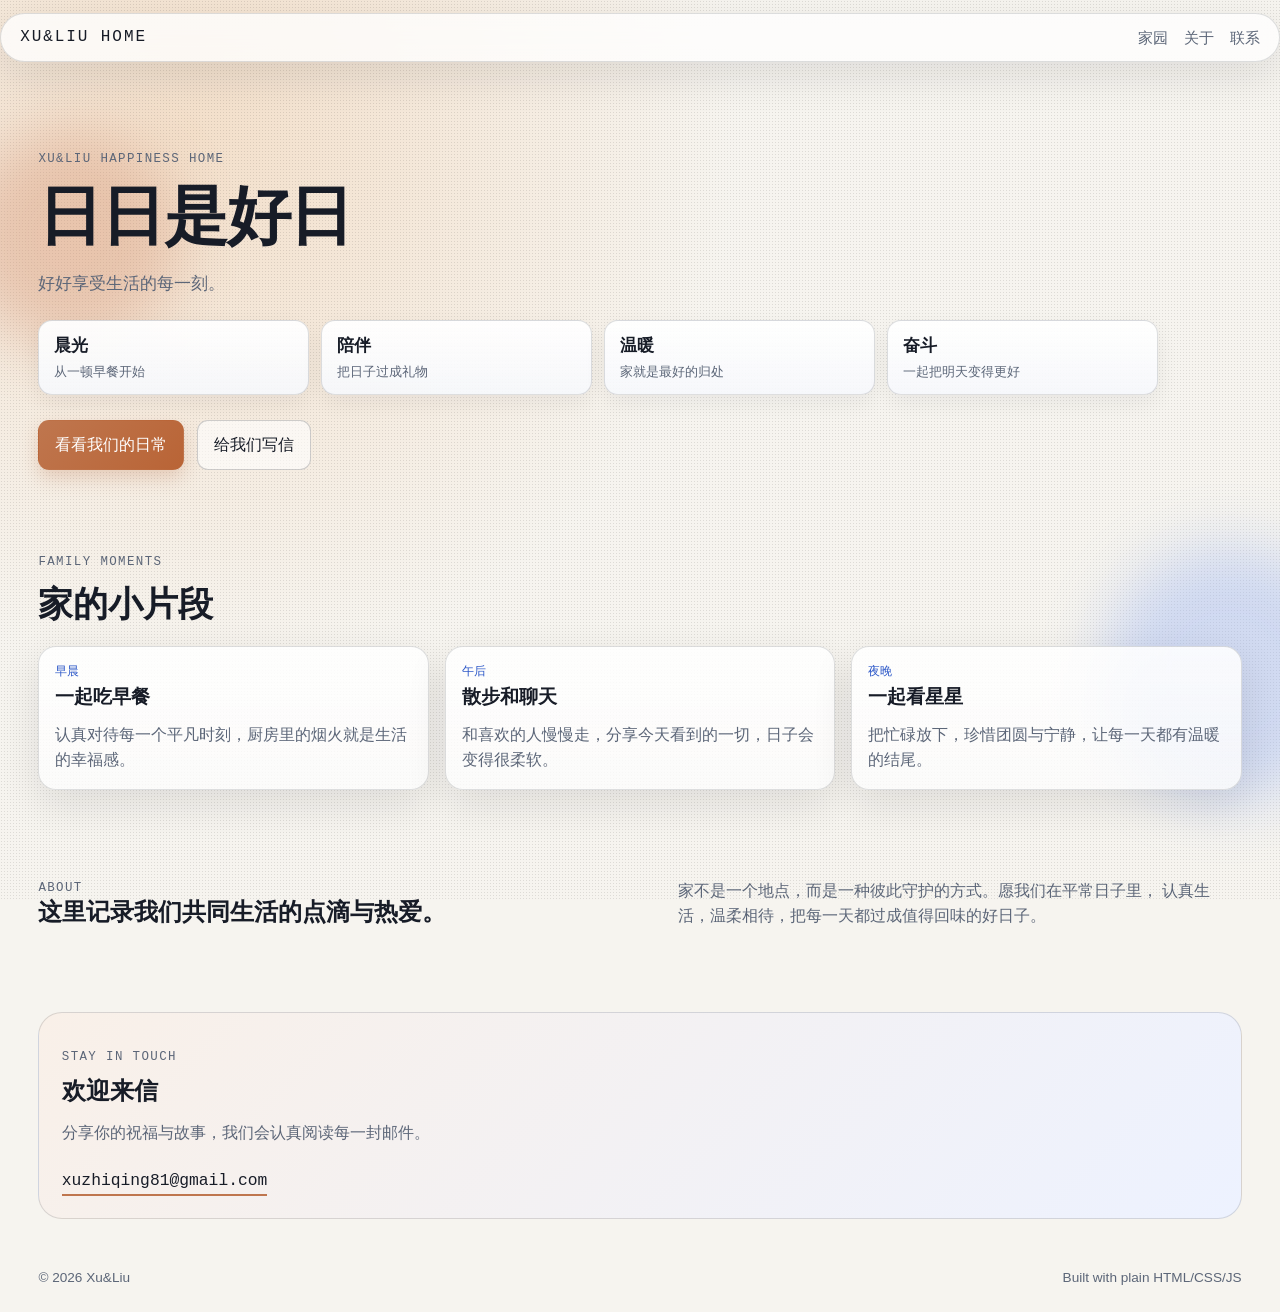
<file: index.html>
﻿<!doctype html>
<html lang="zh-CN">
<head>
  <meta charset="UTF-8" />
  <meta name="viewport" content="width=device-width, initial-scale=1.0" />
  <meta name="description" content="个人轻量化网站，展示简介、项目与联系方式。" />
  <link rel="icon" type="image/png" href="./favicon.png" />
  <title>Xu&amp;Liu happiness home</title>
  <link rel="stylesheet" href="./styles.css" />
</head>
<body>
  <div class="grain" aria-hidden="true"></div>
  <div class="orb orb-a" aria-hidden="true"></div>
  <div class="orb orb-b" aria-hidden="true"></div>

  <header class="topbar wrapper">
    <a class="brand" href="#home">XU&amp;LIU HOME</a>
    <nav>
      <a href="#projects">家园</a>
      <a href="#about">关于</a>
      <a href="#contact">联系</a>
    </nav>
  </header>

  <main id="home" class="wrapper">
    <section class="hero reveal">
      <p class="eyebrow">XU&amp;LIU HAPPINESS HOME</p>
      <h1>日日是好日</h1>
      <p class="lead">好好享受生活的每一刻。</p>
      <div class="hero-metrics">
        <div class="metric">
          <span class="metric-value">晨光</span>
          <span class="metric-label">从一顿早餐开始</span>
        </div>
        <div class="metric">
          <span class="metric-value">陪伴</span>
          <span class="metric-label">把日子过成礼物</span>
        </div>
        <div class="metric">
          <span class="metric-value">温暖</span>
          <span class="metric-label">家就是最好的归处</span>
        </div>
        <a id="open-effort-hub" class="metric metric-link" href="#effort-hub" aria-label="进入奋斗中心">
          <span class="metric-value">奋斗</span>
          <span class="metric-label">一起把明天变得更好</span>
        </a>
      </div>
      <div class="hero-actions">
        <a class="btn btn-solid" href="#projects">看看我们的日常</a>
        <a class="btn btn-ghost" href="#contact">给我们写信</a>
      </div>
    </section>

    <section id="effort-hub" class="section morning-report reveal hidden">
      <div class="morning-head">
        <div>
          <p class="eyebrow">EFFORT HUB</p>
          <h2>奋斗中心</h2>
        </div>
      </div>

      <p class="morning-line">先选择要查看的内容。</p>

      <div class="effort-tools">
        <button id="open-morning-report" class="effort-item" type="button">
          <span class="effort-item-title">晨报 <span id="effort-morning-date" class="effort-date">--</span></span>
          <span class="effort-item-desc">查看今日摘要与操作建议</span>
        </button>
        <a class="effort-item" href="./reports/gansu-history-411-volunteer-model-pro.html">
          <span class="effort-item-title">甘肃历史类 411 分志愿报告</span>
          <span class="effort-item-desc">查看 45 个志愿草表与选中项分析</span>
        </a>
        <a class="effort-item" href="./reports/china-power-market-reform-training.html">
          <span class="effort-item-title">中国电力市场改革培训</span>
          <span class="effort-item-desc">查看完整培训材料</span>
        </a>
      </div>

      <article id="morning-panel" class="morning-panel hidden" aria-live="polite">
        <div class="morning-head">
          <div>
            <p class="eyebrow">MORNING REPORT</p>
            <h3>晨报</h3>
          </div>
          <span id="morning-date" class="morning-date">2026-04-13</span>
        </div>

        <p id="morning-summary" class="morning-line">
          盘面偏震荡，建议以“低位吸纳+分批执行”为主，控制仓位，防止追高。
        </p>

        <div class="morning-grid">
          <article class="morning-card">
            <p class="morning-card-title">关键观察</p>
            <ul id="morning-highlights" class="morning-list">
              <li>成交额保持活跃，资金偏好电力与制造链。</li>
              <li>午后波动放大，需防短线回撤。</li>
              <li>政策面稳定，情绪中性偏谨慎。</li>
            </ul>
          </article>

          <article class="morning-card">
            <p class="morning-card-title">今日建议</p>
            <ul id="morning-actions" class="morning-list">
              <li>采购侧：分批挂单，避免一次性追价。</li>
              <li>报价侧：保持弹性区间，预留调整空间。</li>
              <li>风控侧：重点监控偏差电量与高波动时段。</li>
            </ul>
          </article>
        </div>

        <div class="morning-footer">
          <a id="morning-full-link" class="btn btn-solid" href="/morning/latest.html">阅读原文</a>
          <span class="morning-meta">自动展示当日最新晨报</span>
        </div>
      </article>
    </section>

    <section id="projects" class="section reveal">
      <div class="section-head">
        <p class="eyebrow">FAMILY MOMENTS</p>
        <h2>家的小片段</h2>
      </div>
      <div class="cards">
        <article class="card">
          <p class="tag">早晨</p>
          <h3>一起吃早餐</h3>
          <p>认真对待每一个平凡时刻，厨房里的烟火就是生活的幸福感。</p>
        </article>
        <article class="card">
          <p class="tag">午后</p>
          <h3>散步和聊天</h3>
          <p>和喜欢的人慢慢走，分享今天看到的一切，日子会变得很柔软。</p>
        </article>
        <article class="card">
          <p class="tag">夜晚</p>
          <h3>一起看星星</h3>
          <p>把忙碌放下，珍惜团圆与宁静，让每一天都有温暖的结尾。</p>
        </article>
      </div>
    </section>

    <section id="about" class="section split reveal">
      <div>
        <p class="eyebrow">ABOUT</p>
        <h2>这里记录我们共同生活的点滴与热爱。</h2>
      </div>
      <p>
        家不是一个地点，而是一种彼此守护的方式。愿我们在平常日子里，
        认真生活，温柔相待，把每一天都过成值得回味的好日子。
      </p>
    </section>

    <section id="contact" class="section contact reveal">
      <p class="eyebrow">STAY IN TOUCH</p>
      <h2>欢迎来信</h2>
      <p>分享你的祝福与故事，我们会认真阅读每一封邮件。</p>
      <a class="mail" href="mailto:xuzhiqing81@gmail.com">xuzhiqing81@gmail.com</a>
    </section>
  </main>

  <footer class="wrapper footer">
    <span>© 2026 Xu&amp;Liu</span>
    <span>Built with plain HTML/CSS/JS</span>
  </footer>

  <script src="./script.js" defer></script>
</body>
</html>
</file>
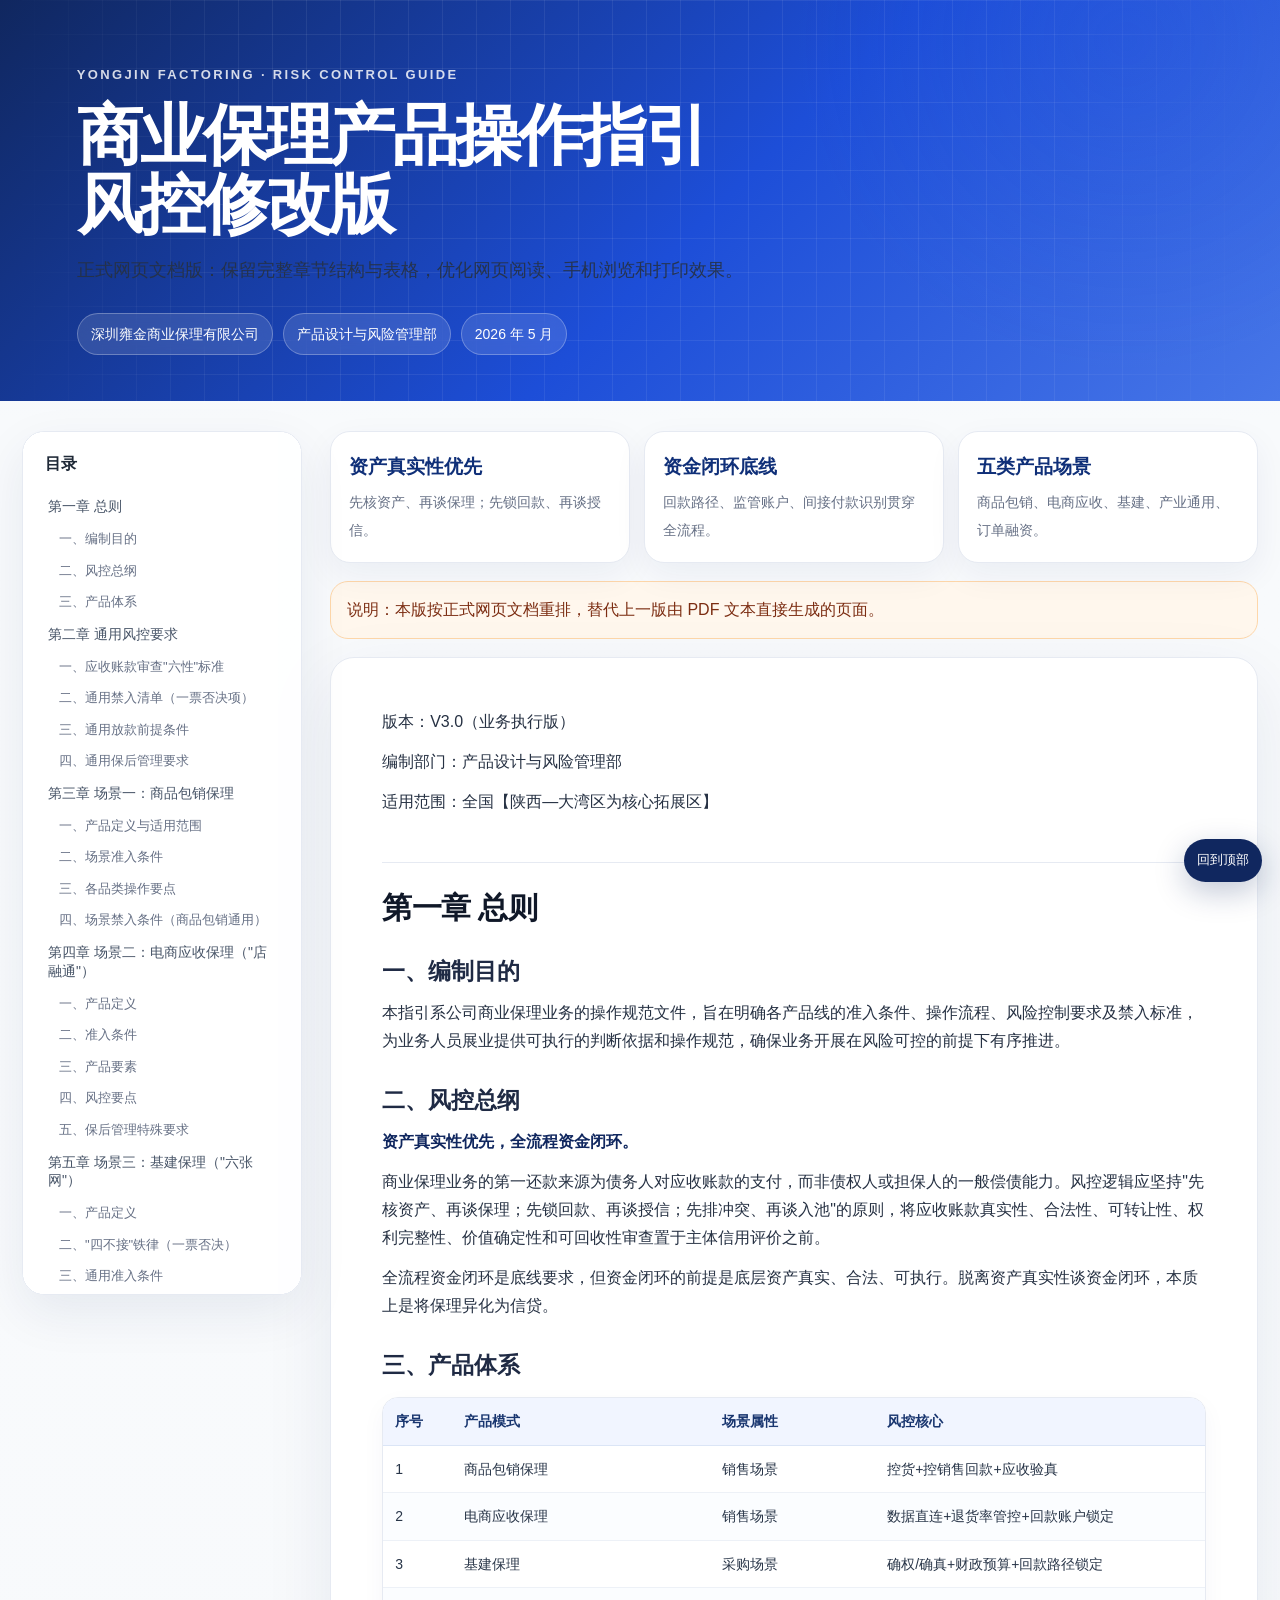
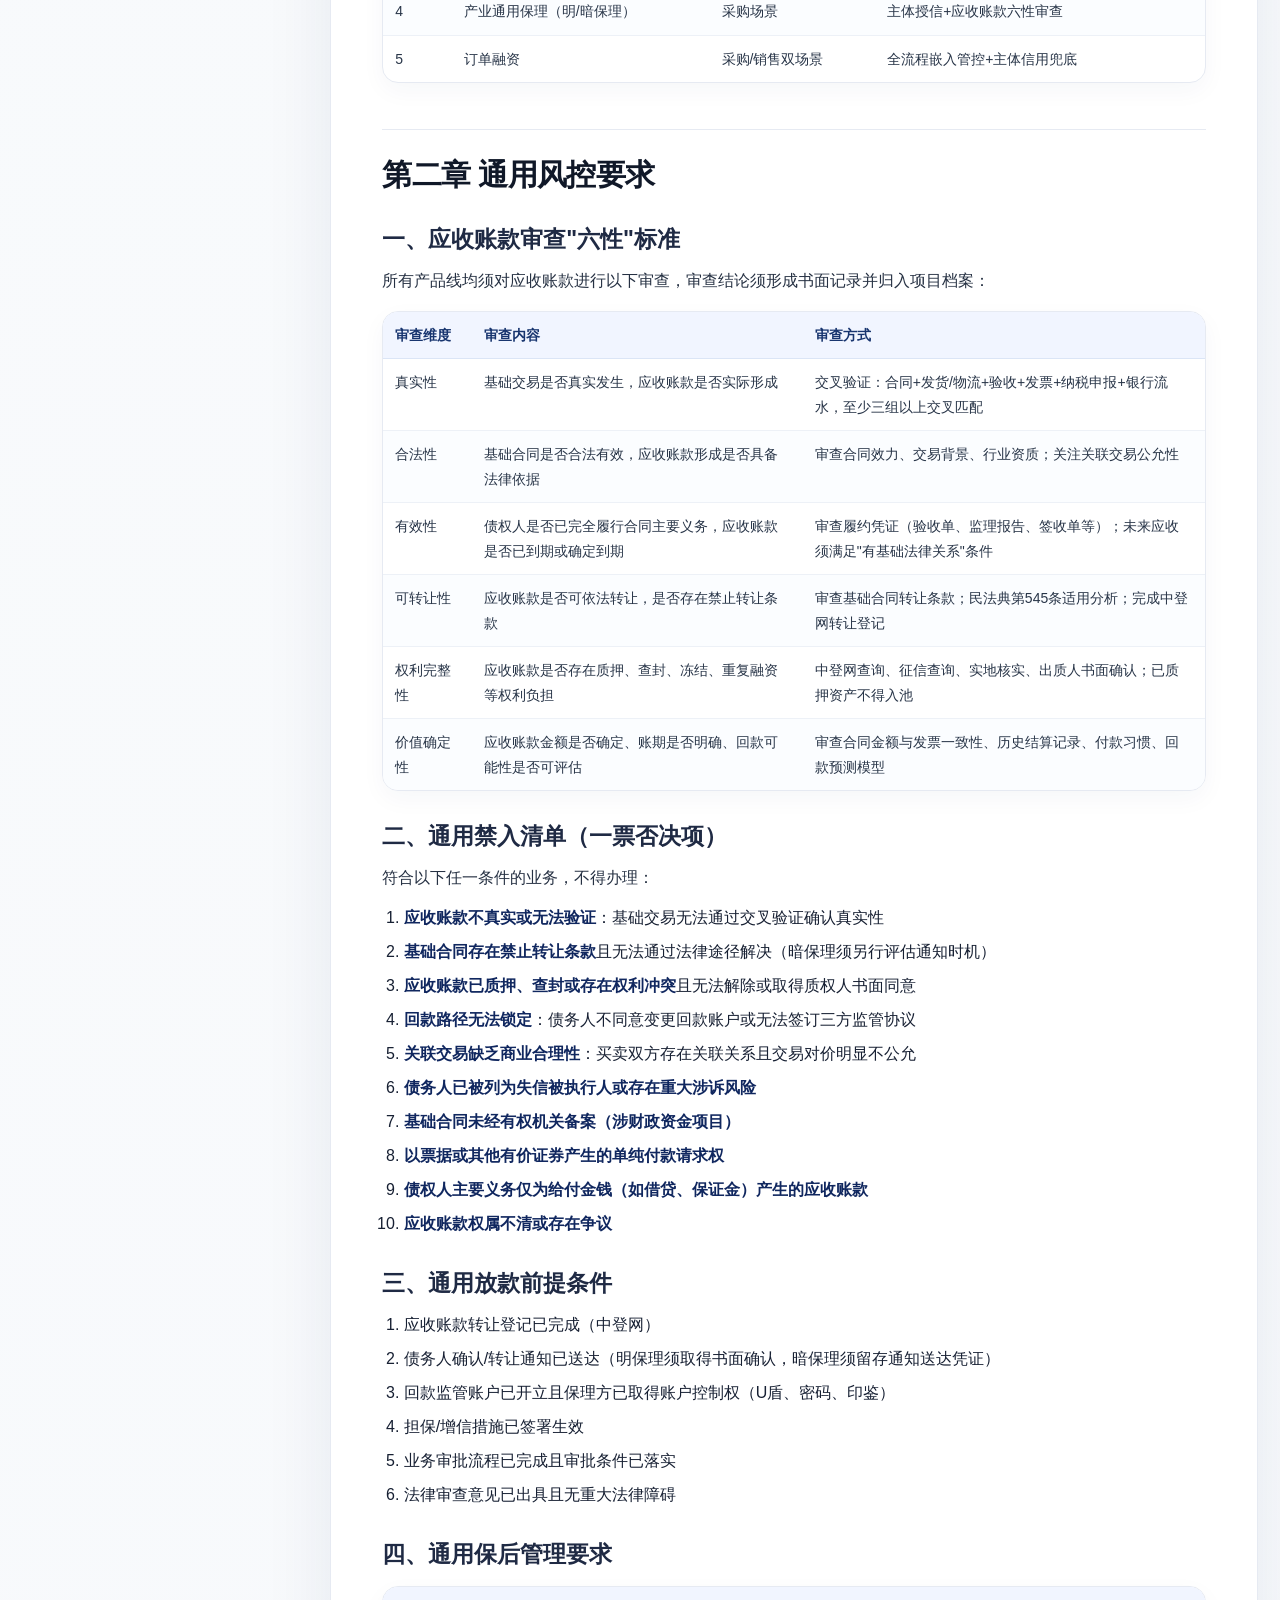
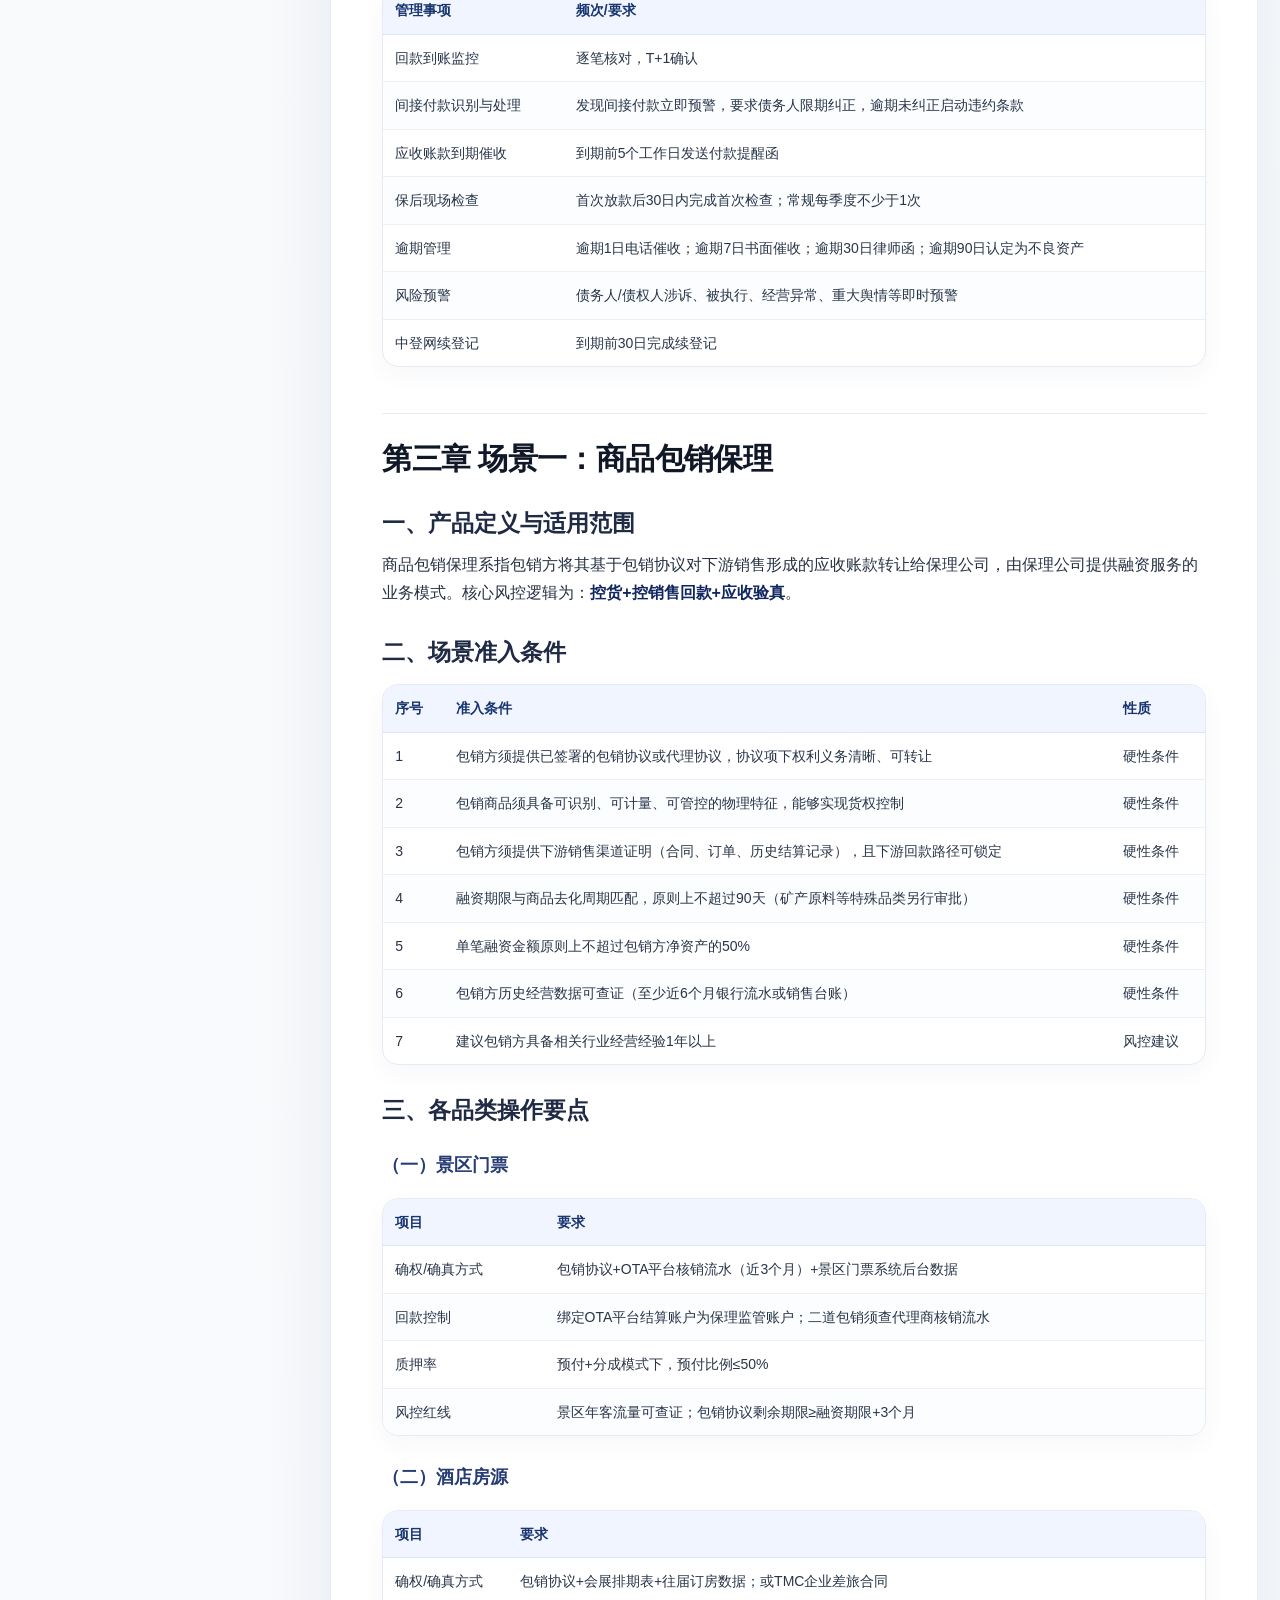
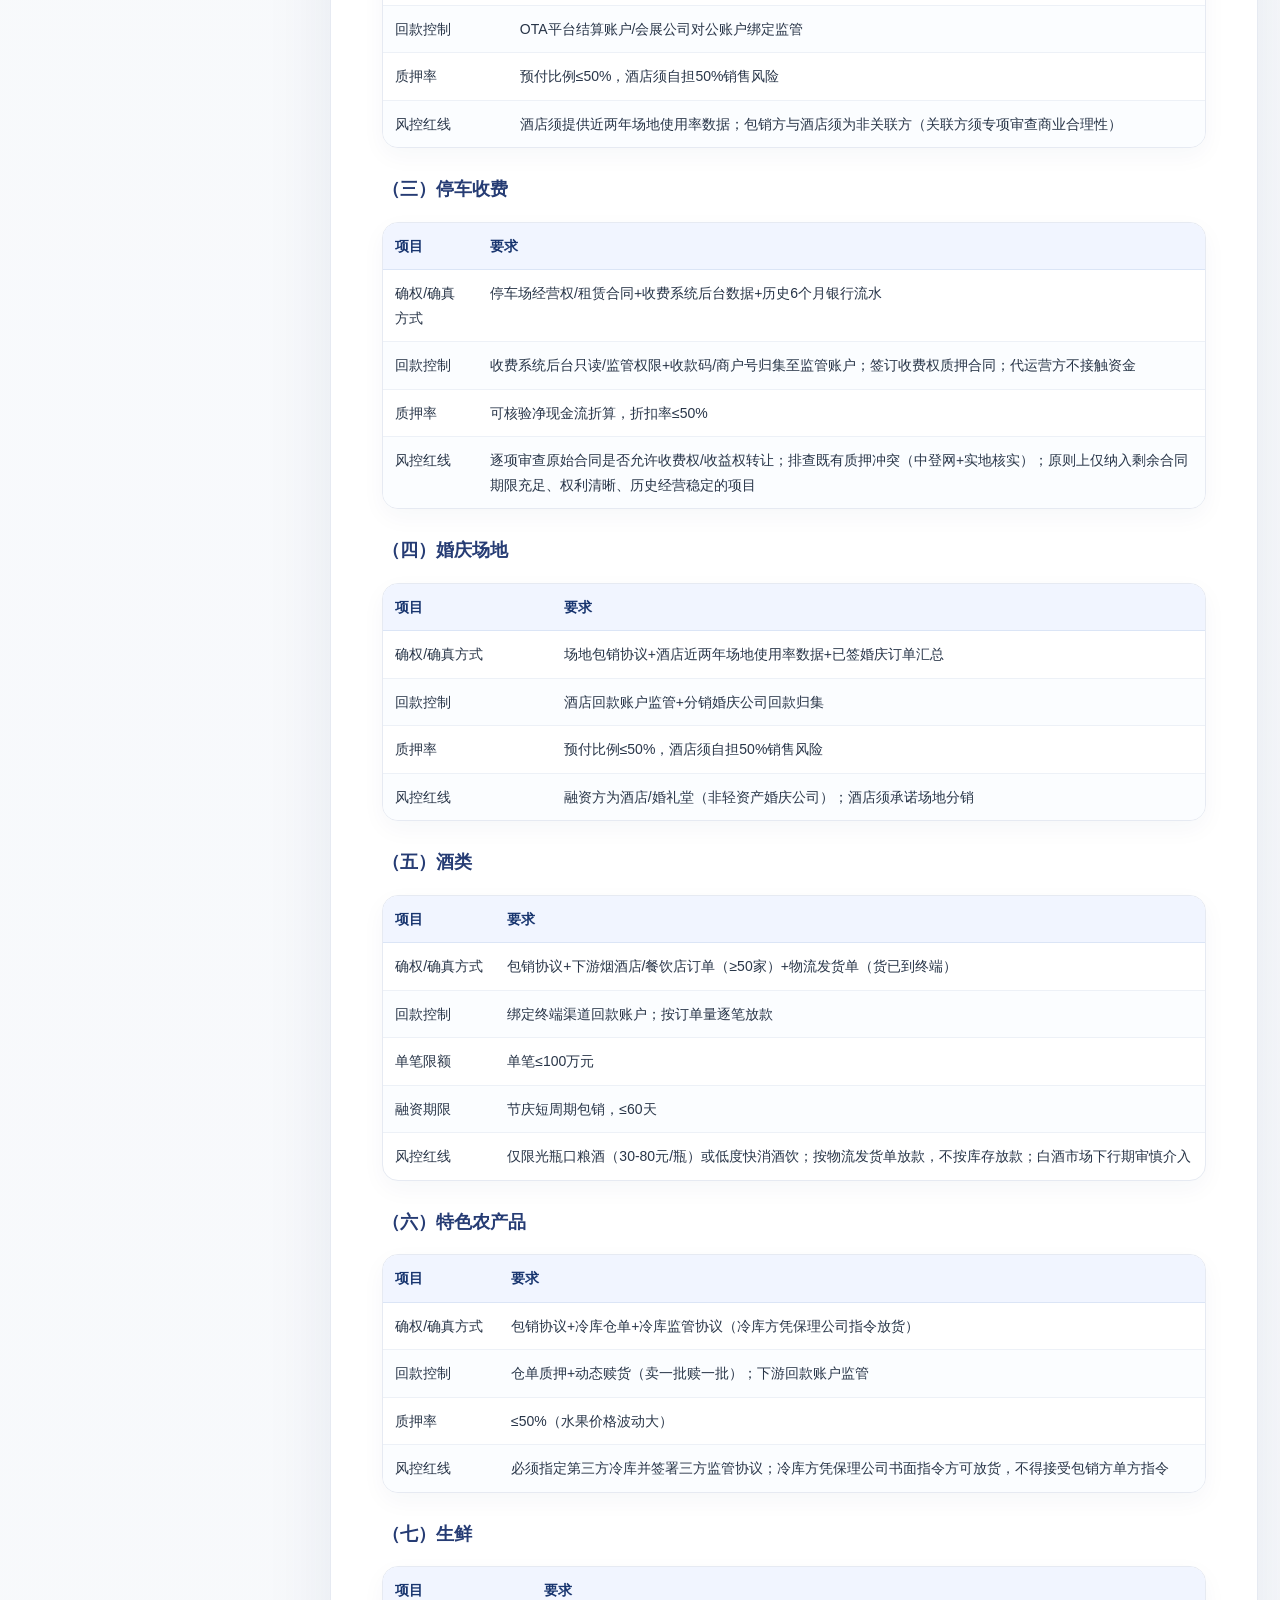
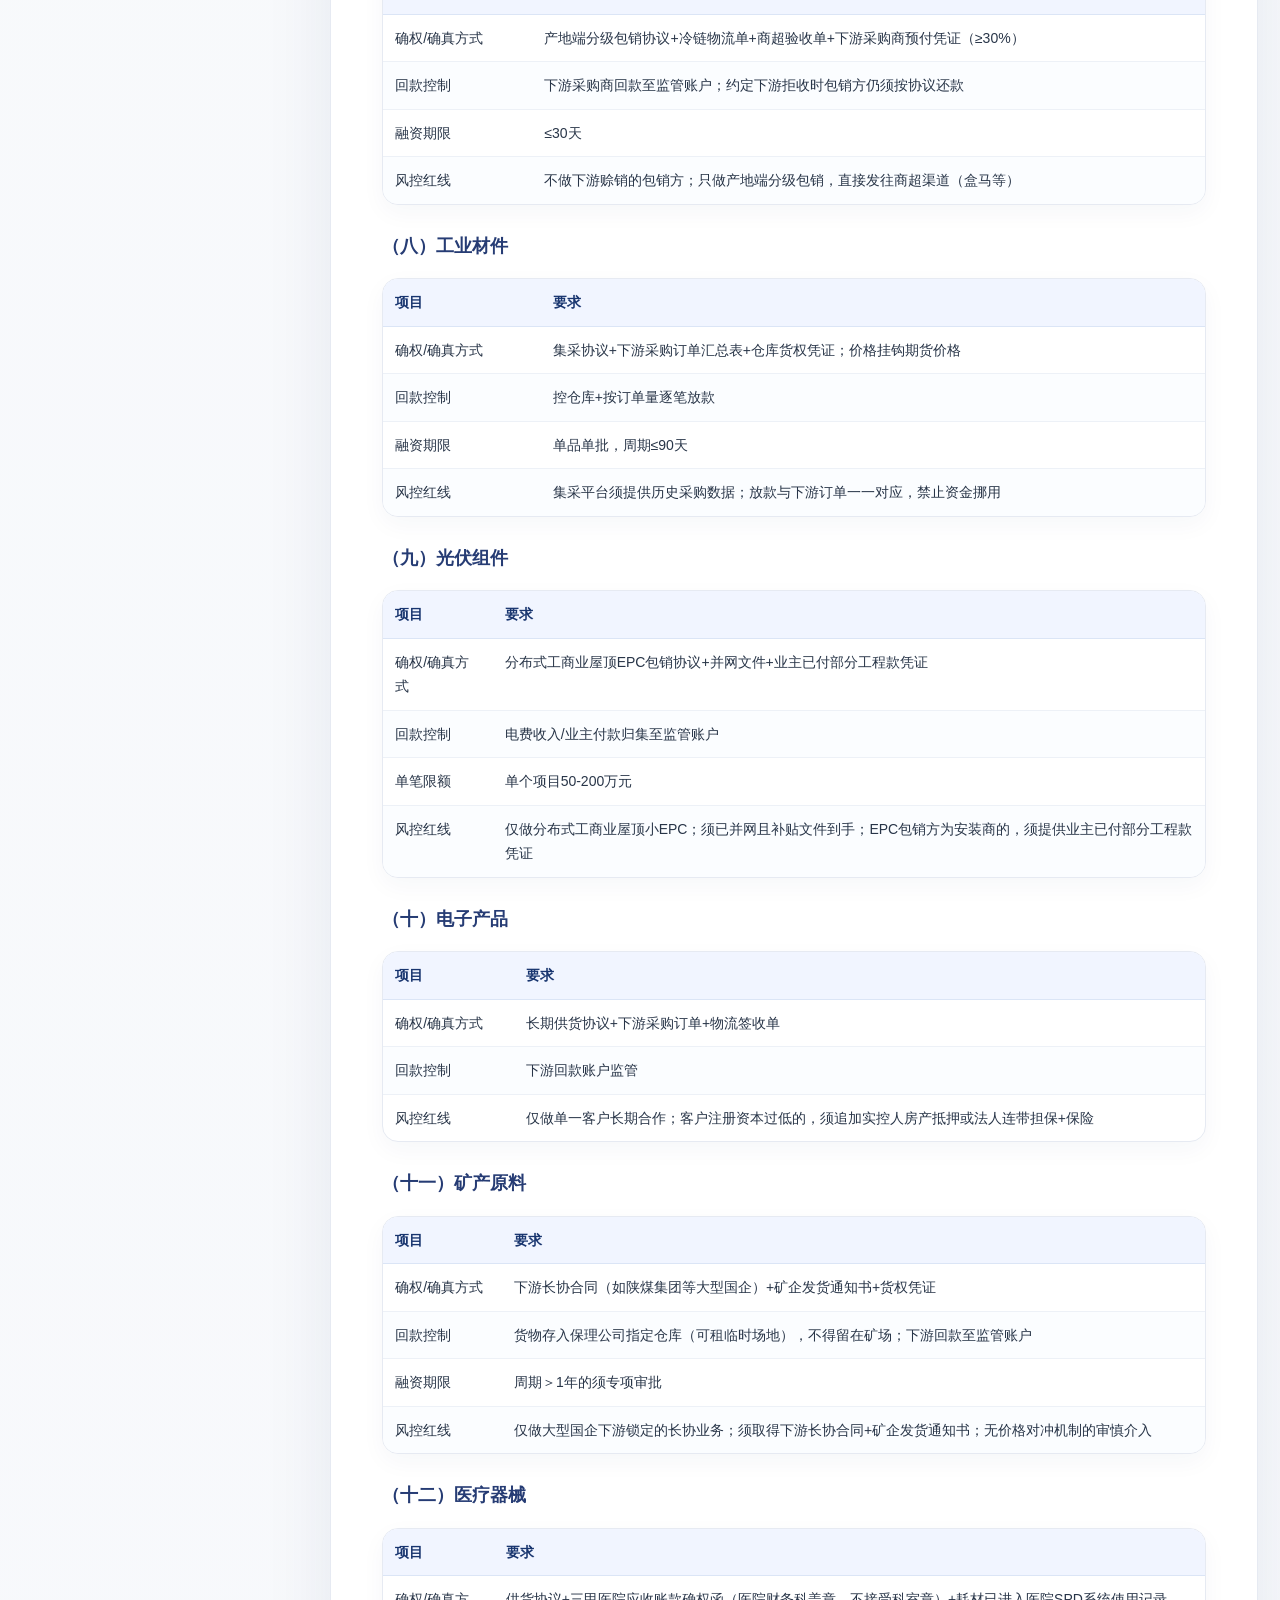
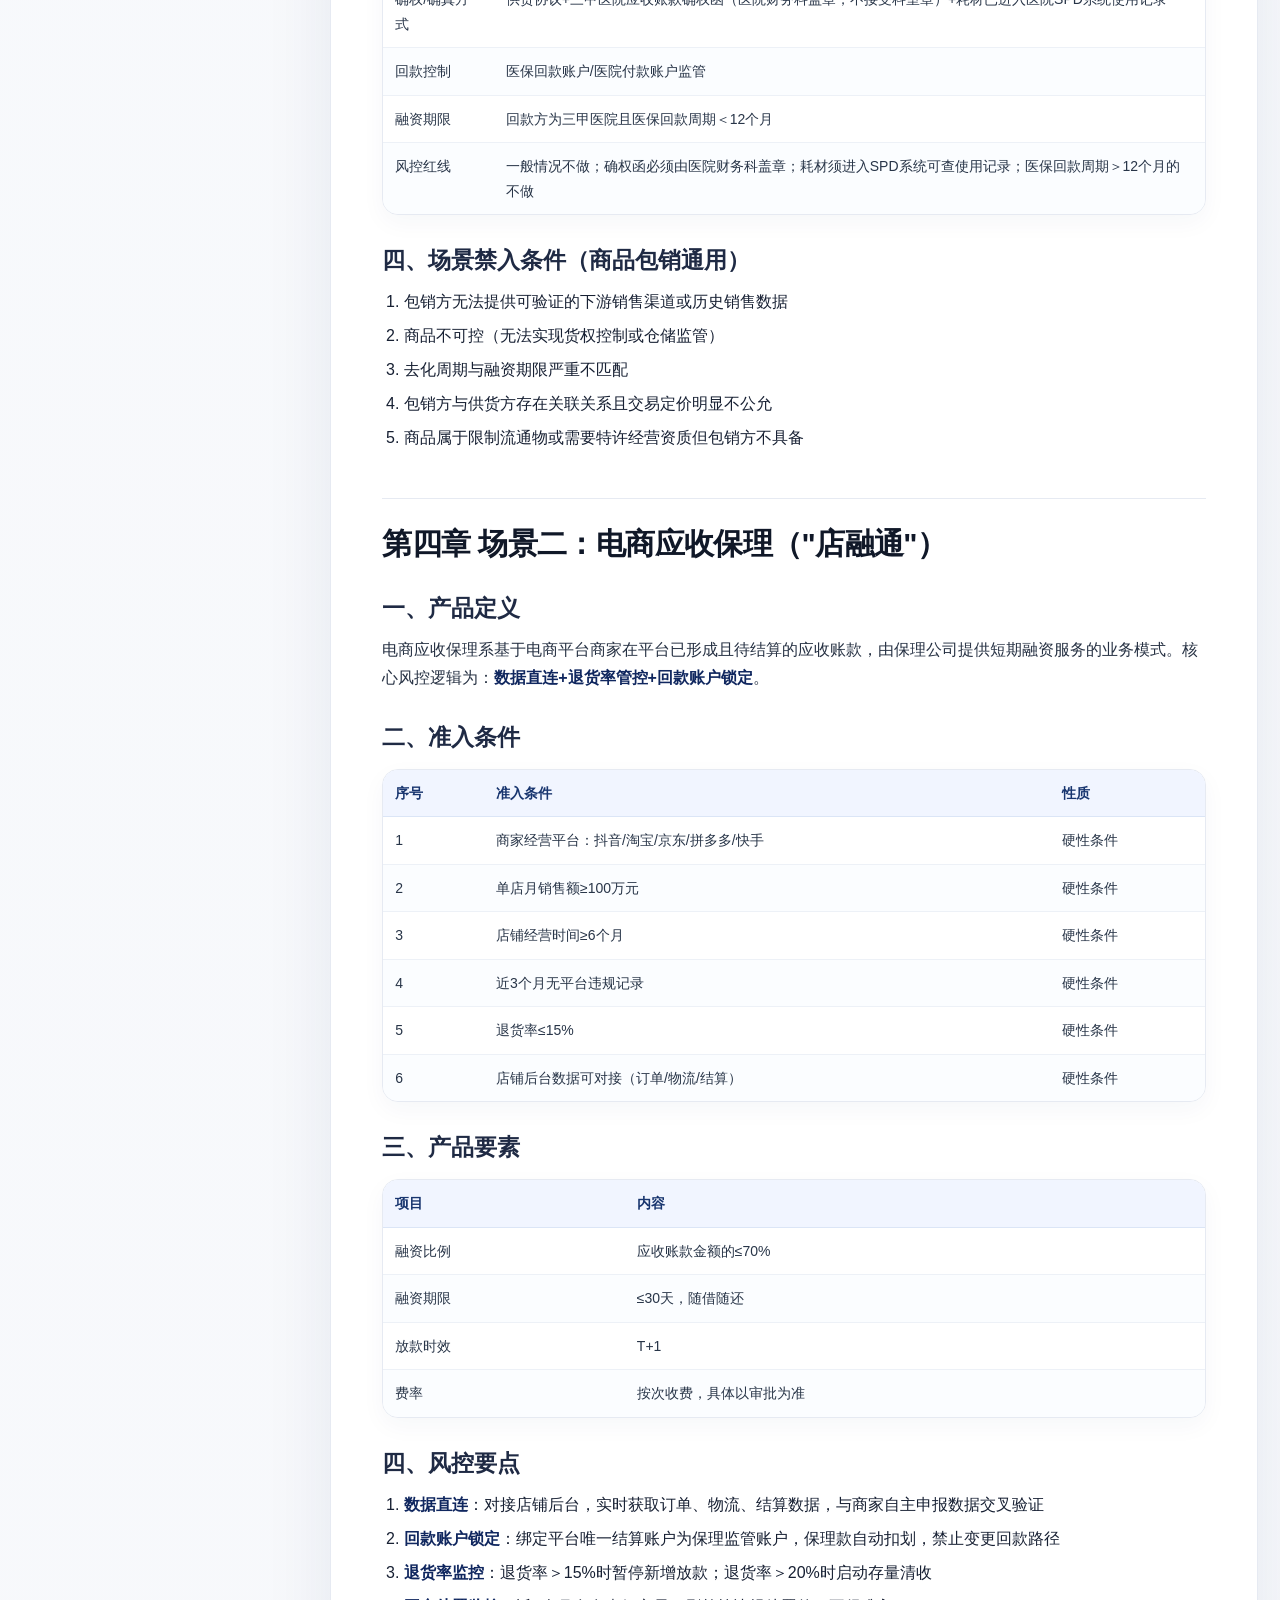
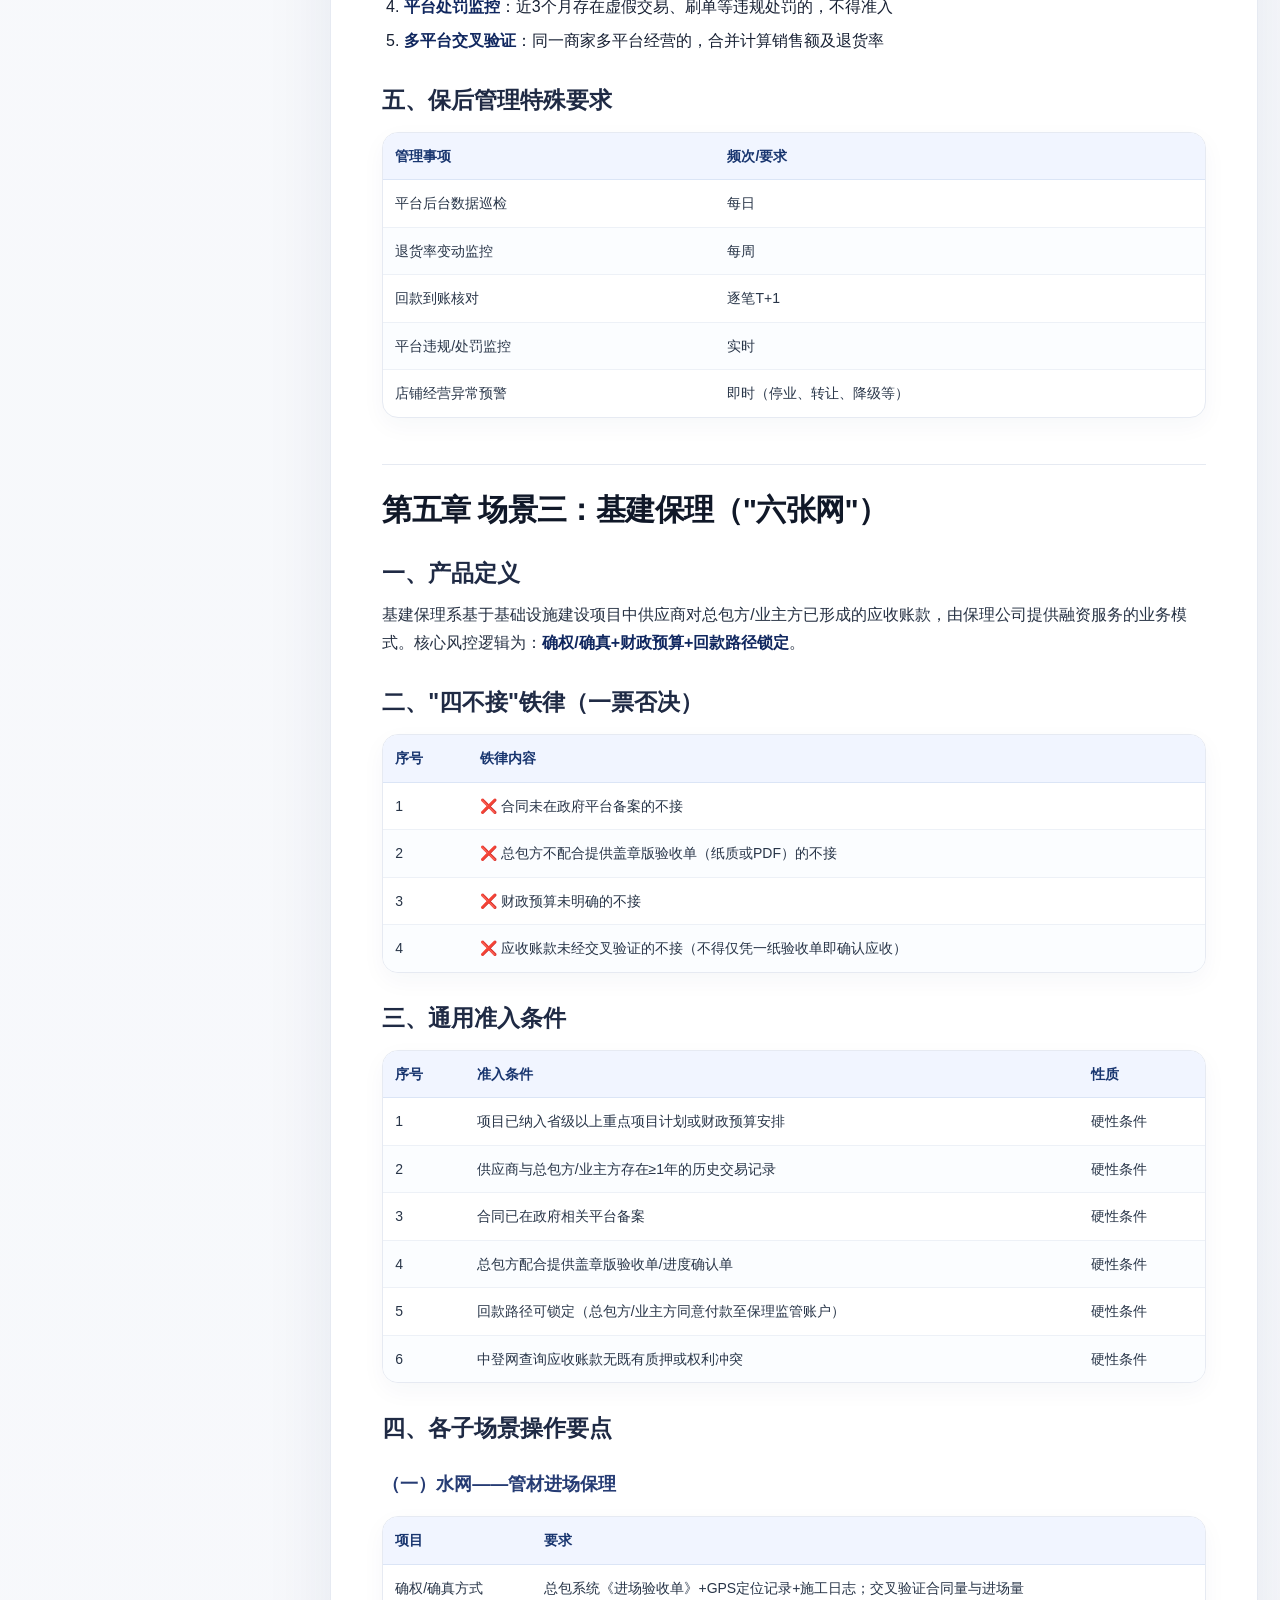
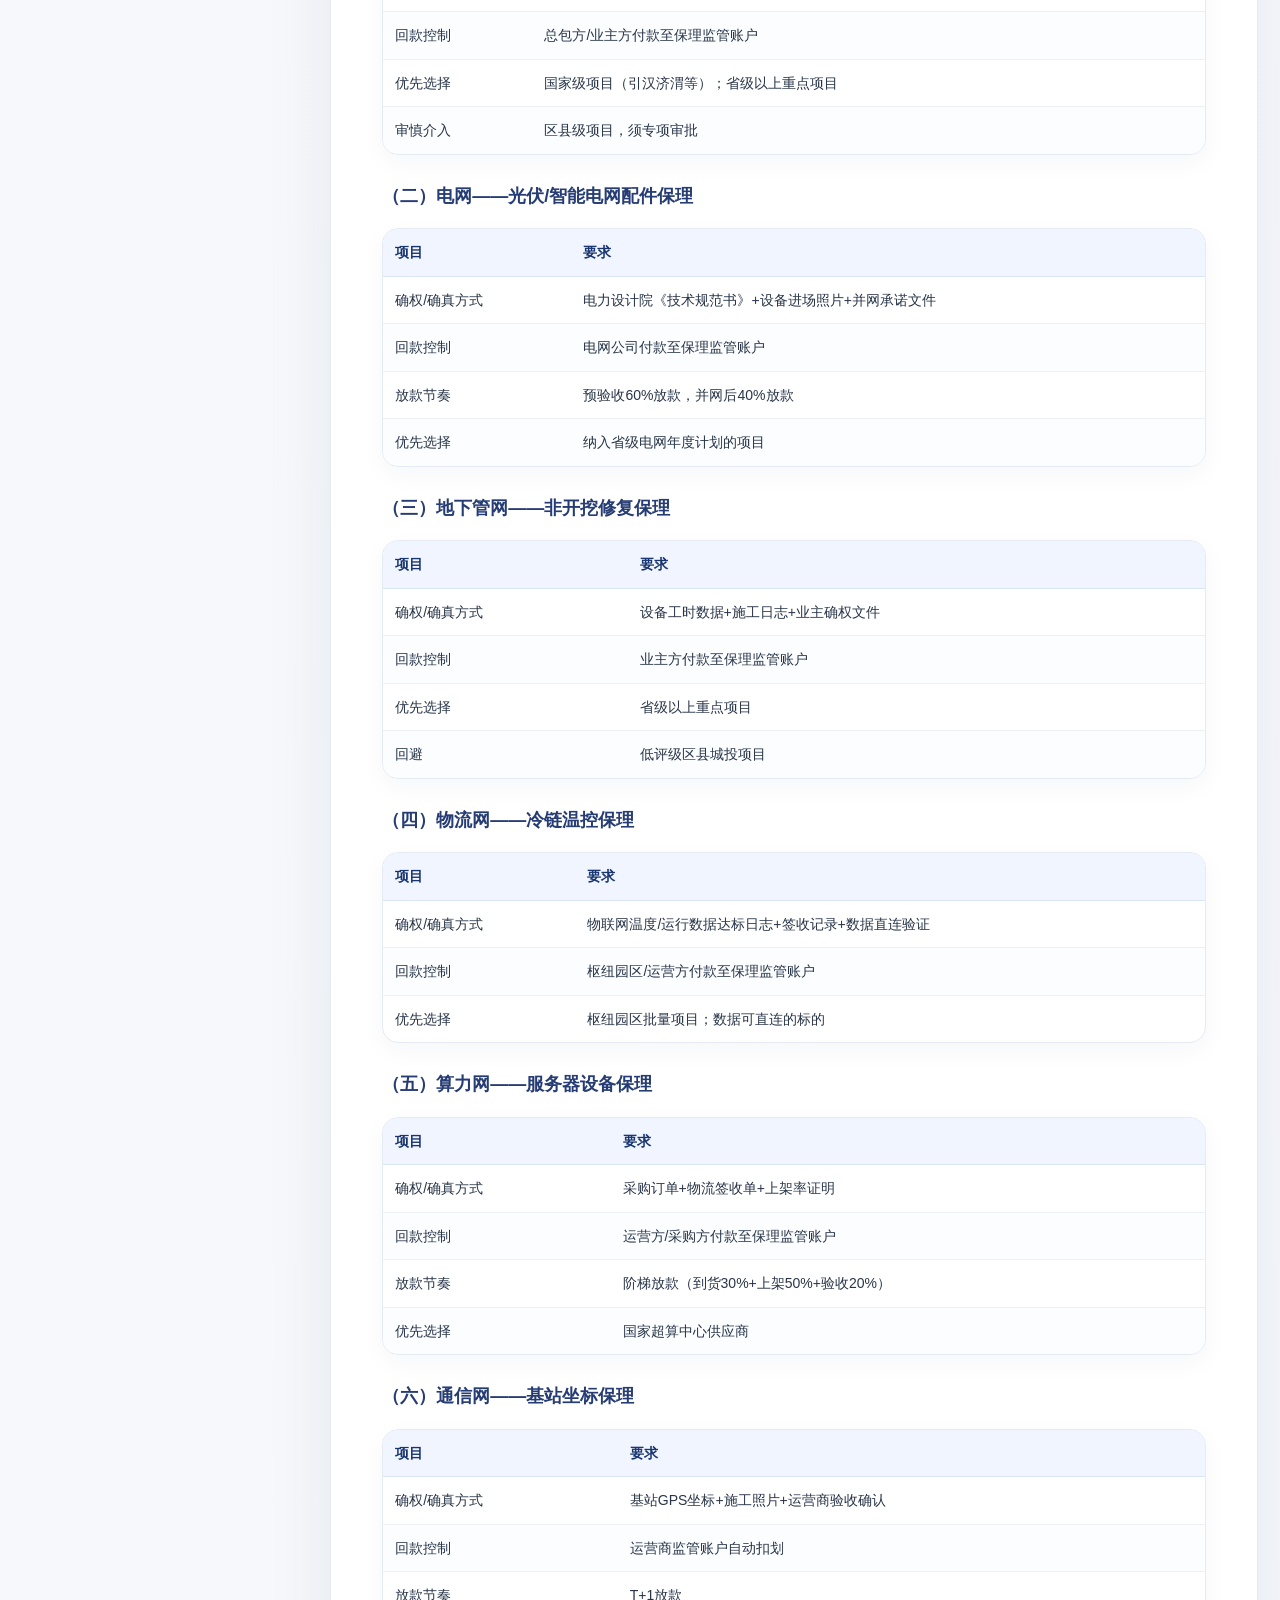
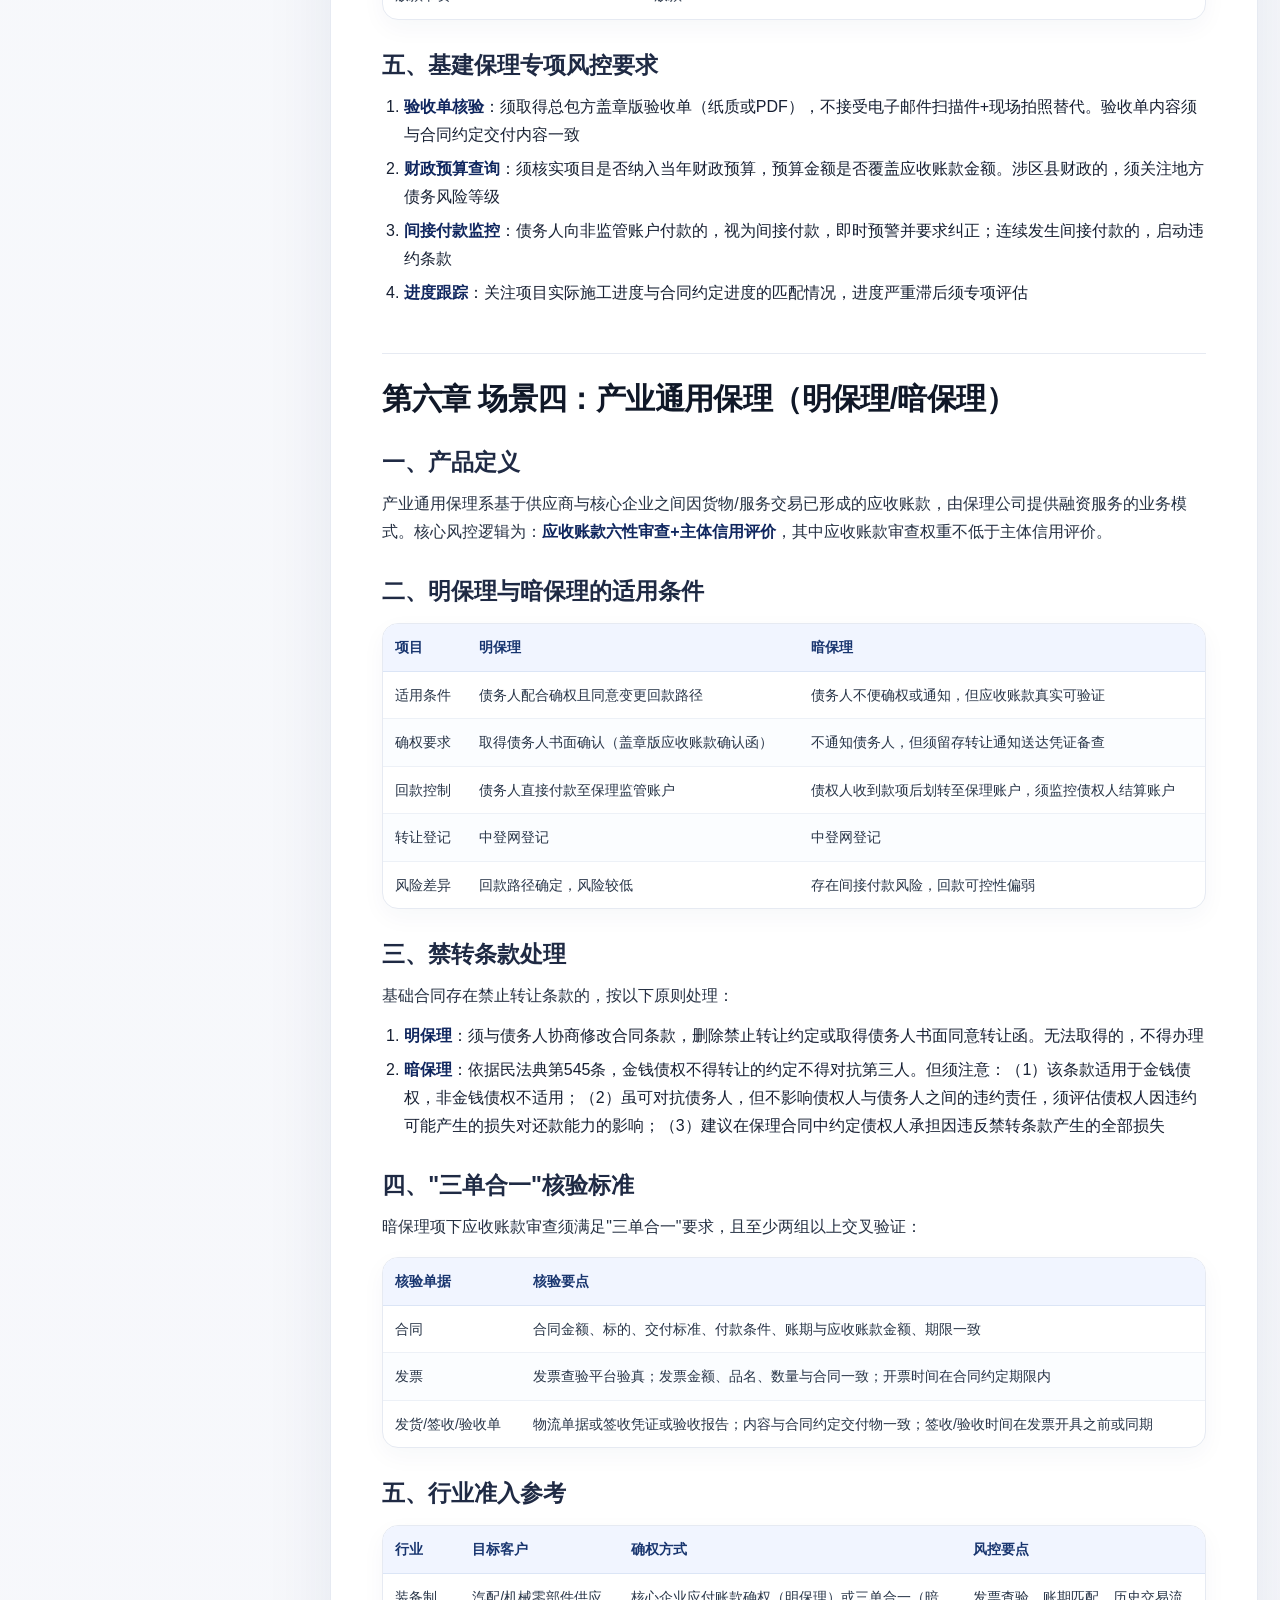
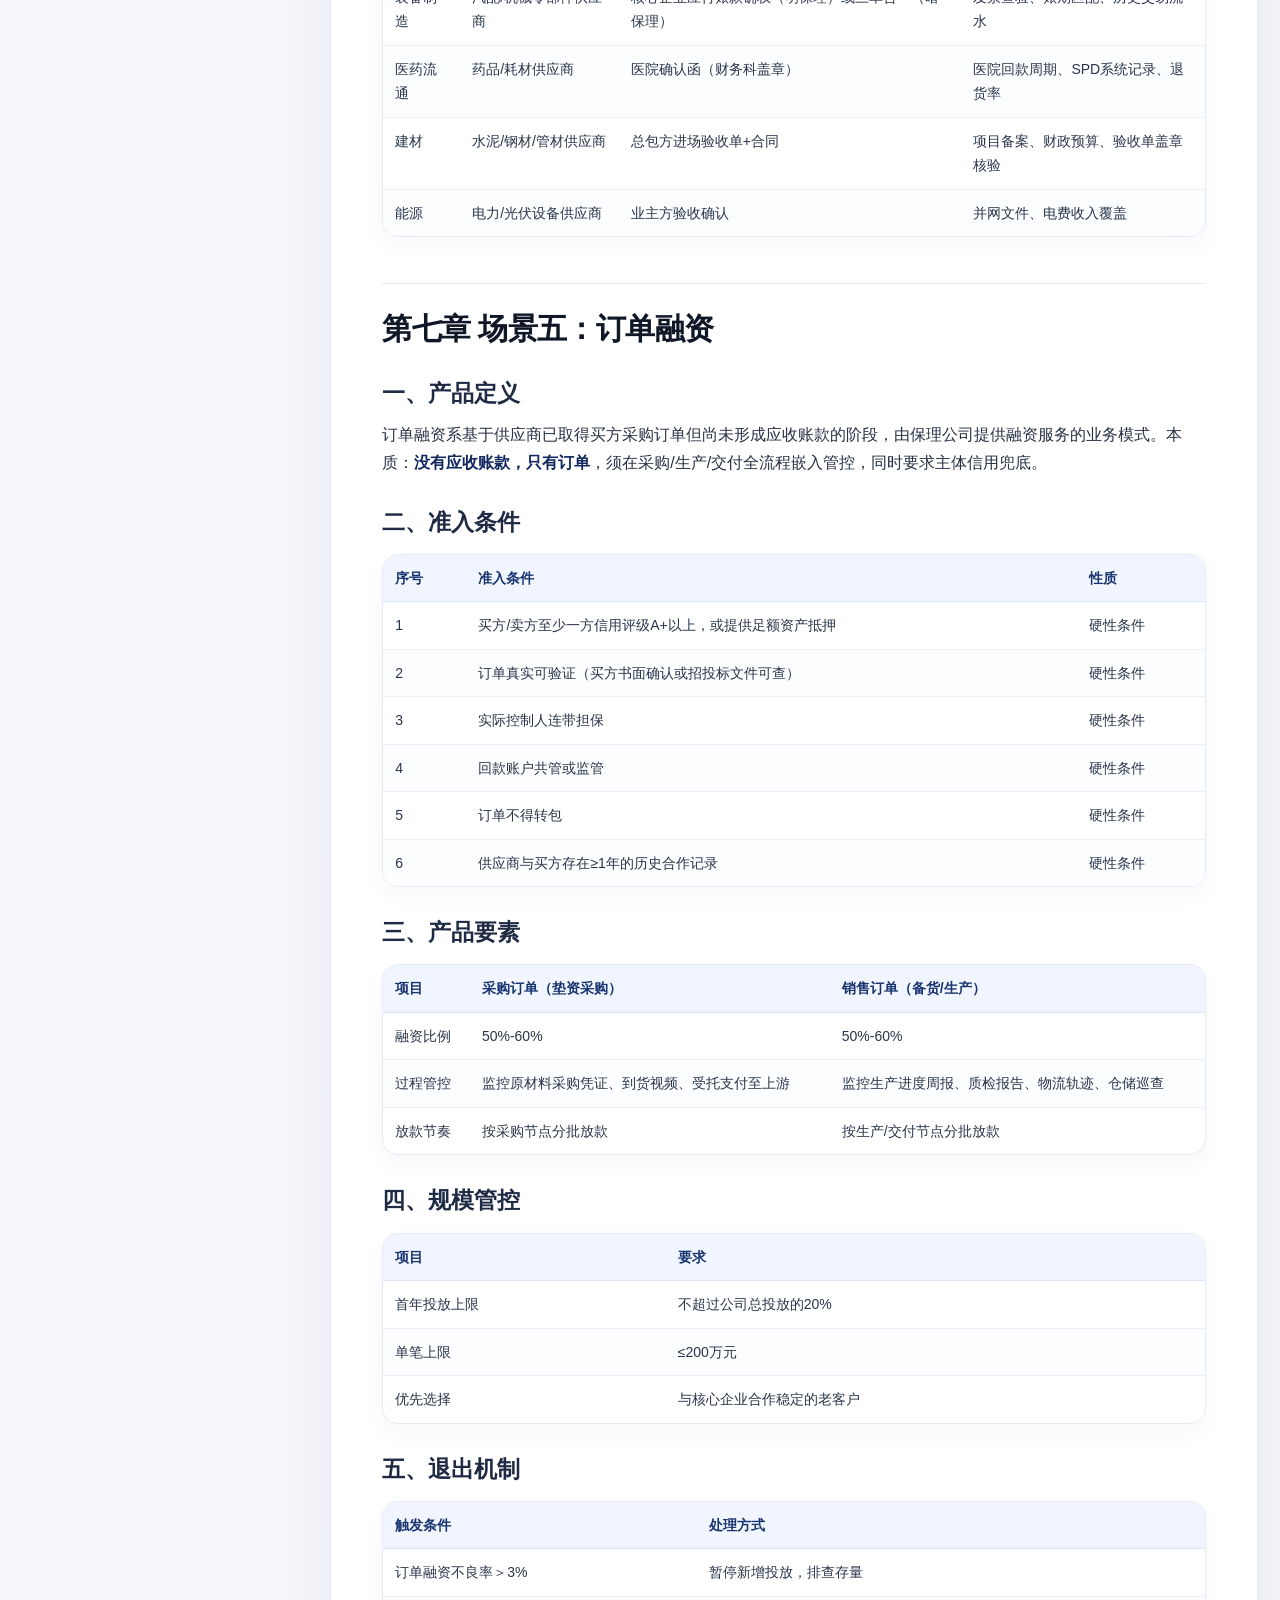
<file: factoring-risk-guide/index.html>
<!doctype html>
<html lang="zh-CN">
<head>
<meta charset="utf-8">
<meta name="viewport" content="width=device-width, initial-scale=1">
<title>商业保理产品操作指引｜风控修改版</title>
<meta name="description" content="商业保理产品操作指引风控修改版：覆盖产品体系、通用风控、商品包销、电商应收、基建、产业通用保理、订单融资与审批流程。">
<style>
:root{--bg:#f6f7fb;--paper:#ffffff;--ink:#172033;--muted:#667085;--blue:#1d4ed8;--blue2:#0f2f78;--line:#e6eaf2;--soft:#eff6ff;--green:#087f5b;--orange:#b45309;}
*{box-sizing:border-box}html{scroll-behavior:smooth}body{margin:0;background:linear-gradient(180deg,#eef4ff 0,#f8fafc 420px,#f6f7fb 100%);color:var(--ink);font-family:-apple-system,BlinkMacSystemFont,"Segoe UI","PingFang SC","Microsoft YaHei",Arial,sans-serif;line-height:1.75}
a{color:inherit}.hero{position:relative;padding:64px 6vw 46px;overflow:hidden;background:radial-gradient(circle at 88% 10%,rgba(29,78,216,.18),transparent 28%),linear-gradient(135deg,#10275f,#1d4ed8 55%,#4776e8);color:white}.hero:before{content:"";position:absolute;inset:0;background-image:linear-gradient(rgba(255,255,255,.07) 1px,transparent 1px),linear-gradient(90deg,rgba(255,255,255,.07) 1px,transparent 1px);background-size:34px 34px;mask-image:linear-gradient(90deg,transparent,black 20%,black 80%,transparent)}.hero-inner{position:relative;max-width:1180px;margin:auto}.eyebrow{font-size:13px;font-weight:800;letter-spacing:.18em;opacity:.82;text-transform:uppercase}h1{font-size:clamp(34px,5.8vw,66px);line-height:1.05;margin:14px 0 16px;letter-spacing:-.045em}.lead{max-width:860px;font-size:18px;opacity:.9;margin:0}.meta{display:flex;flex-wrap:wrap;gap:10px;margin-top:26px}.pill{padding:8px 13px;border:1px solid rgba(255,255,255,.28);border-radius:999px;background:rgba(255,255,255,.12);backdrop-filter:blur(10px);font-size:14px}
.layout{max-width:1320px;margin:0 auto;display:grid;grid-template-columns:280px minmax(0,1fr);gap:28px;padding:30px 22px 72px}.toc{position:sticky;top:18px;align-self:start;max-height:calc(100vh - 36px);overflow:auto;background:rgba(255,255,255,.92);border:1px solid var(--line);box-shadow:0 18px 50px rgba(16,39,95,.08);border-radius:22px;padding:16px}.toc-title{font-weight:800;margin:2px 6px 12px;color:#1f2937}.toc a{display:block;text-decoration:none;border-radius:10px;padding:7px 9px;color:#475467;font-size:14px;line-height:1.35}.toc a:hover{background:var(--soft);color:var(--blue)}.toc .lv3{padding-left:20px;font-size:13px;color:#667085}
.quick{display:grid;grid-template-columns:repeat(3,minmax(0,1fr));gap:14px;margin-bottom:18px}.card{background:white;border:1px solid var(--line);border-radius:20px;padding:18px;box-shadow:0 12px 34px rgba(16,39,95,.06)}.card strong{display:block;font-size:19px;color:var(--blue2);margin-bottom:4px}.card span{color:var(--muted);font-size:14px}.doc{background:var(--paper);border:1px solid var(--line);border-radius:24px;padding:38px clamp(22px,4vw,58px);box-shadow:0 22px 70px rgba(16,39,95,.08)}
h2{font-size:30px;line-height:1.25;margin:46px 0 18px;padding-top:26px;border-top:1px solid var(--line);letter-spacing:-.02em;color:#101828}h2:first-child{margin-top:0;border-top:0;padding-top:0}h3{font-size:23px;line-height:1.35;margin:30px 0 12px;color:#1f2a44}h4{font-size:18px;margin:24px 0 10px;color:#263c74}p{margin:12px 0;color:#263143}strong{color:#10275f}code{background:#eef2ff;border:1px solid #dbe4ff;border-radius:6px;padding:1px 5px}ul,ol{padding-left:1.35em;margin:10px 0 18px}li{margin:6px 0}.table-wrap{overflow:auto;margin:16px 0 26px;border:1px solid var(--line);border-radius:16px;background:white;box-shadow:0 8px 24px rgba(16,39,95,.04)}table{width:100%;border-collapse:separate;border-spacing:0;font-size:14px;min-width:680px}th{position:sticky;top:0;background:#f1f5ff;color:#18356f;text-align:left;font-weight:800;border-bottom:1px solid #dbe5f6;padding:11px 12px;white-space:nowrap}td{vertical-align:top;border-bottom:1px solid #edf1f7;padding:11px 12px;color:#283548}tr:last-child td{border-bottom:0}tbody tr:nth-child(even){background:#fbfdff}.code{background:#0b1220;color:#e5e7eb;border-radius:14px;padding:14px 16px;overflow:auto}.notice{background:#fff7ed;border:1px solid #fed7aa;color:#7c2d12;border-radius:18px;padding:14px 16px;margin-bottom:18px}.toplink{position:fixed;right:18px;bottom:18px;text-decoration:none;background:#10275f;color:#fff;padding:10px 13px;border-radius:999px;box-shadow:0 10px 30px rgba(16,39,95,.25);font-size:13px}footer{text-align:center;color:var(--muted);font-size:13px;padding:28px}
@media(max-width:980px){.layout{display:block;padding:18px 12px 56px}.toc{position:relative;top:auto;max-height:none;margin-bottom:16px}.quick{grid-template-columns:1fr}.doc{padding:24px 16px;border-radius:18px}table{font-size:13px;min-width:620px}}
@media print{body{background:white}.hero,.toc,.quick,.notice,.toplink,footer{display:none}.layout{display:block;padding:0}.doc{border:0;box-shadow:none;padding:0}h2{break-before:page}.table-wrap{box-shadow:none;overflow:visible}table{min-width:0;font-size:10.5pt}th{position:static}}
</style>
</head>
<body id="top">
<header class="hero"><div class="hero-inner">
  <div class="eyebrow">YONGJIN FACTORING · RISK CONTROL GUIDE</div>
  <h1>商业保理产品操作指引<br>风控修改版</h1>
  <p class="lead">正式网页文档版：保留完整章节结构与表格，优化网页阅读、手机浏览和打印效果。</p>
  <div class="meta"><span class="pill">深圳雍金商业保理有限公司</span><span class="pill">产品设计与风险管理部</span><span class="pill">2026 年 5 月</span></div>
</div></header>
<div class="layout">
<aside class="toc"><div class="toc-title">目录</div><a class="lv2" href="#第一章-总则">第一章 总则</a>
<a class="lv3" href="#一-编制目的">一、编制目的</a>
<a class="lv3" href="#二-风控总纲">二、风控总纲</a>
<a class="lv3" href="#三-产品体系">三、产品体系</a>
<a class="lv2" href="#第二章-通用风控要求">第二章 通用风控要求</a>
<a class="lv3" href="#一-应收账款审查-六性-标准">一、应收账款审查&quot;六性&quot;标准</a>
<a class="lv3" href="#二-通用禁入清单-一票否决项">二、通用禁入清单（一票否决项）</a>
<a class="lv3" href="#三-通用放款前提条件">三、通用放款前提条件</a>
<a class="lv3" href="#四-通用保后管理要求">四、通用保后管理要求</a>
<a class="lv2" href="#第三章-场景一-商品包销保理">第三章 场景一：商品包销保理</a>
<a class="lv3" href="#一-产品定义与适用范围">一、产品定义与适用范围</a>
<a class="lv3" href="#二-场景准入条件">二、场景准入条件</a>
<a class="lv3" href="#三-各品类操作要点">三、各品类操作要点</a>
<a class="lv3" href="#四-场景禁入条件-商品包销通用">四、场景禁入条件（商品包销通用）</a>
<a class="lv2" href="#第四章-场景二-电商应收保理-店融通">第四章 场景二：电商应收保理（&quot;店融通&quot;）</a>
<a class="lv3" href="#一-产品定义">一、产品定义</a>
<a class="lv3" href="#二-准入条件">二、准入条件</a>
<a class="lv3" href="#三-产品要素">三、产品要素</a>
<a class="lv3" href="#四-风控要点">四、风控要点</a>
<a class="lv3" href="#五-保后管理特殊要求">五、保后管理特殊要求</a>
<a class="lv2" href="#第五章-场景三-基建保理-六张网">第五章 场景三：基建保理（&quot;六张网&quot;）</a>
<a class="lv3" href="#一-产品定义">一、产品定义</a>
<a class="lv3" href="#二-四不接-铁律-一票否决">二、&quot;四不接&quot;铁律（一票否决）</a>
<a class="lv3" href="#三-通用准入条件">三、通用准入条件</a>
<a class="lv3" href="#四-各子场景操作要点">四、各子场景操作要点</a>
<a class="lv3" href="#五-基建保理专项风控要求">五、基建保理专项风控要求</a>
<a class="lv2" href="#第六章-场景四-产业通用保理-明保理-暗保理">第六章 场景四：产业通用保理（明保理/暗保理）</a>
<a class="lv3" href="#一-产品定义">一、产品定义</a>
<a class="lv3" href="#二-明保理与暗保理的适用条件">二、明保理与暗保理的适用条件</a>
<a class="lv3" href="#三-禁转条款处理">三、禁转条款处理</a>
<a class="lv3" href="#四-三单合一-核验标准">四、&quot;三单合一&quot;核验标准</a>
<a class="lv3" href="#五-行业准入参考">五、行业准入参考</a>
<a class="lv2" href="#第七章-场景五-订单融资">第七章 场景五：订单融资</a>
<a class="lv3" href="#一-产品定义">一、产品定义</a>
<a class="lv3" href="#二-准入条件">二、准入条件</a>
<a class="lv3" href="#三-产品要素">三、产品要素</a>
<a class="lv3" href="#四-规模管控">四、规模管控</a>
<a class="lv3" href="#五-退出机制">五、退出机制</a>
<a class="lv3" href="#六-风险警示">六、风险警示</a>
<a class="lv2" href="#第八章-合规审查要求">第八章 合规审查要求</a>
<a class="lv3" href="#一-合规审查要点">一、合规审查要点</a>
<a class="lv3" href="#二-法律审查专项要求">二、法律审查专项要求</a>
<a class="lv2" href="#第九章-审批权限与流程">第九章 审批权限与流程</a>
<a class="lv3" href="#一-审批权限">一、审批权限</a>
<a class="lv3" href="#二-审批流程">二、审批流程</a>
<a class="lv2" href="#附录">附录</a>
<a class="lv3" href="#附录一-项目申报材料清单">附录一：项目申报材料清单</a>
<a class="lv3" href="#附录二-应收账款确认函模板要点">附录二：应收账款确认函模板要点</a>
<a class="lv3" href="#附录三-禁入行业-主体清单">附录三：禁入行业/主体清单</a></aside>
<main>
<section class="quick">
  <div class="card"><strong>资产真实性优先</strong><span>先核资产、再谈保理；先锁回款、再谈授信。</span></div>
  <div class="card"><strong>资金闭环底线</strong><span>回款路径、监管账户、间接付款识别贯穿全流程。</span></div>
  <div class="card"><strong>五类产品场景</strong><span>商品包销、电商应收、基建、产业通用、订单融资。</span></div>
</section>
<div class="notice">说明：本版按正式网页文档重排，替代上一版由 PDF 文本直接生成的页面。</div>
<article class="doc"><p>版本：V3.0（业务执行版）</p>
<p>编制部门：产品设计与风险管理部</p>
<p>适用范围：全国【陕西—大湾区为核心拓展区】</p>
<h2 id="第一章-总则">第一章 总则</h2>
<h3 id="一-编制目的">一、编制目的</h3>
<p>本指引系公司商业保理业务的操作规范文件，旨在明确各产品线的准入条件、操作流程、风险控制要求及禁入标准，为业务人员展业提供可执行的判断依据和操作规范，确保业务开展在风险可控的前提下有序推进。</p>
<h3 id="二-风控总纲">二、风控总纲</h3>
<p><strong>资产真实性优先，全流程资金闭环。</strong></p>
<p>商业保理业务的第一还款来源为债务人对应收账款的支付，而非债权人或担保人的一般偿债能力。风控逻辑应坚持&quot;先核资产、再谈保理；先锁回款、再谈授信；先排冲突、再谈入池&quot;的原则，将应收账款真实性、合法性、可转让性、权利完整性、价值确定性和可回收性审查置于主体信用评价之前。</p>
<p>全流程资金闭环是底线要求，但资金闭环的前提是底层资产真实、合法、可执行。脱离资产真实性谈资金闭环，本质上是将保理异化为信贷。</p>
<h3 id="三-产品体系">三、产品体系</h3>
<div class="table-wrap"><table><thead><tr><th>序号</th><th>产品模式</th><th>场景属性</th><th>风控核心</th></tr></thead><tbody>
<tr><td>1</td><td>商品包销保理</td><td>销售场景</td><td>控货+控销售回款+应收验真</td></tr>
<tr><td>2</td><td>电商应收保理</td><td>销售场景</td><td>数据直连+退货率管控+回款账户锁定</td></tr>
<tr><td>3</td><td>基建保理</td><td>采购场景</td><td>确权/确真+财政预算+回款路径锁定</td></tr>
<tr><td>4</td><td>产业通用保理（明/暗保理）</td><td>采购场景</td><td>主体授信+应收账款六性审查</td></tr>
<tr><td>5</td><td>订单融资</td><td>采购/销售双场景</td><td>全流程嵌入管控+主体信用兜底</td></tr>
</tbody></table></div>
<h2 id="第二章-通用风控要求">第二章 通用风控要求</h2>
<h3 id="一-应收账款审查-六性-标准">一、应收账款审查&quot;六性&quot;标准</h3>
<p>所有产品线均须对应收账款进行以下审查，审查结论须形成书面记录并归入项目档案：</p>
<div class="table-wrap"><table><thead><tr><th>审查维度</th><th>审查内容</th><th>审查方式</th></tr></thead><tbody>
<tr><td>真实性</td><td>基础交易是否真实发生，应收账款是否实际形成</td><td>交叉验证：合同+发货/物流+验收+发票+纳税申报+银行流水，至少三组以上交叉匹配</td></tr>
<tr><td>合法性</td><td>基础合同是否合法有效，应收账款形成是否具备法律依据</td><td>审查合同效力、交易背景、行业资质；关注关联交易公允性</td></tr>
<tr><td>有效性</td><td>债权人是否已完全履行合同主要义务，应收账款是否已到期或确定到期</td><td>审查履约凭证（验收单、监理报告、签收单等）；未来应收须满足&quot;有基础法律关系&quot;条件</td></tr>
<tr><td>可转让性</td><td>应收账款是否可依法转让，是否存在禁止转让条款</td><td>审查基础合同转让条款；民法典第545条适用分析；完成中登网转让登记</td></tr>
<tr><td>权利完整性</td><td>应收账款是否存在质押、查封、冻结、重复融资等权利负担</td><td>中登网查询、征信查询、实地核实、出质人书面确认；已质押资产不得入池</td></tr>
<tr><td>价值确定性</td><td>应收账款金额是否确定、账期是否明确、回款可能性是否可评估</td><td>审查合同金额与发票一致性、历史结算记录、付款习惯、回款预测模型</td></tr>
</tbody></table></div>
<h3 id="二-通用禁入清单-一票否决项">二、通用禁入清单（一票否决项）</h3>
<p>符合以下任一条件的业务，不得办理：</p>
<ol>
<li><strong>应收账款不真实或无法验证</strong>：基础交易无法通过交叉验证确认真实性</li>
<li><strong>基础合同存在禁止转让条款</strong>且无法通过法律途径解决（暗保理须另行评估通知时机）</li>
<li><strong>应收账款已质押、查封或存在权利冲突</strong>且无法解除或取得质权人书面同意</li>
<li><strong>回款路径无法锁定</strong>：债务人不同意变更回款账户或无法签订三方监管协议</li>
<li><strong>关联交易缺乏商业合理性</strong>：买卖双方存在关联关系且交易对价明显不公允</li>
<li><strong>债务人已被列为失信被执行人或存在重大涉诉风险</strong></li>
<li><strong>基础合同未经有权机关备案（涉财政资金项目）</strong></li>
<li><strong>以票据或其他有价证券产生的单纯付款请求权</strong></li>
<li><strong>债权人主要义务仅为给付金钱（如借贷、保证金）产生的应收账款</strong></li>
<li><strong>应收账款权属不清或存在争议</strong></li>
</ol>
<h3 id="三-通用放款前提条件">三、通用放款前提条件</h3>
<ol>
<li>应收账款转让登记已完成（中登网）</li>
<li>债务人确认/转让通知已送达（明保理须取得书面确认，暗保理须留存通知送达凭证）</li>
<li>回款监管账户已开立且保理方已取得账户控制权（U盾、密码、印鉴）</li>
<li>担保/增信措施已签署生效</li>
<li>业务审批流程已完成且审批条件已落实</li>
<li>法律审查意见已出具且无重大法律障碍</li>
</ol>
<h3 id="四-通用保后管理要求">四、通用保后管理要求</h3>
<div class="table-wrap"><table><thead><tr><th>管理事项</th><th>频次/要求</th></tr></thead><tbody>
<tr><td>回款到账监控</td><td>逐笔核对，T+1确认</td></tr>
<tr><td>间接付款识别与处理</td><td>发现间接付款立即预警，要求债务人限期纠正，逾期未纠正启动违约条款</td></tr>
<tr><td>应收账款到期催收</td><td>到期前5个工作日发送付款提醒函</td></tr>
<tr><td>保后现场检查</td><td>首次放款后30日内完成首次检查；常规每季度不少于1次</td></tr>
<tr><td>逾期管理</td><td>逾期1日电话催收；逾期7日书面催收；逾期30日律师函；逾期90日认定为不良资产</td></tr>
<tr><td>风险预警</td><td>债务人/债权人涉诉、被执行、经营异常、重大舆情等即时预警</td></tr>
<tr><td>中登网续登记</td><td>到期前30日完成续登记</td></tr>
</tbody></table></div>
<h2 id="第三章-场景一-商品包销保理">第三章 场景一：商品包销保理</h2>
<h3 id="一-产品定义与适用范围">一、产品定义与适用范围</h3>
<p>商品包销保理系指包销方将其基于包销协议对下游销售形成的应收账款转让给保理公司，由保理公司提供融资服务的业务模式。核心风控逻辑为：<strong>控货+控销售回款+应收验真</strong>。</p>
<h3 id="二-场景准入条件">二、场景准入条件</h3>
<div class="table-wrap"><table><thead><tr><th>序号</th><th>准入条件</th><th>性质</th></tr></thead><tbody>
<tr><td>1</td><td>包销方须提供已签署的包销协议或代理协议，协议项下权利义务清晰、可转让</td><td>硬性条件</td></tr>
<tr><td>2</td><td>包销商品须具备可识别、可计量、可管控的物理特征，能够实现货权控制</td><td>硬性条件</td></tr>
<tr><td>3</td><td>包销方须提供下游销售渠道证明（合同、订单、历史结算记录），且下游回款路径可锁定</td><td>硬性条件</td></tr>
<tr><td>4</td><td>融资期限与商品去化周期匹配，原则上不超过90天（矿产原料等特殊品类另行审批）</td><td>硬性条件</td></tr>
<tr><td>5</td><td>单笔融资金额原则上不超过包销方净资产的50%</td><td>硬性条件</td></tr>
<tr><td>6</td><td>包销方历史经营数据可查证（至少近6个月银行流水或销售台账）</td><td>硬性条件</td></tr>
<tr><td>7</td><td>建议包销方具备相关行业经营经验1年以上</td><td>风控建议</td></tr>
</tbody></table></div>
<h3 id="三-各品类操作要点">三、各品类操作要点</h3>
<h4 id="一-景区门票">（一）景区门票</h4>
<div class="table-wrap"><table><thead><tr><th>项目</th><th>要求</th></tr></thead><tbody>
<tr><td>确权/确真方式</td><td>包销协议+OTA平台核销流水（近3个月）+景区门票系统后台数据</td></tr>
<tr><td>回款控制</td><td>绑定OTA平台结算账户为保理监管账户；二道包销须查代理商核销流水</td></tr>
<tr><td>质押率</td><td>预付+分成模式下，预付比例≤50%</td></tr>
<tr><td>风控红线</td><td>景区年客流量可查证；包销协议剩余期限≥融资期限+3个月</td></tr>
</tbody></table></div>
<h4 id="二-酒店房源">（二）酒店房源</h4>
<div class="table-wrap"><table><thead><tr><th>项目</th><th>要求</th></tr></thead><tbody>
<tr><td>确权/确真方式</td><td>包销协议+会展排期表+往届订房数据；或TMC企业差旅合同</td></tr>
<tr><td>回款控制</td><td>OTA平台结算账户/会展公司对公账户绑定监管</td></tr>
<tr><td>质押率</td><td>预付比例≤50%，酒店须自担50%销售风险</td></tr>
<tr><td>风控红线</td><td>酒店须提供近两年场地使用率数据；包销方与酒店须为非关联方（关联方须专项审查商业合理性）</td></tr>
</tbody></table></div>
<h4 id="三-停车收费">（三）停车收费</h4>
<div class="table-wrap"><table><thead><tr><th>项目</th><th>要求</th></tr></thead><tbody>
<tr><td>确权/确真方式</td><td>停车场经营权/租赁合同+收费系统后台数据+历史6个月银行流水</td></tr>
<tr><td>回款控制</td><td>收费系统后台只读/监管权限+收款码/商户号归集至监管账户；签订收费权质押合同；代运营方不接触资金</td></tr>
<tr><td>质押率</td><td>可核验净现金流折算，折扣率≤50%</td></tr>
<tr><td>风控红线</td><td>逐项审查原始合同是否允许收费权/收益权转让；排查既有质押冲突（中登网+实地核实）；原则上仅纳入剩余合同期限充足、权利清晰、历史经营稳定的项目</td></tr>
</tbody></table></div>
<h4 id="四-婚庆场地">（四）婚庆场地</h4>
<div class="table-wrap"><table><thead><tr><th>项目</th><th>要求</th></tr></thead><tbody>
<tr><td>确权/确真方式</td><td>场地包销协议+酒店近两年场地使用率数据+已签婚庆订单汇总</td></tr>
<tr><td>回款控制</td><td>酒店回款账户监管+分销婚庆公司回款归集</td></tr>
<tr><td>质押率</td><td>预付比例≤50%，酒店须自担50%销售风险</td></tr>
<tr><td>风控红线</td><td>融资方为酒店/婚礼堂（非轻资产婚庆公司）；酒店须承诺场地分销</td></tr>
</tbody></table></div>
<h4 id="五-酒类">（五）酒类</h4>
<div class="table-wrap"><table><thead><tr><th>项目</th><th>要求</th></tr></thead><tbody>
<tr><td>确权/确真方式</td><td>包销协议+下游烟酒店/餐饮店订单（≥50家）+物流发货单（货已到终端）</td></tr>
<tr><td>回款控制</td><td>绑定终端渠道回款账户；按订单量逐笔放款</td></tr>
<tr><td>单笔限额</td><td>单笔≤100万元</td></tr>
<tr><td>融资期限</td><td>节庆短周期包销，≤60天</td></tr>
<tr><td>风控红线</td><td>仅限光瓶口粮酒（30-80元/瓶）或低度快消酒饮；按物流发货单放款，不按库存放款；白酒市场下行期审慎介入</td></tr>
</tbody></table></div>
<h4 id="六-特色农产品">（六）特色农产品</h4>
<div class="table-wrap"><table><thead><tr><th>项目</th><th>要求</th></tr></thead><tbody>
<tr><td>确权/确真方式</td><td>包销协议+冷库仓单+冷库监管协议（冷库方凭保理公司指令放货）</td></tr>
<tr><td>回款控制</td><td>仓单质押+动态赎货（卖一批赎一批）；下游回款账户监管</td></tr>
<tr><td>质押率</td><td>≤50%（水果价格波动大）</td></tr>
<tr><td>风控红线</td><td>必须指定第三方冷库并签署三方监管协议；冷库方凭保理公司书面指令方可放货，不得接受包销方单方指令</td></tr>
</tbody></table></div>
<h4 id="七-生鲜">（七）生鲜</h4>
<div class="table-wrap"><table><thead><tr><th>项目</th><th>要求</th></tr></thead><tbody>
<tr><td>确权/确真方式</td><td>产地端分级包销协议+冷链物流单+商超验收单+下游采购商预付凭证（≥30%）</td></tr>
<tr><td>回款控制</td><td>下游采购商回款至监管账户；约定下游拒收时包销方仍须按协议还款</td></tr>
<tr><td>融资期限</td><td>≤30天</td></tr>
<tr><td>风控红线</td><td>不做下游赊销的包销方；只做产地端分级包销，直接发往商超渠道（盒马等）</td></tr>
</tbody></table></div>
<h4 id="八-工业材件">（八）工业材件</h4>
<div class="table-wrap"><table><thead><tr><th>项目</th><th>要求</th></tr></thead><tbody>
<tr><td>确权/确真方式</td><td>集采协议+下游采购订单汇总表+仓库货权凭证；价格挂钩期货价格</td></tr>
<tr><td>回款控制</td><td>控仓库+按订单量逐笔放款</td></tr>
<tr><td>融资期限</td><td>单品单批，周期≤90天</td></tr>
<tr><td>风控红线</td><td>集采平台须提供历史采购数据；放款与下游订单一一对应，禁止资金挪用</td></tr>
</tbody></table></div>
<h4 id="九-光伏组件">（九）光伏组件</h4>
<div class="table-wrap"><table><thead><tr><th>项目</th><th>要求</th></tr></thead><tbody>
<tr><td>确权/确真方式</td><td>分布式工商业屋顶EPC包销协议+并网文件+业主已付部分工程款凭证</td></tr>
<tr><td>回款控制</td><td>电费收入/业主付款归集至监管账户</td></tr>
<tr><td>单笔限额</td><td>单个项目50-200万元</td></tr>
<tr><td>风控红线</td><td>仅做分布式工商业屋顶小EPC；须已并网且补贴文件到手；EPC包销方为安装商的，须提供业主已付部分工程款凭证</td></tr>
</tbody></table></div>
<h4 id="十-电子产品">（十）电子产品</h4>
<div class="table-wrap"><table><thead><tr><th>项目</th><th>要求</th></tr></thead><tbody>
<tr><td>确权/确真方式</td><td>长期供货协议+下游采购订单+物流签收单</td></tr>
<tr><td>回款控制</td><td>下游回款账户监管</td></tr>
<tr><td>风控红线</td><td>仅做单一客户长期合作；客户注册资本过低的，须追加实控人房产抵押或法人连带担保+保险</td></tr>
</tbody></table></div>
<h4 id="十一-矿产原料">（十一）矿产原料</h4>
<div class="table-wrap"><table><thead><tr><th>项目</th><th>要求</th></tr></thead><tbody>
<tr><td>确权/确真方式</td><td>下游长协合同（如陕煤集团等大型国企）+矿企发货通知书+货权凭证</td></tr>
<tr><td>回款控制</td><td>货物存入保理公司指定仓库（可租临时场地），不得留在矿场；下游回款至监管账户</td></tr>
<tr><td>融资期限</td><td>周期＞1年的须专项审批</td></tr>
<tr><td>风控红线</td><td>仅做大型国企下游锁定的长协业务；须取得下游长协合同+矿企发货通知书；无价格对冲机制的审慎介入</td></tr>
</tbody></table></div>
<h4 id="十二-医疗器械">（十二）医疗器械</h4>
<div class="table-wrap"><table><thead><tr><th>项目</th><th>要求</th></tr></thead><tbody>
<tr><td>确权/确真方式</td><td>供货协议+三甲医院应收账款确权函（医院财务科盖章，不接受科室章）+耗材已进入医院SPD系统使用记录</td></tr>
<tr><td>回款控制</td><td>医保回款账户/医院付款账户监管</td></tr>
<tr><td>融资期限</td><td>回款方为三甲医院且医保回款周期＜12个月</td></tr>
<tr><td>风控红线</td><td>一般情况不做；确权函必须由医院财务科盖章；耗材须进入SPD系统可查使用记录；医保回款周期＞12个月的不做</td></tr>
</tbody></table></div>
<h3 id="四-场景禁入条件-商品包销通用">四、场景禁入条件（商品包销通用）</h3>
<ol>
<li>包销方无法提供可验证的下游销售渠道或历史销售数据</li>
<li>商品不可控（无法实现货权控制或仓储监管）</li>
<li>去化周期与融资期限严重不匹配</li>
<li>包销方与供货方存在关联关系且交易定价明显不公允</li>
<li>商品属于限制流通物或需要特许经营资质但包销方不具备</li>
</ol>
<h2 id="第四章-场景二-电商应收保理-店融通">第四章 场景二：电商应收保理（&quot;店融通&quot;）</h2>
<h3 id="一-产品定义">一、产品定义</h3>
<p>电商应收保理系基于电商平台商家在平台已形成且待结算的应收账款，由保理公司提供短期融资服务的业务模式。核心风控逻辑为：<strong>数据直连+退货率管控+回款账户锁定</strong>。</p>
<h3 id="二-准入条件">二、准入条件</h3>
<div class="table-wrap"><table><thead><tr><th>序号</th><th>准入条件</th><th>性质</th></tr></thead><tbody>
<tr><td>1</td><td>商家经营平台：抖音/淘宝/京东/拼多多/快手</td><td>硬性条件</td></tr>
<tr><td>2</td><td>单店月销售额≥100万元</td><td>硬性条件</td></tr>
<tr><td>3</td><td>店铺经营时间≥6个月</td><td>硬性条件</td></tr>
<tr><td>4</td><td>近3个月无平台违规记录</td><td>硬性条件</td></tr>
<tr><td>5</td><td>退货率≤15%</td><td>硬性条件</td></tr>
<tr><td>6</td><td>店铺后台数据可对接（订单/物流/结算）</td><td>硬性条件</td></tr>
</tbody></table></div>
<h3 id="三-产品要素">三、产品要素</h3>
<div class="table-wrap"><table><thead><tr><th>项目</th><th>内容</th></tr></thead><tbody>
<tr><td>融资比例</td><td>应收账款金额的≤70%</td></tr>
<tr><td>融资期限</td><td>≤30天，随借随还</td></tr>
<tr><td>放款时效</td><td>T+1</td></tr>
<tr><td>费率</td><td>按次收费，具体以审批为准</td></tr>
</tbody></table></div>
<h3 id="四-风控要点">四、风控要点</h3>
<ol>
<li><strong>数据直连</strong>：对接店铺后台，实时获取订单、物流、结算数据，与商家自主申报数据交叉验证</li>
<li><strong>回款账户锁定</strong>：绑定平台唯一结算账户为保理监管账户，保理款自动扣划，禁止变更回款路径</li>
<li><strong>退货率监控</strong>：退货率＞15%时暂停新增放款；退货率＞20%时启动存量清收</li>
<li><strong>平台处罚监控</strong>：近3个月存在虚假交易、刷单等违规处罚的，不得准入</li>
<li><strong>多平台交叉验证</strong>：同一商家多平台经营的，合并计算销售额及退货率</li>
</ol>
<h3 id="五-保后管理特殊要求">五、保后管理特殊要求</h3>
<div class="table-wrap"><table><thead><tr><th>管理事项</th><th>频次/要求</th></tr></thead><tbody>
<tr><td>平台后台数据巡检</td><td>每日</td></tr>
<tr><td>退货率变动监控</td><td>每周</td></tr>
<tr><td>回款到账核对</td><td>逐笔T+1</td></tr>
<tr><td>平台违规/处罚监控</td><td>实时</td></tr>
<tr><td>店铺经营异常预警</td><td>即时（停业、转让、降级等）</td></tr>
</tbody></table></div>
<h2 id="第五章-场景三-基建保理-六张网">第五章 场景三：基建保理（&quot;六张网&quot;）</h2>
<h3 id="一-产品定义">一、产品定义</h3>
<p>基建保理系基于基础设施建设项目中供应商对总包方/业主方已形成的应收账款，由保理公司提供融资服务的业务模式。核心风控逻辑为：<strong>确权/确真+财政预算+回款路径锁定</strong>。</p>
<h3 id="二-四不接-铁律-一票否决">二、&quot;四不接&quot;铁律（一票否决）</h3>
<div class="table-wrap"><table><thead><tr><th>序号</th><th>铁律内容</th></tr></thead><tbody>
<tr><td>1</td><td>❌ 合同未在政府平台备案的不接</td></tr>
<tr><td>2</td><td>❌ 总包方不配合提供盖章版验收单（纸质或PDF）的不接</td></tr>
<tr><td>3</td><td>❌ 财政预算未明确的不接</td></tr>
<tr><td>4</td><td>❌ 应收账款未经交叉验证的不接（不得仅凭一纸验收单即确认应收）</td></tr>
</tbody></table></div>
<h3 id="三-通用准入条件">三、通用准入条件</h3>
<div class="table-wrap"><table><thead><tr><th>序号</th><th>准入条件</th><th>性质</th></tr></thead><tbody>
<tr><td>1</td><td>项目已纳入省级以上重点项目计划或财政预算安排</td><td>硬性条件</td></tr>
<tr><td>2</td><td>供应商与总包方/业主方存在≥1年的历史交易记录</td><td>硬性条件</td></tr>
<tr><td>3</td><td>合同已在政府相关平台备案</td><td>硬性条件</td></tr>
<tr><td>4</td><td>总包方配合提供盖章版验收单/进度确认单</td><td>硬性条件</td></tr>
<tr><td>5</td><td>回款路径可锁定（总包方/业主方同意付款至保理监管账户）</td><td>硬性条件</td></tr>
<tr><td>6</td><td>中登网查询应收账款无既有质押或权利冲突</td><td>硬性条件</td></tr>
</tbody></table></div>
<h3 id="四-各子场景操作要点">四、各子场景操作要点</h3>
<h4 id="一-水网-管材进场保理">（一）水网——管材进场保理</h4>
<div class="table-wrap"><table><thead><tr><th>项目</th><th>要求</th></tr></thead><tbody>
<tr><td>确权/确真方式</td><td>总包系统《进场验收单》+GPS定位记录+施工日志；交叉验证合同量与进场量</td></tr>
<tr><td>回款控制</td><td>总包方/业主方付款至保理监管账户</td></tr>
<tr><td>优先选择</td><td>国家级项目（引汉济渭等）；省级以上重点项目</td></tr>
<tr><td>审慎介入</td><td>区县级项目，须专项审批</td></tr>
</tbody></table></div>
<h4 id="二-电网-光伏-智能电网配件保理">（二）电网——光伏/智能电网配件保理</h4>
<div class="table-wrap"><table><thead><tr><th>项目</th><th>要求</th></tr></thead><tbody>
<tr><td>确权/确真方式</td><td>电力设计院《技术规范书》+设备进场照片+并网承诺文件</td></tr>
<tr><td>回款控制</td><td>电网公司付款至保理监管账户</td></tr>
<tr><td>放款节奏</td><td>预验收60%放款，并网后40%放款</td></tr>
<tr><td>优先选择</td><td>纳入省级电网年度计划的项目</td></tr>
</tbody></table></div>
<h4 id="三-地下管网-非开挖修复保理">（三）地下管网——非开挖修复保理</h4>
<div class="table-wrap"><table><thead><tr><th>项目</th><th>要求</th></tr></thead><tbody>
<tr><td>确权/确真方式</td><td>设备工时数据+施工日志+业主确权文件</td></tr>
<tr><td>回款控制</td><td>业主方付款至保理监管账户</td></tr>
<tr><td>优先选择</td><td>省级以上重点项目</td></tr>
<tr><td>回避</td><td>低评级区县城投项目</td></tr>
</tbody></table></div>
<h4 id="四-物流网-冷链温控保理">（四）物流网——冷链温控保理</h4>
<div class="table-wrap"><table><thead><tr><th>项目</th><th>要求</th></tr></thead><tbody>
<tr><td>确权/确真方式</td><td>物联网温度/运行数据达标日志+签收记录+数据直连验证</td></tr>
<tr><td>回款控制</td><td>枢纽园区/运营方付款至保理监管账户</td></tr>
<tr><td>优先选择</td><td>枢纽园区批量项目；数据可直连的标的</td></tr>
</tbody></table></div>
<h4 id="五-算力网-服务器设备保理">（五）算力网——服务器设备保理</h4>
<div class="table-wrap"><table><thead><tr><th>项目</th><th>要求</th></tr></thead><tbody>
<tr><td>确权/确真方式</td><td>采购订单+物流签收单+上架率证明</td></tr>
<tr><td>回款控制</td><td>运营方/采购方付款至保理监管账户</td></tr>
<tr><td>放款节奏</td><td>阶梯放款（到货30%+上架50%+验收20%）</td></tr>
<tr><td>优先选择</td><td>国家超算中心供应商</td></tr>
</tbody></table></div>
<h4 id="六-通信网-基站坐标保理">（六）通信网——基站坐标保理</h4>
<div class="table-wrap"><table><thead><tr><th>项目</th><th>要求</th></tr></thead><tbody>
<tr><td>确权/确真方式</td><td>基站GPS坐标+施工照片+运营商验收确认</td></tr>
<tr><td>回款控制</td><td>运营商监管账户自动扣划</td></tr>
<tr><td>放款节奏</td><td>T+1放款</td></tr>
</tbody></table></div>
<h3 id="五-基建保理专项风控要求">五、基建保理专项风控要求</h3>
<ol>
<li><strong>验收单核验</strong>：须取得总包方盖章版验收单（纸质或PDF），不接受电子邮件扫描件+现场拍照替代。验收单内容须与合同约定交付内容一致</li>
<li><strong>财政预算查询</strong>：须核实项目是否纳入当年财政预算，预算金额是否覆盖应收账款金额。涉区县财政的，须关注地方债务风险等级</li>
<li><strong>间接付款监控</strong>：债务人向非监管账户付款的，视为间接付款，即时预警并要求纠正；连续发生间接付款的，启动违约条款</li>
<li><strong>进度跟踪</strong>：关注项目实际施工进度与合同约定进度的匹配情况，进度严重滞后须专项评估</li>
</ol>
<h2 id="第六章-场景四-产业通用保理-明保理-暗保理">第六章 场景四：产业通用保理（明保理/暗保理）</h2>
<h3 id="一-产品定义">一、产品定义</h3>
<p>产业通用保理系基于供应商与核心企业之间因货物/服务交易已形成的应收账款，由保理公司提供融资服务的业务模式。核心风控逻辑为：<strong>应收账款六性审查+主体信用评价</strong>，其中应收账款审查权重不低于主体信用评价。</p>
<h3 id="二-明保理与暗保理的适用条件">二、明保理与暗保理的适用条件</h3>
<div class="table-wrap"><table><thead><tr><th>项目</th><th>明保理</th><th>暗保理</th></tr></thead><tbody>
<tr><td>适用条件</td><td>债务人配合确权且同意变更回款路径</td><td>债务人不便确权或通知，但应收账款真实可验证</td></tr>
<tr><td>确权要求</td><td>取得债务人书面确认（盖章版应收账款确认函）</td><td>不通知债务人，但须留存转让通知送达凭证备查</td></tr>
<tr><td>回款控制</td><td>债务人直接付款至保理监管账户</td><td>债权人收到款项后划转至保理账户，须监控债权人结算账户</td></tr>
<tr><td>转让登记</td><td>中登网登记</td><td>中登网登记</td></tr>
<tr><td>风险差异</td><td>回款路径确定，风险较低</td><td>存在间接付款风险，回款可控性偏弱</td></tr>
</tbody></table></div>
<h3 id="三-禁转条款处理">三、禁转条款处理</h3>
<p>基础合同存在禁止转让条款的，按以下原则处理：</p>
<ol>
<li><strong>明保理</strong>：须与债务人协商修改合同条款，删除禁止转让约定或取得债务人书面同意转让函。无法取得的，不得办理</li>
<li><strong>暗保理</strong>：依据民法典第545条，金钱债权不得转让的约定不得对抗第三人。但须注意：（1）该条款适用于金钱债权，非金钱债权不适用；（2）虽可对抗债务人，但不影响债权人与债务人之间的违约责任，须评估债权人因违约可能产生的损失对还款能力的影响；（3）建议在保理合同中约定债权人承担因违反禁转条款产生的全部损失</li>
</ol>
<h3 id="四-三单合一-核验标准">四、&quot;三单合一&quot;核验标准</h3>
<p>暗保理项下应收账款审查须满足&quot;三单合一&quot;要求，且至少两组以上交叉验证：</p>
<div class="table-wrap"><table><thead><tr><th>核验单据</th><th>核验要点</th></tr></thead><tbody>
<tr><td>合同</td><td>合同金额、标的、交付标准、付款条件、账期与应收账款金额、期限一致</td></tr>
<tr><td>发票</td><td>发票查验平台验真；发票金额、品名、数量与合同一致；开票时间在合同约定期限内</td></tr>
<tr><td>发货/签收/验收单</td><td>物流单据或签收凭证或验收报告；内容与合同约定交付物一致；签收/验收时间在发票开具之前或同期</td></tr>
</tbody></table></div>
<h3 id="五-行业准入参考">五、行业准入参考</h3>
<div class="table-wrap"><table><thead><tr><th>行业</th><th>目标客户</th><th>确权方式</th><th>风控要点</th></tr></thead><tbody>
<tr><td>装备制造</td><td>汽配/机械零部件供应商</td><td>核心企业应付账款确权（明保理）或三单合一（暗保理）</td><td>发票查验、账期匹配、历史交易流水</td></tr>
<tr><td>医药流通</td><td>药品/耗材供应商</td><td>医院确认函（财务科盖章）</td><td>医院回款周期、SPD系统记录、退货率</td></tr>
<tr><td>建材</td><td>水泥/钢材/管材供应商</td><td>总包方进场验收单+合同</td><td>项目备案、财政预算、验收单盖章核验</td></tr>
<tr><td>能源</td><td>电力/光伏设备供应商</td><td>业主方验收确认</td><td>并网文件、电费收入覆盖</td></tr>
</tbody></table></div>
<h2 id="第七章-场景五-订单融资">第七章 场景五：订单融资</h2>
<h3 id="一-产品定义">一、产品定义</h3>
<p>订单融资系基于供应商已取得买方采购订单但尚未形成应收账款的阶段，由保理公司提供融资服务的业务模式。本质：<strong>没有应收账款，只有订单</strong>，须在采购/生产/交付全流程嵌入管控，同时要求主体信用兜底。</p>
<h3 id="二-准入条件">二、准入条件</h3>
<div class="table-wrap"><table><thead><tr><th>序号</th><th>准入条件</th><th>性质</th></tr></thead><tbody>
<tr><td>1</td><td>买方/卖方至少一方信用评级A+以上，或提供足额资产抵押</td><td>硬性条件</td></tr>
<tr><td>2</td><td>订单真实可验证（买方书面确认或招投标文件可查）</td><td>硬性条件</td></tr>
<tr><td>3</td><td>实际控制人连带担保</td><td>硬性条件</td></tr>
<tr><td>4</td><td>回款账户共管或监管</td><td>硬性条件</td></tr>
<tr><td>5</td><td>订单不得转包</td><td>硬性条件</td></tr>
<tr><td>6</td><td>供应商与买方存在≥1年的历史合作记录</td><td>硬性条件</td></tr>
</tbody></table></div>
<h3 id="三-产品要素">三、产品要素</h3>
<div class="table-wrap"><table><thead><tr><th>项目</th><th>采购订单（垫资采购）</th><th>销售订单（备货/生产）</th></tr></thead><tbody>
<tr><td>融资比例</td><td>50%-60%</td><td>50%-60%</td></tr>
<tr><td>过程管控</td><td>监控原材料采购凭证、到货视频、受托支付至上游</td><td>监控生产进度周报、质检报告、物流轨迹、仓储巡查</td></tr>
<tr><td>放款节奏</td><td>按采购节点分批放款</td><td>按生产/交付节点分批放款</td></tr>
</tbody></table></div>
<h3 id="四-规模管控">四、规模管控</h3>
<div class="table-wrap"><table><thead><tr><th>项目</th><th>要求</th></tr></thead><tbody>
<tr><td>首年投放上限</td><td>不超过公司总投放的20%</td></tr>
<tr><td>单笔上限</td><td>≤200万元</td></tr>
<tr><td>优先选择</td><td>与核心企业合作稳定的老客户</td></tr>
</tbody></table></div>
<h3 id="五-退出机制">五、退出机制</h3>
<div class="table-wrap"><table><thead><tr><th>触发条件</th><th>处理方式</th></tr></thead><tbody>
<tr><td>订单融资不良率＞3%</td><td>暂停新增投放，排查存量</td></tr>
<tr><td>单笔逾期＞30天</td><td>启动催收，不再对该客户新增订单融资</td></tr>
<tr><td>底层订单连续2个月未按期交付</td><td>要求提供书面说明及补救方案；无法补救的启动回购</td></tr>
<tr><td>买方/卖方主体信用重大恶化</td><td>暂停新增，评估存量风险</td></tr>
</tbody></table></div>
<h3 id="六-风险警示">六、风险警示</h3>
<p>订单融资不良率通常高于其他四类产品。核心原因在于融资时点早于应收账款形成，资产确定性最弱。业务开展须坚持：</p>
<ol>
<li><strong>先试后扩</strong>：首次合作客户先做1-2单小额试跑，观察交付能力和回款纪律后再逐步扩量</li>
<li><strong>全程管控</strong>：融资期间须持续跟踪订单执行进度，不得放款后疏于管理</li>
<li><strong>主体兜底</strong>：必须同时评估买方和卖方的主体信用，至少一方具备较强的偿债能力</li>
</ol>
<h2 id="第八章-合规审查要求">第八章 合规审查要求</h2>
<h3 id="一-合规审查要点">一、合规审查要点</h3>
<ol>
<li><strong>业务定性</strong>：每个项目须明确属于标准保理业务还是其他结构化融资。存在&quot;名为保理、实为借贷或收益权融资&quot;风险的，须由法务和合规部门专项会审</li>
<li><strong>商品包销场景</strong>：控货+销售网的结构须确保基础交易具备真实商业目的，避免被认定为存货质押融资套用保理之名</li>
<li><strong>基建保理场景</strong>：须核实项目是否具备合规审批手续，避免介入违规建设项目</li>
<li><strong>订单融资场景</strong>：须确保融资依据为真实订单而非框架协议或意向性订单</li>
<li><strong>未来应收账款</strong>：仅接受&quot;有基础法律关系&quot;的未来应收账款（如已签署合同、已确定收费标准），不接受&quot;无基础法律关系&quot;的未来应收账款（如未来可能的销售收入的融资）</li>
</ol>
<h3 id="二-法律审查专项要求">二、法律审查专项要求</h3>
<div class="table-wrap"><table><thead><tr><th>审查事项</th><th>要求</th></tr></thead><tbody>
<tr><td>合同效力审查</td><td>基础合同是否合法有效，是否存在无效或可撤销情形</td></tr>
<tr><td>转让条款审查</td><td>是否存在禁止转让条款，如有须按第六章第二节处理</td></tr>
<tr><td>权利冲突排查</td><td>中登网查询+征信查询+出质人书面确认</td></tr>
<tr><td>通知与登记</td><td>明保理须完成转让通知并取得确认；暗保理须留存通知凭证；中登网登记须在放款前完成</td></tr>
<tr><td>担保效力审查</td><td>担保决议、授权文件是否完备；上市公司须关注公告义务</td></tr>
</tbody></table></div>
<h2 id="第九章-审批权限与流程">第九章 审批权限与流程</h2>
<h3 id="一-审批权限">一、审批权限</h3>
<div class="table-wrap"><table><thead><tr><th>项目类型</th><th>审批层级</th></tr></thead><tbody>
<tr><td>单笔融资金额≤500万元</td><td>风控总监审批</td></tr>
<tr><td>500万元＜单笔融资金额≤2000万元</td><td>总经理审批</td></tr>
<tr><td>单笔融资金额＞2000万元</td><td>董事会审批</td></tr>
<tr><td>订单融资项目</td><td>不论金额，均须总经理审批</td></tr>
<tr><td>新场景/新品种首笔业务</td><td>不论金额，均须总经理审批</td></tr>
</tbody></table></div>
<h3 id="二-审批流程">二、审批流程</h3>
<pre class="code"><code>业务部门立项 → 风控部门审查（含法律审查） → 审批层级审批 → 放款前提条件落实 → 放款 → 保后管理</code></pre>
<p>风控审查须出具书面审查意见，明确列示：准入条件满足情况、六性审查结论、主要风险点及缓释措施、是否建议审批及审批条件。</p>
<h2 id="附录">附录</h2>
<h3 id="附录一-项目申报材料清单">附录一：项目申报材料清单</h3>
<div class="table-wrap"><table><thead><tr><th>序号</th><th>材料</th><th>明保理</th><th>暗保理</th><th>商品包销</th><th>电商保理</th><th>基建保理</th><th>订单融资</th></tr></thead><tbody>
<tr><td>1</td><td>营业执照、公司章程、法人身份证</td><td>✓</td><td>✓</td><td>✓</td><td>✓</td><td>✓</td><td>✓</td></tr>
<tr><td>2</td><td>近三年审计报告及最新一期财务报表</td><td>✓</td><td>✓</td><td>✓</td><td>—</td><td>✓</td><td>✓</td></tr>
<tr><td>3</td><td>近一年主要银行账户经营流水</td><td>✓</td><td>✓</td><td>✓</td><td>✓</td><td>✓</td><td>✓</td></tr>
<tr><td>4</td><td>征信报告</td><td>✓</td><td>✓</td><td>✓</td><td>✓</td><td>✓</td><td>✓</td></tr>
<tr><td>5</td><td>基础交易合同</td><td>✓</td><td>✓</td><td>✓</td><td>—</td><td>✓</td><td>✓</td></tr>
<tr><td>6</td><td>发票</td><td>✓</td><td>✓</td><td>✓</td><td>—</td><td>✓</td><td>—</td></tr>
<tr><td>7</td><td>发货/签收/验收凭证</td><td>✓</td><td>✓</td><td>✓</td><td>—</td><td>✓</td><td>—</td></tr>
<tr><td>8</td><td>应收账款确认函（债务人盖章）</td><td>✓</td><td>—</td><td>—</td><td>—</td><td>✓</td><td>—</td></tr>
<tr><td>9</td><td>包销协议/代理协议</td><td>—</td><td>—</td><td>✓</td><td>—</td><td>—</td><td>—</td></tr>
<tr><td>10</td><td>电商平台店铺后台数据授权</td><td>—</td><td>—</td><td>—</td><td>✓</td><td>—</td><td>—</td></tr>
<tr><td>11</td><td>采购订单/招投标文件</td><td>—</td><td>—</td><td>—</td><td>—</td><td>—</td><td>✓</td></tr>
<tr><td>12</td><td>担保/增信文件</td><td>✓</td><td>✓</td><td>✓</td><td>—</td><td>✓</td><td>✓</td></tr>
<tr><td>13</td><td>中登网查询结果</td><td>✓</td><td>✓</td><td>✓</td><td>—</td><td>✓</td><td>✓</td></tr>
<tr><td>14</td><td>回款监管账户开立确认</td><td>✓</td><td>✓</td><td>✓</td><td>✓</td><td>✓</td><td>✓</td></tr>
</tbody></table></div>
<h3 id="附录二-应收账款确认函模板要点">附录二：应收账款确认函模板要点</h3>
<ol>
<li>确认人名称、地址、联系方式</li>
<li>基础合同编号、签订日期、合同金额</li>
<li>已履行义务情况（交付/验收确认）</li>
<li>应收账款金额、账期、付款条件</li>
<li>确认应收账款真实、合法、无争议</li>
<li>确认知悉应收账款转让事宜，同意付款至保理公司指定账户</li>
<li>确认不存在禁止转让条款</li>
<li>确认不存在质押、查封等权利负担</li>
<li>确认人盖章（须为财务/合同专用章或公章）</li>
</ol>
<h3 id="附录三-禁入行业-主体清单">附录三：禁入行业/主体清单</h3>
<ol>
<li>房地产开发企业（保障性住房项目另行审批）</li>
<li>地方融资平台（未纳入财政预算的项目）</li>
<li>&quot;两高一剩&quot;行业无核心企业兜底的中小供应商</li>
<li>涉嫌虚拟交易、刷单炒信的电商平台商家</li>
<li>实缴资本低于100万元且无足额担保的贸易型企业</li>
<li>近两年存在重大行政处罚或刑事记录的企业</li>
</ol>
<p>_本指引自发布之日起执行，由产品设计与风险管理部负责解释和修订。_</p></article>
</main>
</div>
<a class="toplink" href="#top">回到顶部</a>
<footer>© 深圳雍金商业保理有限公司 · Web document generated for GitHub Pages</footer>
</body></html>
</file>
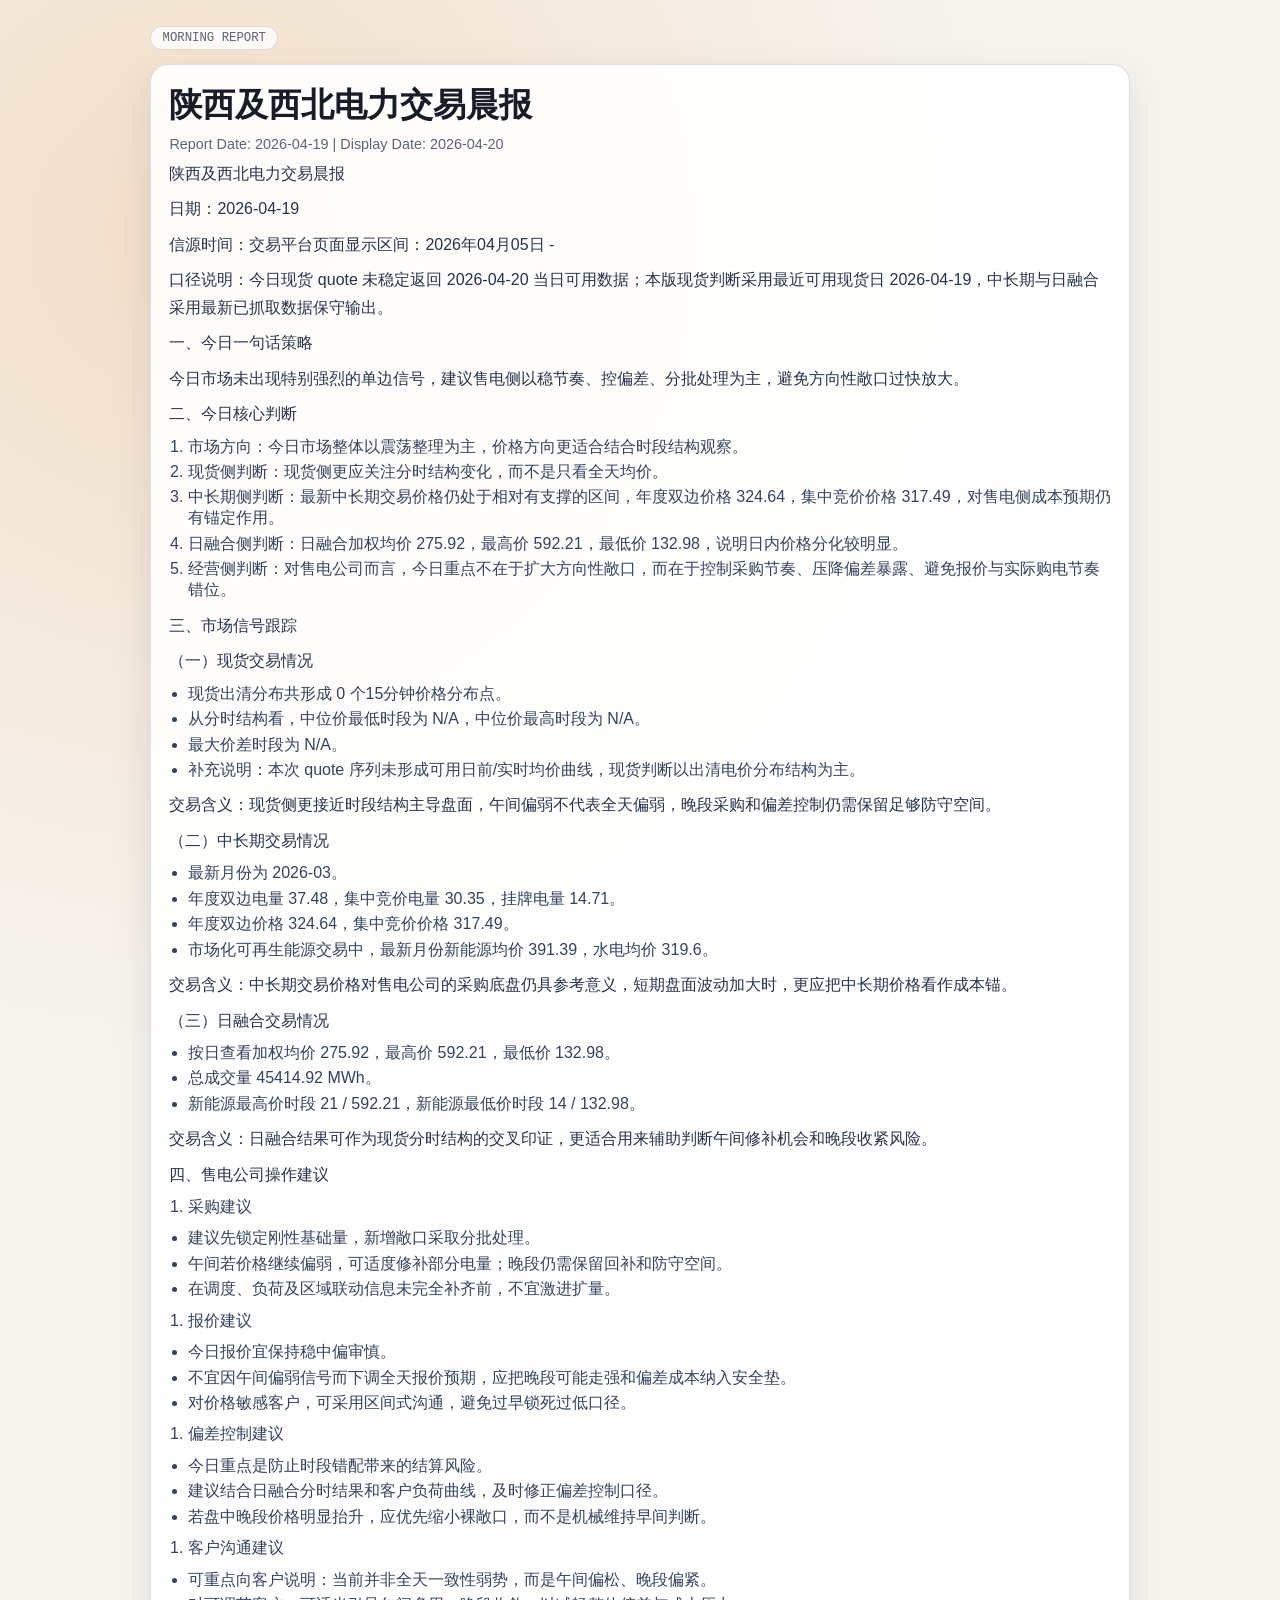
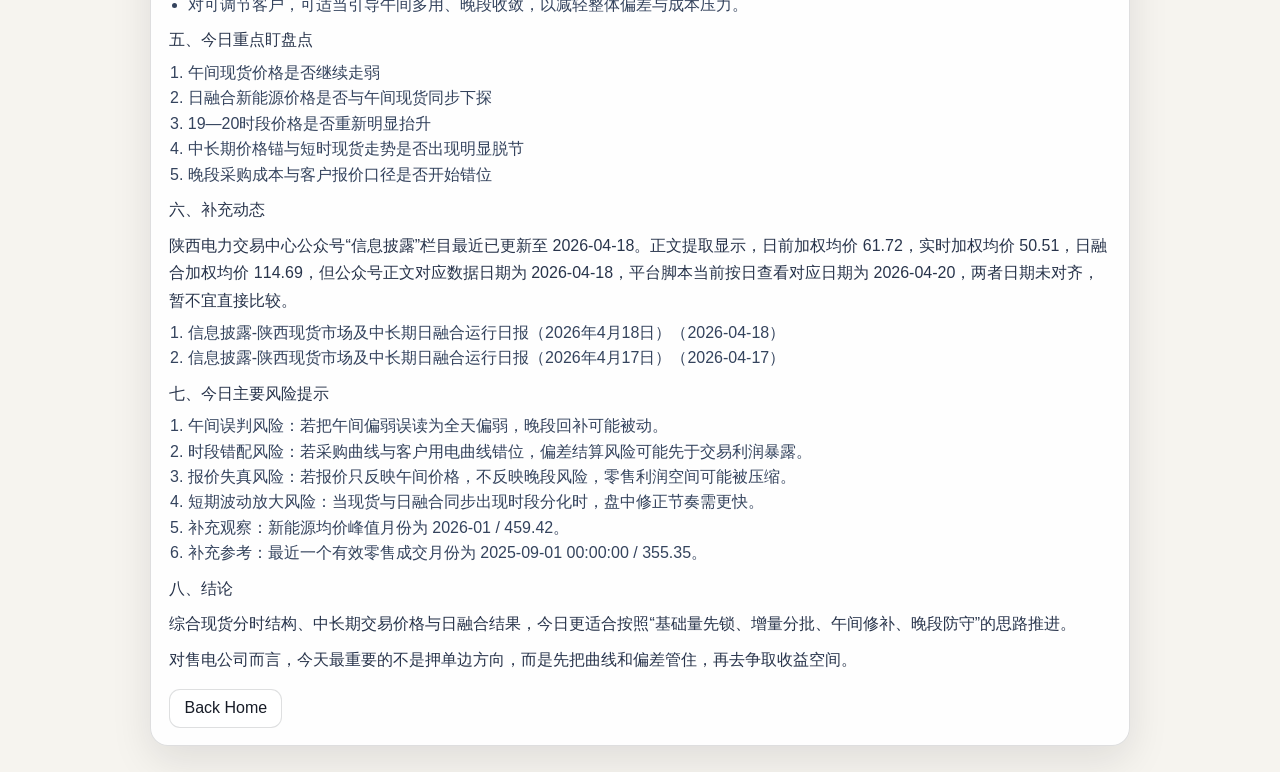
<file: morning/latest.html>
<!doctype html>
<html lang="zh-CN">
<head>
  <meta charset="utf-8" />
  <meta name="viewport" content="width=device-width, initial-scale=1" />
  <title>陕西及西北电力交易晨报</title>
  <style>
    :root { --ink:#171c27; --muted:#5c6678; --line:rgba(23,28,39,.14); --accent:#c26d3f; --accent2:#1e4fd6; }
    body { margin: 0; font-family: "Trebuchet MS", "Segoe UI Variable", "Noto Sans SC", sans-serif; background:
      radial-gradient(circle at 15% 10%, #f3dfca 0%, #f6f4ef 34%),
      radial-gradient(circle at 88% 82%, #d8e5ff 0%, #f6f4ef 36%),
      linear-gradient(180deg, #f9f7f2 0%, #f4f2ec 100%); color: var(--ink); }
    .wrap { max-width: 980px; margin: 26px auto; padding: 0 16px; }
    .top { margin-bottom: 14px; }
    .badge { display:inline-block; border:1px solid var(--line); border-radius:999px; padding:.25rem .72rem; font-family:"Consolas","Liberation Mono",monospace; font-size:.77rem; color:var(--muted); background:rgba(255,255,255,.78); }
    .card { background: rgba(255,255,255,.9); border-radius: 18px; border: 1px solid var(--line); box-shadow: 0 14px 40px rgba(19,24,34,.1); padding: 1.1rem 1.15rem; }
    h1 { margin: 0 0 8px; font-size: clamp(1.5rem, 2.6vw, 2.1rem); }
    h2 { margin: 1.05rem 0 .5rem; font-size: 1.22rem; border-left: 4px solid var(--accent2); padding-left: .55rem; }
    h3 { margin: .85rem 0 .4rem; font-size: 1rem; color: #24344f; }
    p { margin: .5rem 0; line-height: 1.72; color: #28344b; }
    ul,ol { margin: .55rem 0 .65rem; padding-left: 1.15rem; }
    li { margin: .28rem 0; color: #34435d; }
    .meta { color: var(--muted); margin-bottom: .2rem; font-size: .9rem; }
    .back { margin-top: .95rem; }
    a.btn { display:inline-flex; text-decoration:none; padding:.6rem .88rem; border-radius:11px; border:1px solid var(--line); color:var(--ink); background:rgba(255,255,255,.7); }
  </style>
</head>
<body>
  <div class="wrap">
    <div class="top"><span class="badge">MORNING REPORT</span></div>
    <div class="card">
      <h1>陕西及西北电力交易晨报</h1>
      <div class="meta">Report Date: 2026-04-19 | Display Date: 2026-04-20</div>
      <div class="article">
        <p>陕西及西北电力交易晨报</p>
<p>日期：2026-04-19</p>
<p>信源时间：交易平台页面显示区间：2026年04月05日 -</p>
<p>口径说明：今日现货 quote 未稳定返回 2026-04-20 当日可用数据；本版现货判断采用最近可用现货日 2026-04-19，中长期与日融合采用最新已抓取数据保守输出。</p>
<p>一、今日一句话策略</p>
<p>今日市场未出现特别强烈的单边信号，建议售电侧以稳节奏、控偏差、分批处理为主，避免方向性敞口过快放大。</p>
<p>二、今日核心判断</p>
<ol>
<li>市场方向：今日市场整体以震荡整理为主，价格方向更适合结合时段结构观察。</li>
<li>现货侧判断：现货侧更应关注分时结构变化，而不是只看全天均价。</li>
<li>中长期侧判断：最新中长期交易价格仍处于相对有支撑的区间，年度双边价格 324.64，集中竞价价格 317.49，对售电侧成本预期仍有锚定作用。</li>
<li>日融合侧判断：日融合加权均价 275.92，最高价 592.21，最低价 132.98，说明日内价格分化较明显。</li>
<li>经营侧判断：对售电公司而言，今日重点不在于扩大方向性敞口，而在于控制采购节奏、压降偏差暴露、避免报价与实际购电节奏错位。</li>
</ol>
<p>三、市场信号跟踪</p>
<p>（一）现货交易情况</p>
<ul>
<li>现货出清分布共形成 0 个15分钟价格分布点。</li>
<li>从分时结构看，中位价最低时段为 N/A，中位价最高时段为 N/A。</li>
<li>最大价差时段为 N/A。</li>
<li>补充说明：本次 quote 序列未形成可用日前/实时均价曲线，现货判断以出清电价分布结构为主。</li>
</ul>
<p>交易含义：现货侧更接近时段结构主导盘面，午间偏弱不代表全天偏弱，晚段采购和偏差控制仍需保留足够防守空间。</p>
<p>（二）中长期交易情况</p>
<ul>
<li>最新月份为 2026-03。</li>
<li>年度双边电量 37.48，集中竞价电量 30.35，挂牌电量 14.71。</li>
<li>年度双边价格 324.64，集中竞价价格 317.49。</li>
<li>市场化可再生能源交易中，最新月份新能源均价 391.39，水电均价 319.6。</li>
</ul>
<p>交易含义：中长期交易价格对售电公司的采购底盘仍具参考意义，短期盘面波动加大时，更应把中长期价格看作成本锚。</p>
<p>（三）日融合交易情况</p>
<ul>
<li>按日查看加权均价 275.92，最高价 592.21，最低价 132.98。</li>
<li>总成交量 45414.92 MWh。</li>
<li>新能源最高价时段 21 / 592.21，新能源最低价时段 14 / 132.98。</li>
</ul>
<p>交易含义：日融合结果可作为现货分时结构的交叉印证，更适合用来辅助判断午间修补机会和晚段收紧风险。</p>
<p>四、售电公司操作建议</p>
<ol>
<li>采购建议</li>
</ol>
<ul>
<li>建议先锁定刚性基础量，新增敞口采取分批处理。</li>
<li>午间若价格继续偏弱，可适度修补部分电量；晚段仍需保留回补和防守空间。</li>
<li>在调度、负荷及区域联动信息未完全补齐前，不宜激进扩量。</li>
</ul>
<ol>
<li>报价建议</li>
</ol>
<ul>
<li>今日报价宜保持稳中偏审慎。</li>
<li>不宜因午间偏弱信号而下调全天报价预期，应把晚段可能走强和偏差成本纳入安全垫。</li>
<li>对价格敏感客户，可采用区间式沟通，避免过早锁死过低口径。</li>
</ul>
<ol>
<li>偏差控制建议</li>
</ol>
<ul>
<li>今日重点是防止时段错配带来的结算风险。</li>
<li>建议结合日融合分时结果和客户负荷曲线，及时修正偏差控制口径。</li>
<li>若盘中晚段价格明显抬升，应优先缩小裸敞口，而不是机械维持早间判断。</li>
</ul>
<ol>
<li>客户沟通建议</li>
</ol>
<ul>
<li>可重点向客户说明：当前并非全天一致性弱势，而是午间偏松、晚段偏紧。</li>
<li>对可调节客户，可适当引导午间多用、晚段收敛，以减轻整体偏差与成本压力。</li>
</ul>
<p>五、今日重点盯盘点</p>
<ol>
<li>午间现货价格是否继续走弱</li>
<li>日融合新能源价格是否与午间现货同步下探</li>
<li>19—20时段价格是否重新明显抬升</li>
<li>中长期价格锚与短时现货走势是否出现明显脱节</li>
<li>晚段采购成本与客户报价口径是否开始错位</li>
</ol>
<p>六、补充动态</p>
<p>陕西电力交易中心公众号“信息披露”栏目最近已更新至 2026-04-18。正文提取显示，日前加权均价 61.72，实时加权均价 50.51，日融合加权均价 114.69，但公众号正文对应数据日期为 2026-04-18，平台脚本当前按日查看对应日期为 2026-04-20，两者日期未对齐，暂不宜直接比较。</p>
<ol>
<li>信息披露-陕西现货市场及中长期日融合运行日报（2026年4月18日）（2026-04-18）</li>
<li>信息披露-陕西现货市场及中长期日融合运行日报（2026年4月17日）（2026-04-17）</li>
</ol>
<p>七、今日主要风险提示</p>
<ol>
<li>午间误判风险：若把午间偏弱误读为全天偏弱，晚段回补可能被动。</li>
<li>时段错配风险：若采购曲线与客户用电曲线错位，偏差结算风险可能先于交易利润暴露。</li>
<li>报价失真风险：若报价只反映午间价格，不反映晚段风险，零售利润空间可能被压缩。</li>
<li>短期波动放大风险：当现货与日融合同步出现时段分化时，盘中修正节奏需更快。</li>
<li>补充观察：新能源均价峰值月份为 2026-01 / 459.42。</li>
<li>补充参考：最近一个有效零售成交月份为 2025-09-01 00:00:00 / 355.35。</li>
</ol>
<p>八、结论</p>
<p>综合现货分时结构、中长期交易价格与日融合结果，今日更适合按照“基础量先锁、增量分批、午间修补、晚段防守”的思路推进。</p>
<p>对售电公司而言，今天最重要的不是押单边方向，而是先把曲线和偏差管住，再去争取收益空间。</p>

      </div>
      <div class="back"><a class="btn" href="/">Back Home</a></div>
    </div>
  </div>
</body>
</html>
</file>
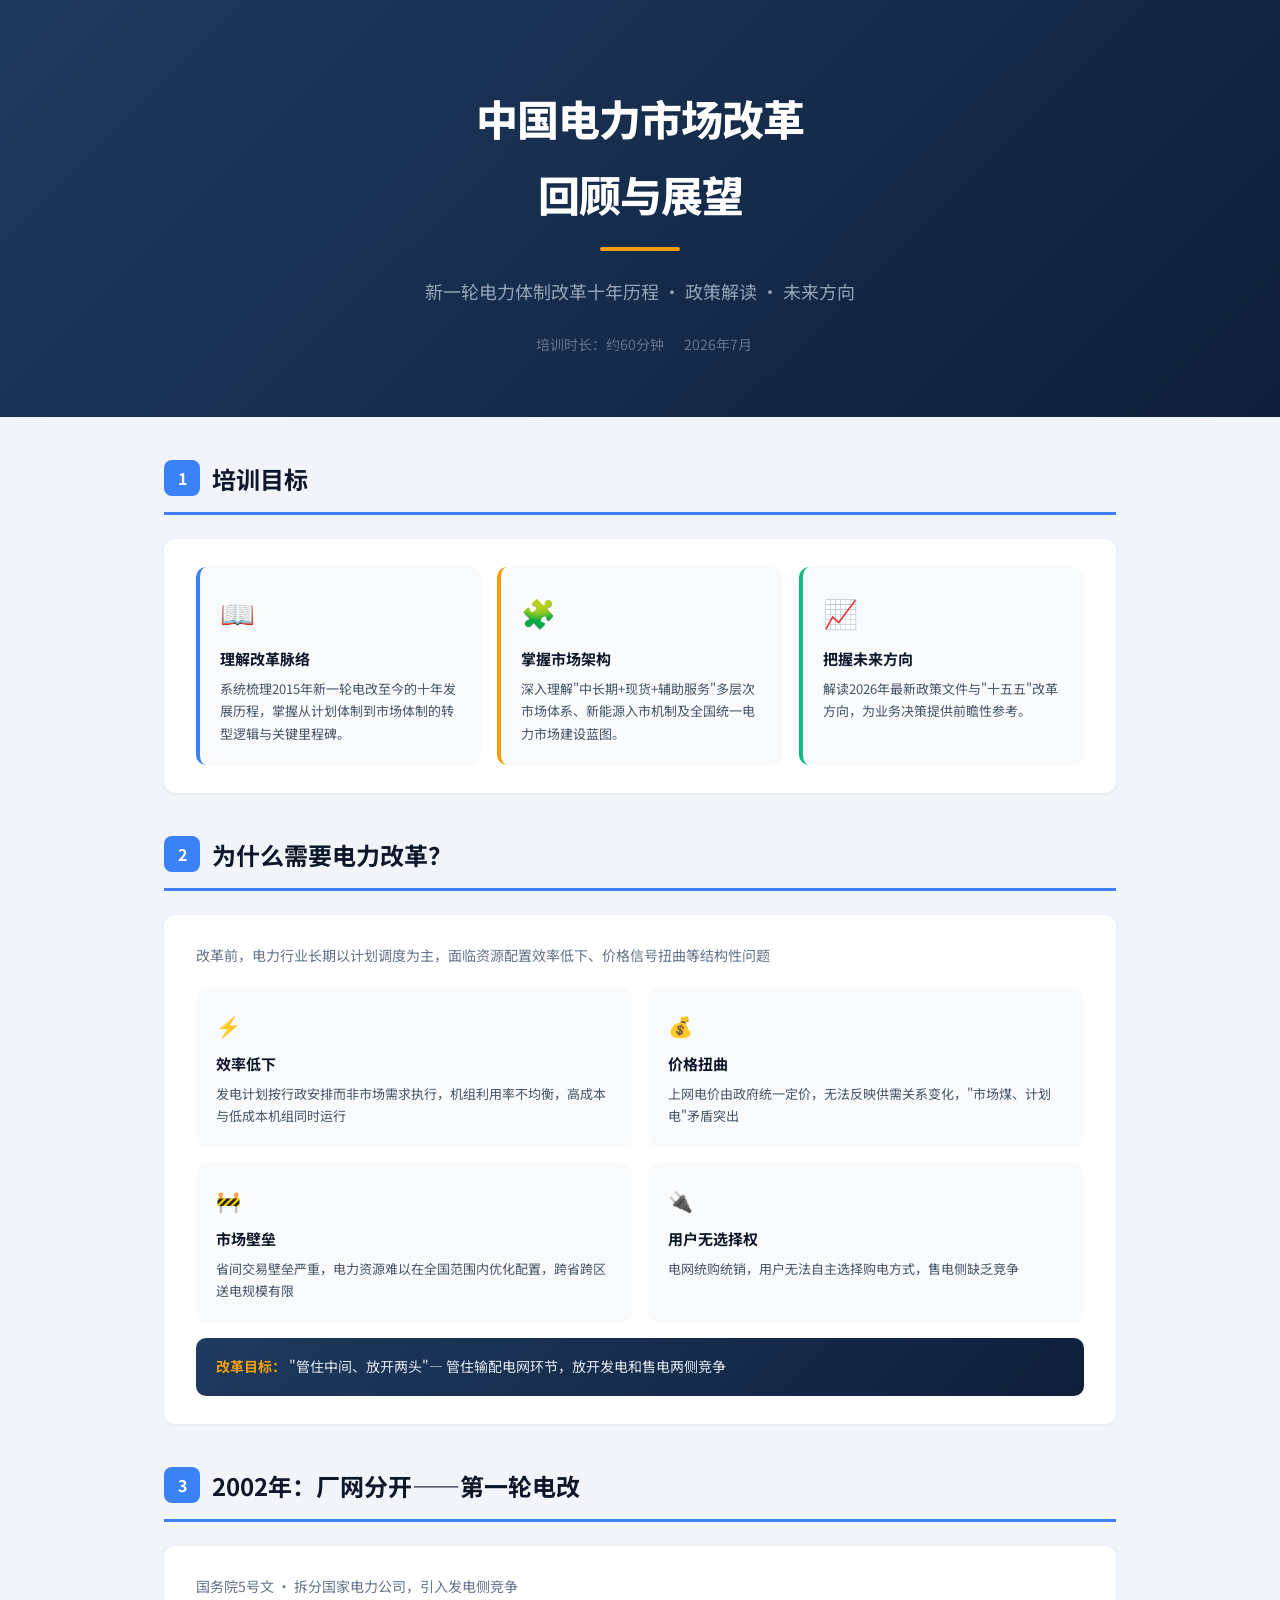
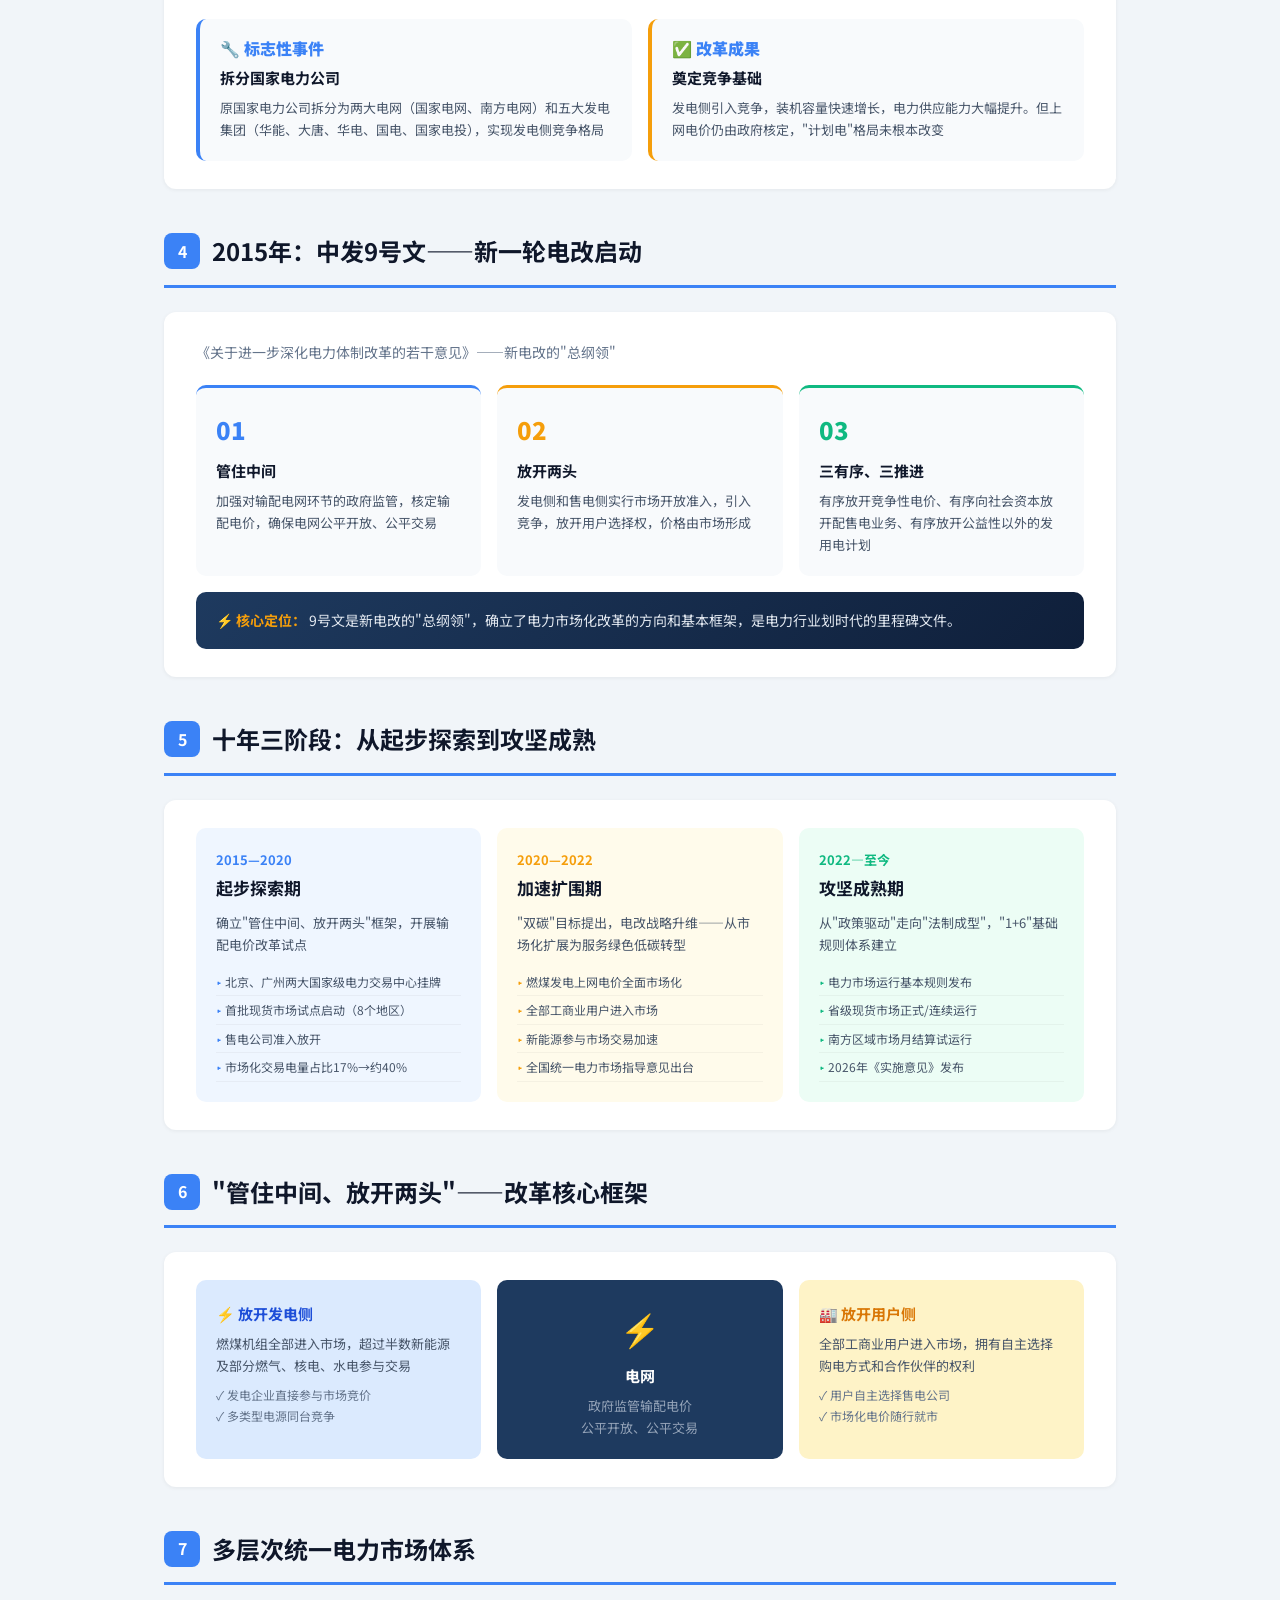
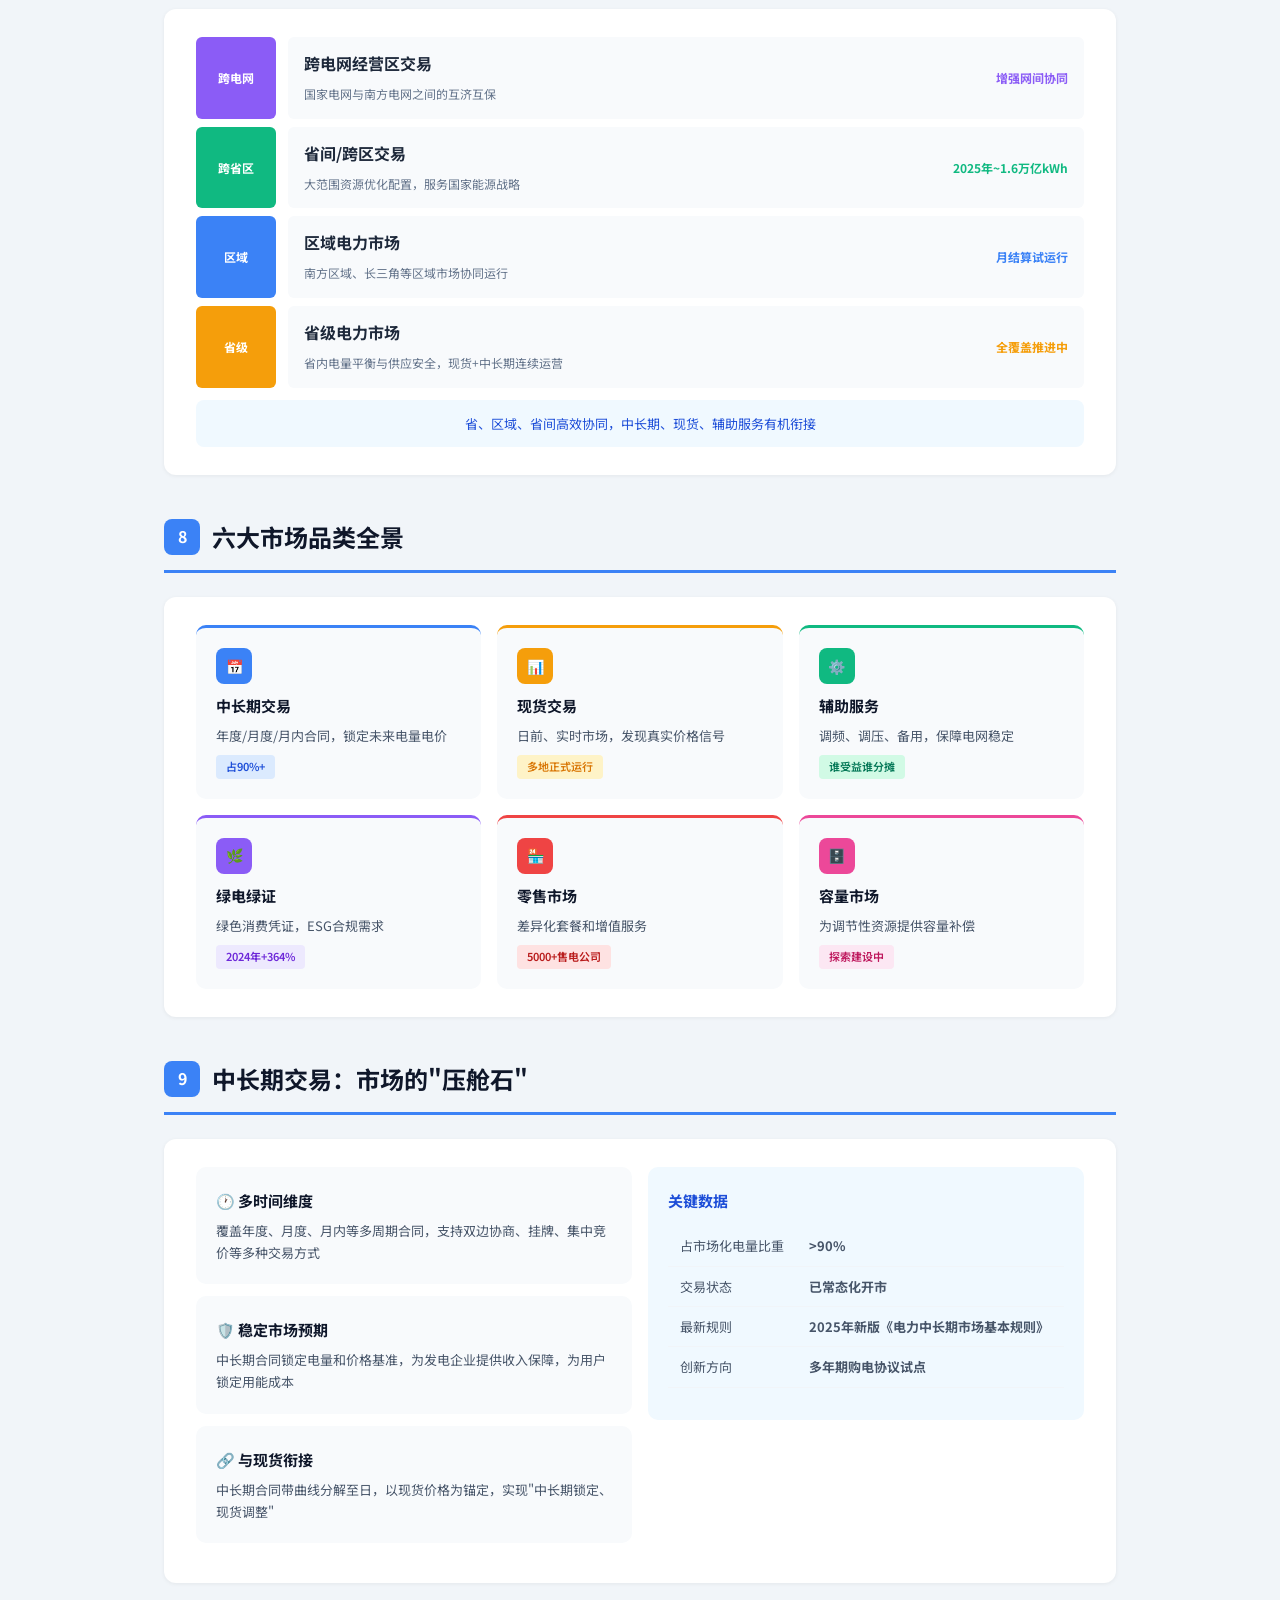
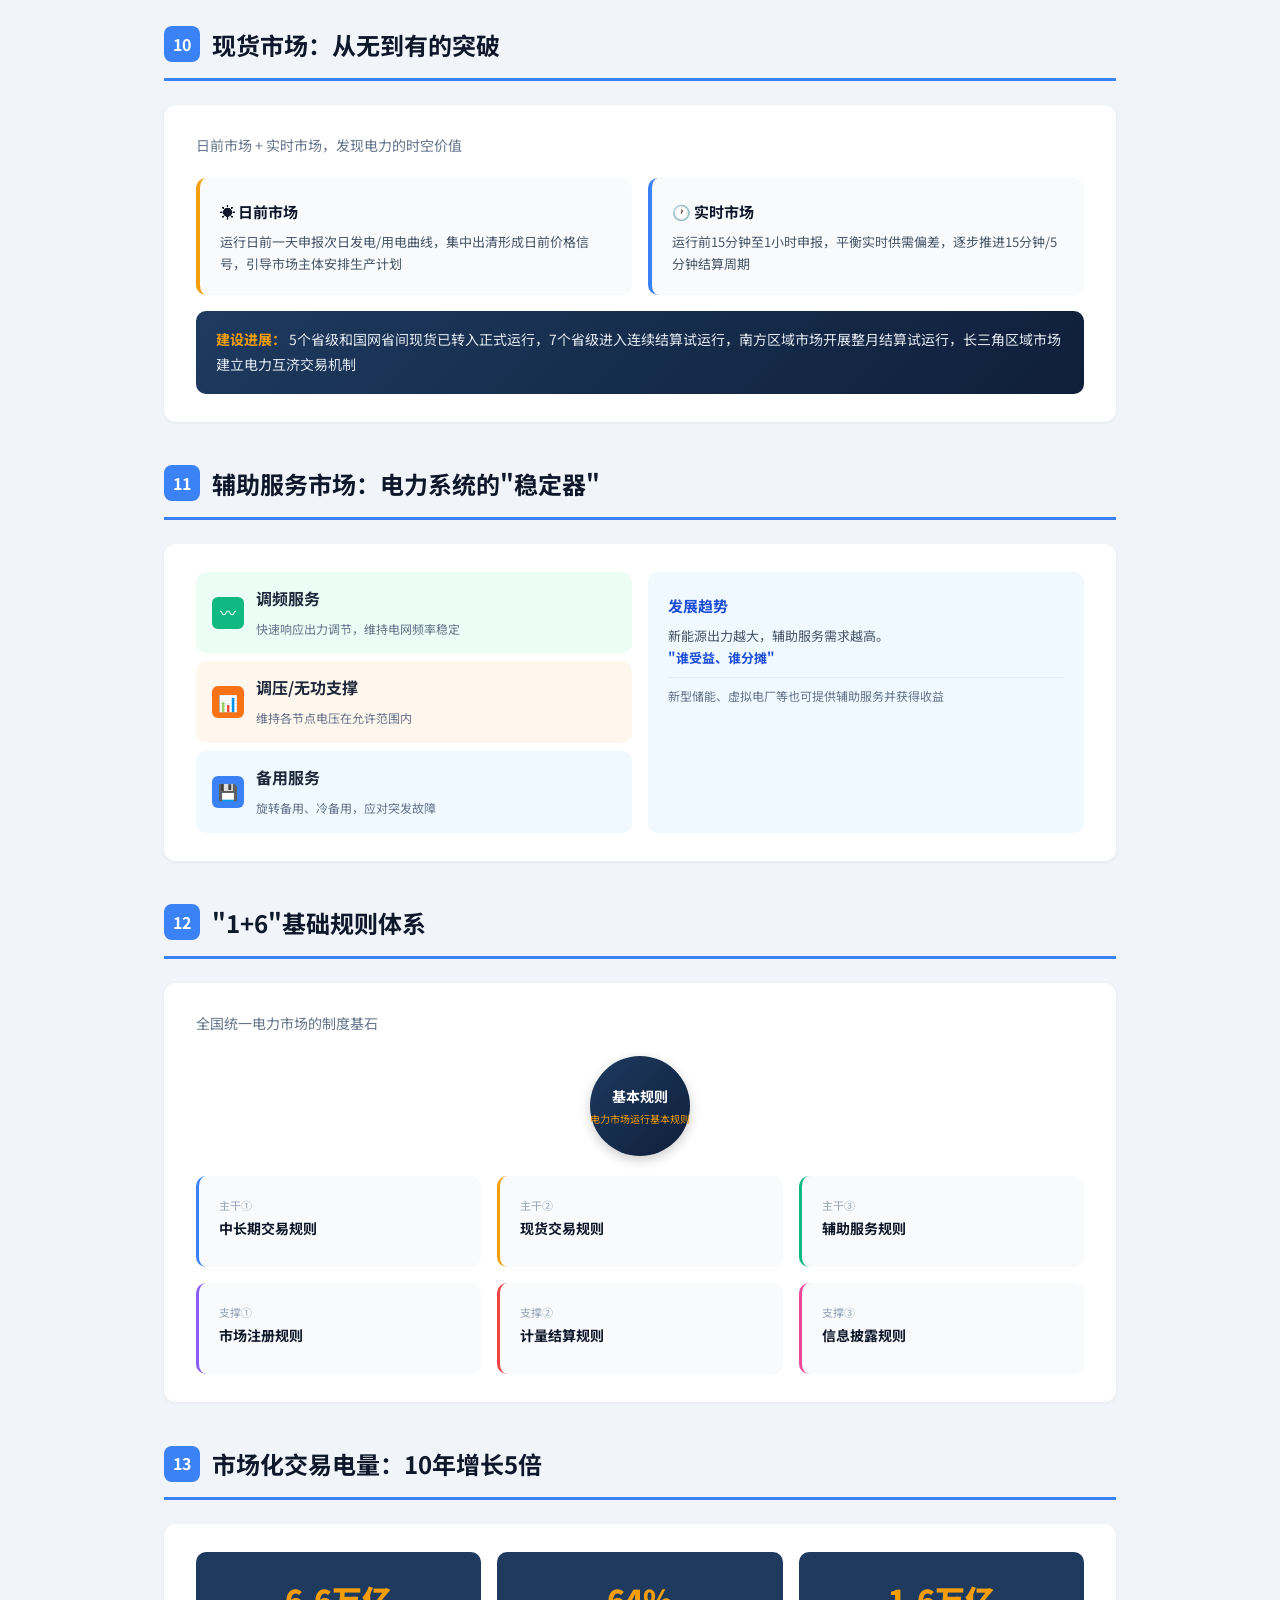
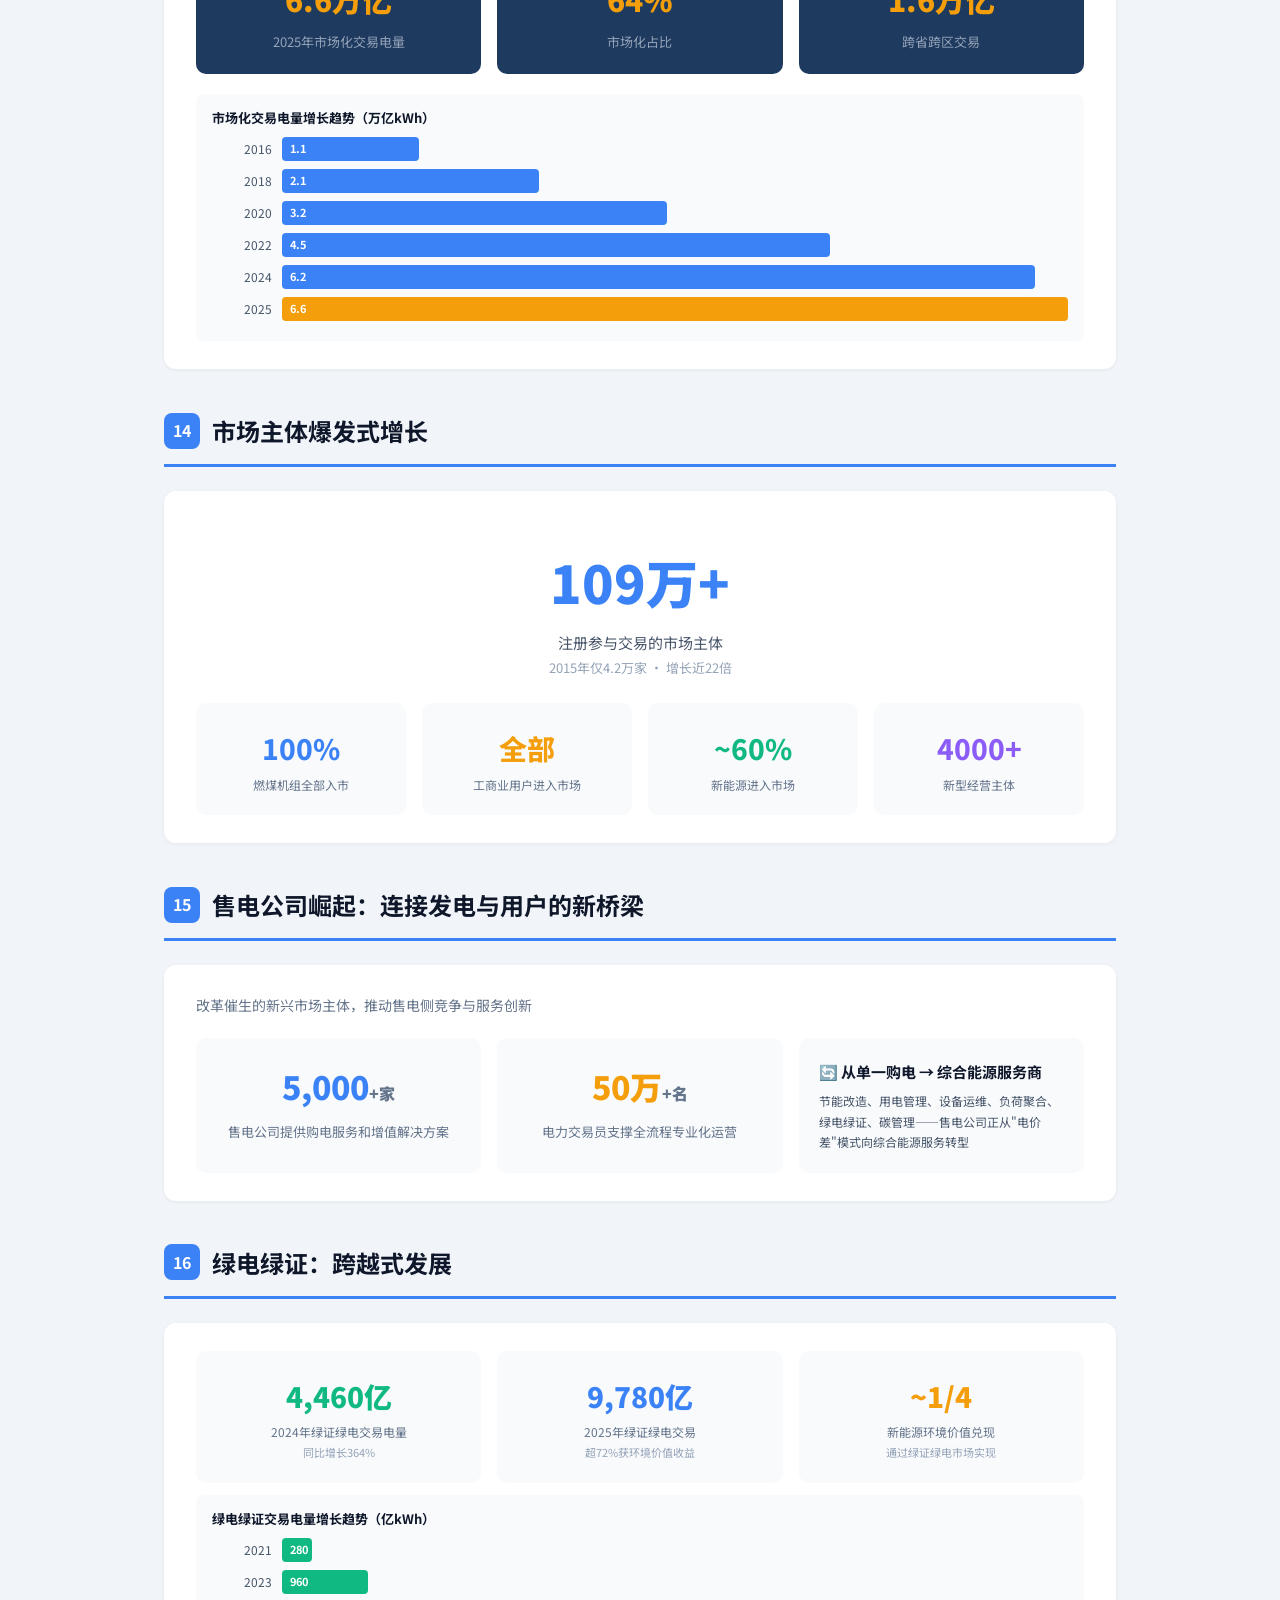
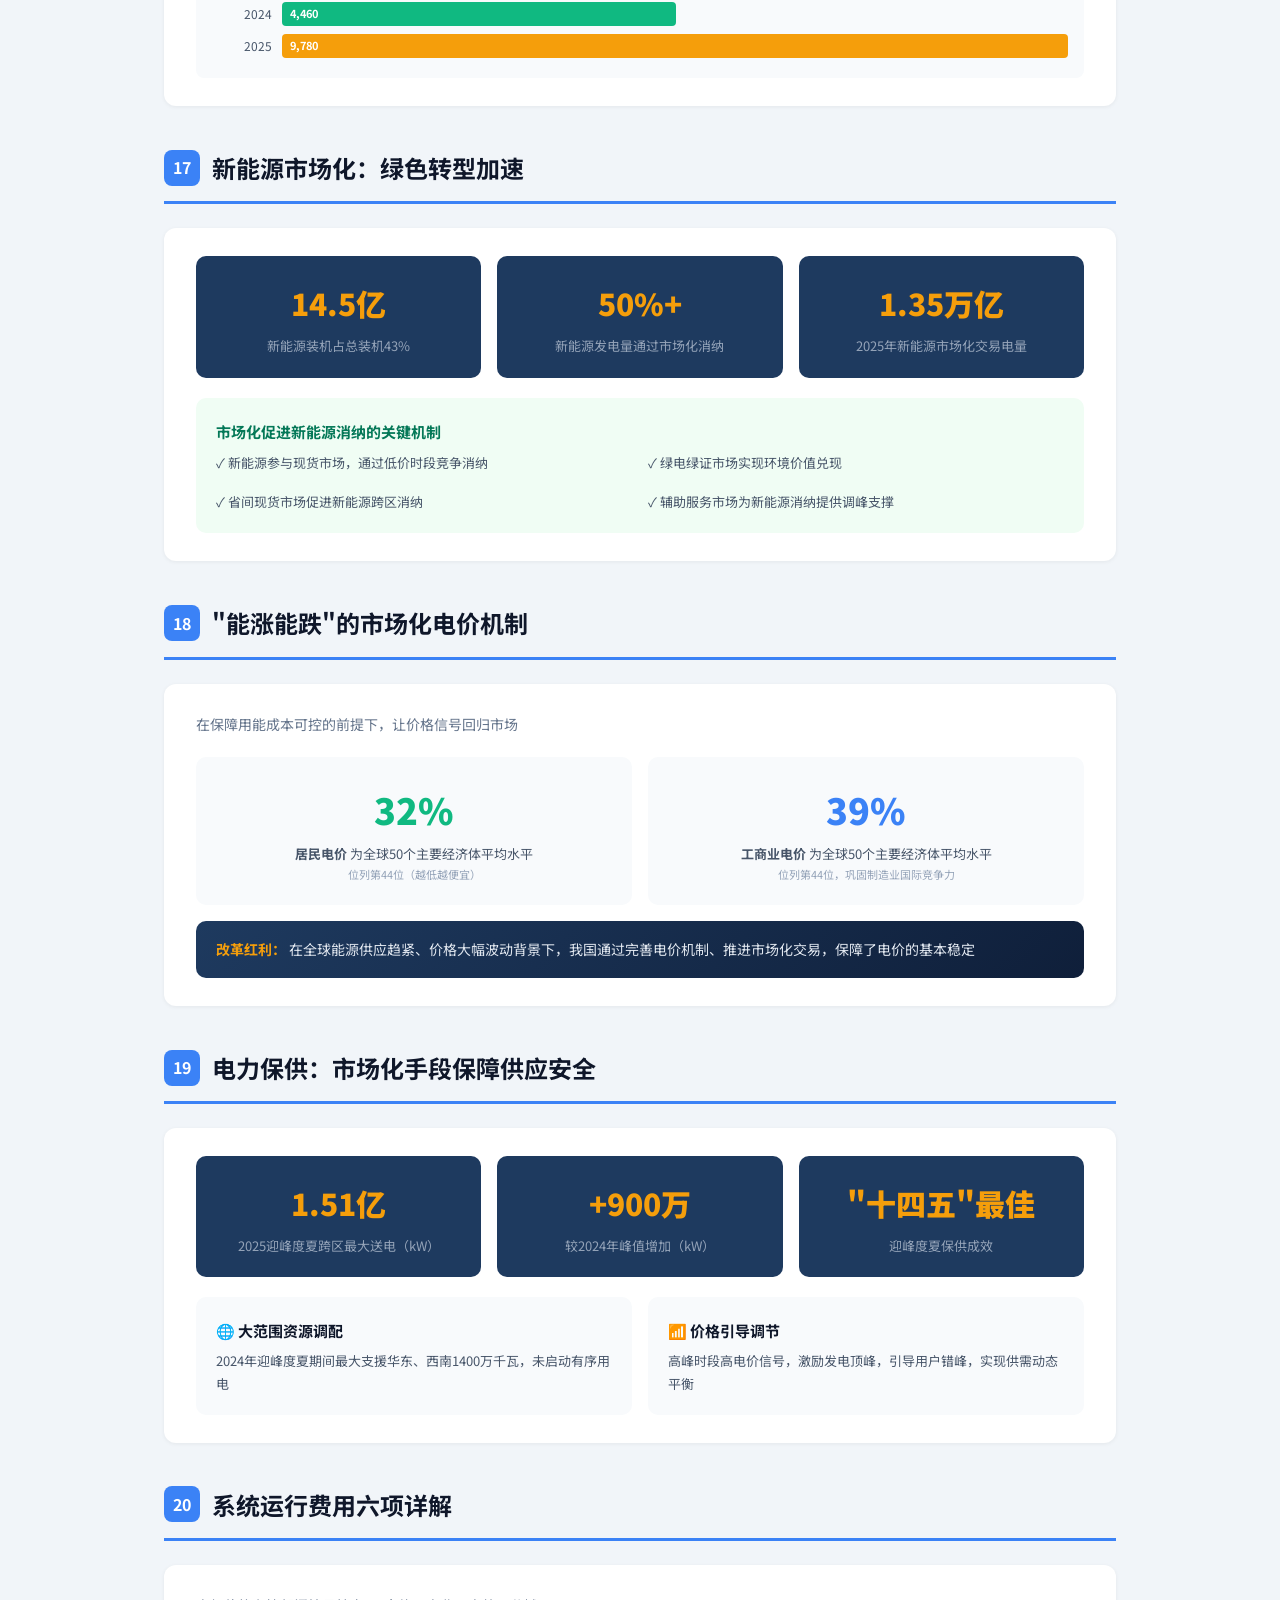
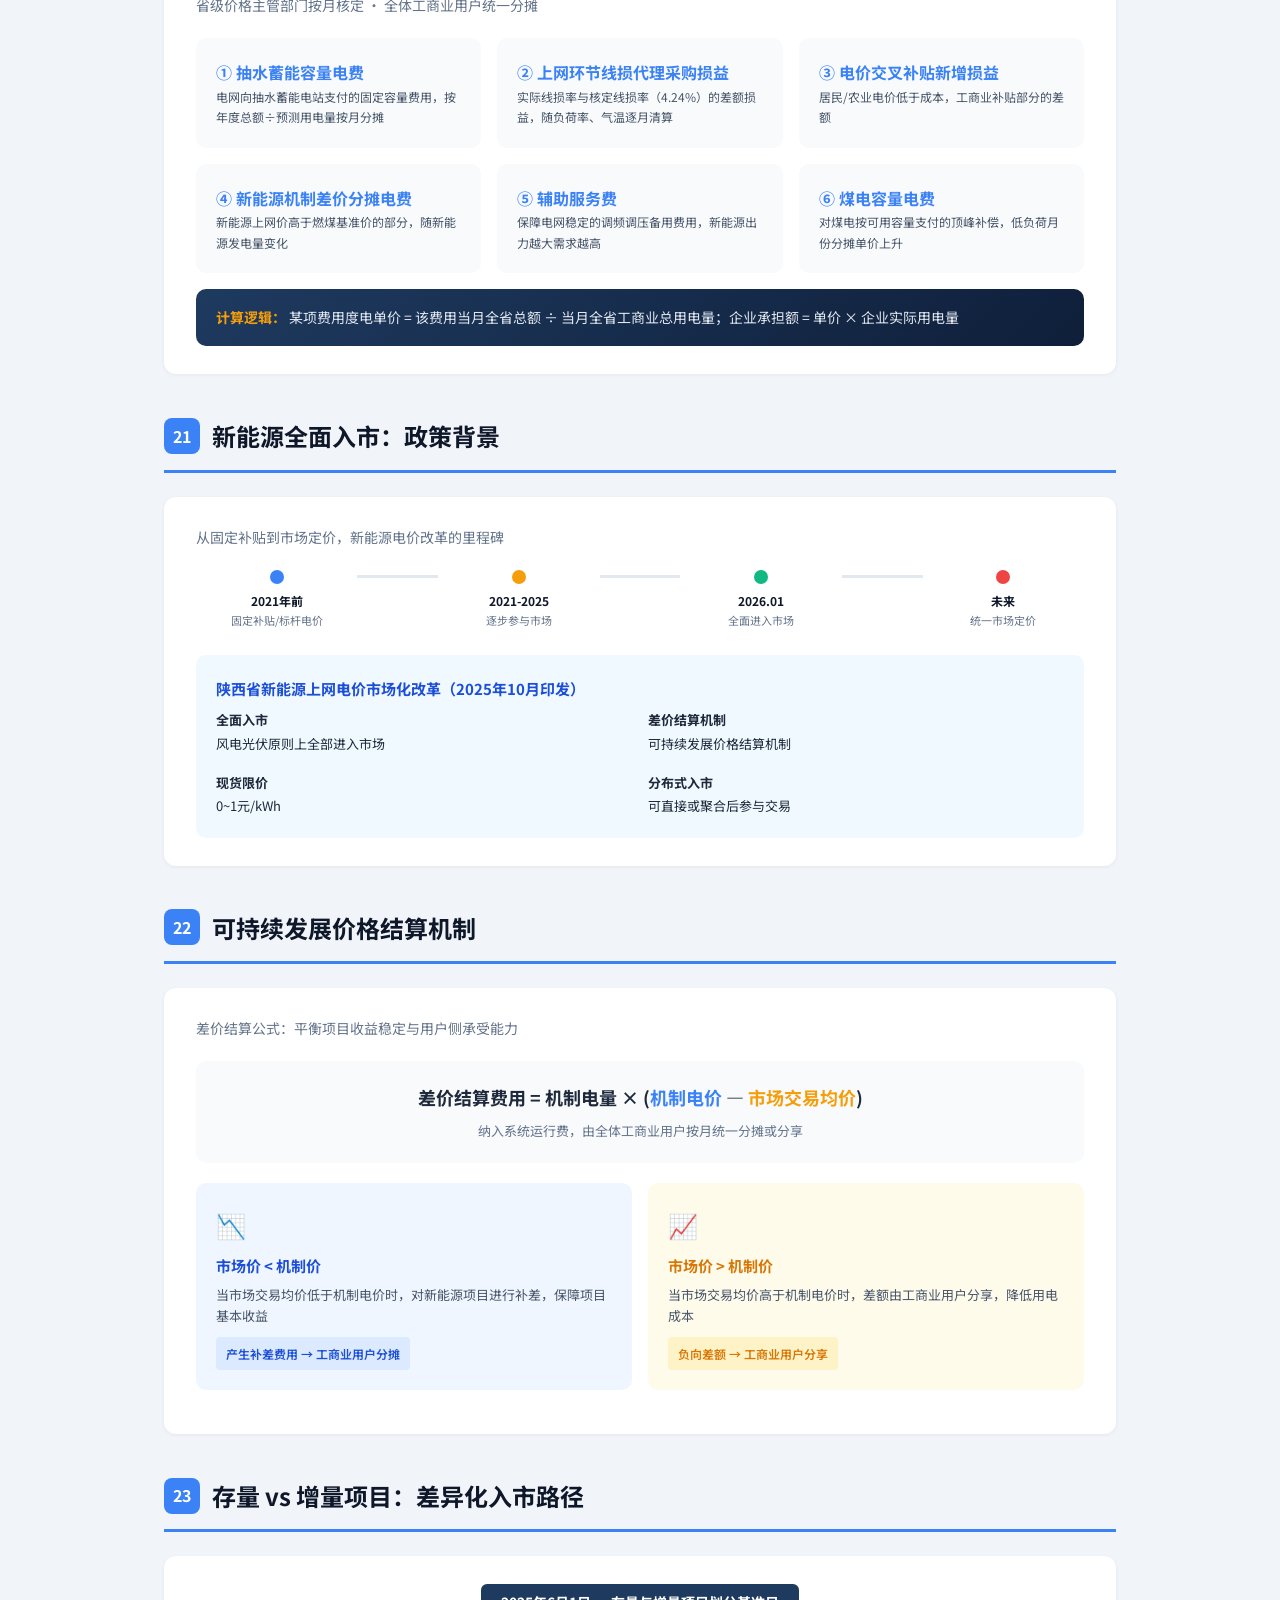
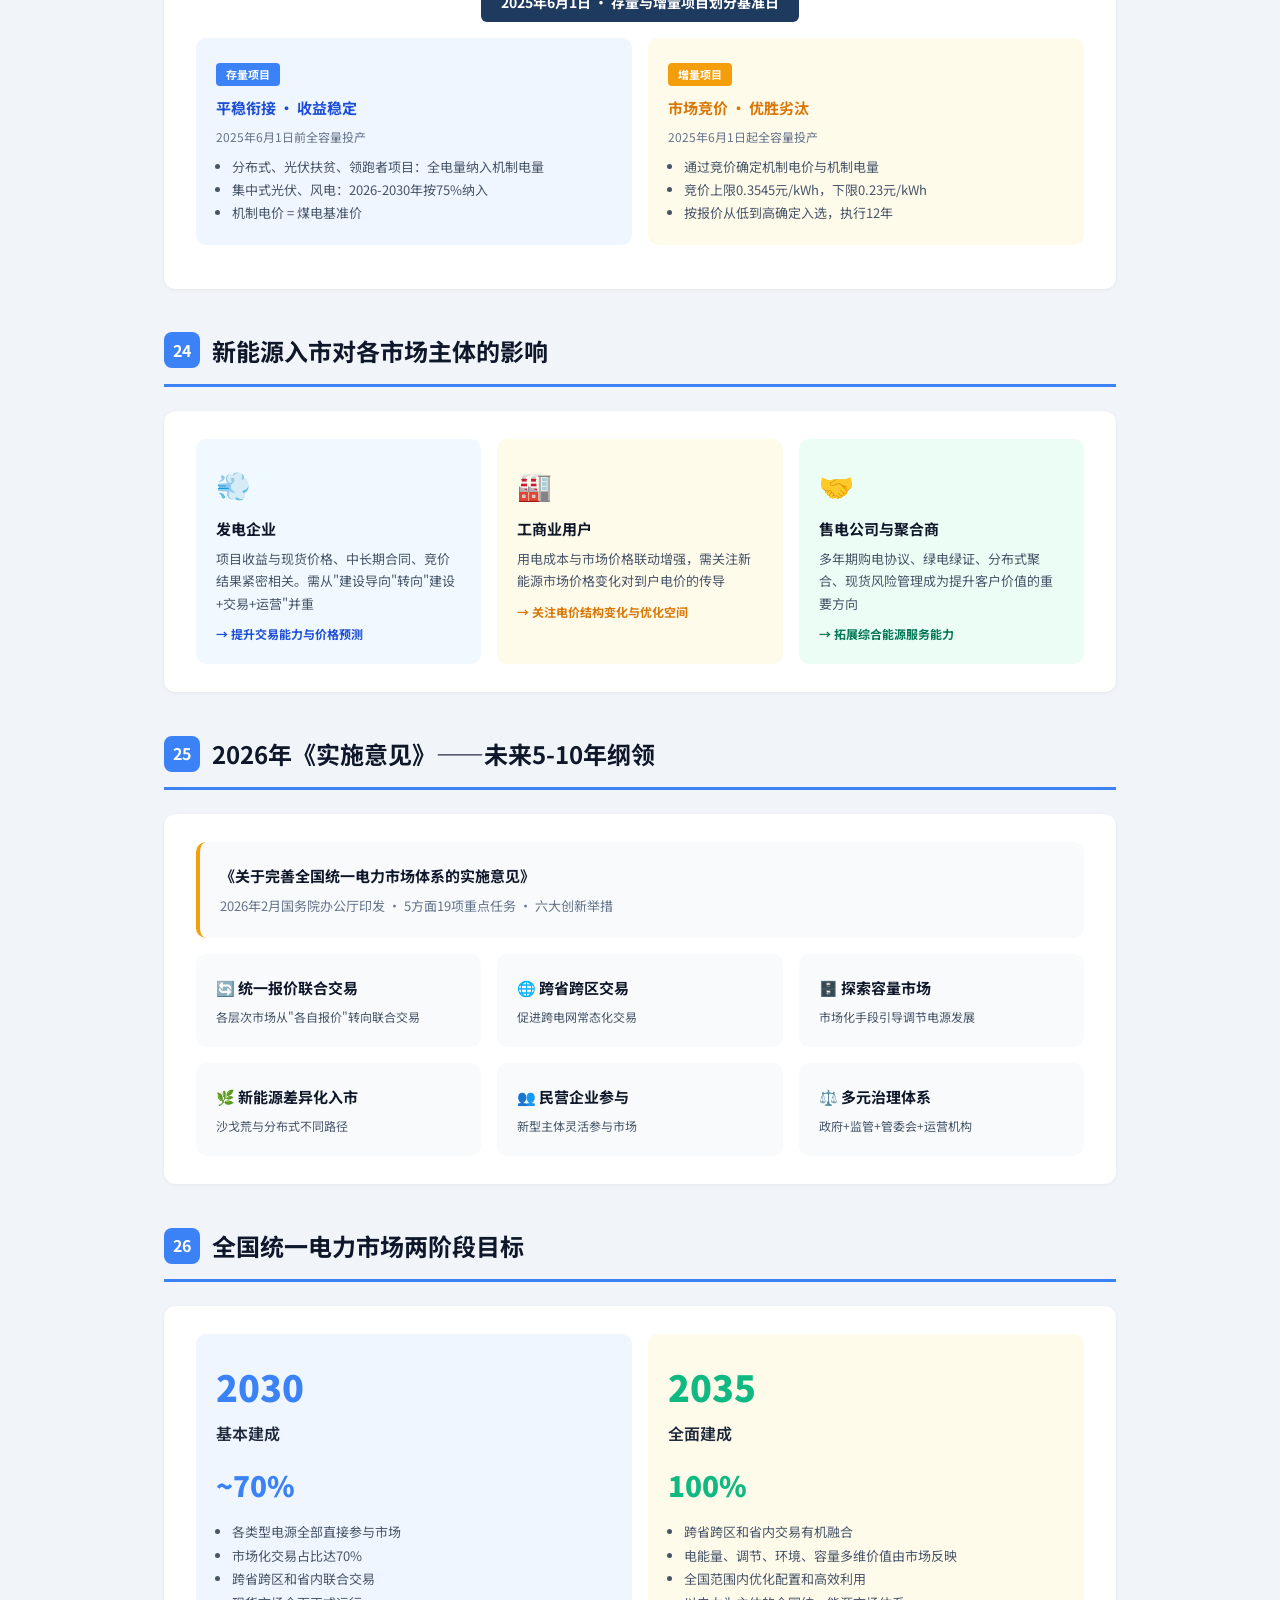
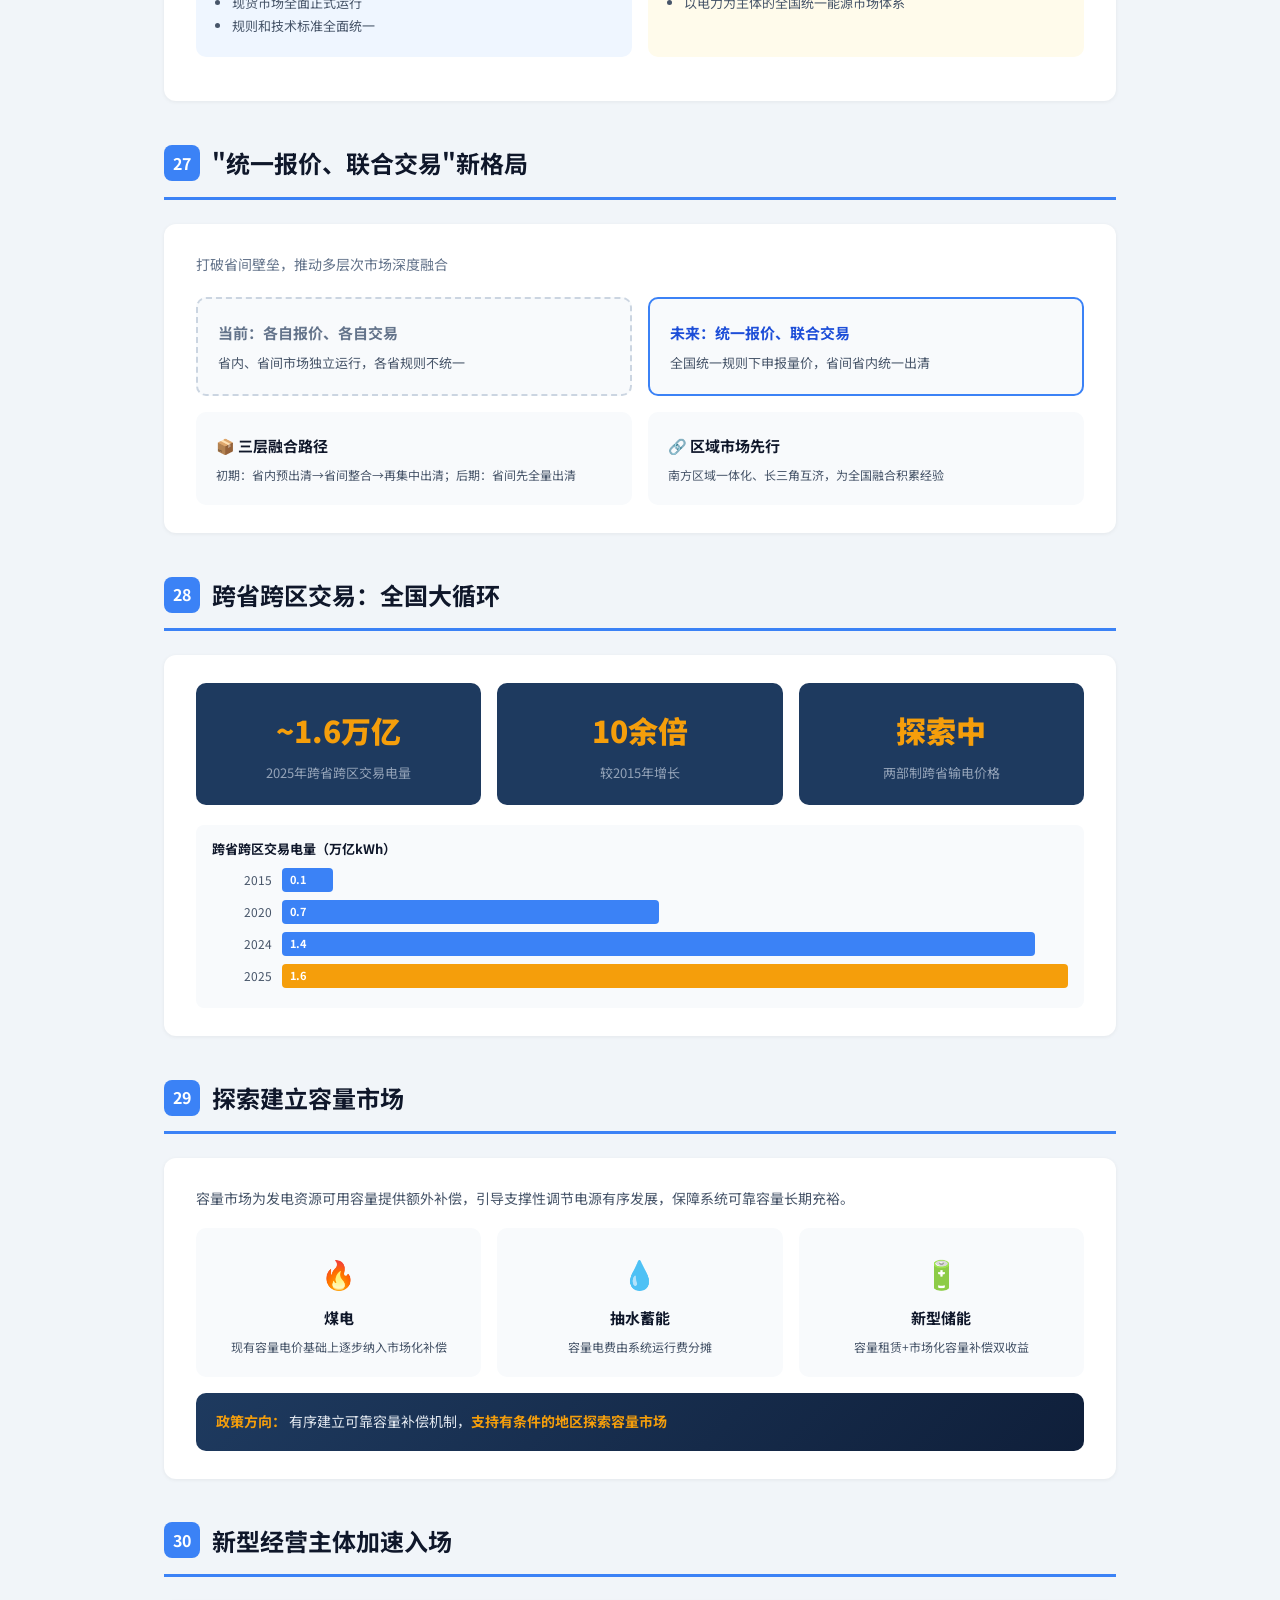
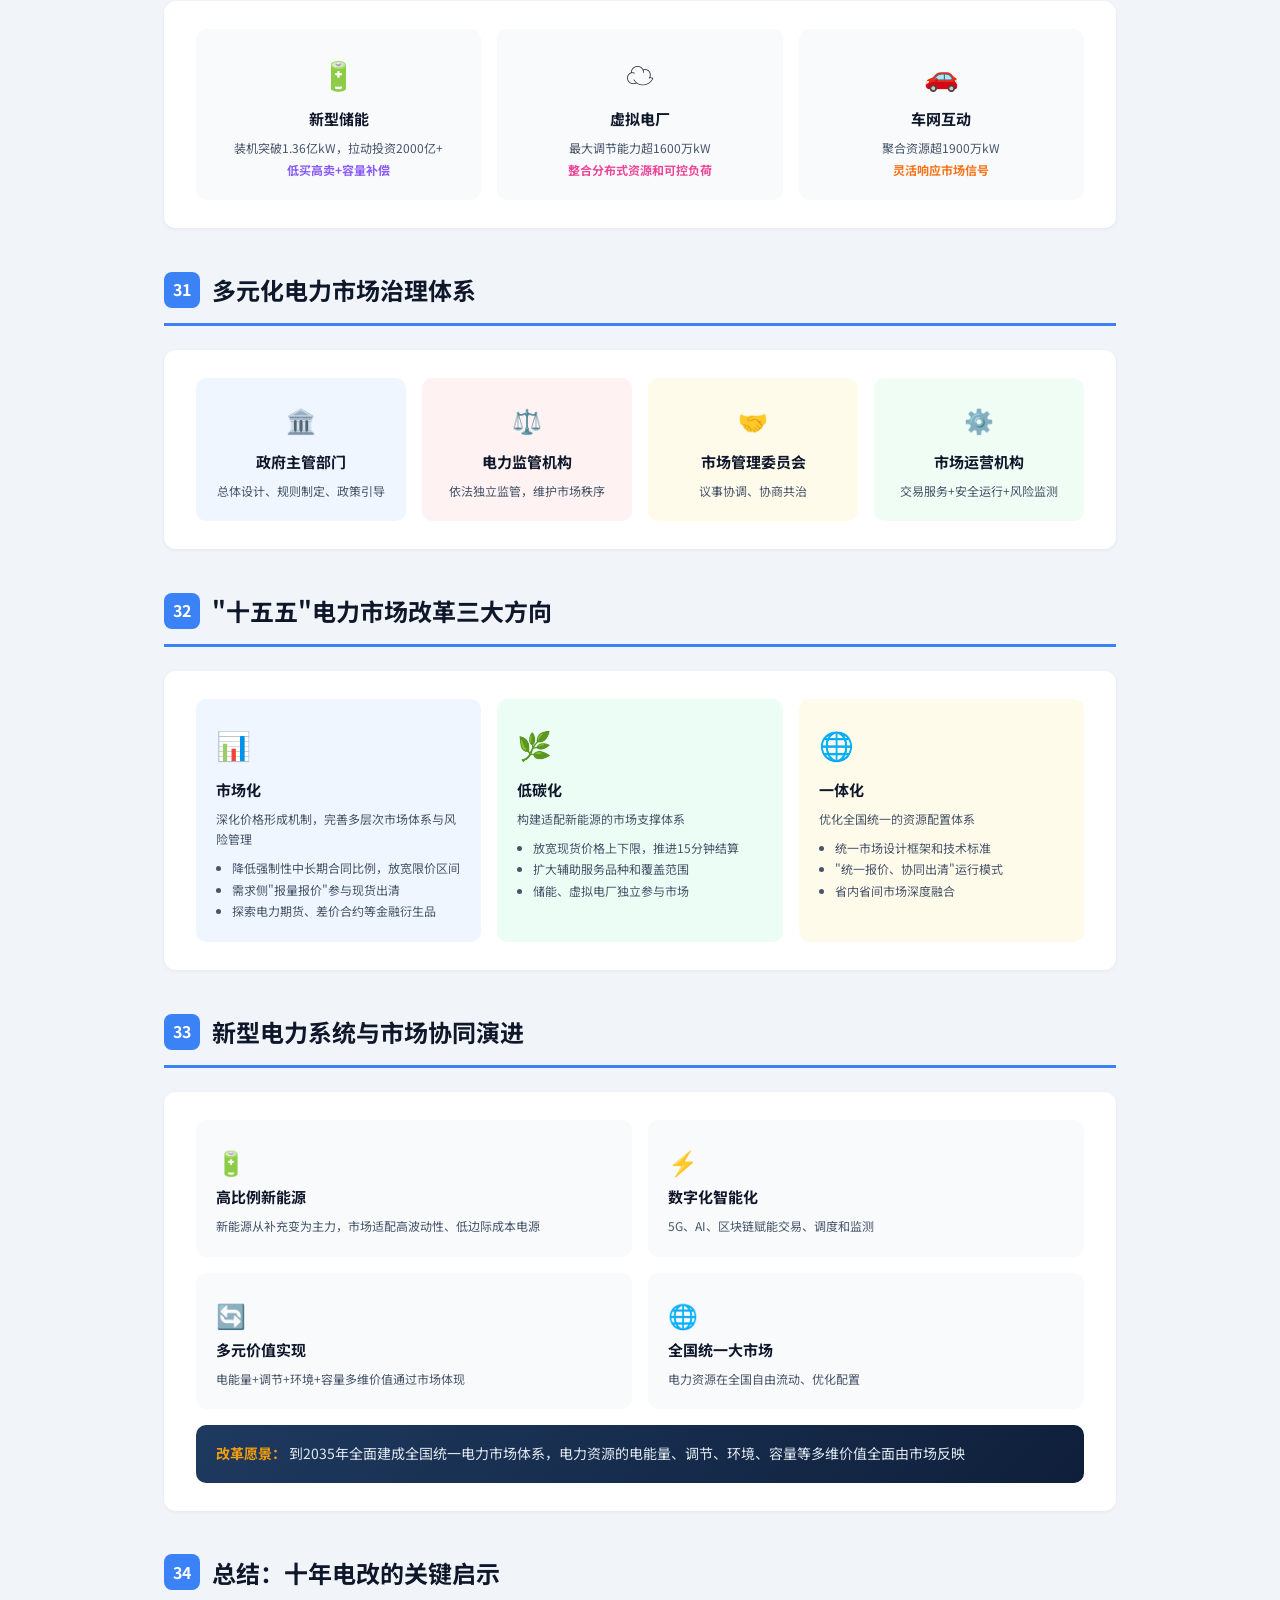
<file: reports/china-power-market-reform-training.html>
<!DOCTYPE html>
<html lang="zh-CN">
<head>
<meta charset="UTF-8">
<meta name="viewport" content="width=device-width, initial-scale=1.0">
<title>中国电力市场改革培训材料</title>
<style>
  @import url('https://fonts.googleapis.com/css2?family=Noto+Sans+SC:wght@400;500;600;700;800;900&display=swap');
  *{margin:0;padding:0;box-sizing:border-box;}
  body{font-family:'Noto Sans SC','PingFang SC','Microsoft YaHei',sans-serif;background:#f1f5f9;color:#1e293b;line-height:1.8;}
  .container{max-width:1000px;margin:0 auto;padding:0 24px;}
  
  /* Cover */
  .cover{background:linear-gradient(135deg,#1e3a5f 0%,#0f1f3a 100%);color:#fff;padding:80px 0 60px;text-align:center;}
  .cover h1{font-size:42px;font-weight:800;letter-spacing:-1px;margin-bottom:16px;}
  .cover .line{width:80px;height:4px;background:#f59e0b;margin:0 auto 24px;border-radius:2px;}
  .cover p{font-size:18px;color:#94a3b8;margin-bottom:8px;}
  .cover .meta{font-size:14px;color:#64748b;margin-top:24px;}
  .cover .meta i{margin:0 4px;color:#f59e0b;}
  
  /* Section */
  .section{margin-top:40px;}
  .section-header{display:flex;align-items:center;gap:12px;margin-bottom:24px;padding-bottom:12px;border-bottom:3px solid #3b82f6;}
  .section-header .num{width:36px;height:36px;border-radius:8px;background:#3b82f6;color:#fff;display:flex;align-items:center;justify-content:center;font-size:16px;font-weight:700;flex-shrink:0;}
  .section-header h2{font-size:24px;font-weight:700;color:#0f172a;}
  
  /* Page Card */
  .page-card{background:#fff;border-radius:12px;padding:28px 32px;margin-bottom:20px;box-shadow:0 1px 4px rgba(0,0,0,0.06);}
  .page-card .page-label{font-size:12px;font-weight:600;color:#3b82f6;letter-spacing:1.5px;text-transform:uppercase;margin-bottom:4px;}
  .page-card h3{font-size:22px;font-weight:700;color:#0f172a;margin-bottom:12px;}
  .page-card .sub{font-size:14px;color:#64748b;margin-bottom:20px;}
  
  /* Grid layouts */
  .grid-2{display:grid;grid-template-columns:1fr 1fr;gap:16px;}
  .grid-3{display:grid;grid-template-columns:1fr 1fr 1fr;gap:16px;}
  .grid-4{display:grid;grid-template-columns:repeat(4,1fr);gap:16px;}
  @media(max-width:768px){
    .grid-2,.grid-3,.grid-4{grid-template-columns:1fr;}
  }
  .grid-6{display:grid;grid-template-columns:1fr 1fr 1fr;gap:16px;}
  @media(max-width:768px){.grid-6{grid-template-columns:1fr 1fr;}}
  
  .card-item{background:#f8fafc;border-radius:10px;padding:20px;}
  .card-item .icon{font-size:28px;margin-bottom:8px;}
  .card-item h4{font-size:15px;font-weight:700;color:#0f172a;margin-bottom:6px;}
  .card-item p{font-size:13px;color:#475569;line-height:1.7;}
  .card-item .tag{display:inline-block;font-size:11px;font-weight:600;padding:2px 10px;border-radius:4px;margin-top:8px;}
  
  /* Timeline */
  .timeline{display:flex;gap:0;margin-bottom:24px;}
  .tl-point{flex:1;text-align:center;position:relative;}
  .tl-point .dot{width:14px;height:14px;border-radius:50%;margin:0 auto 6px;}
  .tl-point .date{font-size:12px;font-weight:700;color:#0f172a;}
  .tl-point .desc{font-size:11px;color:#64748b;}
  .tl-line{height:3px;flex:0.5;background:#e2e8f0;margin-top:5px;}
  
  /* Phase cards */
  .phase-grid{display:grid;grid-template-columns:1fr 1fr 1fr;gap:16px;}
  @media(max-width:768px){.phase-grid{grid-template-columns:1fr;}}
  .phase{border-radius:10px;padding:20px;}
  .phase.p1{background:#eff6ff;}.phase.p2{background:#fffbeb;}.phase.p3{background:#ecfdf5;}
  .phase .pyear{font-size:13px;font-weight:700;color:#3b82f6;margin-bottom:2px;}
  .phase.p2 .pyear{color:#f59e0b;}.phase.p3 .pyear{color:#10b981;}
  .phase .ptitle{font-size:17px;font-weight:700;color:#0f172a;margin-bottom:8px;}
  .phase p{font-size:13px;color:#475569;line-height:1.7;margin-bottom:12px;}
  .phase ul{list-style:none;padding:0;margin:0;}
  .phase ul li{font-size:12px;color:#475569;padding:3px 0;border-bottom:1px solid rgba(0,0,0,0.04);}
  .phase ul li::before{content:"▸ ";}.phase.p1 ul li::before{color:#3b82f6;}.phase.p2 ul li::before{color:#f59e0b;}.phase.p3 ul li::before{color:#10b981;}
  
  /* KPI */
  .kpi-row{display:grid;grid-template-columns:1fr 1fr 1fr;gap:16px;margin-bottom:20px;}
  @media(max-width:768px){.kpi-row{grid-template-columns:1fr;}}
  .kpi{background:#1e3a5f;border-radius:10px;padding:20px;text-align:center;color:#fff;}
  .kpi .num{font-size:30px;font-weight:900;color:#f59e0b;}
  .kpi .label{font-size:13px;color:#94a3b8;margin-top:4px;}
  
  /* Highlights */
  .highlight-box{background:linear-gradient(135deg,#1e3a5f,#0f1f3a);border-radius:10px;padding:16px 20px;color:#e2e8f0;margin-top:16px;}
  .highlight-box strong{color:#f59e0b;}
  .highlight-box p{font-size:14px;margin:0;}
  
  /* Table */
  table{width:100%;border-collapse:collapse;font-size:13px;margin:12px 0;}
  thead{background:#f1f5f9;}
  th{font-weight:700;color:#0f172a;padding:10px 12px;text-align:left;border-bottom:2px solid #e2e8f0;}
  td{padding:8px 12px;border-bottom:1px solid #f1f5f9;color:#475569;}
  tr:hover td{background:#f8fafc;}
  
  /* Formula */
  .formula-box{background:#f8fafc;border-radius:10px;padding:20px 24px;text-align:center;margin-bottom:20px;}
  .formula{font-size:18px;font-weight:700;}
  .formula .hl{color:#3b82f6;}.formula .hl2{color:#f59e0b;}.formula .hl3{color:#10b981;}
  .formula-note{font-size:13px;color:#64748b;margin-top:6px;}
  
  .stat-num{font-size:28px;font-weight:900;color:#3b82f6;line-height:1.2;}
  .stat-label{font-size:13px;color:#475569;}
  .stat-sub{font-size:11px;color:#94a3b8;}
  
  /* Two column highlight */
  .two-case{display:grid;grid-template-columns:1fr 1fr;gap:16px;margin-bottom:16px;}
  @media(max-width:768px){.two-case{grid-template-columns:1fr;}}
  .case{border-radius:10px;padding:20px;}
  .case.down{background:#eff6ff;}.case.up{background:#fffbeb;}
  .case .case-icon{font-size:24px;margin-bottom:6px;}
  .case h4{font-size:15px;font-weight:700;color:#0f172a;margin-bottom:6px;}
  .case.down h4{color:#1d4ed8;}.case.up h4{color:#d97706;}
  .case p{font-size:13px;color:#475569;line-height:1.6;margin-bottom:10px;}
  .case .result{font-size:12px;font-weight:600;padding:6px 10px;border-radius:4px;display:inline-block;}
  .case.down .result{background:#dbeafe;color:#1d4ed8;}.case.up .result{background:#fef3c7;color:#d97706;}
  
  .insight-list{display:flex;flex-direction:column;gap:12px;}
  .insight-item{background:#fff;border-radius:10px;padding:16px 20px;display:flex;gap:16px;box-shadow:0 1px 3px rgba(0,0,0,0.04);}
  .insight-item .inum{width:32px;height:32px;border-radius:8px;display:flex;align-items:center;justify-content:center;font-size:15px;font-weight:800;color:#fff;flex-shrink:0;}
  .insight-item h4{font-size:15px;font-weight:700;color:#0f172a;margin-bottom:2px;}
  .insight-item p{font-size:13px;color:#475569;margin:0;}
  
  .footer{background:#0f1f3a;color:#94a3b8;text-align:center;padding:32px 0;margin-top:48px;font-size:13px;}
  .footer h3{color:#fff;font-size:20px;margin-bottom:8px;}
  
  .role-grid{display:grid;grid-template-columns:1fr 1fr 1fr;gap:16px;}
  @media(max-width:768px){.role-grid{grid-template-columns:1fr;}}
  
  .chart-placeholder{background:#f8fafc;border-radius:8px;padding:12px 16px;overflow-x:auto;}
  .bar-item{display:flex;align-items:center;gap:10px;margin-bottom:8px;}
  .bar-item .bar-label{width:60px;font-size:12px;color:#475569;text-align:right;flex-shrink:0;}
  .bar-item .bar-fill{height:24px;border-radius:4px;display:flex;align-items:center;padding:0 8px;font-size:11px;font-weight:700;color:#fff;min-width:30px;}
</style>
</head>
<body>

<!-- COVER -->
<div class="cover">
  <h1>中国电力市场改革<br>回顾与展望</h1>
  <div class="line"></div>
  <p>新一轮电力体制改革十年历程 · 政策解读 · 未来方向</p>
  <div class="meta"><i class="fa-regular fa-clock"></i> 培训时长：约60分钟 &nbsp;&nbsp; <i class="fa-regular fa-calendar"></i> 2026年7月</div>
</div>

<div class="container">

<!-- ===== 培训目标 ===== -->
<div class="section">
  <div class="section-header"><div class="num">1</div><h2>培训目标</h2></div>
  <div class="page-card">
    <div class="grid-3">
      <div class="card-item" style="border-left:4px solid #3b82f6;">
        <div class="icon">📖</div>
        <h4>理解改革脉络</h4>
        <p>系统梳理2015年新一轮电改至今的十年发展历程，掌握从计划体制到市场体制的转型逻辑与关键里程碑。</p>
      </div>
      <div class="card-item" style="border-left:4px solid #f59e0b;">
        <div class="icon">🧩</div>
        <h4>掌握市场架构</h4>
        <p>深入理解"中长期+现货+辅助服务"多层次市场体系、新能源入市机制及全国统一电力市场建设蓝图。</p>
      </div>
      <div class="card-item" style="border-left:4px solid #10b981;">
        <div class="icon">📈</div>
        <h4>把握未来方向</h4>
        <p>解读2026年最新政策文件与"十五五"改革方向，为业务决策提供前瞻性参考。</p>
      </div>
    </div>
  </div>
</div>

<!-- ===== 为什么需要改革 ===== -->
<div class="section">
  <div class="section-header"><div class="num">2</div><h2>为什么需要电力改革？</h2></div>
  <div class="page-card">
    <p class="sub">改革前，电力行业长期以计划调度为主，面临资源配置效率低下、价格信号扭曲等结构性问题</p>
    <div class="grid-2">
      <div class="card-item"><div style="color:#ef4444;font-size:20px;margin-bottom:6px;">⚡</div><h4>效率低下</h4><p>发电计划按行政安排而非市场需求执行，机组利用率不均衡，高成本与低成本机组同时运行</p></div>
      <div class="card-item"><div style="color:#ef4444;font-size:20px;margin-bottom:6px;">💰</div><h4>价格扭曲</h4><p>上网电价由政府统一定价，无法反映供需关系变化，"市场煤、计划电"矛盾突出</p></div>
      <div class="card-item"><div style="color:#ef4444;font-size:20px;margin-bottom:6px;">🚧</div><h4>市场壁垒</h4><p>省间交易壁垒严重，电力资源难以在全国范围内优化配置，跨省跨区送电规模有限</p></div>
      <div class="card-item"><div style="color:#ef4444;font-size:20px;margin-bottom:6px;">🔌</div><h4>用户无选择权</h4><p>电网统购统销，用户无法自主选择购电方式，售电侧缺乏竞争</p></div>
    </div>
    <div class="highlight-box"><p><strong>改革目标：</strong> "管住中间、放开两头"— 管住输配电网环节，放开发电和售电两侧竞争</p></div>
  </div>
</div>

<!-- ===== 2002 厂网分开 ===== -->
<div class="section">
  <div class="section-header"><div class="num">3</div><h2>2002年：厂网分开——第一轮电改</h2></div>
  <div class="page-card">
    <p class="sub">国务院5号文 · 拆分国家电力公司，引入发电侧竞争</p>
    <div class="grid-2">
      <div class="card-item" style="border-left:4px solid #3b82f6;">
        <div class="stat-num" style="font-size:16px;">🔧 标志性事件</div>
        <h4 style="margin-top:6px;">拆分国家电力公司</h4>
        <p>原国家电力公司拆分为两大电网（国家电网、南方电网）和五大发电集团（华能、大唐、华电、国电、国家电投），实现发电侧竞争格局</p>
      </div>
      <div class="card-item" style="border-left:4px solid #f59e0b;">
        <div class="stat-num" style="font-size:16px;">✅ 改革成果</div>
        <h4 style="margin-top:6px;">奠定竞争基础</h4>
        <p>发电侧引入竞争，装机容量快速增长，电力供应能力大幅提升。但上网电价仍由政府核定，"计划电"格局未根本改变</p>
      </div>
    </div>
  </div>
</div>

<!-- ===== 2015 中发9号文 ===== -->
<div class="section">
  <div class="section-header"><div class="num">4</div><h2>2015年：中发9号文——新一轮电改启动</h2></div>
  <div class="page-card">
    <p class="sub">《关于进一步深化电力体制改革的若干意见》——新电改的"总纲领"</p>
    <div class="grid-3">
      <div class="card-item" style="border-top:3px solid #3b82f6;">
        <div style="font-size:24px;font-weight:900;color:#3b82f6;margin-bottom:6px;">01</div>
        <h4>管住中间</h4>
        <p>加强对输配电网环节的政府监管，核定输配电价，确保电网公平开放、公平交易</p>
      </div>
      <div class="card-item" style="border-top:3px solid #f59e0b;">
        <div style="font-size:24px;font-weight:900;color:#f59e0b;margin-bottom:6px;">02</div>
        <h4>放开两头</h4>
        <p>发电侧和售电侧实行市场开放准入，引入竞争，放开用户选择权，价格由市场形成</p>
      </div>
      <div class="card-item" style="border-top:3px solid #10b981;">
        <div style="font-size:24px;font-weight:900;color:#10b981;margin-bottom:6px;">03</div>
        <h4>三有序、三推进</h4>
        <p>有序放开竞争性电价、有序向社会资本放开配售电业务、有序放开公益性以外的发用电计划</p>
      </div>
    </div>
    <div class="highlight-box"><p><strong>⚡ 核心定位：</strong> 9号文是新电改的"总纲领"，确立了电力市场化改革的方向和基本框架，是电力行业划时代的里程碑文件。</p></div>
  </div>
</div>

<!-- ===== 十年三阶段 ===== -->
<div class="section">
  <div class="section-header"><div class="num">5</div><h2>十年三阶段：从起步探索到攻坚成熟</h2></div>
  <div class="page-card">
    <div class="phase-grid">
      <div class="phase p1">
        <div class="pyear">2015—2020</div>
        <div class="ptitle">起步探索期</div>
        <p>确立"管住中间、放开两头"框架，开展输配电价改革试点</p>
        <ul><li>北京、广州两大国家级电力交易中心挂牌</li><li>首批现货市场试点启动（8个地区）</li><li>售电公司准入放开</li><li>市场化交易电量占比17%→约40%</li></ul>
      </div>
      <div class="phase p2">
        <div class="pyear">2020—2022</div>
        <div class="ptitle">加速扩围期</div>
        <p>"双碳"目标提出，电改战略升维——从市场化扩展为服务绿色低碳转型</p>
        <ul><li>燃煤发电上网电价全面市场化</li><li>全部工商业用户进入市场</li><li>新能源参与市场交易加速</li><li>全国统一电力市场指导意见出台</li></ul>
      </div>
      <div class="phase p3">
        <div class="pyear">2022—至今</div>
        <div class="ptitle">攻坚成熟期</div>
        <p>从"政策驱动"走向"法制成型"，"1+6"基础规则体系建立</p>
        <ul><li>电力市场运行基本规则发布</li><li>省级现货市场正式/连续运行</li><li>南方区域市场月结算试运行</li><li>2026年《实施意见》发布</li></ul>
      </div>
    </div>
  </div>
</div>

<!-- ===== 管住中间放开两头 ===== -->
<div class="section">
  <div class="section-header"><div class="num">6</div><h2>"管住中间、放开两头"——改革核心框架</h2></div>
  <div class="page-card">
    <div class="grid-3">
      <div class="card-item" style="background:#dbeafe;">
        <h4 style="color:#1d4ed8;">⚡ 放开发电侧</h4>
        <p>燃煤机组全部进入市场，超过半数新能源及部分燃气、核电、水电参与交易</p>
        <p style="font-size:12px;color:#64748b;margin-top:8px;">✓ 发电企业直接参与市场竞价<br>✓ 多类型电源同台竞争</p>
      </div>
      <div class="card-item" style="background:#1e3a5f;color:#e2e8f0;text-align:center;">
        <div style="color:#f59e0b;font-size:32px;margin-bottom:4px;">⚡</div>
        <h4 style="color:#fff;">电网</h4>
        <p style="color:#94a3b8;">政府监管输配电价<br>公平开放、公平交易</p>
      </div>
      <div class="card-item" style="background:#fef3c7;">
        <h4 style="color:#d97706;">🏭 放开用户侧</h4>
        <p>全部工商业用户进入市场，拥有自主选择购电方式和合作伙伴的权利</p>
        <p style="font-size:12px;color:#64748b;margin-top:8px;">✓ 用户自主选择售电公司<br>✓ 市场化电价随行就市</p>
      </div>
    </div>
  </div>
</div>

<!-- ===== 多层次市场 ===== -->
<div class="section">
  <div class="section-header"><div class="num">7</div><h2>多层次统一电力市场体系</h2></div>
  <div class="page-card">
    <div style="display:flex;flex-direction:column;gap:8px;">
      <div style="display:flex;gap:12px;align-items:stretch;">
        <div style="width:80px;flex-shrink:0;background:#8b5cf6;border-radius:6px;display:flex;align-items:center;justify-content:center;color:#fff;font-size:12px;font-weight:700;">跨电网</div>
        <div style="flex:1;background:#f8fafc;border-radius:6px;padding:12px 16px;display:flex;justify-content:space-between;align-items:center;">
          <div><strong>跨电网经营区交易</strong><br><span style="font-size:12px;color:#64748b;">国家电网与南方电网之间的互济互保</span></div>
          <span style="font-size:12px;font-weight:700;color:#8b5cf6;">增强网间协同</span>
        </div>
      </div>
      <div style="display:flex;gap:12px;align-items:stretch;">
        <div style="width:80px;flex-shrink:0;background:#10b981;border-radius:6px;display:flex;align-items:center;justify-content:center;color:#fff;font-size:12px;font-weight:700;">跨省区</div>
        <div style="flex:1;background:#f8fafc;border-radius:6px;padding:12px 16px;display:flex;justify-content:space-between;align-items:center;">
          <div><strong>省间/跨区交易</strong><br><span style="font-size:12px;color:#64748b;">大范围资源优化配置，服务国家能源战略</span></div>
          <span style="font-size:12px;font-weight:700;color:#10b981;">2025年~1.6万亿kWh</span>
        </div>
      </div>
      <div style="display:flex;gap:12px;align-items:stretch;">
        <div style="width:80px;flex-shrink:0;background:#3b82f6;border-radius:6px;display:flex;align-items:center;justify-content:center;color:#fff;font-size:12px;font-weight:700;">区域</div>
        <div style="flex:1;background:#f8fafc;border-radius:6px;padding:12px 16px;display:flex;justify-content:space-between;align-items:center;">
          <div><strong>区域电力市场</strong><br><span style="font-size:12px;color:#64748b;">南方区域、长三角等区域市场协同运行</span></div>
          <span style="font-size:12px;font-weight:700;color:#3b82f6;">月结算试运行</span>
        </div>
      </div>
      <div style="display:flex;gap:12px;align-items:stretch;">
        <div style="width:80px;flex-shrink:0;background:#f59e0b;border-radius:6px;display:flex;align-items:center;justify-content:center;color:#fff;font-size:12px;font-weight:700;">省级</div>
        <div style="flex:1;background:#f8fafc;border-radius:6px;padding:12px 16px;display:flex;justify-content:space-between;align-items:center;">
          <div><strong>省级电力市场</strong><br><span style="font-size:12px;color:#64748b;">省内电量平衡与供应安全，现货+中长期连续运营</span></div>
          <span style="font-size:12px;font-weight:700;color:#f59e0b;">全覆盖推进中</span>
        </div>
      </div>
    </div>
    <div style="margin-top:12px;background:#f0f9ff;border-radius:8px;padding:12px;text-align:center;font-size:13px;color:#1d4ed8;">
      <i class="fa-regular fa-arrows-rotate"></i> 省、区域、省间高效协同，中长期、现货、辅助服务有机衔接
    </div>
  </div>
</div>

<!-- ===== 六大市场品类 ===== -->
<div class="section">
  <div class="section-header"><div class="num">8</div><h2>六大市场品类全景</h2></div>
  <div class="page-card">
    <div class="grid-6">
      <div class="card-item" style="border-top:3px solid #3b82f6;">
        <div style="width:36px;height:36px;border-radius:8px;background:#3b82f6;color:#fff;display:flex;align-items:center;justify-content:center;margin-bottom:8px;font-size:14px;">📅</div>
        <h4>中长期交易</h4>
        <p>年度/月度/月内合同，锁定未来电量电价</p>
        <span class="tag" style="background:#dbeafe;color:#1d4ed8;">占90%+</span>
      </div>
      <div class="card-item" style="border-top:3px solid #f59e0b;">
        <div style="width:36px;height:36px;border-radius:8px;background:#f59e0b;color:#fff;display:flex;align-items:center;justify-content:center;margin-bottom:8px;font-size:14px;">📊</div>
        <h4>现货交易</h4>
        <p>日前、实时市场，发现真实价格信号</p>
        <span class="tag" style="background:#fef3c7;color:#d97706;">多地正式运行</span>
      </div>
      <div class="card-item" style="border-top:3px solid #10b981;">
        <div style="width:36px;height:36px;border-radius:8px;background:#10b981;color:#fff;display:flex;align-items:center;justify-content:center;margin-bottom:8px;font-size:14px;">⚙️</div>
        <h4>辅助服务</h4>
        <p>调频、调压、备用，保障电网稳定</p>
        <span class="tag" style="background:#d1fae5;color:#047857;">谁受益谁分摊</span>
      </div>
      <div class="card-item" style="border-top:3px solid #8b5cf6;">
        <div style="width:36px;height:36px;border-radius:8px;background:#8b5cf6;color:#fff;display:flex;align-items:center;justify-content:center;margin-bottom:8px;font-size:14px;">🌿</div>
        <h4>绿电绿证</h4>
        <p>绿色消费凭证，ESG合规需求</p>
        <span class="tag" style="background:#ede9fe;color:#6d28d9;">2024年+364%</span>
      </div>
      <div class="card-item" style="border-top:3px solid #ef4444;">
        <div style="width:36px;height:36px;border-radius:8px;background:#ef4444;color:#fff;display:flex;align-items:center;justify-content:center;margin-bottom:8px;font-size:14px;">🏪</div>
        <h4>零售市场</h4>
        <p>差异化套餐和增值服务</p>
        <span class="tag" style="background:#fee2e2;color:#b91c1c;">5000+售电公司</span>
      </div>
      <div class="card-item" style="border-top:3px solid #ec4899;">
        <div style="width:36px;height:36px;border-radius:8px;background:#ec4899;color:#fff;display:flex;align-items:center;justify-content:center;margin-bottom:8px;font-size:14px;">🗄️</div>
        <h4>容量市场</h4>
        <p>为调节性资源提供容量补偿</p>
        <span class="tag" style="background:#fce7f3;color:#be185d;">探索建设中</span>
      </div>
    </div>
  </div>
</div>

<!-- ===== 中长期交易 ===== -->
<div class="section">
  <div class="section-header"><div class="num">9</div><h2>中长期交易：市场的"压舱石"</h2></div>
  <div class="page-card">
    <div class="grid-2">
      <div>
        <div class="card-item" style="margin-bottom:12px;">
          <h4>🕐 多时间维度</h4>
          <p>覆盖年度、月度、月内等多周期合同，支持双边协商、挂牌、集中竞价等多种交易方式</p>
        </div>
        <div class="card-item" style="margin-bottom:12px;">
          <h4>🛡️ 稳定市场预期</h4>
          <p>中长期合同锁定电量和价格基准，为发电企业提供收入保障，为用户锁定用能成本</p>
        </div>
        <div class="card-item" style="margin-bottom:12px;">
          <h4>🔗 与现货衔接</h4>
          <p>中长期合同带曲线分解至日，以现货价格为锚定，实现"中长期锁定、现货调整"</p>
        </div>
      </div>
      <div>
        <div class="card-item" style="background:#f0f9ff;">
          <h4 style="color:#1d4ed8;">关键数据</h4>
          <table>
            <tr><td>占市场化电量比重</td><td><strong>&gt;90%</strong></td></tr>
            <tr><td>交易状态</td><td><strong>已常态化开市</strong></td></tr>
            <tr><td>最新规则</td><td><strong>2025年新版《电力中长期市场基本规则》</strong></td></tr>
            <tr><td>创新方向</td><td><strong>多年期购电协议试点</strong></td></tr>
          </table>
        </div>
      </div>
    </div>
  </div>
</div>

<!-- ===== 现货市场 ===== -->
<div class="section">
  <div class="section-header"><div class="num">10</div><h2>现货市场：从无到有的突破</h2></div>
  <div class="page-card">
    <p class="sub">日前市场 + 实时市场，发现电力的时空价值</p>
    <div class="grid-2" style="margin-bottom:16px;">
      <div class="card-item" style="border-left:4px solid #f59e0b;">
        <h4>☀️ 日前市场</h4>
        <p>运行日前一天申报次日发电/用电曲线，集中出清形成日前价格信号，引导市场主体安排生产计划</p>
      </div>
      <div class="card-item" style="border-left:4px solid #3b82f6;">
        <h4>🕐 实时市场</h4>
        <p>运行前15分钟至1小时申报，平衡实时供需偏差，逐步推进15分钟/5分钟结算周期</p>
      </div>
    </div>
    <div class="highlight-box"><p><strong>建设进展：</strong> 5个省级和国网省间现货已转入正式运行，7个省级进入连续结算试运行，南方区域市场开展整月结算试运行，长三角区域市场建立电力互济交易机制</p></div>
  </div>
</div>

<!-- ===== 辅助服务 ===== -->
<div class="section">
  <div class="section-header"><div class="num">11</div><h2>辅助服务市场：电力系统的"稳定器"</h2></div>
  <div class="page-card">
    <div class="grid-2">
      <div style="display:flex;flex-direction:column;gap:8px;">
        <div class="card-item" style="background:#ecfdf5;display:flex;gap:12px;align-items:center;padding:12px 16px;">
          <div style="width:32px;height:32px;border-radius:6px;background:#10b981;color:#fff;display:flex;align-items:center;justify-content:center;flex-shrink:0;">〰️</div>
          <div><strong>调频服务</strong><br><span style="font-size:12px;color:#64748b;">快速响应出力调节，维持电网频率稳定</span></div>
        </div>
        <div class="card-item" style="background:#fff7ed;display:flex;gap:12px;align-items:center;padding:12px 16px;">
          <div style="width:32px;height:32px;border-radius:6px;background:#f97316;color:#fff;display:flex;align-items:center;justify-content:center;flex-shrink:0;">📊</div>
          <div><strong>调压/无功支撑</strong><br><span style="font-size:12px;color:#64748b;">维持各节点电压在允许范围内</span></div>
        </div>
        <div class="card-item" style="background:#f0f9ff;display:flex;gap:12px;align-items:center;padding:12px 16px;">
          <div style="width:32px;height:32px;border-radius:6px;background:#3b82f6;color:#fff;display:flex;align-items:center;justify-content:center;flex-shrink:0;">💾</div>
          <div><strong>备用服务</strong><br><span style="font-size:12px;color:#64748b;">旋转备用、冷备用，应对突发故障</span></div>
        </div>
      </div>
      <div class="card-item" style="background:#f0f9ff;">
        <h4 style="color:#1d4ed8;">发展趋势</h4>
        <p style="font-size:13px;">新能源出力越大，辅助服务需求越高。</p>
        <p style="font-size:13px;font-weight:700;color:#1d4ed8;">"谁受益、谁分摊"</p>
        <p style="font-size:12px;color:#64748b;margin-top:8px;padding-top:8px;border-top:1px solid #dbeafe;">新型储能、虚拟电厂等也可提供辅助服务并获得收益</p>
      </div>
    </div>
  </div>
</div>

<!-- ===== 1+6规则体系 ===== -->
<div class="section">
  <div class="section-header"><div class="num">12</div><h2>"1+6"基础规则体系</h2></div>
  <div class="page-card">
    <p class="sub">全国统一电力市场的制度基石</p>
    <div style="text-align:center;margin-bottom:20px;">
      <div style="display:inline-block;background:linear-gradient(135deg,#1e3a5f,#0f1f3a);border-radius:50%;width:100px;height:100px;display:inline-flex;flex-direction:column;align-items:center;justify-content:center;color:#fff;box-shadow:0 4px 12px rgba(0,0,0,0.2);">
        <div style="font-size:14px;font-weight:700;">基本规则</div>
        <div style="font-size:10px;color:#f59e0b;">电力市场运行基本规则</div>
      </div>
    </div>
    <div class="grid-6">
      <div class="card-item" style="border-left:3px solid #3b82f6;"><div style="font-size:11px;color:#94a3b8;">主干①</div><h4 style="font-size:14px;">中长期交易规则</h4></div>
      <div class="card-item" style="border-left:3px solid #f59e0b;"><div style="font-size:11px;color:#94a3b8;">主干②</div><h4 style="font-size:14px;">现货交易规则</h4></div>
      <div class="card-item" style="border-left:3px solid #10b981;"><div style="font-size:11px;color:#94a3b8;">主干③</div><h4 style="font-size:14px;">辅助服务规则</h4></div>
      <div class="card-item" style="border-left:3px solid #8b5cf6;"><div style="font-size:11px;color:#94a3b8;">支撑①</div><h4 style="font-size:14px;">市场注册规则</h4></div>
      <div class="card-item" style="border-left:3px solid #ef4444;"><div style="font-size:11px;color:#94a3b8;">支撑②</div><h4 style="font-size:14px;">计量结算规则</h4></div>
      <div class="card-item" style="border-left:3px solid #ec4899;"><div style="font-size:11px;color:#94a3b8;">支撑③</div><h4 style="font-size:14px;">信息披露规则</h4></div>
    </div>
  </div>
</div>

<!-- ===== 十年成果：交易电量 ===== -->
<div class="section">
  <div class="section-header"><div class="num">13</div><h2>市场化交易电量：10年增长5倍</h2></div>
  <div class="page-card">
    <div class="kpi-row">
      <div class="kpi"><div class="num">6.6万亿</div><div class="label">2025年市场化交易电量</div></div>
      <div class="kpi"><div class="num">64%</div><div class="label">市场化占比</div></div>
      <div class="kpi"><div class="num">1.6万亿</div><div class="label">跨省跨区交易</div></div>
    </div>
    <div class="chart-placeholder">
      <div style="font-size:13px;font-weight:700;color:#0f172a;margin-bottom:8px;">市场化交易电量增长趋势（万亿kWh）</div>
      <div class="bar-item"><span class="bar-label">2016</span><div class="bar-fill" style="width:16%;background:#3b82f6;">1.1</div></div>
      <div class="bar-item"><span class="bar-label">2018</span><div class="bar-fill" style="width:30%;background:#3b82f6;">2.1</div></div>
      <div class="bar-item"><span class="bar-label">2020</span><div class="bar-fill" style="width:45%;background:#3b82f6;">3.2</div></div>
      <div class="bar-item"><span class="bar-label">2022</span><div class="bar-fill" style="width:64%;background:#3b82f6;">4.5</div></div>
      <div class="bar-item"><span class="bar-label">2024</span><div class="bar-fill" style="width:88%;background:#3b82f6;">6.2</div></div>
      <div class="bar-item"><span class="bar-label">2025</span><div class="bar-fill" style="width:94%;background:#f59e0b;">6.6</div></div>
    </div>
  </div>
</div>

<!-- ===== 市场主体 ===== -->
<div class="section">
  <div class="section-header"><div class="num">14</div><h2>市场主体爆发式增长</h2></div>
  <div class="page-card">
    <div style="text-align:center;padding:16px 0 24px;">
      <div style="font-size:52px;font-weight:900;color:#3b82f6;">109万+</div>
      <div style="font-size:15px;color:#475569;">注册参与交易的市场主体</div>
      <div style="font-size:13px;color:#94a3b8;">2015年仅4.2万家 · 增长近22倍</div>
    </div>
    <div class="grid-4">
      <div class="card-item" style="text-align:center;">
        <div style="font-size:28px;font-weight:800;color:#3b82f6;">100%</div>
        <div style="font-size:12px;color:#64748b;">燃煤机组全部入市</div>
      </div>
      <div class="card-item" style="text-align:center;">
        <div style="font-size:28px;font-weight:800;color:#f59e0b;">全部</div>
        <div style="font-size:12px;color:#64748b;">工商业用户进入市场</div>
      </div>
      <div class="card-item" style="text-align:center;">
        <div style="font-size:28px;font-weight:800;color:#10b981;">~60%</div>
        <div style="font-size:12px;color:#64748b;">新能源进入市场</div>
      </div>
      <div class="card-item" style="text-align:center;">
        <div style="font-size:28px;font-weight:800;color:#8b5cf6;">4000+</div>
        <div style="font-size:12px;color:#64748b;">新型经营主体</div>
      </div>
    </div>
  </div>
</div>

<!-- ===== 售电公司 ===== -->
<div class="section">
  <div class="section-header"><div class="num">15</div><h2>售电公司崛起：连接发电与用户的新桥梁</h2></div>
  <div class="page-card">
    <p class="sub">改革催生的新兴市场主体，推动售电侧竞争与服务创新</p>
    <div class="grid-3">
      <div class="card-item" style="text-align:center;">
        <div style="font-size:32px;font-weight:900;color:#3b82f6;">5,000<span style="font-size:16px;color:#64748b;">+家</span></div>
        <div style="font-size:13px;color:#64748b;margin-top:4px;">售电公司提供购电服务和增值解决方案</div>
      </div>
      <div class="card-item" style="text-align:center;">
        <div style="font-size:32px;font-weight:900;color:#f59e0b;">50万<span style="font-size:16px;color:#64748b;">+名</span></div>
        <div style="font-size:13px;color:#64748b;margin-top:4px;">电力交易员支撑全流程专业化运营</div>
      </div>
      <div class="card-item">
        <h4>🔄 从单一购电 → 综合能源服务商</h4>
        <p style="font-size:12px;">节能改造、用电管理、设备运维、负荷聚合、绿电绿证、碳管理——售电公司正从"电价差"模式向综合能源服务转型</p>
      </div>
    </div>
  </div>
</div>

<!-- ===== 绿电绿证 ===== -->
<div class="section">
  <div class="section-header"><div class="num">16</div><h2>绿电绿证：跨越式发展</h2></div>
  <div class="page-card">
    <div class="grid-3">
      <div class="card-item" style="text-align:center;">
        <div style="font-size:28px;font-weight:900;color:#10b981;">4,460亿</div>
        <div style="font-size:12px;color:#64748b;">2024年绿证绿电交易电量</div>
        <div style="font-size:11px;color:#94a3b8;">同比增长364%</div>
      </div>
      <div class="card-item" style="text-align:center;">
        <div style="font-size:28px;font-weight:900;color:#3b82f6;">9,780亿</div>
        <div style="font-size:12px;color:#64748b;">2025年绿证绿电交易</div>
        <div style="font-size:11px;color:#94a3b8;">超72%获环境价值收益</div>
      </div>
      <div class="card-item" style="text-align:center;">
        <div style="font-size:28px;font-weight:900;color:#f59e0b;">~1/4</div>
        <div style="font-size:12px;color:#64748b;">新能源环境价值兑现</div>
        <div style="font-size:11px;color:#94a3b8;">通过绿证绿电市场实现</div>
      </div>
    </div>
    <div class="chart-placeholder" style="margin-top:12px;">
      <div style="font-size:13px;font-weight:700;color:#0f172a;margin-bottom:8px;">绿电绿证交易电量增长趋势（亿kWh）</div>
      <div class="bar-item"><span class="bar-label">2021</span><div class="bar-fill" style="width:3%;background:#10b981;">280</div></div>
      <div class="bar-item"><span class="bar-label">2023</span><div class="bar-fill" style="width:10%;background:#10b981;">960</div></div>
      <div class="bar-item"><span class="bar-label">2024</span><div class="bar-fill" style="width:46%;background:#10b981;">4,460</div></div>
      <div class="bar-item"><span class="bar-label">2025</span><div class="bar-fill" style="width:100%;background:#f59e0b;">9,780</div></div>
    </div>
  </div>
</div>

<!-- ===== 新能源市场化消纳 ===== -->
<div class="section">
  <div class="section-header"><div class="num">17</div><h2>新能源市场化：绿色转型加速</h2></div>
  <div class="page-card">
    <div class="kpi-row">
      <div class="kpi"><div class="num">14.5亿</div><div class="label">新能源装机占总装机43%</div></div>
      <div class="kpi"><div class="num">50%+</div><div class="label">新能源发电量通过市场化消纳</div></div>
      <div class="kpi"><div class="num">1.35万亿</div><div class="label">2025年新能源市场化交易电量</div></div>
    </div>
    <div class="card-item" style="background:#f0fdf4;">
      <h4 style="color:#047857;">市场化促进新能源消纳的关键机制</h4>
      <div class="grid-2" style="font-size:13px;color:#475569;">
        <div>✓ 新能源参与现货市场，通过低价时段竞争消纳</div>
        <div>✓ 绿电绿证市场实现环境价值兑现</div>
        <div>✓ 省间现货市场促进新能源跨区消纳</div>
        <div>✓ 辅助服务市场为新能源消纳提供调峰支撑</div>
      </div>
    </div>
  </div>
</div>

<!-- ===== 电价国际比较 ===== -->
<div class="section">
  <div class="section-header"><div class="num">18</div><h2>"能涨能跌"的市场化电价机制</h2></div>
  <div class="page-card">
    <p class="sub">在保障用能成本可控的前提下，让价格信号回归市场</p>
    <div class="grid-2">
      <div class="card-item" style="text-align:center;">
        <div style="font-size:36px;font-weight:900;color:#10b981;">32%</div>
        <div style="font-size:13px;color:#475569;"><strong>居民电价</strong> 为全球50个主要经济体平均水平</div>
        <div style="font-size:11px;color:#94a3b8;">位列第44位（越低越便宜）</div>
      </div>
      <div class="card-item" style="text-align:center;">
        <div style="font-size:36px;font-weight:900;color:#3b82f6;">39%</div>
        <div style="font-size:13px;color:#475569;"><strong>工商业电价</strong> 为全球50个主要经济体平均水平</div>
        <div style="font-size:11px;color:#94a3b8;">位列第44位，巩固制造业国际竞争力</div>
      </div>
    </div>
    <div class="highlight-box"><p><strong>改革红利：</strong> 在全球能源供应趋紧、价格大幅波动背景下，我国通过完善电价机制、推进市场化交易，保障了电价的基本稳定</p></div>
  </div>
</div>

<!-- ===== 电力保供 ===== -->
<div class="section">
  <div class="section-header"><div class="num">19</div><h2>电力保供：市场化手段保障供应安全</h2></div>
  <div class="page-card">
    <div class="kpi-row">
      <div class="kpi"><div class="num">1.51亿</div><div class="label">2025迎峰度夏跨区最大送电（kW）</div></div>
      <div class="kpi"><div class="num">+900万</div><div class="label">较2024年峰值增加（kW）</div></div>
      <div class="kpi"><div class="num">"十四五"最佳</div><div class="label">迎峰度夏保供成效</div></div>
    </div>
    <div class="grid-2">
      <div class="card-item"><h4>🌐 大范围资源调配</h4><p>2024年迎峰度夏期间最大支援华东、西南1400万千瓦，未启动有序用电</p></div>
      <div class="card-item"><h4>📶 价格引导调节</h4><p>高峰时段高电价信号，激励发电顶峰，引导用户错峰，实现供需动态平衡</p></div>
    </div>
  </div>
</div>

<!-- ===== 系统运行费 ===== -->
<div class="section">
  <div class="section-header"><div class="num">20</div><h2>系统运行费用六项详解</h2></div>
  <div class="page-card">
    <p class="sub">省级价格主管部门按月核定 · 全体工商业用户统一分摊</p>
    <div class="grid-3">
      <div class="card-item"><div style="font-weight:700;color:#3b82f6;">① 抽水蓄能容量电费</div><p style="font-size:12px;">电网向抽水蓄能电站支付的固定容量费用，按年度总额÷预测用电量按月分摊</p></div>
      <div class="card-item"><div style="font-weight:700;color:#3b82f6;">② 上网环节线损代理采购损益</div><p style="font-size:12px;">实际线损率与核定线损率（4.24%）的差额损益，随负荷率、气温逐月清算</p></div>
      <div class="card-item"><div style="font-weight:700;color:#3b82f6;">③ 电价交叉补贴新增损益</div><p style="font-size:12px;">居民/农业电价低于成本，工商业补贴部分的差额</p></div>
      <div class="card-item"><div style="font-weight:700;color:#3b82f6;">④ 新能源机制差价分摊电费</div><p style="font-size:12px;">新能源上网价高于燃煤基准价的部分，随新能源发电量变化</p></div>
      <div class="card-item"><div style="font-weight:700;color:#3b82f6;">⑤ 辅助服务费</div><p style="font-size:12px;">保障电网稳定的调频调压备用费用，新能源出力越大需求越高</p></div>
      <div class="card-item"><div style="font-weight:700;color:#3b82f6;">⑥ 煤电容量电费</div><p style="font-size:12px;">对煤电按可用容量支付的顶峰补偿，低负荷月份分摊单价上升</p></div>
    </div>
    <div class="highlight-box"><p><strong>计算逻辑：</strong> 某项费用度电单价 = 该费用当月全省总额 ÷ 当月全省工商业总用电量；企业承担额 = 单价 × 企业实际用电量</p></div>
  </div>
</div>

<!-- ===== 新能源全面入市 ===== -->
<div class="section">
  <div class="section-header"><div class="num">21</div><h2>新能源全面入市：政策背景</h2></div>
  <div class="page-card">
    <p class="sub">从固定补贴到市场定价，新能源电价改革的里程碑</p>
    <div class="timeline">
      <div class="tl-point"><div class="dot" style="background:#3b82f6;"></div><div class="date">2021年前</div><div class="desc">固定补贴/标杆电价</div></div>
      <div class="tl-line"></div>
      <div class="tl-point"><div class="dot" style="background:#f59e0b;"></div><div class="date">2021-2025</div><div class="desc">逐步参与市场</div></div>
      <div class="tl-line"></div>
      <div class="tl-point"><div class="dot" style="background:#10b981;"></div><div class="date">2026.01</div><div class="desc">全面进入市场</div></div>
      <div class="tl-line"></div>
      <div class="tl-point"><div class="dot" style="background:#ef4444;"></div><div class="date">未来</div><div class="desc">统一市场定价</div></div>
    </div>
    <div class="card-item" style="background:#f0f9ff;">
      <h4 style="color:#1d4ed8;">陕西省新能源上网电价市场化改革（2025年10月印发）</h4>
      <div class="grid-2" style="font-size:13px;">
        <div><strong>全面入市</strong><br>风电光伏原则上全部进入市场</div>
        <div><strong>差价结算机制</strong><br>可持续发展价格结算机制</div>
        <div><strong>现货限价</strong><br>0~1元/kWh</div>
        <div><strong>分布式入市</strong><br>可直接或聚合后参与交易</div>
      </div>
    </div>
  </div>
</div>

<!-- ===== 差价结算机制 ===== -->
<div class="section">
  <div class="section-header"><div class="num">22</div><h2>可持续发展价格结算机制</h2></div>
  <div class="page-card">
    <p class="sub">差价结算公式：平衡项目收益稳定与用户侧承受能力</p>
    <div class="formula-box">
      <div class="formula">
        差价结算费用 = 机制电量 × (<span class="hl">机制电价</span> — <span class="hl2">市场交易均价</span>)
      </div>
      <div class="formula-note">纳入系统运行费，由全体工商业用户按月统一分摊或分享</div>
    </div>
    <div class="two-case">
      <div class="case down">
        <div class="case-icon">📉</div>
        <h4>市场价 &lt; 机制价</h4>
        <p>当市场交易均价低于机制电价时，对新能源项目进行补差，保障项目基本收益</p>
        <div class="result">产生补差费用 → 工商业用户分摊</div>
      </div>
      <div class="case up">
        <div class="case-icon">📈</div>
        <h4>市场价 &gt; 机制价</h4>
        <p>当市场交易均价高于机制电价时，差额由工商业用户分享，降低用电成本</p>
        <div class="result">负向差额 → 工商业用户分享</div>
      </div>
    </div>
  </div>
</div>

<!-- ===== 存量vs增量 ===== -->
<div class="section">
  <div class="section-header"><div class="num">23</div><h2>存量 vs 增量项目：差异化入市路径</h2></div>
  <div class="page-card">
    <div style="text-align:center;margin-bottom:16px;">
      <div style="display:inline-block;background:#1e3a5f;color:#fff;padding:6px 20px;border-radius:6px;font-size:14px;font-weight:700;">2025年6月1日 · 存量与增量项目划分基准日</div>
    </div>
    <div class="two-case">
      <div class="case down">
        <div style="display:inline-block;background:#3b82f6;color:#fff;padding:2px 10px;border-radius:4px;font-size:11px;font-weight:700;margin-bottom:8px;">存量项目</div>
        <h4>平稳衔接 · 收益稳定</h4>
        <p style="font-size:12px;color:#64748b;margin-bottom:8px;">2025年6月1日前全容量投产</p>
        <ul style="font-size:13px;color:#475569;padding-left:16px;">
          <li>分布式、光伏扶贫、领跑者项目：全电量纳入机制电量</li>
          <li>集中式光伏、风电：2026-2030年按75%纳入</li>
          <li>机制电价 = 煤电基准价</li>
        </ul>
      </div>
      <div class="case up">
        <div style="display:inline-block;background:#f59e0b;color:#fff;padding:2px 10px;border-radius:4px;font-size:11px;font-weight:700;margin-bottom:8px;">增量项目</div>
        <h4>市场竞价 · 优胜劣汰</h4>
        <p style="font-size:12px;color:#64748b;margin-bottom:8px;">2025年6月1日起全容量投产</p>
        <ul style="font-size:13px;color:#475569;padding-left:16px;">
          <li>通过竞价确定机制电价与机制电量</li>
          <li>竞价上限0.3545元/kWh，下限0.23元/kWh</li>
          <li>按报价从低到高确定入选，执行12年</li>
        </ul>
      </div>
    </div>
  </div>
</div>

<!-- ===== 对各市场主体的影响 ===== -->
<div class="section">
  <div class="section-header"><div class="num">24</div><h2>新能源入市对各市场主体的影响</h2></div>
  <div class="page-card">
    <div class="role-grid">
      <div class="card-item" style="background:#f0f9ff;">
        <div style="font-size:28px;margin-bottom:6px;">💨</div>
        <h4>发电企业</h4>
        <p>项目收益与现货价格、中长期合同、竞价结果紧密相关。需从"建设导向"转向"建设+交易+运营"并重</p>
        <div style="font-size:12px;font-weight:700;color:#1d4ed8;margin-top:8px;">→ 提升交易能力与价格预测</div>
      </div>
      <div class="card-item" style="background:#fffbeb;">
        <div style="font-size:28px;margin-bottom:6px;">🏭</div>
        <h4>工商业用户</h4>
        <p>用电成本与市场价格联动增强，需关注新能源市场价格变化对到户电价的传导</p>
        <div style="font-size:12px;font-weight:700;color:#d97706;margin-top:8px;">→ 关注电价结构变化与优化空间</div>
      </div>
      <div class="card-item" style="background:#ecfdf5;">
        <div style="font-size:28px;margin-bottom:6px;">🤝</div>
        <h4>售电公司与聚合商</h4>
        <p>多年期购电协议、绿电绿证、分布式聚合、现货风险管理成为提升客户价值的重要方向</p>
        <div style="font-size:12px;font-weight:700;color:#047857;margin-top:8px;">→ 拓展综合能源服务能力</div>
      </div>
    </div>
  </div>
</div>

<!-- ===== 2026实施意见 ===== -->
<div class="section">
  <div class="section-header"><div class="num">25</div><h2>2026年《实施意见》——未来5-10年纲领</h2></div>
  <div class="page-card">
    <div class="card-item" style="background:#f8fafc;border-left:4px solid #f59e0b;margin-bottom:16px;">
      <h4>《关于完善全国统一电力市场体系的实施意见》</h4>
      <p style="font-size:13px;color:#64748b;">2026年2月国务院办公厅印发 · 5方面19项重点任务 · 六大创新举措</p>
    </div>
    <div class="grid-3">
      <div class="card-item"><h4>🔄 统一报价联合交易</h4><p style="font-size:12px;">各层次市场从"各自报价"转向联合交易</p></div>
      <div class="card-item"><h4>🌐 跨省跨区交易</h4><p style="font-size:12px;">促进跨电网常态化交易</p></div>
      <div class="card-item"><h4>🗄️ 探索容量市场</h4><p style="font-size:12px;">市场化手段引导调节电源发展</p></div>
      <div class="card-item"><h4>🌿 新能源差异化入市</h4><p style="font-size:12px;">沙戈荒与分布式不同路径</p></div>
      <div class="card-item"><h4>👥 民营企业参与</h4><p style="font-size:12px;">新型主体灵活参与市场</p></div>
      <div class="card-item"><h4>⚖️ 多元治理体系</h4><p style="font-size:12px;">政府+监管+管委会+运营机构</p></div>
    </div>
  </div>
</div>

<!-- ===== 2030/2035目标 ===== -->
<div class="section">
  <div class="section-header"><div class="num">26</div><h2>全国统一电力市场两阶段目标</h2></div>
  <div class="page-card">
    <div class="two-case">
      <div class="case down">
        <div style="font-size:36px;font-weight:900;color:#3b82f6;">2030</div>
        <div style="font-size:16px;font-weight:600;margin-bottom:12px;">基本建成</div>
        <div style="font-size:28px;font-weight:900;color:#3b82f6;margin-bottom:10px;">~70%</div>
        <ul style="font-size:13px;color:#475569;padding-left:16px;">
          <li>各类型电源全部直接参与市场</li>
          <li>市场化交易占比达70%</li>
          <li>跨省跨区和省内联合交易</li>
          <li>现货市场全面正式运行</li>
          <li>规则和技术标准全面统一</li>
        </ul>
      </div>
      <div class="case up">
        <div style="font-size:36px;font-weight:900;color:#10b981;">2035</div>
        <div style="font-size:16px;font-weight:600;margin-bottom:12px;">全面建成</div>
        <div style="font-size:28px;font-weight:900;color:#10b981;margin-bottom:10px;">100%</div>
        <ul style="font-size:13px;color:#475569;padding-left:16px;">
          <li>跨省跨区和省内交易有机融合</li>
          <li>电能量、调节、环境、容量多维价值由市场反映</li>
          <li>全国范围内优化配置和高效利用</li>
          <li>以电力为主体的全国统一能源市场体系</li>
        </ul>
      </div>
    </div>
  </div>
</div>

<!-- ===== 统一报价联合交易 ===== -->
<div class="section">
  <div class="section-header"><div class="num">27</div><h2>"统一报价、联合交易"新格局</h2></div>
  <div class="page-card">
    <p class="sub">打破省间壁垒，推动多层次市场深度融合</p>
    <div class="two-case" style="margin-bottom:16px;">
      <div class="card-item" style="border:2px dashed #cbd5e1;">
        <h4 style="color:#64748b;">当前：各自报价、各自交易</h4>
        <p style="font-size:13px;">省内、省间市场独立运行，各省规则不统一</p>
      </div>
      <div class="card-item" style="border:2px solid #3b82f6;">
        <h4 style="color:#1d4ed8;">未来：统一报价、联合交易</h4>
        <p style="font-size:13px;">全国统一规则下申报量价，省间省内统一出清</p>
      </div>
    </div>
    <div class="grid-2">
      <div class="card-item"><h4>📦 三层融合路径</h4><p style="font-size:12px;">初期：省内预出清→省间整合→再集中出清；后期：省间先全量出清</p></div>
      <div class="card-item"><h4>🔗 区域市场先行</h4><p style="font-size:12px;">南方区域一体化、长三角互济，为全国融合积累经验</p></div>
    </div>
  </div>
</div>

<!-- ===== 跨省跨区 ===== -->
<div class="section">
  <div class="section-header"><div class="num">28</div><h2>跨省跨区交易：全国大循环</h2></div>
  <div class="page-card">
    <div class="kpi-row">
      <div class="kpi"><div class="num">~1.6万亿</div><div class="label">2025年跨省跨区交易电量</div></div>
      <div class="kpi"><div class="num">10余倍</div><div class="label">较2015年增长</div></div>
      <div class="kpi"><div class="num">探索中</div><div class="label">两部制跨省输电价格</div></div>
    </div>
    <div class="chart-placeholder">
      <div style="font-size:13px;font-weight:700;color:#0f172a;margin-bottom:8px;">跨省跨区交易电量（万亿kWh）</div>
      <div class="bar-item"><span class="bar-label">2015</span><div class="bar-fill" style="width:6%;background:#3b82f6;">0.1</div></div>
      <div class="bar-item"><span class="bar-label">2020</span><div class="bar-fill" style="width:44%;background:#3b82f6;">0.7</div></div>
      <div class="bar-item"><span class="bar-label">2024</span><div class="bar-fill" style="width:88%;background:#3b82f6;">1.4</div></div>
      <div class="bar-item"><span class="bar-label">2025</span><div class="bar-fill" style="width:100%;background:#f59e0b;">1.6</div></div>
    </div>
  </div>
</div>

<!-- ===== 容量市场 ===== -->
<div class="section">
  <div class="section-header"><div class="num">29</div><h2>探索建立容量市场</h2></div>
  <div class="page-card">
    <p style="font-size:14px;color:#475569;margin-bottom:16px;">容量市场为发电资源可用容量提供额外补偿，引导支撑性调节电源有序发展，保障系统可靠容量长期充裕。</p>
    <div class="grid-3" style="margin-bottom:16px;">
      <div class="card-item" style="text-align:center;"><div style="font-size:28px;margin-bottom:6px;">🔥</div><h4>煤电</h4><p style="font-size:12px;">现有容量电价基础上逐步纳入市场化补偿</p></div>
      <div class="card-item" style="text-align:center;"><div style="font-size:28px;margin-bottom:6px;">💧</div><h4>抽水蓄能</h4><p style="font-size:12px;">容量电费由系统运行费分摊</p></div>
      <div class="card-item" style="text-align:center;"><div style="font-size:28px;margin-bottom:6px;">🔋</div><h4>新型储能</h4><p style="font-size:12px;">容量租赁+市场化容量补偿双收益</p></div>
    </div>
    <div class="highlight-box"><p><strong>政策方向：</strong> 有序建立可靠容量补偿机制，<strong>支持有条件的地区探索容量市场</strong></p></div>
  </div>
</div>

<!-- ===== 新型主体 ===== -->
<div class="section">
  <div class="section-header"><div class="num">30</div><h2>新型经营主体加速入场</h2></div>
  <div class="page-card">
    <div class="grid-3">
      <div class="card-item" style="text-align:center;">
        <div style="font-size:28px;margin-bottom:6px;">🔋</div>
        <h4>新型储能</h4>
        <p style="font-size:12px;">装机突破1.36亿kW，拉动投资2000亿+</p>
        <div style="font-size:12px;font-weight:700;color:#8b5cf6;">低买高卖+容量补偿</div>
      </div>
      <div class="card-item" style="text-align:center;">
        <div style="font-size:28px;margin-bottom:6px;">☁️</div>
        <h4>虚拟电厂</h4>
        <p style="font-size:12px;">最大调节能力超1600万kW</p>
        <div style="font-size:12px;font-weight:700;color:#ec4899;">整合分布式资源和可控负荷</div>
      </div>
      <div class="card-item" style="text-align:center;">
        <div style="font-size:28px;margin-bottom:6px;">🚗</div>
        <h4>车网互动</h4>
        <p style="font-size:12px;">聚合资源超1900万kW</p>
        <div style="font-size:12px;font-weight:700;color:#f97316;">灵活响应市场信号</div>
      </div>
    </div>
  </div>
</div>

<!-- ===== 治理体系 ===== -->
<div class="section">
  <div class="section-header"><div class="num">31</div><h2>多元化电力市场治理体系</h2></div>
  <div class="page-card">
    <div class="grid-4">
      <div class="card-item" style="background:#eff6ff;text-align:center;">
        <div style="font-size:24px;margin-bottom:6px;">🏛️</div>
        <h4>政府主管部门</h4>
        <p style="font-size:12px;">总体设计、规则制定、政策引导</p>
      </div>
      <div class="card-item" style="background:#fef2f2;text-align:center;">
        <div style="font-size:24px;margin-bottom:6px;">⚖️</div>
        <h4>电力监管机构</h4>
        <p style="font-size:12px;">依法独立监管，维护市场秩序</p>
      </div>
      <div class="card-item" style="background:#fffbeb;text-align:center;">
        <div style="font-size:24px;margin-bottom:6px;">🤝</div>
        <h4>市场管理委员会</h4>
        <p style="font-size:12px;">议事协调、协商共治</p>
      </div>
      <div class="card-item" style="background:#f0fdf4;text-align:center;">
        <div style="font-size:24px;margin-bottom:6px;">⚙️</div>
        <h4>市场运营机构</h4>
        <p style="font-size:12px;">交易服务+安全运行+风险监测</p>
      </div>
    </div>
  </div>
</div>

<!-- ===== 十五五三大方向 ===== -->
<div class="section">
  <div class="section-header"><div class="num">32</div><h2>"十五五"电力市场改革三大方向</h2></div>
  <div class="page-card">
    <div class="role-grid">
      <div class="card-item" style="background:#eff6ff;">
        <div style="font-size:28px;margin-bottom:6px;">📊</div>
        <h4>市场化</h4>
        <p style="font-size:12px;">深化价格形成机制，完善多层次市场体系与风险管理</p>
        <ul style="font-size:12px;color:#475569;padding-left:16px;margin-top:8px;">
          <li>降低强制性中长期合同比例，放宽限价区间</li>
          <li>需求侧"报量报价"参与现货出清</li>
          <li>探索电力期货、差价合约等金融衍生品</li>
        </ul>
      </div>
      <div class="card-item" style="background:#ecfdf5;">
        <div style="font-size:28px;margin-bottom:6px;">🌿</div>
        <h4>低碳化</h4>
        <p style="font-size:12px;">构建适配新能源的市场支撑体系</p>
        <ul style="font-size:12px;color:#475569;padding-left:16px;margin-top:8px;">
          <li>放宽现货价格上下限，推进15分钟结算</li>
          <li>扩大辅助服务品种和覆盖范围</li>
          <li>储能、虚拟电厂独立参与市场</li>
        </ul>
      </div>
      <div class="card-item" style="background:#fffbeb;">
        <div style="font-size:28px;margin-bottom:6px;">🌐</div>
        <h4>一体化</h4>
        <p style="font-size:12px;">优化全国统一的资源配置体系</p>
        <ul style="font-size:12px;color:#475569;padding-left:16px;margin-top:8px;">
          <li>统一市场设计框架和技术标准</li>
          <li>"统一报价、协同出清"运行模式</li>
          <li>省内省间市场深度融合</li>
        </ul>
      </div>
    </div>
  </div>
</div>

<!-- ===== 新型电力系统展望 ===== -->
<div class="section">
  <div class="section-header"><div class="num">33</div><h2>新型电力系统与市场协同演进</h2></div>
  <div class="page-card">
    <div class="grid-2">
      <div class="card-item"><div style="font-size:24px;">🔋</div><h4>高比例新能源</h4><p style="font-size:12px;">新能源从补充变为主力，市场适配高波动性、低边际成本电源</p></div>
      <div class="card-item"><div style="font-size:24px;">⚡</div><h4>数字化智能化</h4><p style="font-size:12px;">5G、AI、区块链赋能交易、调度和监测</p></div>
      <div class="card-item"><div style="font-size:24px;">🔄</div><h4>多元价值实现</h4><p style="font-size:12px;">电能量+调节+环境+容量多维价值通过市场体现</p></div>
      <div class="card-item"><div style="font-size:24px;">🌐</div><h4>全国统一大市场</h4><p style="font-size:12px;">电力资源在全国自由流动、优化配置</p></div>
    </div>
    <div class="highlight-box" style="margin-top:16px;"><p><strong>改革愿景：</strong> 到2035年全面建成全国统一电力市场体系，电力资源的电能量、调节、环境、容量等多维价值全面由市场反映</p></div>
  </div>
</div>

<!-- ===== 总结 ===== -->
<div class="section">
  <div class="section-header"><div class="num">34</div><h2>总结：十年电改的关键启示</h2></div>
  <div class="page-card">
    <div class="insight-list">
      <div class="insight-item"><div class="inum" style="background:#3b82f6;">1</div><div><h4>市场配置资源的决定性作用</h4><p>市场化交易电量从1.1万亿增至6.6万亿，市场已成为电力资源配置的主要手段</p></div></div>
      <div class="insight-item"><div class="inum" style="background:#f59e0b;">2</div><div><h4>"管住中间、放开两头"行之有效</h4><p>在保障电网安全的前提下释放市场活力</p></div></div>
      <div class="insight-item"><div class="inum" style="background:#10b981;">3</div><div><h4>市场化与绿色化协同推进</h4><p>超50%新能源通过市场化消纳，绿电市场爆发式增长</p></div></div>
      <div class="insight-item"><div class="inum" style="background:#8b5cf6;">4</div><div><h4>多元主体参与激发创新活力</h4><p>109万市场主体、5000+售电公司、4000+新型经营主体</p></div></div>
      <div class="insight-item"><div class="inum" style="background:#ef4444;">5</div><div><h4>改革永远在路上</h4><p>全国统一电力市场建设进入攻坚期，仍需持续深化改革</p></div></div>
    </div>
  </div>
</div>

</div><!-- /container -->

<div class="footer">
  <h3>感谢聆听 · 欢迎交流</h3>
  <p>中国电力市场改革培训材料 · 2026年7月</p>
  <p style="font-size:12px;margin-top:8px;">基于公开政策文件 · 仅供学习参考</p>
</div>

</body>
</html>
</file>
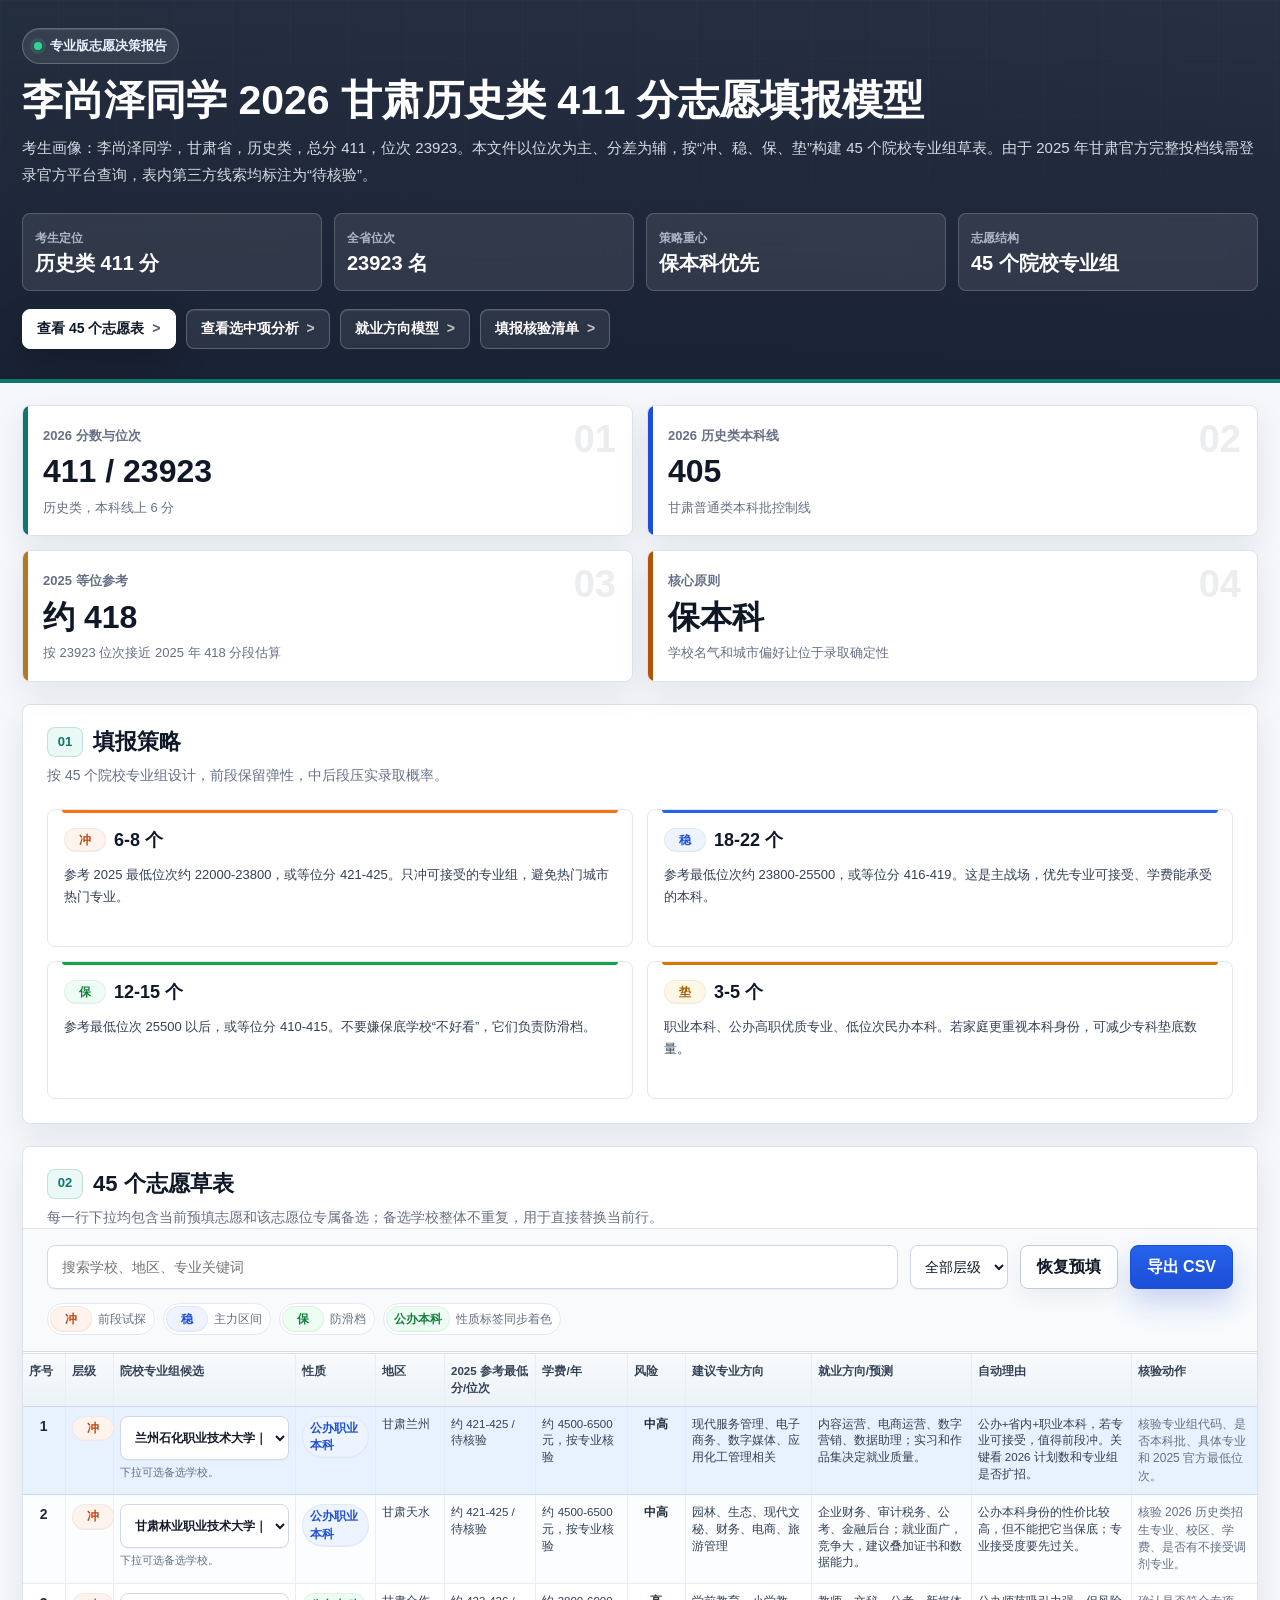
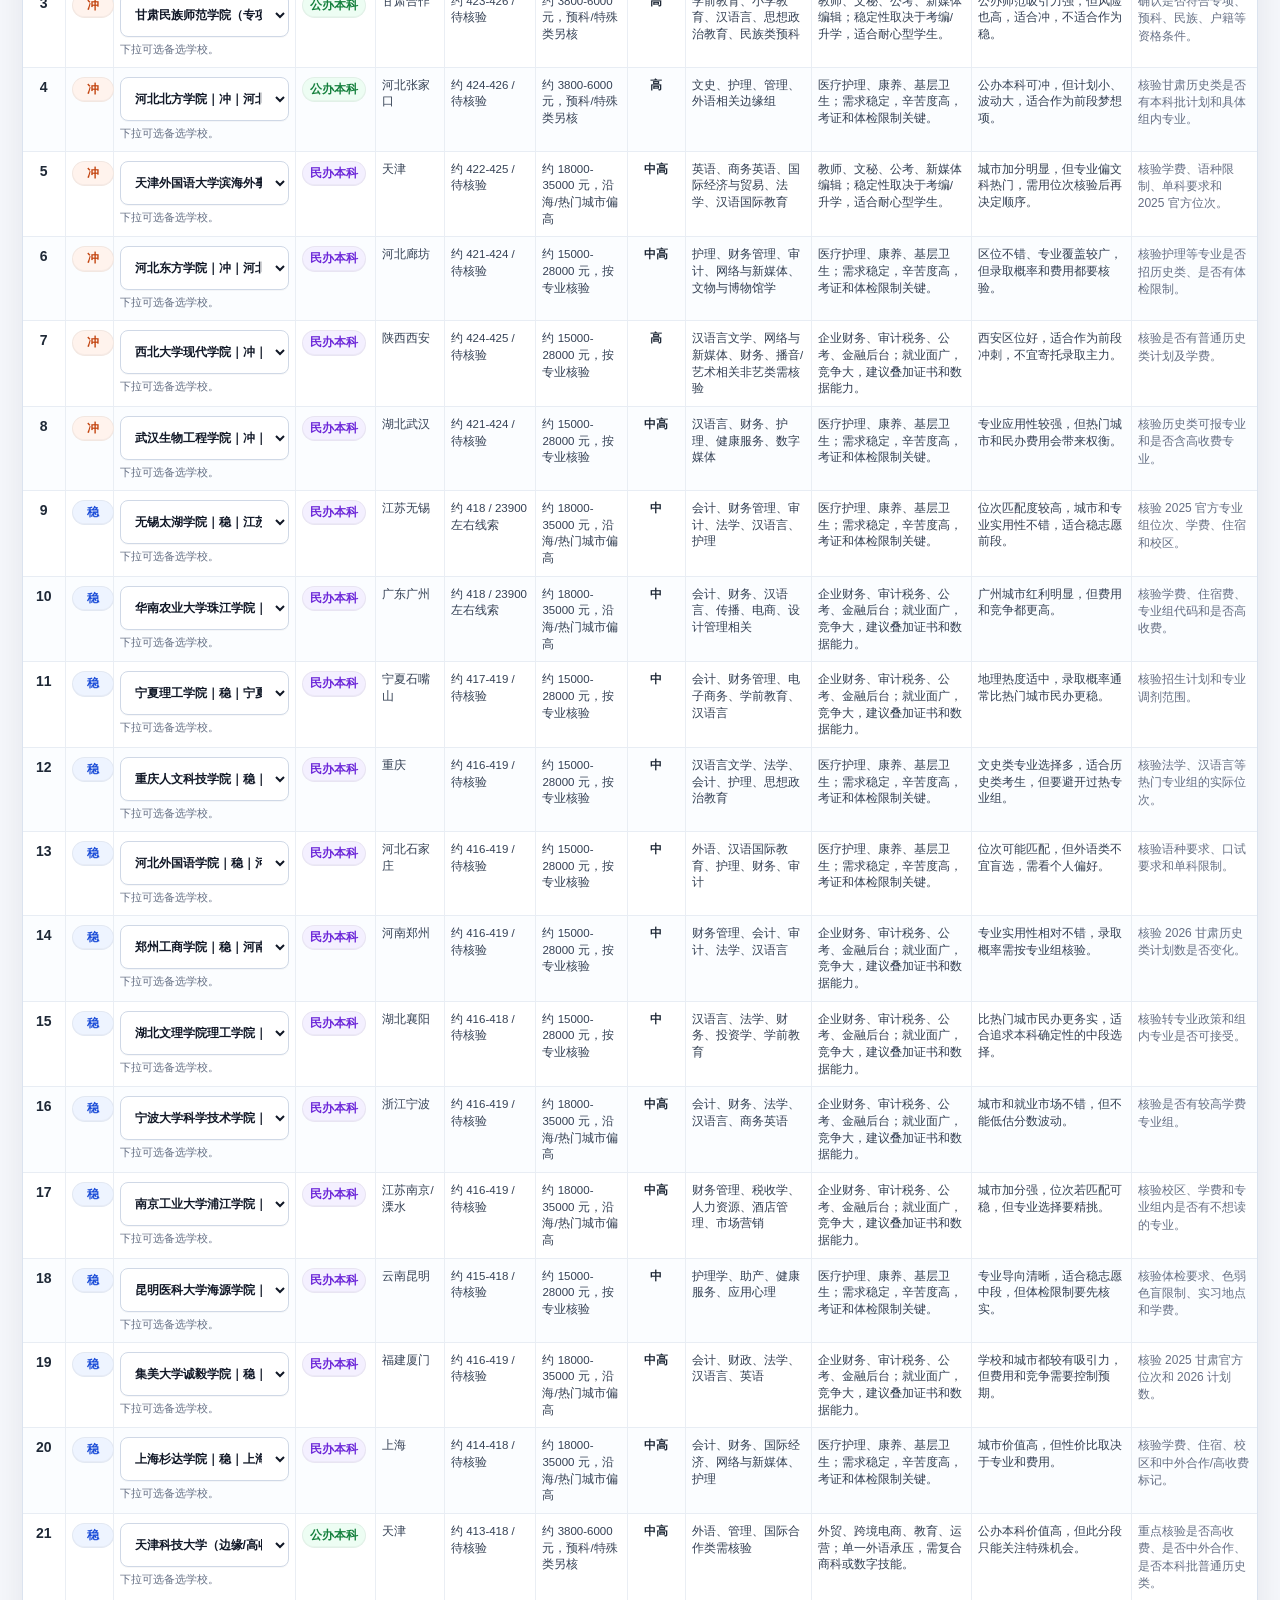
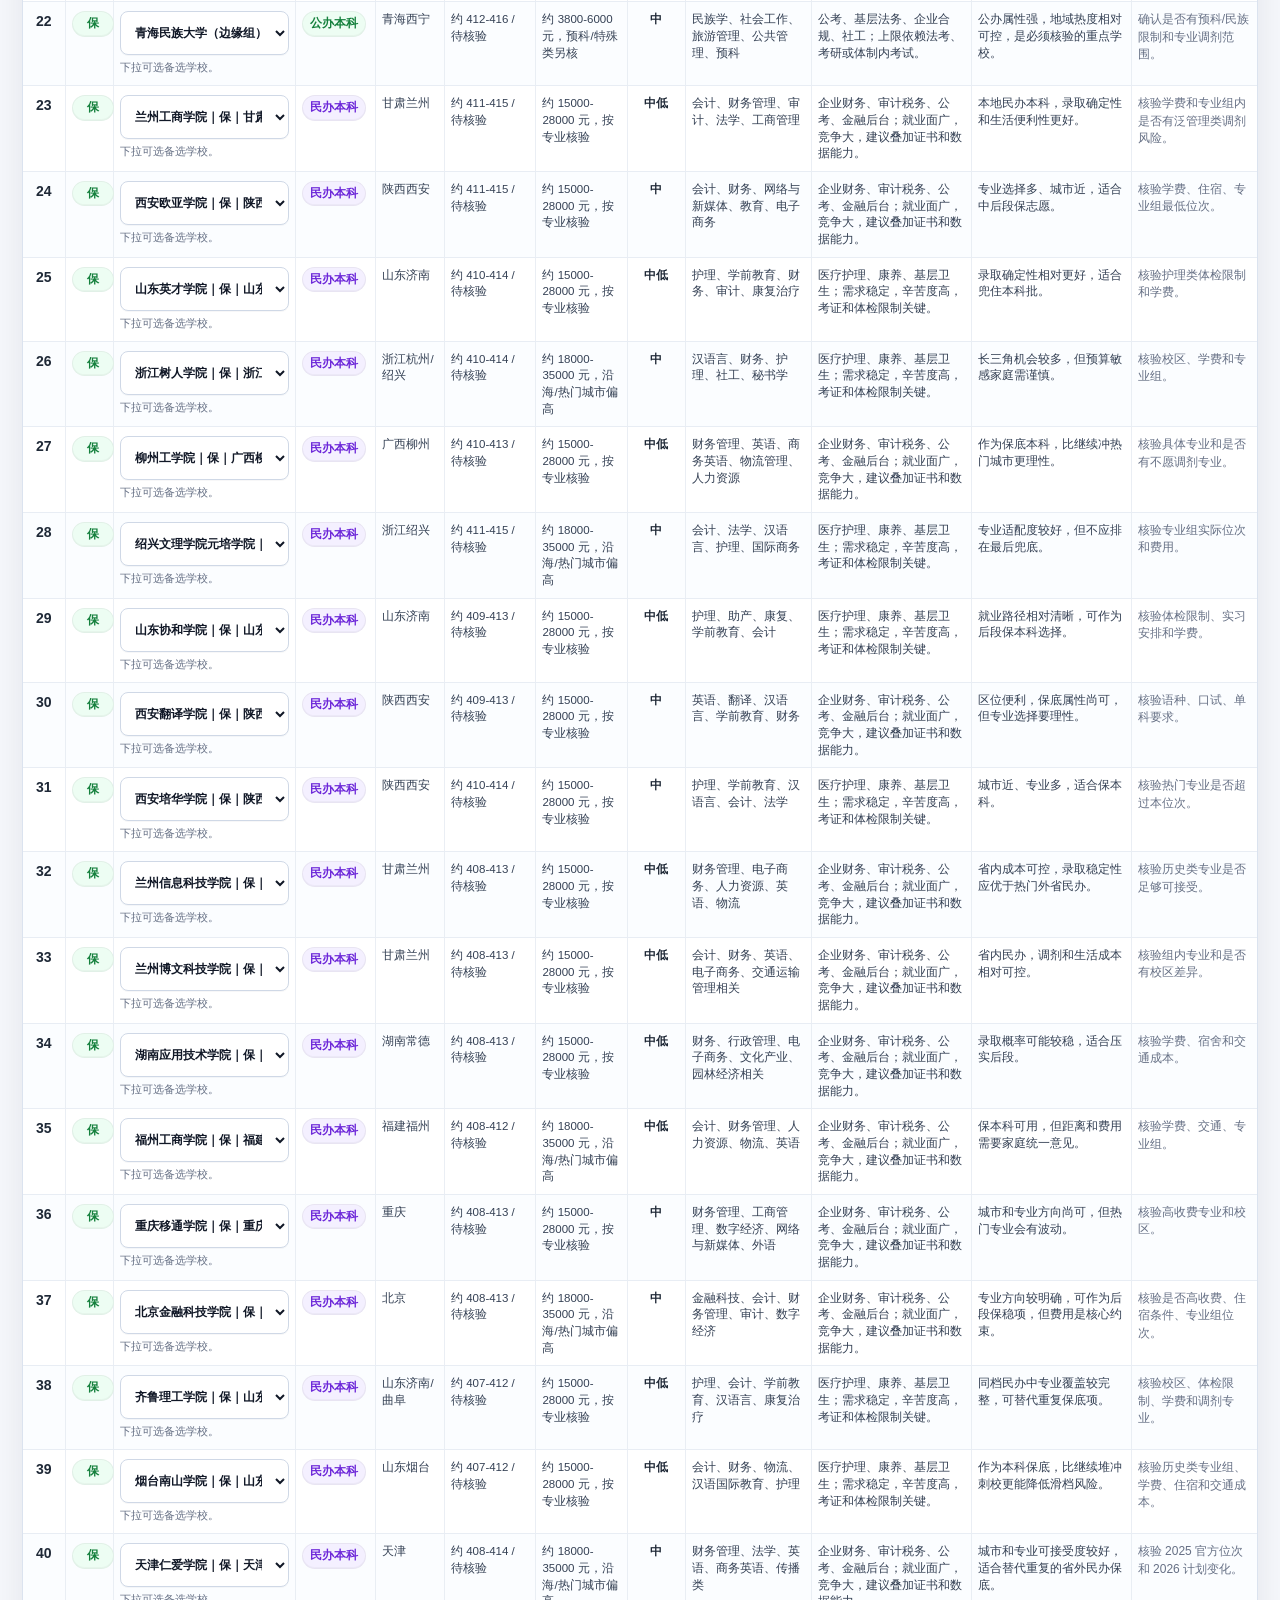
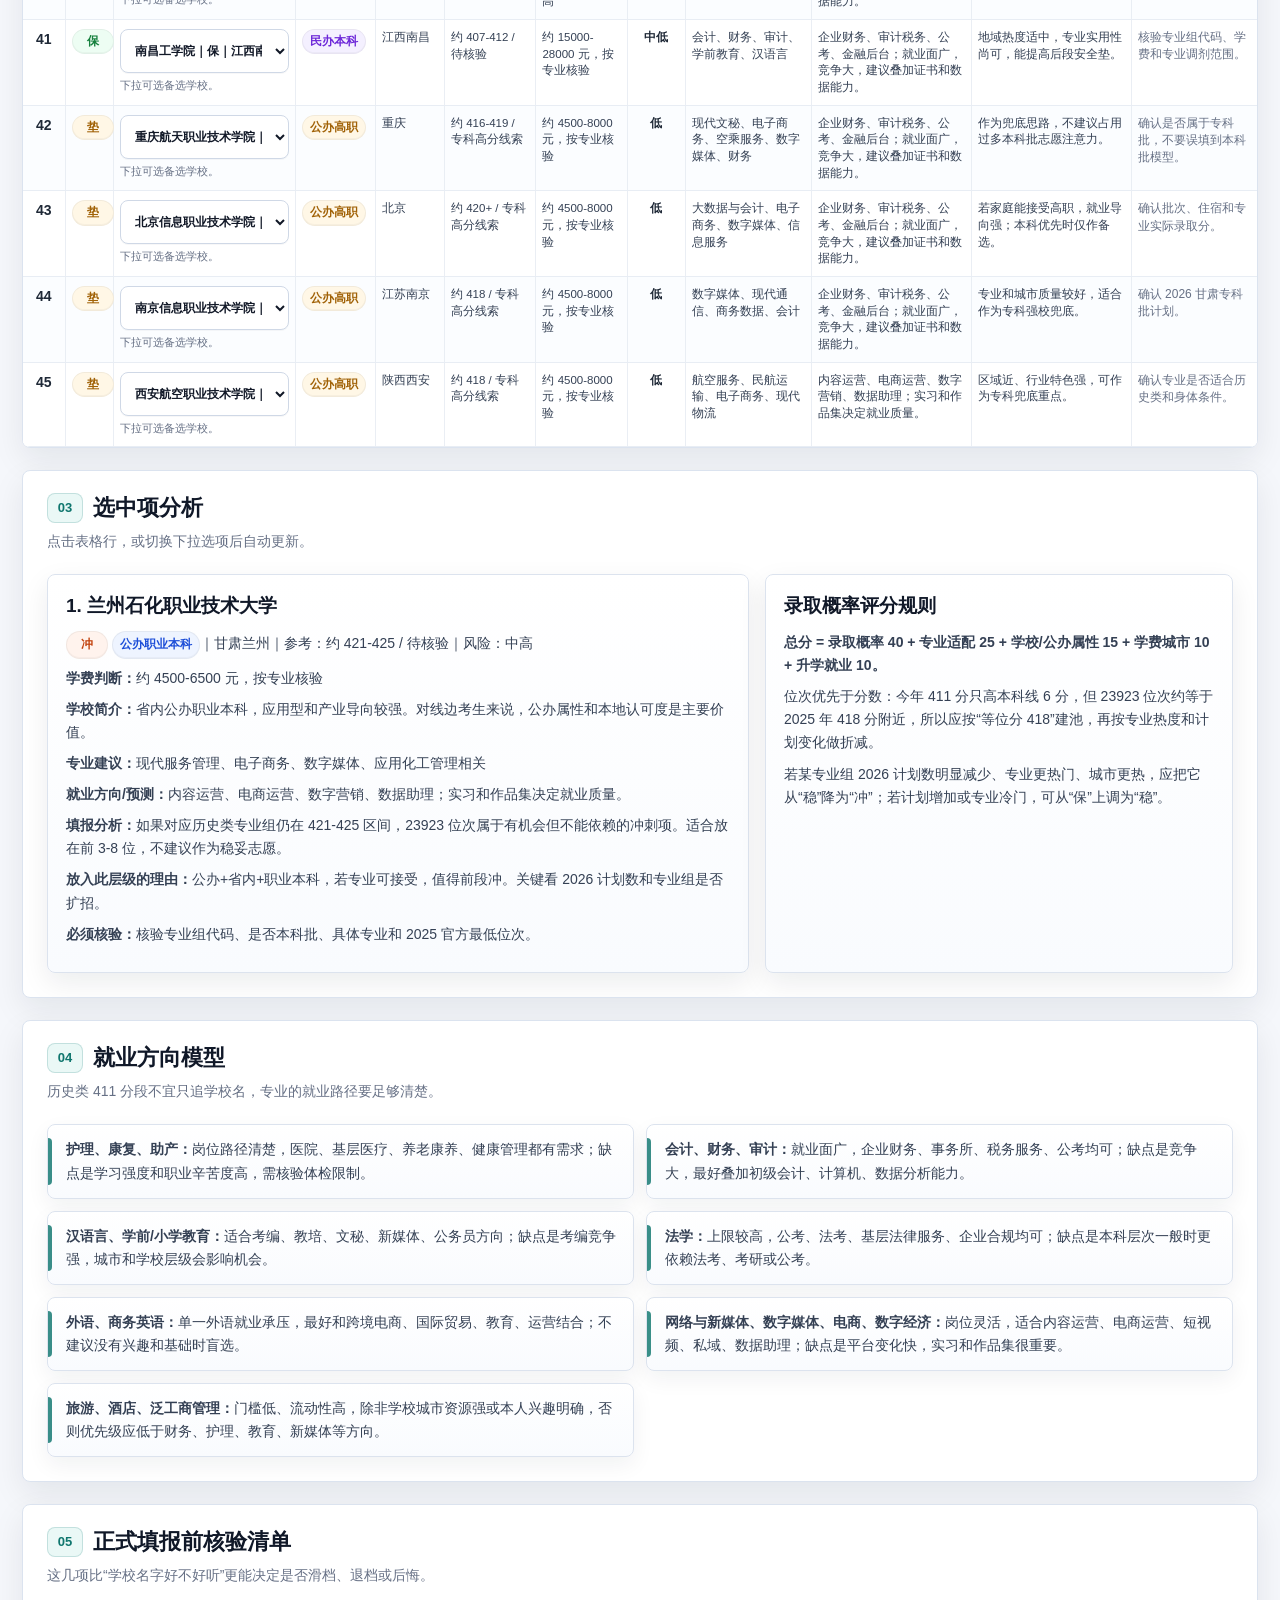
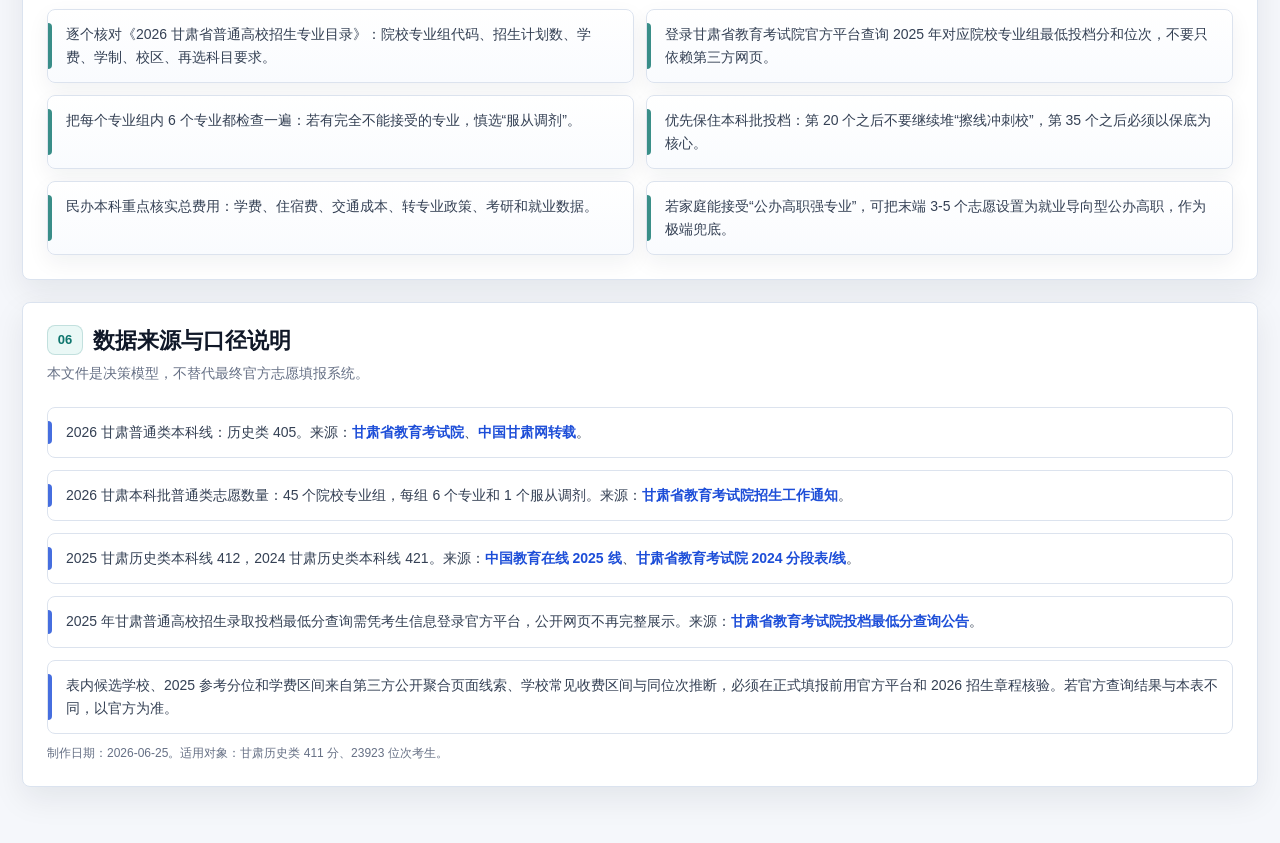
<file: reports/gansu-history-411-volunteer-model-pro.html>
<!doctype html>
<html lang="zh-CN">
<head>
  <meta charset="utf-8" />
  <meta name="viewport" content="width=device-width, initial-scale=1" />
  <title>李尚泽同学 2026 甘肃历史类 411 分志愿填报模型｜专业版</title>
  <style>
    :root {
      --bg: #f7f8fb;
      --panel: #ffffff;
      --text: #172033;
      --muted: #667085;
      --line: #d9dee8;
      --blue: #2563eb;
      --green: #16854b;
      --amber: #b26b00;
      --red: #c2410c;
      --purple: #7c3aed;
      --slate: #475467;
      --soft-blue: #eef4ff;
      --soft-green: #ecfdf3;
      --soft-amber: #fff7e6;
      --soft-red: #fff1ed;
      --soft-purple: #f4f0ff;
      --soft-slate: #f2f4f7;
      --shadow: 0 14px 36px rgba(23, 32, 51, 0.08);
    }

    * { box-sizing: border-box; }
    body {
      margin: 0;
      font-family: -apple-system, BlinkMacSystemFont, "Segoe UI", "PingFang SC", "Hiragino Sans GB", "Microsoft YaHei", sans-serif;
      color: var(--text);
      background: var(--bg);
      line-height: 1.5;
    }

    header {
      background: #101828;
      color: #fff;
      padding: 28px clamp(18px, 4vw, 48px);
    }

    header h1 {
      margin: 0 0 10px;
      font-size: clamp(24px, 3.4vw, 42px);
      letter-spacing: 0;
      line-height: 1.15;
    }

    header p {
      max-width: 980px;
      margin: 0;
      color: #d0d5dd;
      font-size: 15px;
    }

    main { padding: 22px clamp(14px, 3vw, 34px) 48px; }

    .grid {
      display: grid;
      gap: 16px;
    }

    .top-grid {
      grid-template-columns: repeat(4, minmax(0, 1fr));
    }

    .card {
      background: var(--panel);
      border: 1px solid var(--line);
      border-radius: 8px;
      box-shadow: var(--shadow);
    }

    .metric {
      padding: 18px;
      min-height: 118px;
    }

    .metric .label {
      color: var(--muted);
      font-size: 13px;
      margin-bottom: 8px;
    }

    .metric .value {
      font-size: 28px;
      font-weight: 750;
      line-height: 1.05;
    }

    .metric .note {
      color: var(--muted);
      font-size: 12px;
      margin-top: 9px;
    }

    section {
      margin-top: 18px;
    }

    .section-head {
      display: flex;
      justify-content: space-between;
      gap: 12px;
      align-items: flex-end;
      padding: 18px 18px 0;
    }

    h2 {
      margin: 0;
      font-size: 20px;
      letter-spacing: 0;
    }

    .section-subtitle {
      color: var(--muted);
      font-size: 13px;
      margin-top: 4px;
    }

    .body {
      padding: 18px;
    }

    .strategy {
      display: grid;
      grid-template-columns: repeat(4, minmax(0, 1fr));
      gap: 12px;
    }

    .band {
      border: 1px solid var(--line);
      border-radius: 8px;
      padding: 14px;
      background: #fff;
    }

    .band strong {
      display: block;
      font-size: 17px;
      margin-bottom: 8px;
    }

    .band p {
      margin: 6px 0 0;
      color: var(--muted);
      font-size: 13px;
    }

    .tag {
      display: inline-flex;
      align-items: center;
      justify-content: center;
      min-width: 42px;
      border-radius: 999px;
      padding: 3px 9px;
      font-size: 12px;
      font-weight: 700;
      white-space: nowrap;
    }

    .tag-rush { color: var(--red); background: var(--soft-red); }
    .tag-stable { color: var(--blue); background: var(--soft-blue); }
    .tag-safe { color: var(--green); background: var(--soft-green); }
    .tag-floor { color: var(--amber); background: var(--soft-amber); }

    .nature-tag {
      display: inline-flex;
      align-items: center;
      justify-content: center;
      border-radius: 999px;
      padding: 3px 9px;
      font-size: 12px;
      font-weight: 750;
      white-space: nowrap;
    }

    .nature-public { color: var(--green); background: var(--soft-green); }
    .nature-voc-bachelor { color: var(--blue); background: var(--soft-blue); }
    .nature-private { color: var(--purple); background: var(--soft-purple); }
    .nature-vocational { color: var(--amber); background: var(--soft-amber); }
    .nature-other { color: var(--slate); background: var(--soft-slate); }

    .toolbar {
      display: flex;
      flex-wrap: wrap;
      gap: 10px;
      align-items: center;
      padding: 0 18px 14px;
      border-bottom: 1px solid var(--line);
    }

    input, select, button {
      font: inherit;
    }

    input[type="search"], select {
      min-height: 38px;
      border: 1px solid var(--line);
      border-radius: 7px;
      background: #fff;
      color: var(--text);
      padding: 0 10px;
    }

    input[type="search"] {
      min-width: min(360px, 100%);
      flex: 1;
    }

    button {
      min-height: 38px;
      border: 1px solid #b9c5db;
      border-radius: 7px;
      background: #fff;
      color: #1d2939;
      padding: 0 12px;
      cursor: pointer;
      font-weight: 650;
    }

    button.primary {
      background: var(--blue);
      border-color: var(--blue);
      color: #fff;
    }

    .table-wrap {
      overflow: auto;
      max-height: 68vh;
      border-top: 1px solid var(--line);
    }

    .mobile-plan {
      display: none;
    }

    table {
      width: 100%;
      border-collapse: collapse;
      min-width: 1180px;
      background: #fff;
    }

    th {
      position: sticky;
      top: 0;
      z-index: 2;
      background: #f2f4f7;
      color: #344054;
      text-align: left;
      font-size: 12px;
      border-bottom: 1px solid var(--line);
      padding: 10px;
      white-space: nowrap;
    }

    td {
      border-bottom: 1px solid #edf0f5;
      padding: 9px 10px;
      vertical-align: top;
      font-size: 13px;
    }

    tbody tr {
      cursor: pointer;
      transition: background 0.15s ease, box-shadow 0.15s ease;
    }

    tbody tr:hover {
      background: #f8fbff;
    }

    tbody tr.selected-row {
      background: #eaf2ff;
      box-shadow: inset 4px 0 0 var(--blue);
    }

    tbody tr.selected-row td {
      border-bottom-color: #c7d7fe;
    }

    .row-index {
      font-weight: 750;
      color: #475467;
      width: 52px;
    }

    .school-select {
      width: 250px;
    }

    .score-cell {
      white-space: nowrap;
      font-variant-numeric: tabular-nums;
    }

    .reason {
      min-width: 260px;
      color: #344054;
    }

    .risk {
      min-width: 90px;
      font-weight: 750;
    }

    .mini {
      color: var(--muted);
      font-size: 12px;
    }

    .replacement-note {
      color: var(--muted);
      font-size: 12px;
      margin-top: 6px;
      line-height: 1.45;
    }

    .detail-layout {
      display: grid;
      grid-template-columns: 1.1fr 1fr;
      gap: 14px;
    }

    .detail-box {
      border: 1px solid var(--line);
      border-radius: 8px;
      padding: 14px;
      background: #fff;
      min-height: 170px;
    }

    .detail-box h3 {
      margin: 0 0 8px;
      font-size: 17px;
    }

    .detail-box p {
      margin: 8px 0;
      color: #344054;
      font-size: 14px;
    }

    .list {
      display: grid;
      gap: 8px;
      margin: 0;
      padding: 0;
      list-style: none;
    }

    .list li {
      border: 1px solid var(--line);
      border-radius: 8px;
      background: #fff;
      padding: 11px 12px;
      color: #344054;
      font-size: 14px;
    }

    .sources a {
      color: var(--blue);
      text-decoration: none;
    }

    .sources a:hover { text-decoration: underline; }

    .footnote {
      color: var(--muted);
      font-size: 12px;
      margin-top: 10px;
    }

    @media (max-width: 920px) {
      .top-grid, .strategy, .detail-layout {
        grid-template-columns: 1fr;
      }
      .section-head {
        display: block;
      }
      .toolbar {
        align-items: stretch;
      }
      input[type="search"], select, button {
        width: 100%;
      }
    }

    @media (max-width: 760px) {
      main {
        padding: 14px 10px 34px;
      }

      header {
        padding: 22px 16px;
      }

      .card {
        box-shadow: none;
      }

      .table-wrap {
        display: none;
      }

      .mobile-plan {
        display: grid;
        gap: 10px;
        padding: 12px;
        border-top: 1px solid var(--line);
      }

      .mobile-item {
        border: 1px solid var(--line);
        border-radius: 8px;
        background: #fff;
        padding: 12px;
        cursor: pointer;
      }

      .mobile-item.selected-row {
        background: #eaf2ff;
        border-color: #9db9ff;
        box-shadow: inset 4px 0 0 var(--blue);
      }

      .mobile-item-head {
        display: flex;
        align-items: center;
        justify-content: space-between;
        gap: 8px;
        margin-bottom: 10px;
      }

      .mobile-index {
        font-weight: 800;
        color: #475467;
      }

      .mobile-item select {
        margin: 8px 0 10px;
      }

      .mobile-meta {
        display: grid;
        grid-template-columns: 1fr;
        gap: 6px;
        color: #344054;
        font-size: 13px;
      }

    .mobile-meta strong {
        color: #101828;
      }
    }

    .empty-state {
      padding: 22px;
      color: var(--muted);
      text-align: center;
      border-top: 1px solid var(--line);
      background: #fff;
    }

    /* Professional edition visual layer */
    :root {
      --pro-bg: #f4f6f8;
      --pro-ink: #111827;
      --pro-soft: #f8fafc;
      --pro-line: #d7dde7;
      --pro-navy: #182235;
      --pro-teal: #0f766e;
      --pro-gold: #b7791f;
      --pro-coral: #b45309;
      --pro-focus: #1d4ed8;
      --pro-shadow: 0 18px 50px rgba(24, 34, 53, 0.10);
      --pro-subtle-shadow: 0 8px 22px rgba(24, 34, 53, 0.06);
    }

    body {
      background:
        linear-gradient(180deg, #eef2f7 0, var(--pro-bg) 360px, #f7f8fb 100%);
      color: var(--pro-ink);
    }

    header {
      position: relative;
      overflow: hidden;
      background: var(--pro-navy);
      padding: 34px clamp(18px, 5vw, 64px) 38px;
      border-bottom: 1px solid rgba(255,255,255,0.12);
    }

    header::after {
      content: "";
      position: absolute;
      inset: auto 0 0;
      height: 5px;
      background: linear-gradient(90deg, #0f766e, #1d4ed8 42%, #b7791f 76%, #b45309);
    }

    header h1 {
      max-width: 1120px;
      font-size: clamp(28px, 4vw, 48px);
      font-weight: 850;
      margin-bottom: 12px;
    }

    header p {
      max-width: 1120px;
      color: #d7dde8;
      font-size: 15px;
      line-height: 1.75;
    }

    .hero-kicker {
      display: inline-flex;
      align-items: center;
      gap: 8px;
      margin-bottom: 14px;
      padding: 7px 11px;
      border: 1px solid rgba(255,255,255,0.18);
      border-radius: 999px;
      color: #e9f2ff;
      background: rgba(255,255,255,0.07);
      font-size: 13px;
      font-weight: 750;
    }

    .hero-kicker::before {
      content: "";
      width: 8px;
      height: 8px;
      border-radius: 999px;
      background: #34d399;
      box-shadow: 0 0 0 4px rgba(52,211,153,0.15);
    }

    .hero-strip {
      display: grid;
      grid-template-columns: repeat(4, minmax(0, 1fr));
      gap: 10px;
      max-width: 1120px;
      margin-top: 20px;
    }

    .hero-actions {
      display: flex;
      flex-wrap: wrap;
      gap: 10px;
      max-width: 1120px;
      margin-top: 16px;
    }

    .hero-action {
      display: inline-flex;
      align-items: center;
      justify-content: center;
      min-height: 40px;
      padding: 0 14px;
      border: 1px solid rgba(255,255,255,0.20);
      border-radius: 8px;
      color: #ffffff;
      background: rgba(255,255,255,0.08);
      text-decoration: none;
      font-size: 14px;
      font-weight: 750;
    }

    .hero-action.primary-action {
      background: #ffffff;
      color: #182235;
      border-color: #ffffff;
    }

    .hero-chip {
      border: 1px solid rgba(255,255,255,0.16);
      border-radius: 8px;
      padding: 11px 12px;
      background: rgba(255,255,255,0.07);
      color: #fff;
      min-height: 72px;
    }

    .hero-chip span {
      display: block;
      color: #aab8cc;
      font-size: 12px;
      margin-bottom: 4px;
    }

    .hero-chip strong {
      display: block;
      font-size: 18px;
      line-height: 1.2;
    }

    main {
      max-width: 1480px;
      margin: 0 auto;
      padding-top: 24px;
    }

    .card {
      border-color: rgba(17, 24, 39, 0.10);
      box-shadow: var(--pro-shadow);
      background: rgba(255,255,255,0.97);
    }

    .top-grid {
      gap: 14px;
    }

    .metric {
      position: relative;
      overflow: hidden;
      padding: 18px 18px 17px;
      min-height: 124px;
      box-shadow: var(--pro-subtle-shadow);
    }

    .metric::before {
      content: "";
      position: absolute;
      inset: 0 auto 0 0;
      width: 5px;
      background: var(--pro-teal);
    }

    .metric:nth-child(2)::before { background: var(--pro-focus); }
    .metric:nth-child(3)::before { background: var(--pro-gold); }
    .metric:nth-child(4)::before { background: var(--pro-coral); }

    .metric .label {
      font-weight: 750;
      letter-spacing: 0;
      color: #667085;
    }

    .metric .value {
      color: #101828;
      font-size: 30px;
      font-weight: 850;
    }

    .metric .note {
      line-height: 1.5;
    }

    section.card {
      margin-top: 20px;
      overflow: hidden;
    }

    .section-head {
      align-items: center;
      padding: 20px 22px 0;
    }

    h2 {
      font-size: 21px;
      font-weight: 850;
      color: #101828;
    }

    .section-subtitle {
      max-width: 980px;
      line-height: 1.55;
    }

    .body {
      padding: 20px 22px 22px;
    }

    .strategy {
      gap: 14px;
    }

    .band {
      position: relative;
      border-color: #e1e6ef;
      background: #ffffff;
      box-shadow: var(--pro-subtle-shadow);
      padding: 16px 15px;
    }

    .band::after {
      content: "";
      position: absolute;
      left: 14px;
      right: 14px;
      top: 0;
      height: 3px;
      border-radius: 0 0 999px 999px;
      background: #cfd8e6;
    }

    .band:nth-child(1)::after { background: #f97316; }
    .band:nth-child(2)::after { background: #2563eb; }
    .band:nth-child(3)::after { background: #16a34a; }
    .band:nth-child(4)::after { background: #d97706; }

    .tag, .nature-tag {
      border: 1px solid rgba(0,0,0,0.05);
      box-shadow: inset 0 -1px 0 rgba(0,0,0,0.03);
    }

    .toolbar {
      position: sticky;
      top: 0;
      z-index: 5;
      gap: 12px;
      padding: 15px 22px;
      background: rgba(248,250,252,0.96);
      border-top: 1px solid rgba(215,221,231,0.85);
      backdrop-filter: blur(10px);
    }

    input[type="search"], select {
      min-height: 42px;
      border-color: #cfd7e6;
      border-radius: 8px;
      box-shadow: 0 1px 0 rgba(16, 24, 40, 0.03);
      font-size: 14px;
    }

    input[type="search"]:focus, select:focus, button:focus {
      outline: 3px solid rgba(29, 78, 216, 0.18);
      border-color: var(--pro-focus);
    }

    button {
      min-height: 42px;
      border-radius: 8px;
      border-color: #c2ccdc;
      background: #fff;
      box-shadow: var(--pro-subtle-shadow);
      transition: transform 0.15s ease, box-shadow 0.15s ease, border-color 0.15s ease;
    }

    button:hover {
      transform: translateY(-1px);
      border-color: #94a3b8;
      box-shadow: 0 12px 26px rgba(24, 34, 53, 0.10);
    }

    button.primary {
      background: #1d4ed8;
      border-color: #1d4ed8;
    }

    .pro-legend {
      display: flex;
      flex-wrap: wrap;
      gap: 8px;
      align-items: center;
      width: 100%;
      color: #667085;
      font-size: 12px;
    }

    .jump-anchor {
      display: block;
      height: 1px;
      scroll-margin-top: 84px;
    }

    .table-wrap {
      max-height: 70vh;
      border-top-color: var(--pro-line);
      background: #fff;
    }

    table {
      min-width: 1260px;
    }

    th {
      background: #edf2f7;
      color: #334155;
      font-size: 12px;
      font-weight: 800;
      padding: 12px 11px;
      border-bottom: 1px solid #cfd8e6;
    }

    td {
      padding: 11px;
      border-bottom-color: #e8edf4;
      line-height: 1.5;
    }

    tbody tr:hover {
      background: #f4f8ff;
    }

    tbody tr.selected-row {
      background: #e8f1ff;
      box-shadow: inset 5px 0 0 #1d4ed8;
    }

    .row-index {
      color: #1f2937;
      font-size: 14px;
    }

    .school-select {
      width: 280px;
      font-weight: 700;
      color: #111827;
    }

    .replacement-note {
      color: #7a8598;
    }

    .detail-layout {
      grid-template-columns: minmax(0, 1.08fr) minmax(360px, 0.92fr);
    }

    .detail-box {
      border-color: #dce3ee;
      background: #fbfcfe;
      box-shadow: var(--pro-subtle-shadow);
    }

    .detail-box h3 {
      font-size: 19px;
      font-weight: 850;
      color: #101828;
    }

    .detail-box p {
      line-height: 1.65;
    }

    .list {
      gap: 10px;
    }

    .list li {
      border-color: #dce3ee;
      background: #fbfcfe;
      box-shadow: var(--pro-subtle-shadow);
      line-height: 1.65;
    }

    .sources .list li {
      box-shadow: none;
      background: #fff;
    }

    @media (max-width: 920px) {
      .hero-strip {
        grid-template-columns: repeat(2, minmax(0, 1fr));
      }

      .detail-layout {
        grid-template-columns: 1fr;
      }
    }

    @media (max-width: 760px) {
      body {
        background: #f5f7fa;
      }

      header {
        padding: 24px 16px 28px;
      }

      header h1 {
        font-size: 27px;
        line-height: 1.2;
      }

      header p {
        font-size: 14px;
        line-height: 1.7;
      }

      .hero-strip {
        grid-template-columns: 1fr 1fr;
        gap: 8px;
      }

      .hero-chip {
        min-height: 66px;
        padding: 10px;
      }

      .hero-chip strong {
        font-size: 16px;
      }

      .hero-actions {
        display: grid;
        grid-template-columns: 1fr 1fr;
        gap: 8px;
      }

      .hero-action {
        min-height: 42px;
        padding: 0 10px;
        font-size: 13px;
      }

      main {
        padding: 14px 10px 34px;
      }

      .top-grid {
        gap: 10px;
      }

      .metric {
        min-height: auto;
        padding: 14px 14px 14px 16px;
      }

      .metric .value {
        font-size: 25px;
      }

      .section-head {
        padding: 17px 15px 0;
      }

      .body {
        padding: 15px;
      }

      .toolbar {
        position: static;
        padding: 13px 15px;
      }

      input[type="search"], select, button {
        min-height: 44px;
        font-size: 16px;
      }

      .mobile-plan {
        gap: 12px;
        padding: 12px;
        background: #f7f9fc;
      }

      .mobile-item {
        border-color: #dce3ee;
        border-radius: 8px;
        padding: 13px;
        box-shadow: var(--pro-subtle-shadow);
      }

      .mobile-item.selected-row {
        background: #e8f1ff;
        border-color: #8fb3ff;
        box-shadow: inset 5px 0 0 #1d4ed8, var(--pro-subtle-shadow);
      }

      .mobile-item-head {
        margin-bottom: 9px;
      }

      .mobile-index {
        color: #101828;
        font-size: 15px;
      }

      .mobile-meta {
        gap: 8px;
        font-size: 13px;
        line-height: 1.55;
      }

      .school-select {
        width: 100%;
        min-width: 0;
      }

      .pro-legend {
        display: grid;
        grid-template-columns: 1fr 1fr;
        gap: 7px;
      }
    }

    @media (max-width: 420px) {
      .hero-strip, .pro-legend {
        grid-template-columns: 1fr;
      }
    }

    /* Executive visual refresh */
    :root {
      --canvas: #f3f5f8;
      --surface: #ffffff;
      --surface-soft: #f8fafc;
      --ink: #101828;
      --ink-2: #344054;
      --ink-3: #667085;
      --rule: #d8e0eb;
      --navy-900: #111827;
      --navy-800: #1f2937;
      --teal-700: #0f766e;
      --teal-50: #eaf8f6;
      --blue-700: #1d4ed8;
      --blue-50: #eef4ff;
      --gold-700: #a16207;
      --gold-50: #fff7e6;
      --coral-700: #c2410c;
      --coral-50: #fff3ed;
      --violet-700: #6d28d9;
      --violet-50: #f4f0ff;
      --shadow-deep: 0 22px 54px rgba(16, 24, 40, 0.12);
      --shadow-soft: 0 10px 28px rgba(16, 24, 40, 0.08);
      --shadow-hairline: 0 1px 0 rgba(16, 24, 40, 0.04);
    }

    html {
      scroll-behavior: smooth;
      background: var(--canvas);
    }

    body {
      background:
        linear-gradient(90deg, rgba(15, 118, 110, 0.05) 1px, transparent 1px),
        linear-gradient(180deg, rgba(29, 78, 216, 0.04) 1px, transparent 1px),
        linear-gradient(180deg, #eef3f8 0, #f6f8fb 340px, #f7f8fb 100%);
      background-size: 44px 44px, 44px 44px, auto;
      color: var(--ink);
      -webkit-font-smoothing: antialiased;
      text-rendering: optimizeLegibility;
    }

    header {
      isolation: isolate;
      min-height: 390px;
      padding: 38px clamp(18px, 5vw, 72px) 42px;
      background:
        linear-gradient(135deg, rgba(15, 118, 110, 0.34), transparent 34%),
        linear-gradient(115deg, #101828 0%, #172033 46%, #243044 100%);
    }

    header::before {
      content: "";
      position: absolute;
      inset: 0;
      z-index: -1;
      background:
        linear-gradient(90deg, rgba(255,255,255,0.06) 1px, transparent 1px),
        linear-gradient(180deg, rgba(255,255,255,0.05) 1px, transparent 1px);
      background-size: 58px 58px;
      mask-image: linear-gradient(180deg, rgba(0,0,0,0.78), transparent 92%);
    }

    header::after {
      height: 6px;
      background: linear-gradient(90deg, var(--teal-700), var(--blue-700) 44%, var(--gold-700) 74%, var(--coral-700));
      box-shadow: 0 -18px 50px rgba(15, 118, 110, 0.16);
    }

    header h1,
    header p,
    .hero-strip,
    .hero-actions,
    .hero-kicker {
      position: relative;
      z-index: 1;
    }

    header h1 {
      max-width: 980px;
      font-size: 44px;
      line-height: 1.12;
      letter-spacing: 0;
      text-wrap: balance;
    }

    header p {
      max-width: 1040px;
      color: rgba(236, 242, 250, 0.88);
      font-size: 16px;
      line-height: 1.82;
    }

    .hero-kicker {
      border-color: rgba(255,255,255,0.22);
      background: rgba(255,255,255,0.09);
      box-shadow: inset 0 1px 0 rgba(255,255,255,0.12);
    }

    .hero-strip {
      margin-top: 24px;
      gap: 12px;
    }

    .hero-chip {
      display: grid;
      align-content: center;
      min-height: 86px;
      border-color: rgba(255,255,255,0.18);
      background: rgba(255,255,255,0.09);
      box-shadow: inset 0 1px 0 rgba(255,255,255,0.10), 0 18px 38px rgba(0,0,0,0.14);
      backdrop-filter: blur(14px);
    }

    .hero-chip span {
      color: rgba(223, 231, 244, 0.72);
      font-weight: 700;
    }

    .hero-chip strong {
      font-size: 20px;
      font-weight: 850;
    }

    .hero-actions {
      margin-top: 18px;
    }

    .hero-action {
      gap: 8px;
      border-color: rgba(255,255,255,0.22);
      background: rgba(255,255,255,0.08);
      box-shadow: inset 0 1px 0 rgba(255,255,255,0.10);
      transition: transform 0.16s ease, background 0.16s ease, border-color 0.16s ease;
    }

    .hero-action::after {
      content: ">";
      font-weight: 900;
      opacity: 0.72;
    }

    .hero-action:hover {
      transform: translateY(-1px);
      border-color: rgba(255,255,255,0.36);
      background: rgba(255,255,255,0.13);
    }

    .hero-action.primary-action {
      color: #111827;
      box-shadow: 0 16px 34px rgba(0,0,0,0.18);
    }

    main {
      max-width: 1500px;
      margin-top: -42px;
      padding-bottom: 56px;
    }

    .card {
      border: 1px solid rgba(17, 24, 39, 0.10);
      border-radius: 8px;
      background: rgba(255,255,255,0.96);
      box-shadow: var(--shadow-deep);
      backdrop-filter: blur(8px);
    }

    .top-grid {
      position: relative;
      z-index: 3;
    }

    .metric {
      min-height: 132px;
      padding: 20px 20px 18px;
      box-shadow: var(--shadow-soft);
    }

    .metric::after {
      content: "0" counter(metric);
      position: absolute;
      right: 16px;
      top: 14px;
      color: rgba(16, 24, 40, 0.08);
      font-size: 38px;
      font-weight: 900;
      line-height: 1;
    }

    .top-grid {
      counter-reset: metric;
    }

    .metric {
      counter-increment: metric;
    }

    .metric .label {
      color: var(--ink-3);
      font-size: 13px;
      font-weight: 800;
    }

    .metric .value {
      margin-top: 10px;
      color: var(--ink);
      font-size: 32px;
      letter-spacing: 0;
      font-variant-numeric: tabular-nums;
    }

    .metric .note {
      max-width: 260px;
      color: var(--ink-3);
      font-size: 13px;
    }

    section.card {
      margin-top: 22px;
    }

    main {
      counter-reset: section;
    }

    section.card .section-head {
      position: relative;
      padding: 22px 24px 0;
    }

    section.card .section-head h2 {
      display: flex;
      align-items: center;
      gap: 10px;
      font-size: 22px;
      line-height: 1.25;
      letter-spacing: 0;
    }

    section.card {
      counter-increment: section;
    }

    section.card .section-head h2::before {
      content: counter(section, decimal-leading-zero);
      display: inline-grid;
      place-items: center;
      width: 34px;
      height: 28px;
      border: 1px solid rgba(15, 118, 110, 0.18);
      border-radius: 8px;
      color: var(--teal-700);
      background: var(--teal-50);
      font-size: 13px;
      font-weight: 900;
      font-variant-numeric: tabular-nums;
    }

    .section-subtitle {
      margin-top: 8px;
      color: var(--ink-3);
      font-size: 14px;
    }

    .body {
      padding: 22px 24px 24px;
    }

    .strategy {
      grid-template-columns: repeat(4, minmax(190px, 1fr));
    }

    .band {
      min-height: 164px;
      padding: 18px 16px;
      background:
        linear-gradient(180deg, rgba(255,255,255,0.96), rgba(248,250,252,0.96));
      box-shadow: var(--shadow-soft);
    }

    .band strong {
      display: flex;
      flex-wrap: wrap;
      gap: 8px;
      align-items: center;
      font-size: 18px;
      line-height: 1.35;
    }

    .band p {
      margin-top: 12px;
      color: var(--ink-2);
      line-height: 1.68;
    }

    .tag,
    .nature-tag {
      min-height: 24px;
      border-radius: 999px;
      font-weight: 850;
      font-variant-numeric: tabular-nums;
    }

    .tag-rush { color: var(--coral-700); background: var(--coral-50); }
    .tag-stable { color: var(--blue-700); background: var(--blue-50); }
    .tag-safe { color: #15803d; background: #edfdf3; }
    .tag-floor { color: var(--gold-700); background: var(--gold-50); }
    .nature-public { color: #15803d; background: #edfdf3; }
    .nature-voc-bachelor { color: var(--blue-700); background: var(--blue-50); }
    .nature-private { color: var(--violet-700); background: var(--violet-50); }
    .nature-vocational { color: var(--gold-700); background: var(--gold-50); }

    .toolbar {
      top: 0;
      padding: 16px 24px;
      background: rgba(248,250,252,0.94);
      box-shadow: 0 12px 28px rgba(16, 24, 40, 0.07);
    }

    input[type="search"],
    select {
      min-height: 44px;
      border-color: #cfd8e6;
      background: #ffffff;
      color: var(--ink);
    }

    input[type="search"] {
      padding-left: 14px;
    }

    button,
    .hero-action {
      user-select: none;
    }

    button {
      min-height: 44px;
      padding-inline: 16px;
      color: var(--ink);
      font-weight: 800;
    }

    button.primary {
      background: linear-gradient(180deg, #2563eb, #1d4ed8);
      border-color: #1d4ed8;
      box-shadow: 0 14px 28px rgba(29, 78, 216, 0.22);
    }

    .pro-legend {
      padding-top: 2px;
      color: var(--ink-3);
    }

    .pro-legend > span {
      display: inline-flex;
      align-items: center;
      gap: 6px;
      min-height: 28px;
      padding: 2px 8px 2px 2px;
      border: 1px solid #e4e9f1;
      border-radius: 999px;
      background: #fff;
    }

    .table-wrap {
      border-top: 1px solid var(--rule);
      box-shadow: inset 0 1px 0 rgba(255,255,255,0.84);
    }

    table {
      min-width: 1320px;
    }

    th {
      top: 0;
      background:
        linear-gradient(180deg, #f8fafc 0%, #edf2f7 100%);
      color: #334155;
      font-size: 12px;
      letter-spacing: 0;
      text-transform: none;
    }

    th,
    td {
      border-right: 1px solid rgba(226, 232, 240, 0.72);
    }

    th:last-child,
    td:last-child {
      border-right: 0;
    }

    td {
      background: rgba(255,255,255,0.98);
      color: var(--ink-2);
      font-size: 13px;
    }

    tbody tr:nth-child(even) td {
      background: #fbfdff;
    }

    tbody tr:hover td {
      background: #f3f8ff;
    }

    tbody tr.selected-row td {
      background: #e8f1ff;
    }

    .row-index {
      text-align: center;
      color: #1f2937;
      font-weight: 900;
      font-variant-numeric: tabular-nums;
    }

    .school-select {
      width: 300px;
      max-width: 100%;
      font-weight: 800;
    }

    .score-cell,
    .risk {
      font-variant-numeric: tabular-nums;
    }

    .score-cell {
      white-space: normal;
      overflow-wrap: anywhere;
      word-break: break-word;
    }

    .risk {
      color: #1f2937;
      text-align: center;
      white-space: nowrap;
    }

    .reason {
      min-width: 300px;
      color: var(--ink-2);
    }

    .replacement-note,
    .mini,
    .footnote {
      color: var(--ink-3);
    }

    .detail-layout {
      gap: 16px;
    }

    .detail-box {
      padding: 18px;
      background:
        linear-gradient(180deg, #ffffff, #f9fbfe);
      box-shadow: var(--shadow-soft);
    }

    .detail-box h3 {
      margin-bottom: 12px;
      line-height: 1.35;
    }

    .detail-box p {
      color: var(--ink-2);
    }

    .list {
      grid-template-columns: repeat(2, minmax(0, 1fr));
      gap: 12px;
    }

    .sources .list {
      grid-template-columns: 1fr;
    }

    .list li {
      position: relative;
      padding: 13px 14px 13px 18px;
      background: linear-gradient(180deg, #ffffff, #f9fbfe);
    }

    .list li::before {
      content: "";
      position: absolute;
      left: 0;
      top: 13px;
      bottom: 13px;
      width: 4px;
      border-radius: 0 999px 999px 0;
      background: var(--teal-700);
      opacity: 0.82;
    }

    .sources .list li::before {
      background: var(--blue-700);
    }

    .sources a {
      color: var(--blue-700);
      font-weight: 800;
      text-underline-offset: 3px;
    }

    .empty-state {
      color: var(--ink-3);
      background: #fff;
      font-weight: 700;
    }

    @media (max-width: 1180px) {
      .top-grid {
        grid-template-columns: repeat(2, minmax(0, 1fr));
      }

      .strategy,
      .list {
        grid-template-columns: repeat(2, minmax(0, 1fr));
      }
    }

    @media (max-width: 920px) {
      header {
        min-height: auto;
      }

      header h1 {
        font-size: 36px;
      }

      main {
        margin-top: -26px;
      }

      .strategy,
      .detail-layout,
      .list {
        grid-template-columns: 1fr;
      }
    }

    @media (max-width: 760px) {
      body {
        background: #f5f7fa;
      }

      header {
        padding: 24px 16px 30px;
      }

      header h1 {
        font-size: 28px;
      }

      header p {
        font-size: 14px;
      }

      main {
        margin-top: -18px;
        padding-inline: 10px;
      }

      .top-grid,
      .hero-strip,
      .hero-actions {
        grid-template-columns: 1fr;
      }

      .hero-chip {
        min-height: 70px;
      }

      .card {
        box-shadow: 0 12px 28px rgba(16, 24, 40, 0.08);
      }

      .metric {
        min-height: 112px;
      }

      section.card .section-head {
        padding: 18px 16px 0;
      }

      section.card .section-head h2 {
        font-size: 20px;
      }

      .body {
        padding: 16px;
      }

      .toolbar {
        position: static;
        padding: 14px 16px;
        box-shadow: none;
      }

      .mobile-plan {
        background: #f7f9fc;
      }

      .mobile-item {
        background: linear-gradient(180deg, #ffffff, #fbfdff);
        box-shadow: var(--shadow-soft);
      }

      .mobile-item-head {
        align-items: center;
      }

      .mobile-index {
        font-weight: 900;
      }

      .mobile-meta {
        margin-top: 12px;
      }

      .mobile-meta > div {
        padding-top: 8px;
        border-top: 1px solid #edf1f7;
      }

      .pro-legend {
        grid-template-columns: 1fr;
      }
    }

    /* Full-width refinement: keep dense content readable without horizontal dragging */
    :root {
      --page-pad: clamp(28px, 3.2vw, 64px);
      --clean-bg: #f5f7fb;
      --clean-line: #dbe3ef;
      --clean-shadow: 0 12px 32px rgba(15, 23, 42, 0.08);
    }

    body {
      background: var(--clean-bg);
      overflow-x: hidden;
    }

    header {
      min-height: 0;
      padding: 28px var(--page-pad) 30px;
      background:
        linear-gradient(180deg, rgba(15, 23, 42, 0.88), rgba(15, 23, 42, 0.94)),
        linear-gradient(90deg, rgba(15, 118, 110, 0.28), rgba(37, 99, 235, 0.16));
      border-bottom: 4px solid #0f766e;
    }

    header::before {
      opacity: 0.38;
    }

    header::after {
      display: none;
    }

    header h1,
    header p,
    .hero-strip,
    .hero-actions,
    main {
      width: 100%;
      max-width: none;
    }

    header h1 {
      max-width: 1280px;
      font-size: clamp(34px, 3.2vw, 56px);
    }

    header p {
      max-width: 1320px;
      font-size: 15px;
      line-height: 1.78;
    }

    .hero-strip {
      grid-template-columns: repeat(4, minmax(0, 1fr));
      max-width: 1320px;
    }

    .hero-chip {
      min-height: 78px;
      box-shadow: none;
    }

    .hero-actions {
      max-width: 1320px;
    }

    main {
      margin: 0;
      padding: 22px var(--page-pad) 56px;
    }

    .top-grid {
      grid-template-columns: repeat(4, minmax(0, 1fr));
      gap: 14px;
    }

    .metric {
      min-height: 118px;
      box-shadow: var(--clean-shadow);
    }

    .card {
      box-shadow: var(--clean-shadow);
      border-color: var(--clean-line);
      background: #fff;
    }

    section.card {
      margin-top: 22px;
    }

    .strategy {
      grid-template-columns: repeat(4, minmax(0, 1fr));
    }

    .band {
      min-height: 138px;
      box-shadow: none;
      background: #fff;
    }

    .toolbar {
      position: static;
      box-shadow: none;
      background: #f8fafc;
    }

    .table-wrap {
      overflow-x: hidden;
      overflow-y: auto;
      max-height: none;
    }

    table {
      min-width: 0;
      width: 100%;
      table-layout: fixed;
    }

    th,
    td {
      white-space: normal;
      overflow-wrap: anywhere;
      word-break: break-word;
      padding: 10px 8px;
      line-height: 1.45;
    }

    th {
      font-size: 11px;
      vertical-align: top;
    }

    td {
      font-size: 12px;
      vertical-align: top;
    }

    th:nth-child(1), td:nth-child(1) { width: 42px; }
    th:nth-child(2), td:nth-child(2) { width: 48px; }
    th:nth-child(3), td:nth-child(3) { width: 16%; }
    th:nth-child(4), td:nth-child(4) { width: 7%; }
    th:nth-child(5), td:nth-child(5) { width: 6%; }
    th:nth-child(6), td:nth-child(6) { width: 8%; }
    th:nth-child(7), td:nth-child(7) { width: 8%; }
    th:nth-child(8), td:nth-child(8) { width: 58px; }
    th:nth-child(9), td:nth-child(9) { width: 11%; }
    th:nth-child(10), td:nth-child(10) { width: 14%; }
    th:nth-child(11), td:nth-child(11) { width: 14%; }
    th:nth-child(12), td:nth-child(12) { width: 11%; }

    .school-select {
      width: 100%;
      min-width: 0;
      max-width: 100%;
      font-size: 12px;
      font-weight: 750;
    }

    .reason {
      min-width: 0;
    }

    .replacement-note {
      margin-top: 5px;
      font-size: 11px;
    }

    .nature-tag,
    .tag {
      padding-inline: 7px;
      white-space: normal;
    }

    .detail-layout {
      grid-template-columns: minmax(0, 1.2fr) minmax(320px, 0.8fr);
    }

    @media (max-width: 1280px) {
      :root {
        --page-pad: 22px;
      }

      .top-grid,
      .strategy {
        grid-template-columns: repeat(2, minmax(0, 1fr));
      }

      th,
      td {
        font-size: 11.5px;
        padding: 9px 6px;
      }
    }

    @media (max-width: 920px) {
      .hero-strip,
      .top-grid,
      .strategy,
      .detail-layout,
      .list {
        grid-template-columns: 1fr;
      }
    }

    @media (max-width: 760px) {
      :root {
        --page-pad: 12px;
      }

      header {
        padding: 22px 16px 24px;
      }

      header h1 {
        font-size: 28px;
      }

      main {
        padding: 14px 10px 36px;
      }

      .table-wrap {
        display: none;
      }

      .mobile-plan {
        display: grid;
      }
    }
  </style>
</head>
<body>
  <header>
    <div class="hero-kicker">专业版志愿决策报告</div>
    <h1>李尚泽同学 2026 甘肃历史类 411 分志愿填报模型</h1>
    <p>考生画像：李尚泽同学，甘肃省，历史类，总分 411，位次 23923。本文件以位次为主、分差为辅，按“冲、稳、保、垫”构建 45 个院校专业组草表。由于 2025 年甘肃官方完整投档线需登录官方平台查询，表内第三方线索均标注为“待核验”。</p>
    <div class="hero-strip" aria-label="核心填报指标">
      <div class="hero-chip"><span>考生定位</span><strong>历史类 411 分</strong></div>
      <div class="hero-chip"><span>全省位次</span><strong>23923 名</strong></div>
      <div class="hero-chip"><span>策略重心</span><strong>保本科优先</strong></div>
      <div class="hero-chip"><span>志愿结构</span><strong>45 个院校专业组</strong></div>
    </div>
    <nav class="hero-actions" aria-label="页面快捷导航">
      <a class="hero-action primary-action" href="#planListAnchor">查看 45 个志愿表</a>
      <a class="hero-action" href="#detailSection">查看选中项分析</a>
      <a class="hero-action" href="#employmentSection">就业方向模型</a>
      <a class="hero-action" href="#checklistSection">填报核验清单</a>
    </nav>
  </header>

  <main>
    <div class="grid top-grid">
      <div class="card metric">
        <div class="label">2026 分数与位次</div>
        <div class="value">411 / 23923</div>
        <div class="note">历史类，本科线上 6 分</div>
      </div>
      <div class="card metric">
        <div class="label">2026 历史类本科线</div>
        <div class="value">405</div>
        <div class="note">甘肃普通类本科批控制线</div>
      </div>
      <div class="card metric">
        <div class="label">2025 等位参考</div>
        <div class="value">约 418</div>
        <div class="note">按 23923 位次接近 2025 年 418 分段估算</div>
      </div>
      <div class="card metric">
        <div class="label">核心原则</div>
        <div class="value">保本科</div>
        <div class="note">学校名气和城市偏好让位于录取确定性</div>
      </div>
    </div>

    <section class="card" id="planSection">
      <div class="section-head">
        <div>
          <h2>填报策略</h2>
          <div class="section-subtitle">按 45 个院校专业组设计，前段保留弹性，中后段压实录取概率。</div>
        </div>
      </div>
      <div class="body strategy">
        <div class="band">
          <strong><span class="tag tag-rush">冲</span> 6-8 个</strong>
          <p>参考 2025 最低位次约 22000-23800，或等位分 421-425。只冲可接受的专业组，避免热门城市热门专业。</p>
        </div>
        <div class="band">
          <strong><span class="tag tag-stable">稳</span> 18-22 个</strong>
          <p>参考最低位次约 23800-25500，或等位分 416-419。这是主战场，优先专业可接受、学费能承受的本科。</p>
        </div>
        <div class="band">
          <strong><span class="tag tag-safe">保</span> 12-15 个</strong>
          <p>参考最低位次 25500 以后，或等位分 410-415。不要嫌保底学校“不好看”，它们负责防滑档。</p>
        </div>
        <div class="band">
          <strong><span class="tag tag-floor">垫</span> 3-5 个</strong>
          <p>职业本科、公办高职优质专业、低位次民办本科。若家庭更重视本科身份，可减少专科垫底数量。</p>
        </div>
      </div>
    </section>

    <section class="card" id="detailSection">
      <div class="section-head">
        <div>
          <h2>45 个志愿草表</h2>
          <div class="section-subtitle">每一行下拉均包含当前预填志愿和该志愿位专属备选；备选学校整体不重复，用于直接替换当前行。</div>
        </div>
      </div>
      <div class="toolbar">
        <input id="searchBox" type="search" placeholder="搜索学校、地区、专业关键词" />
        <select id="bandFilter" aria-label="筛选层级">
          <option value="all">全部层级</option>
          <option value="冲">只看冲</option>
          <option value="稳">只看稳</option>
          <option value="保">只看保</option>
          <option value="垫">只看垫</option>
        </select>
        <button id="resetBtn">恢复预填</button>
        <button class="primary" id="exportBtn">导出 CSV</button>
        <div class="pro-legend" aria-label="颜色图例">
          <span><span class="tag tag-rush">冲</span> 前段试探</span>
          <span><span class="tag tag-stable">稳</span> 主力区间</span>
          <span><span class="tag tag-safe">保</span> 防滑档</span>
          <span><span class="nature-tag nature-public">公办本科</span> 性质标签同步着色</span>
        </div>
      </div>
      <span class="jump-anchor" id="planListAnchor" aria-hidden="true"></span>
      <div class="table-wrap">
        <table>
          <thead>
            <tr>
              <th>序号</th>
              <th>层级</th>
              <th>院校专业组候选</th>
              <th>性质</th>
              <th>地区</th>
              <th>2025 参考最低分/位次</th>
              <th>学费/年</th>
              <th>风险</th>
              <th>建议专业方向</th>
              <th>就业方向/预测</th>
              <th>自动理由</th>
              <th>核验动作</th>
            </tr>
          </thead>
          <tbody id="planBody"></tbody>
        </table>
      </div>
      <div class="mobile-plan" id="mobilePlan"></div>
    </section>

    <section class="card" id="employmentSection">
      <div class="section-head">
        <div>
          <h2>选中项分析</h2>
          <div class="section-subtitle">点击表格行，或切换下拉选项后自动更新。</div>
        </div>
      </div>
      <div class="body detail-layout">
        <div class="detail-box" id="detailBox"></div>
        <div class="detail-box">
          <h3>录取概率评分规则</h3>
          <p><strong>总分 = 录取概率 40 + 专业适配 25 + 学校/公办属性 15 + 学费城市 10 + 升学就业 10。</strong></p>
          <p>位次优先于分数：今年 411 分只高本科线 6 分，但 23923 位次约等于 2025 年 418 分附近，所以应按“等位分 418”建池，再按专业热度和计划变化做折减。</p>
          <p>若某专业组 2026 计划数明显减少、专业更热门、城市更热，应把它从“稳”降为“冲”；若计划增加或专业冷门，可从“保”上调为“稳”。</p>
        </div>
      </div>
    </section>

    <section class="card" id="checklistSection">
      <div class="section-head">
        <div>
          <h2>就业方向模型</h2>
          <div class="section-subtitle">历史类 411 分段不宜只追学校名，专业的就业路径要足够清楚。</div>
        </div>
      </div>
      <div class="body">
        <ul class="list">
          <li><strong>护理、康复、助产：</strong>岗位路径清楚，医院、基层医疗、养老康养、健康管理都有需求；缺点是学习强度和职业辛苦度高，需核验体检限制。</li>
          <li><strong>会计、财务、审计：</strong>就业面广，企业财务、事务所、税务服务、公考均可；缺点是竞争大，最好叠加初级会计、计算机、数据分析能力。</li>
          <li><strong>汉语言、学前/小学教育：</strong>适合考编、教培、文秘、新媒体、公务员方向；缺点是考编竞争强，城市和学校层级会影响机会。</li>
          <li><strong>法学：</strong>上限较高，公考、法考、基层法律服务、企业合规均可；缺点是本科层次一般时更依赖法考、考研或公考。</li>
          <li><strong>外语、商务英语：</strong>单一外语就业承压，最好和跨境电商、国际贸易、教育、运营结合；不建议没有兴趣和基础时盲选。</li>
          <li><strong>网络与新媒体、数字媒体、电商、数字经济：</strong>岗位灵活，适合内容运营、电商运营、短视频、私域、数据助理；缺点是平台变化快，实习和作品集很重要。</li>
          <li><strong>旅游、酒店、泛工商管理：</strong>门槛低、流动性高，除非学校城市资源强或本人兴趣明确，否则优先级应低于财务、护理、教育、新媒体等方向。</li>
        </ul>
      </div>
    </section>

    <section class="card">
      <div class="section-head">
        <div>
          <h2>正式填报前核验清单</h2>
          <div class="section-subtitle">这几项比“学校名字好不好听”更能决定是否滑档、退档或后悔。</div>
        </div>
      </div>
      <div class="body">
        <ul class="list">
          <li>逐个核对《2026 甘肃省普通高校招生专业目录》：院校专业组代码、招生计划数、学费、学制、校区、再选科目要求。</li>
          <li>登录甘肃省教育考试院官方平台查询 2025 年对应院校专业组最低投档分和位次，不要只依赖第三方网页。</li>
          <li>把每个专业组内 6 个专业都检查一遍：若有完全不能接受的专业，慎选“服从调剂”。</li>
          <li>优先保住本科批投档：第 20 个之后不要继续堆“擦线冲刺校”，第 35 个之后必须以保底为核心。</li>
          <li>民办本科重点核实总费用：学费、住宿费、交通成本、转专业政策、考研和就业数据。</li>
          <li>若家庭能接受“公办高职强专业”，可把末端 3-5 个志愿设置为就业导向型公办高职，作为极端兜底。</li>
        </ul>
      </div>
    </section>

    <section class="card sources">
      <div class="section-head">
        <div>
          <h2>数据来源与口径说明</h2>
          <div class="section-subtitle">本文件是决策模型，不替代最终官方志愿填报系统。</div>
        </div>
      </div>
      <div class="body">
        <ul class="list">
          <li>2026 甘肃普通类本科线：历史类 405。来源：<a href="https://www.ganseea.cn/index.php?a=index&aid=1904&c=View&m=home" target="_blank">甘肃省教育考试院</a>、<a href="https://gansu.gscn.com.cn/system/2026/06/25/013516092.shtml" target="_blank">中国甘肃网转载</a>。</li>
          <li>2026 甘肃本科批普通类志愿数量：45 个院校专业组，每组 6 个专业和 1 个服从调剂。来源：<a href="https://www.ganseea.cn/gaokaogaozhao/1884.html" target="_blank">甘肃省教育考试院招生工作通知</a>。</li>
          <li>2025 甘肃历史类本科线 412，2024 甘肃历史类本科线 421。来源：<a href="https://gaokao.eol.cn/gan_su/dongtai/202506/t20250625_2676899.shtml" target="_blank">中国教育在线 2025 线</a>、<a href="https://www.ganseea.cn/gaokaogaozhao/1157.html" target="_blank">甘肃省教育考试院 2024 分段表/线</a>。</li>
          <li>2025 年甘肃普通高校招生录取投档最低分查询需凭考生信息登录官方平台，公开网页不再完整展示。来源：<a href="https://www.ganseea.cn/shouyegonggao/1544.html" target="_blank">甘肃省教育考试院投档最低分查询公告</a>。</li>
          <li>表内候选学校、2025 参考分位和学费区间来自第三方公开聚合页面线索、学校常见收费区间与同位次推断，必须在正式填报前用官方平台和 2026 招生章程核验。若官方查询结果与本表不同，以官方为准。</li>
        </ul>
        <div class="footnote">制作日期：2026-06-25。适用对象：甘肃历史类 411 分、23923 位次考生。</div>
      </div>
    </section>
  </main>

  <script>
    const candidates = [
      {
        id: "gs-lzshzyjsdx", name: "兰州石化职业技术大学", band: "冲", nature: "公办职业本科", region: "甘肃兰州", ref: "约 421-425 / 待核验",
        risk: "中高", majors: "现代服务管理、电子商务、数字媒体、应用化工管理相关",
        intro: "省内公办职业本科，应用型和产业导向较强。对线边考生来说，公办属性和本地认可度是主要价值。",
        analysis: "如果对应历史类专业组仍在 421-425 区间，23923 位次属于有机会但不能依赖的冲刺项。适合放在前 3-8 位，不建议作为稳妥志愿。",
        reason: "公办+省内+职业本科，若专业可接受，值得前段冲。关键看 2026 计划数和专业组是否扩招。",
        verify: "核验专业组代码、是否本科批、具体专业和 2025 官方最低位次。"
      },
      {
        id: "gs-gslyzyjsdx", name: "甘肃林业职业技术大学", band: "冲", nature: "公办职业本科", region: "甘肃天水", ref: "约 421-425 / 待核验",
        risk: "中高", majors: "园林、生态、现代文秘、财务、电商、旅游管理",
        intro: "省内公办职业本科，林业生态和应用型专业特色明显。若能接受天水和职业本科定位，是低分段公办本科的重要选择。",
        analysis: "对 411 分考生属于前段冲刺或偏冲稳之间，是否可进取决于历史类计划、专业热度和投档线波动。",
        reason: "公办本科身份的性价比较高，但不能把它当保底；专业接受度要先过关。",
        verify: "核验 2026 历史类招生专业、校区、学费、是否有不接受调剂专业。"
      },
      {
        id: "gs-gsmzsfx", name: "甘肃民族师范学院（专项/预科/边缘组）", band: "冲", nature: "公办本科", region: "甘肃合作", ref: "约 423-426 / 待核验",
        risk: "高", majors: "学前教育、小学教育、汉语言、思想政治教育、民族类预科",
        intro: "省内公办师范院校，师范类专业和区域就业有一定稳定性。专项、预科或冷门组可能给线边考生留下机会。",
        analysis: "普通热门师范专业通常竞争不低，本表只建议关注低热度或特殊类型专业组。",
        reason: "公办师范吸引力强，但风险也高，适合冲，不适合作为稳。",
        verify: "确认是否符合专项、预科、民族、户籍等资格条件。"
      },
      {
        id: "hb-hbbfxy", name: "河北北方学院", band: "冲", nature: "公办本科", region: "河北张家口", ref: "约 424-426 / 待核验",
        risk: "高", majors: "文史、护理、管理、外语相关边缘组",
        intro: "地方公办本科，医学、师范、农学等复合背景。跨省公办本科对低分段考生有吸引力。",
        analysis: "若历史类计划少，最低位次容易抬升。只建议填可接受冷门组，不能过度乐观。",
        reason: "公办本科可冲，但计划小、波动大，适合作为前段梦想项。",
        verify: "核验甘肃历史类是否有本科批计划和具体组内专业。"
      },
      {
        id: "tj-bhwsxy", name: "天津外国语大学滨海外事学院", band: "冲", nature: "民办本科", region: "天津", ref: "约 422-425 / 待核验",
        risk: "中高", majors: "英语、商务英语、国际经济与贸易、法学、汉语国际教育",
        intro: "天津区域的语言类独立学院，城市和语言特色是卖点，学费和专业就业需重点评估。",
        analysis: "如果语言类不是强兴趣，不建议为了城市盲目冲。适合喜欢外语、能承受民办费用的考生。",
        reason: "城市加分明显，但专业偏文科热门，需用位次核验后再决定顺序。",
        verify: "核验学费、语种限制、单科要求和 2025 官方位次。"
      },
      {
        id: "hb-hbdfxy", name: "河北东方学院", band: "冲", nature: "民办本科", region: "河北廊坊", ref: "约 421-424 / 待核验",
        risk: "中高", majors: "护理、财务管理、审计、网络与新媒体、文物与博物馆学",
        intro: "位于京津冀区域的民办本科，部分医学护理和管理类专业对就业更直接。",
        analysis: "适合作为民办本科冲刺项。若学费压力大，应降低排序。",
        reason: "区位不错、专业覆盖较广，但录取概率和费用都要核验。",
        verify: "核验护理等专业是否招历史类、是否有体检限制。"
      },
      {
        id: "sx-xbdxxdxy", name: "西北大学现代学院", band: "冲", nature: "民办本科", region: "陕西西安", ref: "约 424-425 / 待核验",
        risk: "高", majors: "汉语言文学、网络与新媒体、财务、播音/艺术相关非艺类需核验",
        intro: "西安民办本科，城市吸引力较强。校名辨识度有优势，但专业和费用更应优先考虑。",
        analysis: "城市热度会抬高分数，411 分位次填报时只能放在前段冲。",
        reason: "西安区位好，适合作为前段冲刺，不宜寄托录取主力。",
        verify: "核验是否有普通历史类计划及学费。"
      },
      {
        id: "hb-whswgc", name: "武汉生物工程学院", band: "冲", nature: "民办本科", region: "湖北武汉", ref: "约 421-424 / 待核验",
        risk: "中高", majors: "汉语言、财务、护理、健康服务、数字媒体",
        intro: "武汉民办本科，生物医药和应用型专业标签较明显，城市资源较好。",
        analysis: "若能接受民办和武汉生活成本，可以作为前段冲稳之间的选择。",
        reason: "专业应用性较强，但热门城市和民办费用会带来权衡。",
        verify: "核验历史类可报专业和是否含高收费专业。"
      },
      {
        id: "js-wxthxy", name: "无锡太湖学院", band: "稳", nature: "民办本科", region: "江苏无锡", ref: "约 418 / 23900 左右线索",
        risk: "中", majors: "会计、财务管理、审计、法学、汉语言、护理",
        intro: "长三角民办本科，地理位置和就业市场较好，但费用通常高于省内院校。",
        analysis: "与考生等位分接近，是典型稳中带风险志愿。不要把它放太后，也不要当绝对保底。",
        reason: "位次匹配度较高，城市和专业实用性不错，适合稳志愿前段。",
        verify: "核验 2025 官方专业组位次、学费、住宿和校区。"
      },
      {
        id: "gd-hnnydzj", name: "华南农业大学珠江学院", band: "稳", nature: "民办本科", region: "广东广州", ref: "约 418 / 23900 左右线索",
        risk: "中", majors: "会计、财务、汉语言、传播、电商、设计管理相关",
        intro: "广州民办本科，区位资源强，适合看重城市机会的家庭。费用和生活成本需重点核算。",
        analysis: "分位较贴近，若 2026 招生计划稳定，可作为稳志愿；如果专业热度上升则需前移。",
        reason: "广州城市红利明显，但费用和竞争都更高。",
        verify: "核验学费、住宿费、专业组代码和是否高收费。"
      },
      {
        id: "nx-nxlgxy", name: "宁夏理工学院", band: "稳", nature: "民办本科", region: "宁夏石嘴山", ref: "约 417-419 / 待核验",
        risk: "中", majors: "会计、财务管理、电子商务、学前教育、汉语言",
        intro: "西北区域民办本科，地域热度低于沿海城市，分数波动相对可控。",
        analysis: "适合把本科身份放在第一位的考生，作为稳志愿中段较合适。",
        reason: "地理热度适中，录取概率通常比热门城市民办更稳。",
        verify: "核验招生计划和专业调剂范围。"
      },
      {
        id: "cq-cqrwkj", name: "重庆人文科技学院", band: "稳", nature: "民办本科", region: "重庆", ref: "约 416-419 / 待核验",
        risk: "中", majors: "汉语言文学、法学、会计、护理、思想政治教育",
        intro: "重庆民办本科，文科类和师范类专业覆盖较多，城市吸引力较强。",
        analysis: "专业适配度较好，但重庆区位可能带来竞争。适合稳志愿中前段。",
        reason: "文史类专业选择多，适合历史类考生，但要避开过热专业组。",
        verify: "核验法学、汉语言等热门专业组的实际位次。"
      },
      {
        id: "hb-hbwgxy", name: "河北外国语学院", band: "稳", nature: "民办本科", region: "河北石家庄", ref: "约 416-419 / 待核验",
        risk: "中", majors: "外语、汉语国际教育、护理、财务、审计",
        intro: "语言类民办本科，专业特色明显。适合外语兴趣明确或希望走跨境、电商、教育方向的考生。",
        analysis: "语言类就业分化较大，专业兴趣和能力要比校名更重要。",
        reason: "位次可能匹配，但外语类不宜盲选，需看个人偏好。",
        verify: "核验语种要求、口试要求和单科限制。"
      },
      {
        id: "ha-zzgsxy", name: "郑州工商学院", band: "稳", nature: "民办本科", region: "河南郑州", ref: "约 416-419 / 待核验",
        risk: "中", majors: "财务管理、会计、审计、法学、汉语言",
        intro: "郑州民办本科，管理、财经和文史类专业选择较多，交通区位尚可。",
        analysis: "适合希望留在中西部大城市读本科的考生。作为稳志愿中段较合理。",
        reason: "专业实用性相对不错，录取概率需按专业组核验。",
        verify: "核验 2026 甘肃历史类计划数是否变化。"
      },
      {
        id: "hb-hbwlgc", name: "湖北文理学院理工学院", band: "稳", nature: "民办本科", region: "湖北襄阳", ref: "约 416-418 / 待核验",
        risk: "中", majors: "汉语言、法学、财务、投资学、学前教育",
        intro: "地方民办本科，依托湖北文理学院办学背景，城市热度低于武汉。",
        analysis: "城市热度较低，作为稳志愿较有意义，关键看专业组是否稳定。",
        reason: "比热门城市民办更务实，适合追求本科确定性的中段选择。",
        verify: "核验转专业政策和组内专业是否可接受。"
      },
      {
        id: "zj-ndkxyjs", name: "宁波大学科学技术学院", band: "稳", nature: "民办本科", region: "浙江宁波", ref: "约 416-419 / 待核验",
        risk: "中高", majors: "会计、财务、法学、汉语言、商务英语",
        intro: "浙江民办本科，宁波产业和就业环境较好，费用与竞争需评估。",
        analysis: "区位优势可能抬分，若官方位次接近 23923，应放在稳志愿前段或冲稳交界。",
        reason: "城市和就业市场不错，但不能低估分数波动。",
        verify: "核验是否有较高学费专业组。"
      },
      {
        id: "js-njgypl", name: "南京工业大学浦江学院", band: "稳", nature: "民办本科", region: "江苏南京/溧水", ref: "约 416-419 / 待核验",
        risk: "中高", majors: "财务管理、税收学、人力资源、酒店管理、市场营销",
        intro: "江苏民办本科，南京都市圈区位有吸引力。管理类专业多，但也需警惕泛管理类就业分化。",
        analysis: "适合看重长三角区域的考生，专业应优先选财务、税收等相对明确方向。",
        reason: "城市加分强，位次若匹配可稳，但专业选择要精挑。",
        verify: "核验校区、学费和专业组内是否有不想读的专业。"
      },
      {
        id: "yn-kmykhy", name: "昆明医科大学海源学院", band: "稳", nature: "民办本科", region: "云南昆明", ref: "约 415-418 / 待核验",
        risk: "中", majors: "护理学、助产、健康服务、应用心理",
        intro: "医学类民办本科，护理和健康服务类方向就业路径相对明确。",
        analysis: "若考生能接受医学护理类专业和学习强度，是历史类低分段较有实用性的选择。",
        reason: "专业导向清晰，适合稳志愿中段，但体检限制要先核实。",
        verify: "核验体检要求、色弱色盲限制、实习地点和学费。"
      },
      {
        id: "js-jdcjxy", name: "集美大学诚毅学院", band: "稳", nature: "民办本科", region: "福建厦门", ref: "约 416-419 / 待核验",
        risk: "中高", majors: "会计、财政、法学、汉语言、英语",
        intro: "厦门民办本科，城市吸引力强，财经和文史类专业较常见。",
        analysis: "厦门区位可能使分数偏高，适合稳中偏冲的位置。",
        reason: "学校和城市都较有吸引力，但费用和竞争需要控制预期。",
        verify: "核验 2025 甘肃官方位次和 2026 计划数。"
      },
      {
        id: "sh-shsdxy", name: "上海杉达学院", band: "稳", nature: "民办本科", region: "上海", ref: "约 414-418 / 待核验",
        risk: "中高", majors: "会计、财务、国际经济、网络与新媒体、护理",
        intro: "上海民办本科，城市资源强，费用和生活成本也高。",
        analysis: "如果家庭预算充足且希望去上海，可作为稳中偏冲；预算敏感则后移或删除。",
        reason: "城市价值高，但性价比取决于专业和费用。",
        verify: "核验学费、住宿、校区和中外合作/高收费标记。"
      },
      {
        id: "tj-tjkjdx", name: "天津科技大学（边缘/高收费/特殊组）", band: "稳", nature: "公办本科", region: "天津", ref: "约 413-418 / 待核验",
        risk: "中高", majors: "外语、管理、国际合作类需核验",
        intro: "天津公办本科，学校层次明显优于大多数民办，但低分可进的通常是特殊或边缘专业组。",
        analysis: "如果官方确认有 411-418 区间可报组，优先级可上调；否则不要盲填普通组。",
        reason: "公办本科价值高，但此分段只能关注特殊机会。",
        verify: "重点核验是否高收费、是否中外合作、是否本科批普通历史类。"
      },
      {
        id: "qh-qhmzdx", name: "青海民族大学（边缘组）", band: "保", nature: "公办本科", region: "青海西宁", ref: "约 412-416 / 待核验",
        risk: "中", majors: "民族学、社会工作、旅游管理、公共管理、预科",
        intro: "西北公办本科，地域热度低于东部，边缘专业组可能更适合线边位次。",
        analysis: "如果官方位次在 25000 附近，是很有价值的公办保稳项；若普通专业组分数较高，则前移为冲。",
        reason: "公办属性强，地域热度相对可控，是必须核验的重点学校。",
        verify: "确认是否有预科/民族限制和专业调剂范围。"
      },
      {
        id: "gs-lzgsxy", name: "兰州工商学院", band: "保", nature: "民办本科", region: "甘肃兰州", ref: "约 411-415 / 待核验",
        risk: "中低", majors: "会计、财务管理、审计、法学、工商管理",
        intro: "省内民办本科，财经管理类专业较集中，离家近、生活成本可控。",
        analysis: "适合作为保本科的重要选择。若家庭希望省内读书，应提高排序。",
        reason: "本地民办本科，录取确定性和生活便利性更好。",
        verify: "核验学费和专业组内是否有泛管理类调剂风险。"
      },
      {
        id: "sx-xaoyxy", name: "西安欧亚学院", band: "保", nature: "民办本科", region: "陕西西安", ref: "约 411-415 / 待核验",
        risk: "中", majors: "会计、财务、网络与新媒体、教育、电子商务",
        intro: "西安民办本科，应用型和商科专业较多，城市资源优于省内多数民办。",
        analysis: "城市热度会带来竞争，但对 23923 位次仍可作为保稳结合项。",
        reason: "专业选择多、城市近，适合中后段保志愿。",
        verify: "核验学费、住宿、专业组最低位次。"
      },
      {
        id: "sd-sdycxy", name: "山东英才学院", band: "保", nature: "民办本科", region: "山东济南", ref: "约 410-414 / 待核验",
        risk: "中低", majors: "护理、学前教育、财务、审计、康复治疗",
        intro: "山东民办本科，护理、教育、管理类专业较多。",
        analysis: "若目标是保本科，可以放在中后段。专业选择应偏向护理、教育、财务等路径明确方向。",
        reason: "录取确定性相对更好，适合兜住本科批。",
        verify: "核验护理类体检限制和学费。"
      },
      {
        id: "zj-zjsrxy", name: "浙江树人学院", band: "保", nature: "民办本科", region: "浙江杭州/绍兴", ref: "约 410-414 / 待核验",
        risk: "中", majors: "汉语言、财务、护理、社工、秘书学",
        intro: "浙江民办本科，区位有一定吸引力，费用也需要重视。",
        analysis: "如果 2025 官方位次确实在 25500 附近，可作为保志愿；若热门专业偏高，需前移。",
        reason: "长三角机会较多，但预算敏感家庭需谨慎。",
        verify: "核验校区、学费和专业组。"
      },
      {
        id: "gx-lzgxy", name: "柳州工学院", band: "保", nature: "民办本科", region: "广西柳州", ref: "约 410-413 / 待核验",
        risk: "中低", majors: "财务管理、英语、商务英语、物流管理、人力资源",
        intro: "广西民办本科，地域热度较低，适合本科保底。",
        analysis: "地理距离较远但分数压力相对小。适合家庭接受南方城市和民办费用时填报。",
        reason: "作为保底本科，比继续冲热门城市更理性。",
        verify: "核验具体专业和是否有不愿调剂专业。"
      },
      {
        id: "zj-sxxy", name: "绍兴文理学院元培学院", band: "保", nature: "民办本科", region: "浙江绍兴", ref: "约 411-415 / 待核验",
        risk: "中", majors: "会计、法学、汉语言、护理、国际商务",
        intro: "浙江民办本科，城市环境较好，文管类专业可选。",
        analysis: "适合作为保稳结合项。浙江区位导致波动不可忽视。",
        reason: "专业适配度较好，但不应排在最后兜底。",
        verify: "核验专业组实际位次和费用。"
      },
      {
        id: "sd-xxxy", name: "山东协和学院", band: "保", nature: "民办本科", region: "山东济南", ref: "约 409-413 / 待核验",
        risk: "中低", majors: "护理、助产、康复、学前教育、会计",
        intro: "医学护理和应用型专业较多，适合明确就业导向的历史类考生。",
        analysis: "若接受护理健康方向，保底价值较高；若只想读文科传统专业，需比较同类校。",
        reason: "就业路径相对清晰，可作为后段保本科选择。",
        verify: "核验体检限制、实习安排和学费。"
      },
      {
        id: "sx-xafyx", name: "西安翻译学院", band: "保", nature: "民办本科", region: "陕西西安", ref: "约 409-413 / 待核验",
        risk: "中", majors: "英语、翻译、汉语言、学前教育、财务",
        intro: "西安民办本科，语言类特色明显，城市距离甘肃较近。",
        analysis: "适合外语能力和兴趣明确的考生。若外语一般，优先考虑财务、教育类。",
        reason: "区位便利，保底属性尚可，但专业选择要理性。",
        verify: "核验语种、口试、单科要求。"
      },
      {
        id: "sx-xapxxy", name: "西安培华学院", band: "保", nature: "民办本科", region: "陕西西安", ref: "约 410-414 / 待核验",
        risk: "中", majors: "护理、学前教育、汉语言、会计、法学",
        intro: "西安民办本科，护理、教育和文管类专业较多，离甘肃较近。",
        analysis: "可作为中后段保稳项。若专业可接受，比远距离同档民办更方便。",
        reason: "城市近、专业多，适合保本科。",
        verify: "核验热门专业是否超过本位次。"
      },
      {
        id: "gs-lzxxkjxy", name: "兰州信息科技学院", band: "保", nature: "民办本科", region: "甘肃兰州", ref: "约 408-413 / 待核验",
        risk: "中低", majors: "财务管理、电子商务、人力资源、英语、物流",
        intro: "省内民办本科，工科背景更强，历史类可选专业需具体核验。",
        analysis: "如果重视省内和本科身份，是后段保底的重要选项。",
        reason: "省内成本可控，录取稳定性应优于热门外省民办。",
        verify: "核验历史类专业是否足够可接受。"
      },
      {
        id: "gs-lzbwkj", name: "兰州博文科技学院", band: "保", nature: "民办本科", region: "甘肃兰州", ref: "约 408-413 / 待核验",
        risk: "中低", majors: "会计、财务、英语、电子商务、交通运输管理相关",
        intro: "省内民办本科，交通和工程类背景明显，历史类更多集中在文管方向。",
        analysis: "后段保底价值较高，适合家庭希望留省内。",
        reason: "省内民办，调剂和生活成本相对可控。",
        verify: "核验组内专业和是否有校区差异。"
      },
      {
        id: "hn-hnyyjs", name: "湖南应用技术学院", band: "保", nature: "民办本科", region: "湖南常德", ref: "约 408-413 / 待核验",
        risk: "中低", majors: "财务、行政管理、电子商务、文化产业、园林经济相关",
        intro: "湖南民办应用型本科，地域热度适中。",
        analysis: "适合作为后段保底本科选择，专业以实用型为主。",
        reason: "录取概率可能较稳，适合压实后段。",
        verify: "核验学费、宿舍和交通成本。"
      },
      {
        id: "fj-fzgsxy", name: "福州工商学院", band: "保", nature: "民办本科", region: "福建福州", ref: "约 408-412 / 待核验",
        risk: "中低", majors: "会计、财务管理、人力资源、物流、英语",
        intro: "福建民办本科，商科和管理类专业较多。",
        analysis: "距离较远，适合愿意去东南沿海且能承受费用的家庭。",
        reason: "保本科可用，但距离和费用需要家庭统一意见。",
        verify: "核验学费、交通、专业组。"
      },
      {
        id: "cq-cqydxy", name: "重庆移通学院", band: "保", nature: "民办本科", region: "重庆", ref: "约 408-413 / 待核验",
        risk: "中", majors: "财务管理、工商管理、数字经济、网络与新媒体、外语",
        intro: "重庆民办应用型本科，信息技术和商科方向较多。",
        analysis: "重庆区位较好，若位次匹配可作为保稳结合。专业最好选数字经济、财务、传媒等较明确方向。",
        reason: "城市和专业方向尚可，但热门专业会有波动。",
        verify: "核验高收费专业和校区。"
      },
      {
        id: "bj-bjjrkjxy", name: "北京金融科技学院", band: "保", nature: "民办本科", region: "北京", ref: "约 408-413 / 待核验",
        risk: "中", majors: "金融科技、会计、财务管理、审计、数字经济",
        intro: "北京民办本科，财经和数字经济标签明显。城市资源强，但学费和生活成本通常较高。",
        analysis: "适合家庭预算充足、且希望走财经数字化方向的考生。若只是为了北京城市名片，性价比需谨慎。",
        reason: "专业方向较明确，可作为后段保稳项，但费用是核心约束。",
        verify: "核验是否高收费、住宿条件、专业组位次。"
      },
      {
        id: "sd-qllgxy", name: "齐鲁理工学院", band: "保", nature: "民办本科", region: "山东济南/曲阜", ref: "约 407-412 / 待核验",
        risk: "中低", majors: "护理、会计、学前教育、汉语言、康复治疗",
        intro: "山东民办本科，护理、教育和管理类专业较多，保本科属性较强。",
        analysis: "适合放在后段压实录取概率。若专业倾向护理或教育，实用性更好。",
        reason: "同档民办中专业覆盖较完整，可替代重复保底项。",
        verify: "核验校区、体检限制、学费和调剂专业。"
      },
      {
        id: "sd-ytnsxy", name: "烟台南山学院", band: "保", nature: "民办本科", region: "山东烟台", ref: "约 407-412 / 待核验",
        risk: "中低", majors: "会计、财务、物流、汉语国际教育、护理",
        intro: "山东民办本科，地处烟台，应用型专业较多。",
        analysis: "地理位置和生活环境尚可，录取概率若经官方核验匹配，可放在保志愿中后段。",
        reason: "作为本科保底，比继续堆冲刺校更能降低滑档风险。",
        verify: "核验历史类专业组、学费、住宿和交通成本。"
      },
      {
        id: "tj-tjraxy", name: "天津仁爱学院", band: "保", nature: "民办本科", region: "天津", ref: "约 408-414 / 待核验",
        risk: "中", majors: "财务管理、法学、英语、商务英语、传播类",
        intro: "天津民办本科，区位不错，文管类专业适合历史类考生筛选。",
        analysis: "天津城市热度会带来一定波动，适合保稳交界位置，不宜排到最后才兜底。",
        reason: "城市和专业可接受度较好，适合替代重复的省外民办保底。",
        verify: "核验 2025 官方位次和 2026 计划变化。"
      },
      {
        id: "jx-ncgxy", name: "南昌工学院", band: "保", nature: "民办本科", region: "江西南昌", ref: "约 407-412 / 待核验",
        risk: "中低", majors: "会计、财务、审计、学前教育、汉语言",
        intro: "江西民办本科，南昌省会区位，文管教育类专业较多。",
        analysis: "适合在后段作为本科身份兜底。若官方位次低于 26000，可保底价值更强。",
        reason: "地域热度适中，专业实用性尚可，能提高后段安全垫。",
        verify: "核验专业组代码、学费和专业调剂范围。"
      },
      {
        id: "cq-cqhtzy", name: "重庆航天职业技术学院", band: "垫", nature: "公办高职", region: "重庆", ref: "约 416-419 / 专科高分线索",
        risk: "低", majors: "现代文秘、电子商务、空乘服务、数字媒体、财务",
        intro: "公办高职，航天行业背景和重庆区位有一定就业优势。",
        analysis: "如果本科批极端失手，公办高职强专业比低质量民办更务实。但若坚定要本科，应放在本科批外另行考虑。",
        reason: "作为兜底思路，不建议占用过多本科批志愿注意力。",
        verify: "确认是否属于专科批，不要误填到本科批模型。"
      },
      {
        id: "bj-bjxxzy", name: "北京信息职业技术学院", band: "垫", nature: "公办高职", region: "北京", ref: "约 420+ / 专科高分线索",
        risk: "低", majors: "大数据与会计、电子商务、数字媒体、信息服务",
        intro: "北京公办高职，信息技术背景强，城市资源好。",
        analysis: "专科层面质量较高，但不替代本科批保底。适合专科批优质专业兜底。",
        reason: "若家庭能接受高职，就业导向强；本科优先时仅作备选。",
        verify: "确认批次、住宿和专业实际录取分。"
      },
      {
        id: "js-njxxzy", name: "南京信息职业技术学院", band: "垫", nature: "公办高职", region: "江苏南京", ref: "约 418 / 专科高分线索",
        risk: "低", majors: "数字媒体、现代通信、商务数据、会计",
        intro: "江苏优质公办高职，信息类专业基础较强。",
        analysis: "若专科批填报，适合放在高质量公办高职前列。对本科批模型只作底线参考。",
        reason: "专业和城市质量较好，适合作为专科强校兜底。",
        verify: "确认 2026 甘肃专科批计划。"
      },
      {
        id: "sx-xahkzy", name: "西安航空职业技术学院", band: "垫", nature: "公办高职", region: "陕西西安", ref: "约 418 / 专科高分线索",
        risk: "低", majors: "航空服务、民航运输、电子商务、现代物流",
        intro: "陕西公办高职，航空制造和服务类特色明显，离甘肃较近。",
        analysis: "专科批兜底时很有实用价值，适合看重就业和地域便利的家庭。",
        reason: "区域近、行业特色强，可作为专科兜底重点。",
        verify: "确认专业是否适合历史类和身体条件。"
      },
      {
        id: "gs-lzzyjs", name: "兰州职业技术学院", band: "垫", nature: "公办高职", region: "甘肃兰州", ref: "专科批 / 待核验",
        risk: "低", majors: "学前教育、会计、电子商务、数字媒体、现代文秘",
        intro: "省内公办高职，生活成本低，便于就业实习和家庭照应。",
        analysis: "如果本科批未录，省内公办高职强专业是务实兜底。建议在专科批另做完整方案。",
        reason: "本地成本低、确定性高，作为最后防线。",
        verify: "单独核验专科批计划和专业分。"
      },
      {
        id: "gs-gswszy", name: "甘肃卫生职业学院", band: "垫", nature: "公办高职", region: "甘肃兰州", ref: "专科批 / 待核验",
        risk: "低", majors: "护理、助产、康复治疗、医学检验相关",
        intro: "省内卫生类公办高职，护理健康方向就业路径明确。",
        analysis: "若愿意走医疗护理路线，它比许多泛管理类低分本科更有就业指向。但学历层次是专科。",
        reason: "作为专科兜底质量较高，适合就业导向家庭。",
        verify: "核验体检限制、实习医院和升本通道。"
      }
    ];

    const defaultPlan = [
      "gs-lzshzyjsdx", "gs-gslyzyjsdx", "gs-gsmzsfx", "hb-hbbfxy", "tj-bhwsxy",
      "hb-hbdfxy", "sx-xbdxxdxy", "hb-whswgc",
      "js-wxthxy", "gd-hnnydzj", "nx-nxlgxy", "cq-cqrwkj", "hb-hbwgxy",
      "ha-zzgsxy", "hb-hbwlgc", "zj-ndkxyjs", "js-njgypl", "yn-kmykhy",
      "js-jdcjxy", "sh-shsdxy", "tj-tjkjdx",
      "qh-qhmzdx", "gs-lzgsxy", "sx-xaoyxy", "sd-sdycxy", "zj-zjsrxy",
      "gx-lzgxy", "zj-sxxy", "sd-xxxy", "sx-xafyx", "sx-xapxxy",
      "gs-lzxxkjxy", "gs-lzbwkj", "hn-hnyyjs", "fj-fzgsxy", "cq-cqydxy",
      "bj-bjjrkjxy", "sd-qllgxy", "sd-ytnsxy", "tj-tjraxy", "jx-ncgxy",
      "cq-cqhtzy", "bj-bjxxzy", "js-njxxzy", "sx-xahkzy"
    ];

    function alt(id, name, band, nature, region, ref, risk, majors) {
      return {
        id, name, band, nature, region, ref, risk, majors,
        intro: "这是为当前志愿位准备的同范围备选，不占用原 45 个预填志愿。它的作用是给这一行提供可替换方案，而不是在原表内部互换。",
        analysis: "参考区间与当前志愿位接近，但第三方公开数据完整性有限。正式填报前必须用甘肃省教育考试院官方投档线查询、2026 招生专业目录和学校招生章程逐项核验。",
        reason: "作为同位次、同层级或同性质的替换项，用来在专业、地区、学费或风险不合适时替换当前行。",
        verify: "核验 2025 官方最低分/位次、2026 甘肃历史类计划、院校专业组代码、学费、校区和调剂范围。"
      };
    }

    const rowAlternatives = [
      [alt("alt-01-jlxy", "吉利学院", "冲", "民办本科", "四川成都", "约 421-425 / 同分段备选", "中高", "财务管理、网络与新媒体、知识产权、电子商务"), alt("alt-01-cdwlxy", "成都文理学院", "冲", "民办本科", "四川成都", "约 421-425 / 同分段备选", "中高", "汉语言文学、会计、法学、学前教育")],
      [alt("alt-02-scgsxy", "四川工商学院", "冲", "民办本科", "四川成都/眉山", "约 421-425 / 同分段备选", "中高", "财务管理、审计、汉语言、电子商务"), alt("alt-02-nclgxy", "南昌理工学院", "冲", "民办本科", "江西南昌", "约 421-425 / 同分段备选", "中高", "会计、法学、汉语言、网络与新媒体")],
      [alt("alt-03-jxkjxy", "江西科技学院", "冲", "民办本科", "江西南昌", "约 422-426 / 同分段备选", "高", "护理、会计、商务英语、学前教育"), alt("alt-03-whgsxy", "武汉工商学院", "冲", "民办本科", "湖北武汉", "约 422-426 / 同分段备选", "高", "会计、法学、新闻学、电子商务")],
      [alt("alt-04-whxy", "武汉学院", "冲", "民办本科", "湖北武汉", "约 422-426 / 同分段备选", "高", "法学、会计、财务管理、网络与新媒体"), alt("alt-04-wcsyxy", "武昌首义学院", "冲", "民办本科", "湖北武汉", "约 422-426 / 同分段备选", "高", "汉语言、新闻学、财务管理、法学")],
      [alt("alt-05-hkxy", "汉口学院", "冲", "民办本科", "湖北武汉", "约 421-425 / 同分段备选", "中高", "汉语言文学、法学、财务会计、网络与新媒体"), alt("alt-05-csyxy", "长沙医学院", "冲", "民办本科", "湖南长沙", "约 421-425 / 同分段备选", "中高", "护理学、助产学、医学管理、健康服务")],
      [alt("alt-06-zzxsy", "郑州西亚斯学院", "冲", "民办本科", "河南郑州", "约 421-424 / 同分段备选", "中高", "会计、法学、英语、新闻传播"), alt("alt-06-sqxy", "商丘学院", "冲", "民办本科", "河南商丘", "约 421-424 / 同分段备选", "中高", "汉语言、会计、学前教育、电子商务")],
      [alt("alt-07-qdbhxy", "青岛滨海学院", "冲", "民办本科", "山东青岛", "约 421-425 / 同分段备选", "高", "护理、学前教育、财务管理、汉语国际教育"), alt("alt-07-dlcjxy", "大连财经学院", "冲", "民办本科", "辽宁大连", "约 421-425 / 同分段备选", "高", "会计、财务管理、审计、税收学")],
      [alt("alt-08-tjcjzj", "天津财经大学珠江学院", "冲", "民办本科", "天津", "约 421-424 / 同分段备选", "中高", "会计、财务管理、金融科技、审计"), alt("alt-08-whqcxy", "武汉晴川学院", "冲", "民办本科", "湖北武汉", "约 421-424 / 同分段备选", "中高", "会计、新闻学、英语、电子商务")],
      [alt("alt-09-ahxhxy", "安徽新华学院", "稳", "民办本科", "安徽合肥", "约 417-419 / 同分段备选", "中", "会计、汉语言、网络与新媒体、审计"), alt("alt-09-ahwgy", "安徽外国语学院", "稳", "民办本科", "安徽合肥", "约 417-419 / 同分段备选", "中", "英语、商务英语、汉语国际教育、会计")],
      [alt("alt-10-hfcsxy", "合肥城市学院", "稳", "民办本科", "安徽合肥", "约 417-419 / 同分段备选", "中", "财务管理、市场营销、人力资源、风景园林管理"), alt("alt-10-ntlgxy", "南通理工学院", "稳", "民办本科", "江苏南通", "约 417-419 / 同分段备选", "中", "财务管理、物流管理、电子商务、酒店管理")],
      [alt("alt-11-sjxy", "三江学院", "稳", "民办本科", "江苏南京", "约 417-419 / 同分段备选", "中", "汉语言、新闻学、会计、知识产权"), alt("alt-11-jdjxxy", "江苏大学京江学院", "稳", "民办本科", "江苏镇江", "约 417-419 / 同分段备选", "中", "会计、市场营销、公共事业管理、英语")],
      [alt("alt-12-ccdhxy", "常州大学怀德学院", "稳", "民办本科", "江苏泰州", "约 416-419 / 同分段备选", "中", "会计、财务管理、国际经济、英语"), alt("alt-12-zjywgy", "浙江越秀外国语学院", "稳", "民办本科", "浙江绍兴", "约 416-419 / 同分段备选", "中", "商务英语、汉语国际教育、传播学、电子商务")],
      [alt("alt-13-wzsxy", "温州商学院", "稳", "民办本科", "浙江温州", "约 416-419 / 同分段备选", "中", "会计、税收、审计、网络与新媒体"), alt("alt-13-yexy", "仰恩大学", "稳", "民办本科", "福建泉州", "约 416-419 / 同分段备选", "中", "汉语言、会计、财务管理、法学")],
      [alt("alt-14-xmgxy", "厦门工学院", "稳", "民办本科", "福建厦门", "约 416-419 / 同分段备选", "中", "传播学、财务管理、国际商务、市场营销"), alt("alt-14-fzwm", "福州外语外贸学院", "稳", "民办本科", "福建福州", "约 416-419 / 同分段备选", "中", "财务管理、审计、英语、网络与新媒体")],
      [alt("alt-15-mnkj", "闽南科技学院", "稳", "民办本科", "福建泉州", "约 416-418 / 同分段备选", "中", "汉语言、广告学、工商管理、英语"), alt("alt-15-jxyykj", "江西应用科技学院", "稳", "民办本科", "江西南昌", "约 416-418 / 同分段备选", "中", "会计、财务管理、小学教育、商务英语")],
      [alt("alt-16-ncjtxy", "南昌交通学院", "稳", "民办本科", "江西南昌", "约 416-419 / 同分段备选", "中高", "会计、金融学、英语、人力资源"), alt("alt-16-hbsmxy", "湖北商贸学院", "稳", "民办本科", "湖北武汉", "约 416-419 / 同分段备选", "中高", "会计、审计、电子商务、金融学")],
      [alt("alt-17-wclgxy", "武昌理工学院", "稳", "民办本科", "湖北武汉", "约 416-419 / 同分段备选", "中高", "汉语言、护理、法学、会计"), alt("alt-17-hnswjj", "湖南涉外经济学院", "稳", "民办本科", "湖南长沙", "约 416-419 / 同分段备选", "中高", "会计、汉语言、网络与新媒体、商务英语")],
      [alt("alt-18-gzsxy", "广州商学院", "稳", "民办本科", "广东广州", "约 415-418 / 同分段备选", "中", "会计、法学、商务英语、市场营销"), alt("alt-18-gzkjxy", "广东科技学院", "稳", "民办本科", "广东东莞", "约 415-418 / 同分段备选", "中", "财务管理、电子商务、物流管理、英语")],
      [alt("alt-19-cqcskj", "重庆城市科技学院", "稳", "民办本科", "重庆", "约 416-419 / 同分段备选", "中高", "法学、会计、网络与新媒体、跨境电商"), alt("alt-19-cddrxy", "成都东软学院", "稳", "民办本科", "四川成都", "约 416-419 / 同分段备选", "中高", "电子商务、财务管理、数字媒体、英语")],
      [alt("alt-20-sdxdxy", "山东现代学院", "稳", "民办本科", "山东济南", "约 414-418 / 同分段备选", "中高", "护理、学前教育、财务管理、康复治疗"), alt("alt-20-hbyxy", "河北医科大学临床学院", "稳", "民办本科", "河北石家庄", "约 414-418 / 同分段备选", "中高", "护理、健康服务、医学相关专业需核验")],
      [alt("alt-21-hljsjxy", "黑龙江财经学院", "稳", "民办本科", "黑龙江哈尔滨", "约 413-418 / 同分段备选", "中高", "会计、审计、财务管理、汉语言"), alt("alt-21-lncmxy", "辽宁传媒学院", "稳", "民办本科", "辽宁沈阳", "约 413-418 / 同分段备选", "中高", "网络与新媒体、广告学、文化产业管理、汉语言")],
      [alt("alt-22-yckjxy", "银川科技学院", "保", "民办本科", "宁夏银川", "约 412-416 / 同分段备选", "中", "汉语言、财务管理、小学教育、网络与新媒体"), alt("alt-22-ycnyxy", "银川能源学院", "保", "民办本科", "宁夏银川", "约 412-416 / 同分段备选", "中", "财务管理、商务英语、人力资源、社会工作")],
      [alt("alt-23-nxdxxh", "宁夏大学新华学院", "保", "民办本科", "宁夏银川", "约 411-415 / 同分段备选", "中低", "汉语言、法学、财务管理、新闻学"), alt("alt-23-xjxy", "西京学院", "保", "民办本科", "陕西西安", "约 411-415 / 同分段备选", "中低", "会计、审计、护理、网络与新媒体")],
      [alt("alt-24-sxgjsm", "陕西国际商贸学院", "保", "民办本科", "陕西西安", "约 411-415 / 同分段备选", "中", "财务管理、国际商务、护理、学前教育"), alt("alt-24-sxfzgc", "陕西服装工程学院", "保", "民办本科", "陕西西安", "约 411-415 / 同分段备选", "中", "会计、市场营销、小学教育、服装与服饰管理")],
      [alt("alt-25-xagsxy", "西安工商学院", "保", "民办本科", "陕西西安", "约 410-414 / 同分段备选", "中低", "汉语言、财务管理、网络与新媒体、会计"), alt("alt-25-xamd", "西安明德理工学院", "保", "民办本科", "陕西西安", "约 410-414 / 同分段备选", "中低", "会计、英语、市场营销、电子商务")],
      [alt("alt-26-xajtgc", "西安交通工程学院", "保", "民办本科", "陕西西安", "约 410-414 / 同分段备选", "中", "财务管理、物流管理、交通运输管理、电子商务"), alt("alt-26-xasiyuan", "西安思源学院", "保", "民办本科", "陕西西安", "约 410-414 / 同分段备选", "中", "小学教育、汉语言、财务管理、护理")],
      [alt("alt-27-xawsxy", "西安外事学院", "保", "民办本科", "陕西西安", "约 410-413 / 同分段备选", "中低", "会计、英语、汉语言、护理"), alt("alt-27-xcxz", "西安财经大学行知学院", "保", "民办本科", "陕西西安", "约 410-413 / 同分段备选", "中低", "会计、财务管理、审计、金融学")],
      [alt("alt-28-ydcx", "延安大学西安创新学院", "保", "民办本科", "陕西西安", "约 410-414 / 同分段备选", "中", "汉语言、护理、会计、小学教育"), alt("alt-28-cdyx", "成都银杏酒店管理学院", "保", "民办本科", "四川成都", "约 410-414 / 同分段备选", "中", "会计、审计、旅游管理、人力资源")],
      [alt("alt-29-scgykj", "四川工业科技学院", "保", "民办本科", "四川德阳", "约 409-413 / 同分段备选", "中低", "财务管理、物流管理、学前教育、电子商务"), alt("alt-29-sccy", "四川文化艺术学院", "保", "民办本科", "四川绵阳", "约 409-413 / 同分段备选", "中低", "汉语国际教育、文化产业管理、艺术管理、传媒类")],
      [alt("alt-30-mycx", "绵阳城市学院", "保", "民办本科", "四川绵阳", "约 409-413 / 同分段备选", "中", "财务管理、工商管理、学前教育、英语"), alt("alt-30-ynjjgl", "云南经济管理学院", "保", "民办本科", "云南昆明", "约 409-413 / 同分段备选", "中", "护理、会计、学前教育、财务管理")],
      [alt("alt-31-kmcsxy", "昆明城市学院", "保", "民办本科", "云南昆明", "约 410-414 / 同分段备选", "中", "汉语言、法学、会计、学前教育"), alt("alt-31-yngsxy", "云南工商学院", "保", "民办本科", "云南昆明", "约 410-414 / 同分段备选", "中", "护理、会计、学前教育、电子商务")],
      [alt("alt-32-glxxkj", "桂林信息科技学院", "保", "民办本科", "广西桂林", "约 408-413 / 同分段备选", "中低", "财务管理、市场营销、英语、电子商务"), alt("alt-32-gxwgy", "广西外国语学院", "保", "民办本科", "广西南宁", "约 408-413 / 同分段备选", "中低", "汉语国际教育、英语、财务管理、国际经济")],
      [alt("alt-33-nnxy", "南宁学院", "保", "民办本科", "广西南宁", "约 408-413 / 同分段备选", "中低", "会计、财务管理、工商管理、物流管理"), alt("alt-33-hkjjxy", "海口经济学院", "保", "民办本科", "海南海口", "约 408-413 / 同分段备选", "中低", "会计、财务管理、旅游管理、网络与新媒体")],
      [alt("alt-34-syxy", "三亚学院", "保", "民办本科", "海南三亚", "约 408-413 / 同分段备选", "中低", "法学、会计、汉语言、旅游管理"), alt("alt-34-ljwhly", "丽江文化旅游学院", "保", "民办本科", "云南丽江", "约 408-413 / 同分段备选", "中低", "汉语言、会计、旅游管理、学前教育")],
      [alt("alt-35-jxfsxy", "江西服装学院", "保", "民办本科", "江西南昌", "约 408-412 / 同分段备选", "中低", "财务管理、电子商务、广告学、文化产业管理"), alt("alt-35-ncyyjs", "南昌应用技术师范学院", "保", "民办本科", "江西南昌", "约 408-412 / 同分段备选", "中低", "汉语言、财务会计教育、英语、旅游管理")],
      [alt("alt-36-ahwd", "安徽文达信息工程学院", "保", "民办本科", "安徽合肥", "约 408-413 / 同分段备选", "中", "财务管理、商务英语、电子商务、人力资源"), alt("alt-36-bbgsxy", "蚌埠工商学院", "保", "民办本科", "安徽蚌埠", "约 408-413 / 同分段备选", "中", "会计、财务管理、审计、金融学")],
      [alt("alt-37-ytkjxy", "烟台科技学院", "保", "民办本科", "山东烟台", "约 408-413 / 同分段备选", "中", "会计、财务管理、新闻学、汉语言"), alt("alt-37-qdcxy", "青岛城市学院", "保", "民办本科", "山东青岛", "约 408-413 / 同分段备选", "中", "会计、市场营销、国际商务、物流管理")],
      [alt("alt-38-wfkjxy", "潍坊科技学院", "保", "民办本科", "山东潍坊", "约 407-412 / 同分段备选", "中低", "学前教育、财务管理、护理、英语"), alt("alt-38-tskjxy", "泰山科技学院", "保", "民办本科", "山东泰安", "约 407-412 / 同分段备选", "中低", "会计、财务管理、电子商务、法学")],
      [alt("alt-39-sdhy", "山东华宇工学院", "保", "民办本科", "山东德州", "约 407-412 / 同分段备选", "中低", "财务管理、商务英语、物流管理、人力资源"), alt("alt-39-hbkjxy", "河北科技学院", "保", "民办本科", "河北保定", "约 407-412 / 同分段备选", "中低", "护理、会计、学前教育、电子商务")],
      [alt("alt-40-bdlg", "保定理工学院", "保", "民办本科", "河北保定", "约 408-414 / 同分段备选", "中", "会计、财务管理、英语、工商管理"), alt("alt-40-czjt", "沧州交通学院", "保", "民办本科", "河北沧州", "约 408-414 / 同分段备选", "中", "财务管理、物流管理、工商管理、英语")],
      [alt("alt-41-yjlg", "燕京理工学院", "保", "民办本科", "河北廊坊", "约 407-412 / 同分段备选", "中低", "法学、会计、护理、汉语言"), alt("alt-41-hebdf", "哈尔滨广厦学院", "保", "民办本科", "黑龙江哈尔滨", "约 407-412 / 同分段备选", "中低", "会计、汉语言、审计、工商管理")],
      [alt("alt-42-sxcjzy", "陕西财经职业技术学院", "垫", "公办高职", "陕西咸阳", "专科批 / 同范围备选", "低", "大数据与会计、财税、电子商务、金融服务"), alt("alt-42-sxjtzy", "陕西交通职业技术学院", "垫", "公办高职", "陕西西安", "专科批 / 同范围备选", "低", "现代物流、交通运营、电子商务、城市轨道服务")],
      [alt("alt-43-xyzy", "咸阳职业技术学院", "垫", "公办高职", "陕西咸阳", "专科批 / 同范围备选", "低", "学前教育、护理、大数据与会计、电子商务"), alt("alt-43-ylzy", "杨凌职业技术学院", "垫", "公办高职", "陕西杨凌", "专科批 / 同范围备选", "低", "农林经济、会计、现代文秘、电子商务")],
      [alt("alt-44-nxzy", "宁夏职业技术学院", "垫", "公办高职", "宁夏银川", "专科批 / 同范围备选", "低", "大数据与会计、电子商务、旅游管理、健康服务"), alt("alt-44-qhwszy", "青海卫生职业技术学院", "垫", "公办高职", "青海西宁", "专科批 / 同范围备选", "低", "护理、助产、康复治疗、医学检验")],
      [alt("alt-45-cqdzzy", "重庆电子科技职业大学", "垫", "公办职业本科/高职", "重庆", "专科或职业本科 / 待核验", "低", "数字媒体、电子商务、现代物流、信息服务"), alt("alt-45-scjzzy", "四川建筑职业技术学院", "垫", "公办高职", "四川德阳", "专科批 / 同范围备选", "低", "工程造价、现代文秘、物流管理、建筑经济")]
    ];

    const alternativeCandidates = [];
    rowAlternatives.forEach(group => {
      group.forEach(item => alternativeCandidates.push(item));
    });
    const allCandidates = [...candidates, ...alternativeCandidates];

    let plan = [...defaultPlan];
    let selectedRow = 0;

    const bandClass = { "冲": "tag-rush", "稳": "tag-stable", "保": "tag-safe", "垫": "tag-floor" };
    const byId = {};
    allCandidates.forEach(item => {
      byId[item.id] = item;
    });

    function natureClass(item) {
      if (item.nature.includes("公办职业本科")) return "nature-voc-bachelor";
      if (item.nature.includes("公办本科")) return "nature-public";
      if (item.nature.includes("民办本科")) return "nature-private";
      if (item.nature.includes("公办高职")) return "nature-vocational";
      return "nature-other";
    }

    function tuitionFor(item) {
      if (item.tuition) return item.tuition;
      if (item.nature.includes("公办高职")) return "约 4500-8000 元，按专业核验";
      if (item.nature.includes("公办职业本科")) return "约 4500-6500 元，按专业核验";
      if (item.nature.includes("公办本科")) return "约 3800-6000 元，预科/特殊类另核";
      if (["北京", "上海", "天津", "江苏", "浙江", "广东", "福建"].some(region => item.region.includes(region))) {
        return "约 18000-35000 元，沿海/热门城市偏高";
      }
      if (item.nature.includes("民办本科")) return "约 15000-28000 元，按专业核验";
      return "待核验";
    }

    function employmentFor(item) {
      const text = `${item.majors} ${item.name}`;
      if (/护理|助产|康复|医学|健康/.test(text)) {
        return "医疗护理、康养、基层卫生；需求稳定，辛苦度高，考证和体检限制关键。";
      }
      if (/会计|财务|审计|税收|金融|数字经济/.test(text)) {
        return "企业财务、审计税务、公考、金融后台；就业面广，竞争大，建议叠加证书和数据能力。";
      }
      if (/学前|小学|师范|教育|汉语言|文秘|秘书/.test(text)) {
        return "教师、文秘、公考、新媒体编辑；稳定性取决于考编/升学，适合耐心型学生。";
      }
      if (/法学|合规|公共管理|社会工作|行政/.test(text)) {
        return "公考、基层法务、企业合规、社工；上限依赖法考、考研或体制内考试。";
      }
      if (/英语|商务英语|外语|翻译|国际/.test(text)) {
        return "外贸、跨境电商、教育、运营；单一外语承压，需复合商科或数字技能。";
      }
      if (/网络与新媒体|数字媒体|电子商务|电商|传播|媒体|短视频|信息/.test(text)) {
        return "内容运营、电商运营、数字营销、数据助理；实习和作品集决定就业质量。";
      }
      if (/旅游|酒店|物流|市场营销|工商管理|人力资源/.test(text)) {
        return "服务业、运营、行政、人力、销售管理；岗位多但门槛低，需警惕低薪和高流动。";
      }
      if (/航空|通信|大数据|现代通信|电子/.test(text)) {
        return "航空服务、信息服务、技术支持、运营岗位；专科强校更看重技能证书和实训。";
      }
      return "就业路径需按具体专业判断，优先选择技能明确、可考证、可实习的方向。";
    }

    function poolForRow(row, selectedId) {
      const ids = [selectedId, ...(rowAlternatives[row] || []).map(item => item.id)];
      return [...new Set(ids)].filter(id => byId[id]);
    }

    function optionLabel(id, row) {
      const item = byId[id];
      const existingIndex = plan.findIndex((planId, index) => planId === id && index !== row);
      const status = existingIndex >= 0 ? `已在第 ${existingIndex + 1} 志愿，选择后互换` : (defaultPlan[row] === id ? "当前预填" : "本行备选");
      return `${item.name}｜${item.band}｜${item.region}｜${status}`;
    }

    function buildOptions(selectedId, row) {
      return poolForRow(row, selectedId).map(id => {
        const selected = id === selectedId ? " selected" : "";
        return `<option value="${id}"${selected}>${optionLabel(id, row)}</option>`;
      }).join("");
    }

    function applySelection(row, nextId) {
      const currentId = plan[row];
      if (currentId === nextId) return;
      const existingIndex = plan.findIndex((id, index) => id === nextId && index !== row);
      plan[row] = nextId;
      if (existingIndex >= 0) {
        plan[existingIndex] = currentId;
      }
    }

    function jumpToSelectedAnalysis() {
      const target = document.getElementById("employmentSection");
      if (!target) return;
      target.scrollIntoView({ behavior: "smooth", block: "start" });
    }

    function visiblePlanItems() {
      const query = document.getElementById("searchBox").value.trim().toLowerCase();
      const band = document.getElementById("bandFilter").value;
      return plan.map((id, index) => ({ item: byId[id], index })).filter(({ item }) => {
        const haystack = `${item.name} ${item.region} ${item.nature} ${item.majors} ${item.reason} ${employmentFor(item)}`.toLowerCase();
        if (band !== "all" && item.band !== band) return false;
        if (query && !haystack.includes(query)) return false;
        return true;
      });
    }

    function renderPlan() {
      const tbody = document.getElementById("planBody");
      const mobilePlan = document.getElementById("mobilePlan");
      const visibleItems = visiblePlanItems();
      tbody.innerHTML = "";
      mobilePlan.innerHTML = "";
      renderMobilePlan(visibleItems);

      if (!visibleItems.length) {
        const tr = document.createElement("tr");
        tr.innerHTML = `<td colspan="12" class="empty-state">没有匹配的学校，请清空搜索词或切换层级筛选。</td>`;
        tbody.appendChild(tr);
        return;
      }

      visibleItems.forEach(({ item, index }) => {
        const tr = document.createElement("tr");
        tr.dataset.index = index;
        if (index === selectedRow) tr.classList.add("selected-row");
        tr.innerHTML = `
          <td class="row-index">${index + 1}</td>
          <td><span class="tag ${bandClass[item.band]}">${item.band}</span></td>
          <td>
            <select class="school-select" data-index="${index}">${buildOptions(item.id, index)}</select>
            <div class="replacement-note">下拉可选备选学校。</div>
          </td>
          <td><span class="nature-tag ${natureClass(item)}">${item.nature}</span></td>
          <td>${item.region}</td>
          <td class="score-cell">${item.ref}</td>
          <td class="score-cell">${tuitionFor(item)}</td>
          <td class="risk">${item.risk}</td>
          <td>${item.majors}</td>
          <td class="reason">${employmentFor(item)}</td>
          <td class="reason">${item.reason}</td>
          <td class="mini">${item.verify}</td>
        `;
        tr.addEventListener("click", event => {
          if (event.target.tagName !== "SELECT") {
            selectedRow = index;
            updateSelectedRow();
            renderDetail(item, index);
            jumpToSelectedAnalysis();
          }
        });
        tbody.appendChild(tr);
      });

      document.querySelectorAll(".school-select").forEach(select => {
        select.addEventListener("change", event => {
          const row = Number(event.target.dataset.index);
          applySelection(row, event.target.value);
          selectedRow = row;
          renderPlan();
          renderDetail(byId[plan[row]], row);
          jumpToSelectedAnalysis();
        });
      });
    }

    function renderMobilePlan(items) {
      const mobilePlan = document.getElementById("mobilePlan");
      if (!items.length) {
        mobilePlan.innerHTML = `<div class="empty-state">没有匹配的学校，请清空搜索词或切换层级筛选。</div>`;
        return;
      }

      items.forEach(({ item, index }) => {
        const card = document.createElement("article");
        card.className = "mobile-item";
        card.dataset.index = index;
        if (index === selectedRow) card.classList.add("selected-row");
        card.innerHTML = `
          <div class="mobile-item-head">
            <span class="mobile-index">第 ${index + 1} 志愿</span>
            <span class="tag ${bandClass[item.band]}">${item.band}</span>
          </div>
          <select class="school-select" data-index="${index}" aria-label="选择第 ${index + 1} 志愿学校">${buildOptions(item.id, index)}</select>
          <div class="replacement-note">下拉可选备选学校。</div>
          <div class="mobile-meta">
            <div><strong>性质：</strong><span class="nature-tag ${natureClass(item)}">${item.nature}</span></div>
            <div><strong>地区：</strong>${item.region}</div>
            <div><strong>2025 参考：</strong>${item.ref}</div>
            <div><strong>学费：</strong>${tuitionFor(item)}</div>
            <div><strong>风险：</strong>${item.risk}</div>
            <div><strong>专业：</strong>${item.majors}</div>
            <div><strong>就业：</strong>${employmentFor(item)}</div>
            <div><strong>理由：</strong>${item.reason}</div>
          </div>
        `;
        card.addEventListener("click", event => {
          if (event.target.tagName !== "SELECT") {
            selectedRow = index;
            updateSelectedRow();
            renderDetail(item, index);
            jumpToSelectedAnalysis();
          }
        });
        mobilePlan.appendChild(card);
      });

      document.querySelectorAll(".mobile-plan .school-select").forEach(select => {
        select.addEventListener("change", event => {
          const row = Number(event.target.dataset.index);
          applySelection(row, event.target.value);
          selectedRow = row;
          renderPlan();
          renderDetail(byId[plan[row]], row);
          jumpToSelectedAnalysis();
        });
      });
    }

    function updateSelectedRow() {
      document.querySelectorAll("#planBody tr, #mobilePlan .mobile-item").forEach(row => {
        row.classList.toggle("selected-row", Number(row.dataset.index) === selectedRow);
      });
    }

    function renderDetail(item, index) {
      document.getElementById("detailBox").innerHTML = `
        <h3>${index + 1}. ${item.name}</h3>
        <p><span class="tag ${bandClass[item.band]}">${item.band}</span> <span class="nature-tag ${natureClass(item)}">${item.nature}</span>｜${item.region}｜参考：${item.ref}｜风险：${item.risk}</p>
        <p><strong>学费判断：</strong>${tuitionFor(item)}</p>
        <p><strong>学校简介：</strong>${item.intro}</p>
        <p><strong>专业建议：</strong>${item.majors}</p>
        <p><strong>就业方向/预测：</strong>${employmentFor(item)}</p>
        <p><strong>填报分析：</strong>${item.analysis}</p>
        <p><strong>放入此层级的理由：</strong>${item.reason}</p>
        <p class="mini"><strong>必须核验：</strong>${item.verify}</p>
      `;
    }

    function exportCSV() {
      const header = ["序号", "层级", "学校", "性质", "地区", "2025参考最低分位", "学费/年", "风险", "建议专业", "就业方向/预测", "理由", "核验动作"];
      const rows = plan.map((id, index) => {
        const item = byId[id];
        return [
          index + 1, item.band, item.name, item.nature, item.region, item.ref, tuitionFor(item), item.risk,
          item.majors, employmentFor(item), item.reason, item.verify
        ];
      });
      const csv = [header, ...rows].map(row => row.map(cell => `"${String(cell).replace(/"/g, '""')}"`).join(",")).join("\n");
      const blob = new Blob(["\ufeff" + csv], { type: "text/csv;charset=utf-8" });
      const url = URL.createObjectURL(blob);
      const a = document.createElement("a");
      a.href = url;
      a.download = "甘肃历史类411分志愿草表.csv";
      a.click();
      URL.revokeObjectURL(url);
    }

    document.getElementById("searchBox").addEventListener("input", renderPlan);
    document.getElementById("bandFilter").addEventListener("change", renderPlan);
    document.getElementById("resetBtn").addEventListener("click", () => {
      plan = [...defaultPlan];
      selectedRow = 0;
      renderPlan();
      renderDetail(byId[plan[0]], 0);
    });
    document.getElementById("exportBtn").addEventListener("click", exportCSV);
    window.addEventListener("resize", () => renderPlan());

    renderPlan();
    renderDetail(byId[plan[selectedRow]], selectedRow);
  </script>
</body>
</html>
</file>
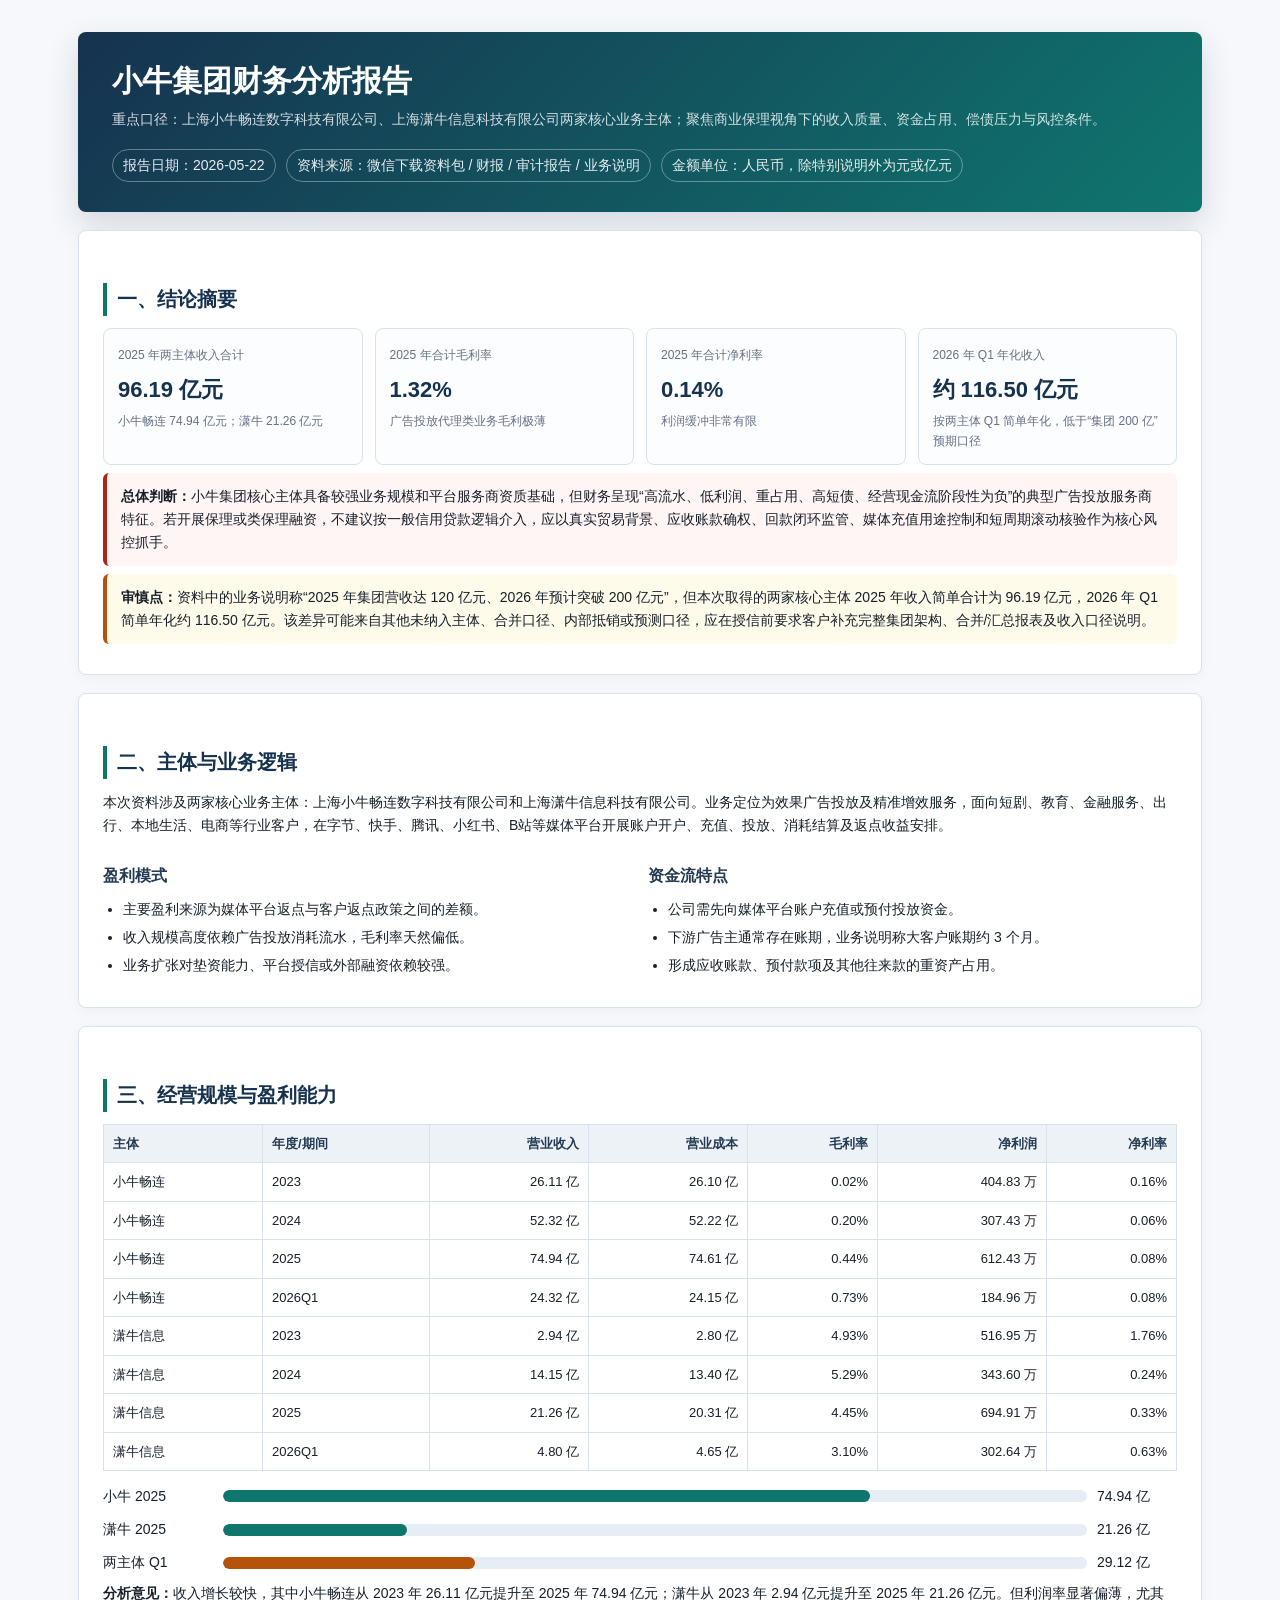
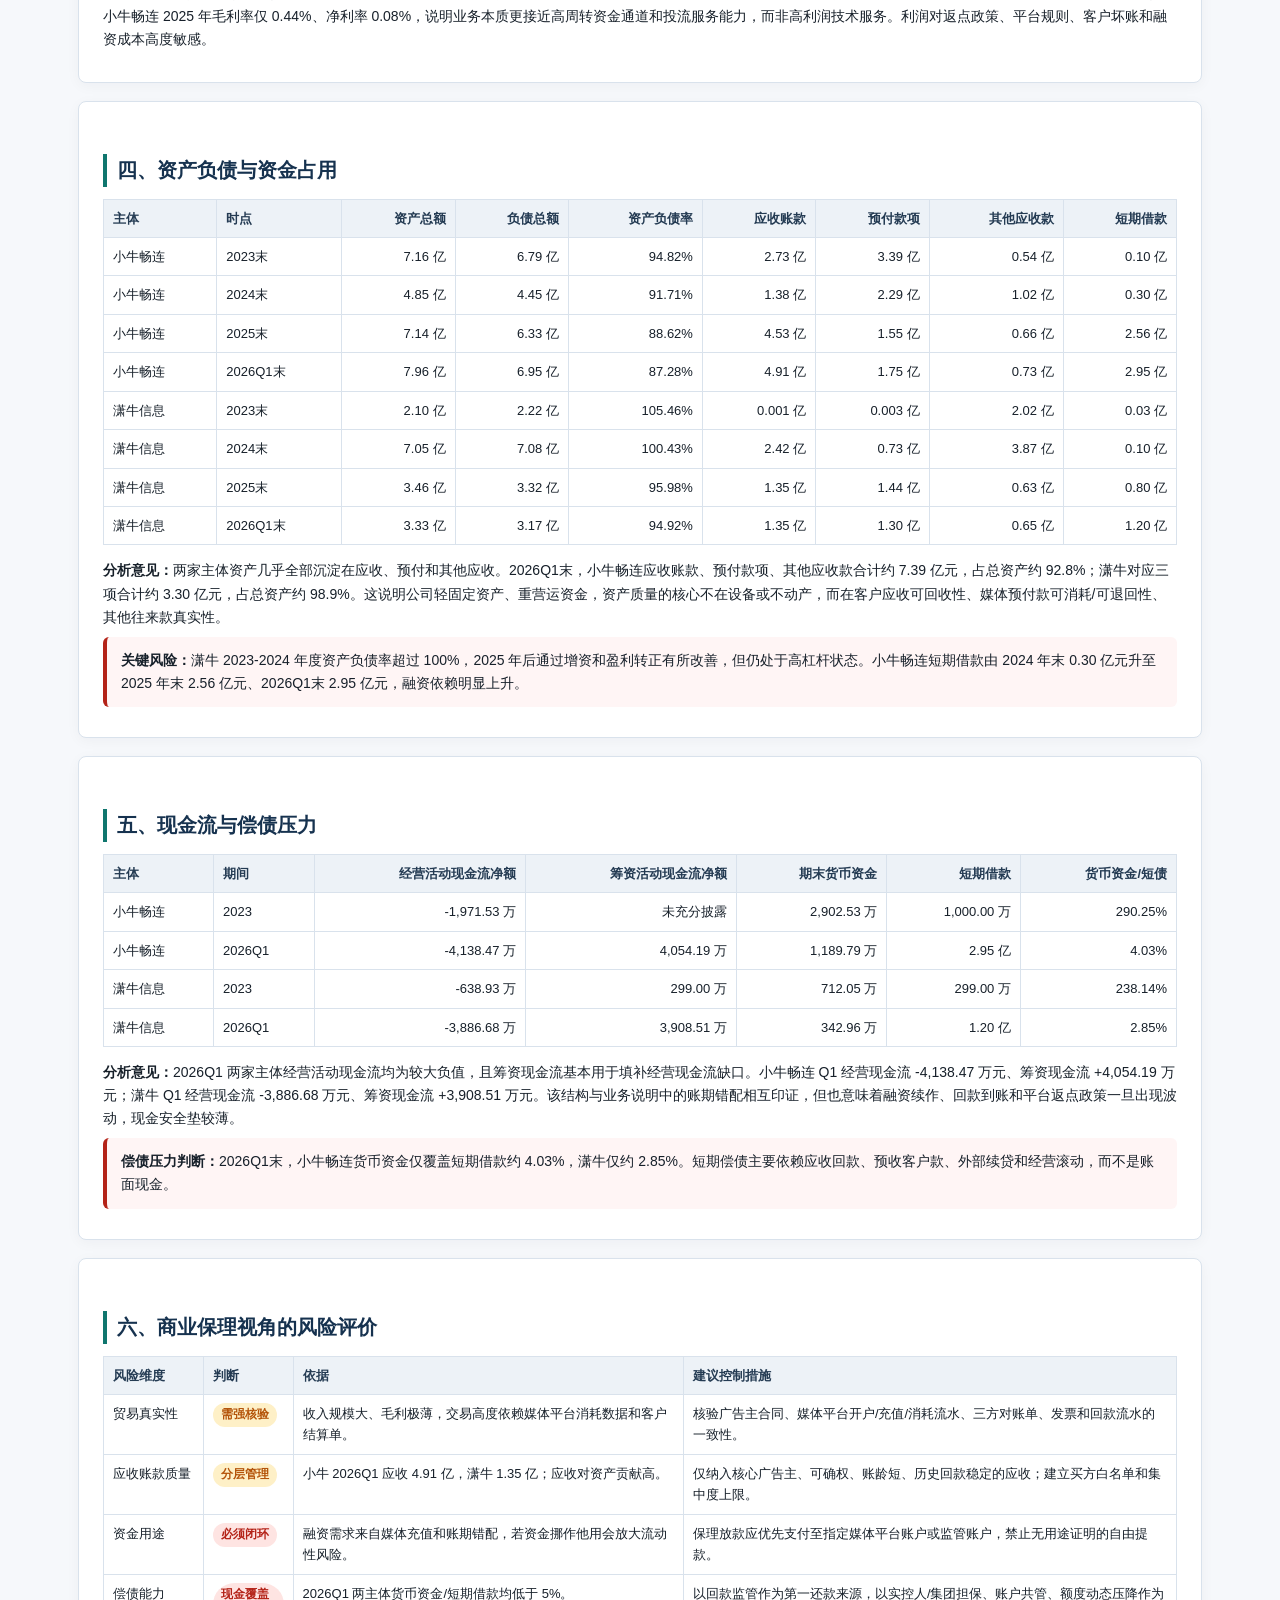
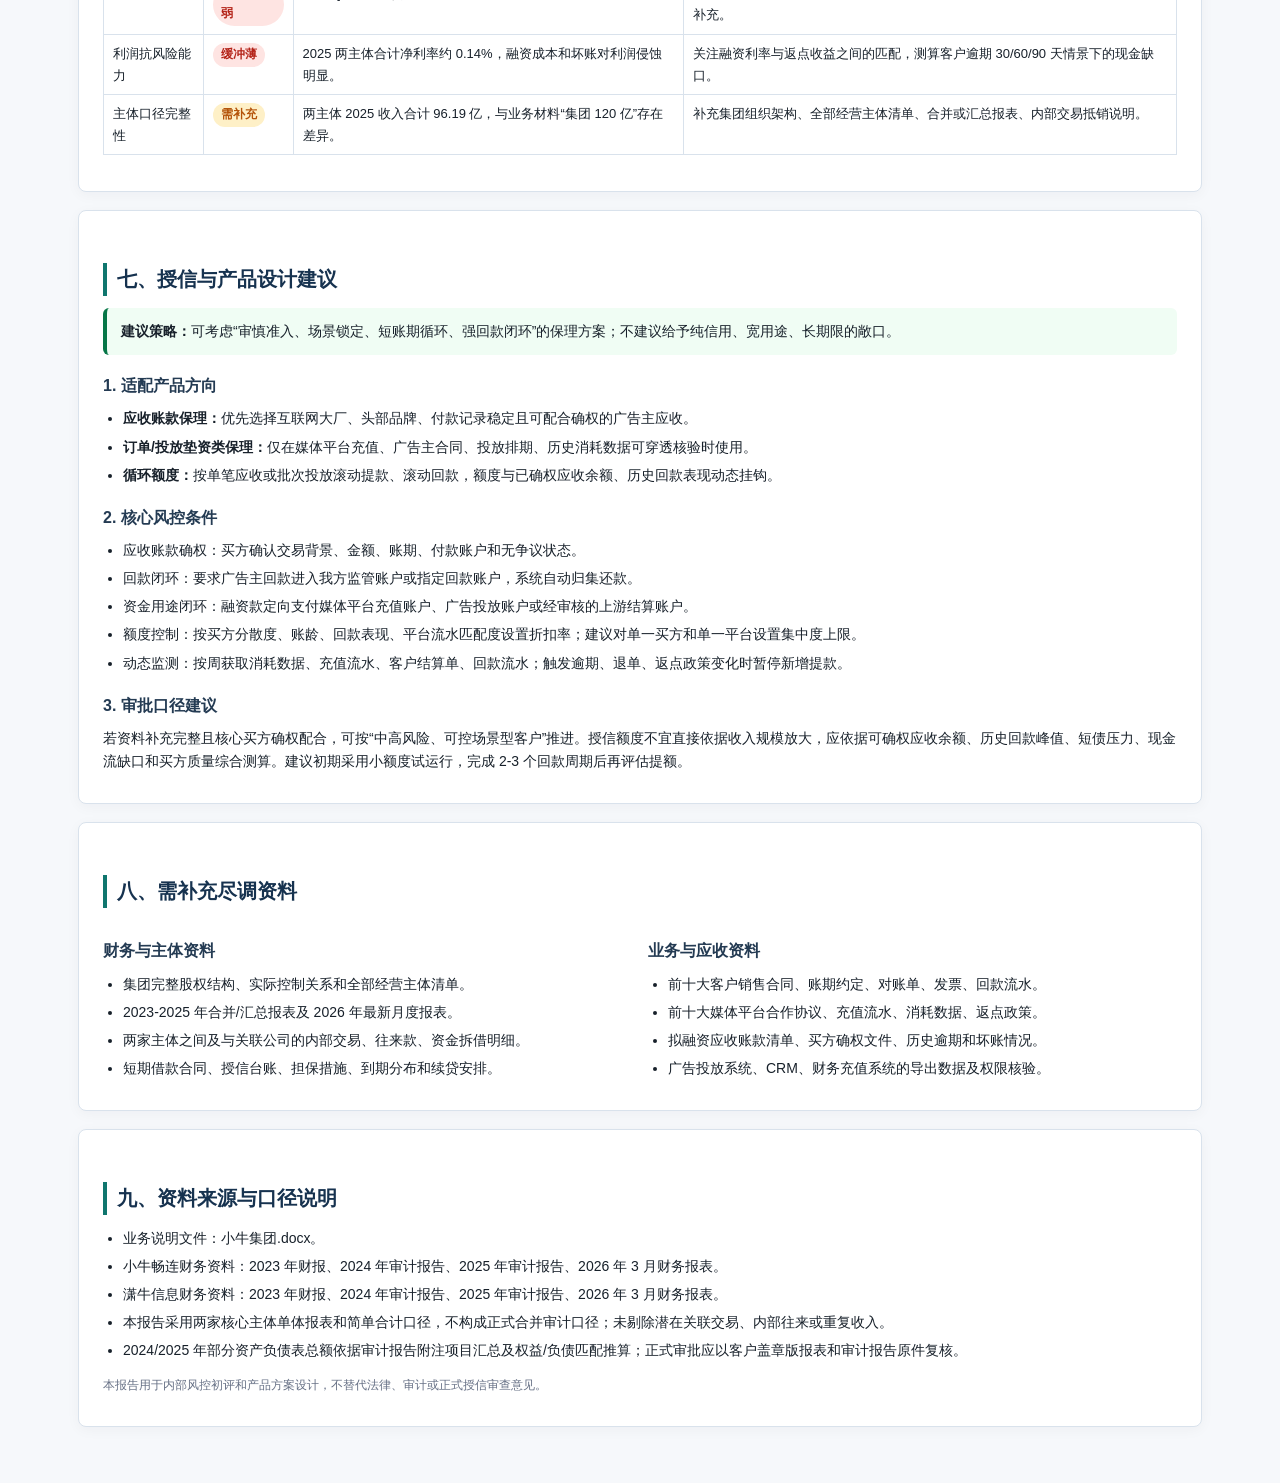
<file: reports/xiaoniu-group-financial-analysis.html>
<!doctype html>
<html lang="zh-CN">
<head>
  <meta charset="utf-8">
  <meta name="viewport" content="width=device-width, initial-scale=1">
  <title>小牛集团财务分析报告</title>
  <style>
    :root {
      --ink: #17202a;
      --muted: #667085;
      --line: #d9e2ec;
      --bg: #f6f8fb;
      --panel: #ffffff;
      --navy: #16324f;
      --teal: #0f766e;
      --amber: #b45309;
      --red: #b42318;
      --green: #067647;
    }
    * { box-sizing: border-box; }
    body {
      margin: 0;
      color: var(--ink);
      background: var(--bg);
      font: 14px/1.65 -apple-system, BlinkMacSystemFont, "Segoe UI", "PingFang SC", "Microsoft YaHei", Arial, sans-serif;
    }
    .page { max-width: 1180px; margin: 0 auto; padding: 32px 28px 56px; }
    header {
      background: linear-gradient(135deg, #16324f 0%, #0f766e 100%);
      color: #fff;
      padding: 30px 34px;
      border-radius: 8px;
      box-shadow: 0 12px 32px rgba(22, 50, 79, .16);
    }
    h1 { margin: 0 0 8px; font-size: 30px; line-height: 1.25; letter-spacing: 0; }
    h2 { margin: 30px 0 12px; font-size: 20px; color: var(--navy); border-left: 4px solid var(--teal); padding-left: 10px; }
    h3 { margin: 18px 0 8px; font-size: 16px; color: #243b53; }
    p { margin: 8px 0; }
    .sub { color: rgba(255,255,255,.82); margin: 0; }
    .meta { display: flex; flex-wrap: wrap; gap: 10px; margin-top: 18px; }
    .pill { border: 1px solid rgba(255,255,255,.35); border-radius: 999px; padding: 4px 10px; color: rgba(255,255,255,.9); }
    .section {
      background: var(--panel);
      border: 1px solid var(--line);
      border-radius: 8px;
      padding: 22px 24px;
      margin-top: 18px;
      box-shadow: 0 3px 14px rgba(16, 24, 40, .04);
    }
    .grid { display: grid; grid-template-columns: repeat(4, minmax(0, 1fr)); gap: 12px; }
    .metric {
      border: 1px solid var(--line);
      border-radius: 8px;
      padding: 14px 14px 12px;
      background: #fbfdff;
      min-height: 104px;
    }
    .metric .label { color: var(--muted); font-size: 12px; }
    .metric .value { display:block; font-size: 22px; font-weight: 700; margin-top: 6px; color: var(--navy); }
    .metric .note { color: var(--muted); font-size: 12px; margin-top: 4px; }
    .tag { display: inline-block; padding: 2px 8px; border-radius: 999px; font-size: 12px; font-weight: 600; }
    .tag.red { color: var(--red); background: #fee4e2; }
    .tag.amber { color: var(--amber); background: #fef0c7; }
    .tag.green { color: var(--green); background: #dcfae6; }
    .tag.blue { color: #175cd3; background: #dbeafe; }
    table { width: 100%; border-collapse: collapse; margin: 10px 0 14px; font-size: 13px; }
    th, td { border: 1px solid var(--line); padding: 8px 9px; vertical-align: top; }
    th { background: #edf2f7; color: #243b53; text-align: left; font-weight: 700; }
    td.num, th.num { text-align: right; font-variant-numeric: tabular-nums; }
    .warn { border-left: 4px solid var(--amber); background: #fffbeb; padding: 12px 14px; border-radius: 6px; }
    .risk { border-left: 4px solid var(--red); background: #fff5f5; padding: 12px 14px; border-radius: 6px; }
    .ok { border-left: 4px solid var(--green); background: #f0fdf4; padding: 12px 14px; border-radius: 6px; }
    ul { margin: 8px 0 8px 20px; padding: 0; }
    li { margin: 5px 0; }
    .bars { display: grid; gap: 10px; margin-top: 8px; }
    .bar-row { display: grid; grid-template-columns: 110px 1fr 80px; align-items: center; gap: 10px; }
    .bar-track { height: 12px; background: #e6edf5; border-radius: 999px; overflow: hidden; }
    .bar-fill { height: 100%; background: var(--teal); border-radius: 999px; }
    .bar-fill.amber { background: var(--amber); }
    .bar-fill.red { background: var(--red); }
    .footnote { color: var(--muted); font-size: 12px; margin-top: 14px; }
    .two { display: grid; grid-template-columns: 1fr 1fr; gap: 16px; }
    @media (max-width: 900px) {
      .grid, .two { grid-template-columns: 1fr; }
      .page { padding: 18px 14px 40px; }
      header { padding: 24px 20px; }
      table { font-size: 12px; }
      .bar-row { grid-template-columns: 96px 1fr 70px; }
    }
    @media print {
      body { background: #fff; }
      .page { max-width: none; padding: 0; }
      .section, header { box-shadow: none; break-inside: avoid; }
    }
  </style>
</head>
<body>
  <main class="page">
    <header>
      <h1>小牛集团财务分析报告</h1>
      <p class="sub">重点口径：上海小牛畅连数字科技有限公司、上海潇牛信息科技有限公司两家核心业务主体；聚焦商业保理视角下的收入质量、资金占用、偿债压力与风控条件。</p>
      <div class="meta">
        <span class="pill">报告日期：2026-05-22</span>
        <span class="pill">资料来源：微信下载资料包 / 财报 / 审计报告 / 业务说明</span>
        <span class="pill">金额单位：人民币，除特别说明外为元或亿元</span>
      </div>
    </header>

    <section class="section">
      <h2>一、结论摘要</h2>
      <div class="grid">
        <div class="metric">
          <span class="label">2025 年两主体收入合计</span>
          <span class="value">96.19 亿元</span>
          <div class="note">小牛畅连 74.94 亿元；潇牛 21.26 亿元</div>
        </div>
        <div class="metric">
          <span class="label">2025 年合计毛利率</span>
          <span class="value">1.32%</span>
          <div class="note">广告投放代理类业务毛利极薄</div>
        </div>
        <div class="metric">
          <span class="label">2025 年合计净利率</span>
          <span class="value">0.14%</span>
          <div class="note">利润缓冲非常有限</div>
        </div>
        <div class="metric">
          <span class="label">2026 年 Q1 年化收入</span>
          <span class="value">约 116.50 亿元</span>
          <div class="note">按两主体 Q1 简单年化，低于“集团 200 亿”预期口径</div>
        </div>
      </div>

      <p class="risk"><strong>总体判断：</strong>小牛集团核心主体具备较强业务规模和平台服务商资质基础，但财务呈现“高流水、低利润、重占用、高短债、经营现金流阶段性为负”的典型广告投放服务商特征。若开展保理或类保理融资，不建议按一般信用贷款逻辑介入，应以真实贸易背景、应收账款确权、回款闭环监管、媒体充值用途控制和短周期滚动核验作为核心风控抓手。</p>
      <p class="warn"><strong>审慎点：</strong>资料中的业务说明称“2025 年集团营收达 120 亿元、2026 年预计突破 200 亿元”，但本次取得的两家核心主体 2025 年收入简单合计为 96.19 亿元，2026 年 Q1 简单年化约 116.50 亿元。该差异可能来自其他未纳入主体、合并口径、内部抵销或预测口径，应在授信前要求客户补充完整集团架构、合并/汇总报表及收入口径说明。</p>
    </section>

    <section class="section">
      <h2>二、主体与业务逻辑</h2>
      <p>本次资料涉及两家核心业务主体：上海小牛畅连数字科技有限公司和上海潇牛信息科技有限公司。业务定位为效果广告投放及精准增效服务，面向短剧、教育、金融服务、出行、本地生活、电商等行业客户，在字节、快手、腾讯、小红书、B站等媒体平台开展账户开户、充值、投放、消耗结算及返点收益安排。</p>
      <div class="two">
        <div>
          <h3>盈利模式</h3>
          <ul>
            <li>主要盈利来源为媒体平台返点与客户返点政策之间的差额。</li>
            <li>收入规模高度依赖广告投放消耗流水，毛利率天然偏低。</li>
            <li>业务扩张对垫资能力、平台授信或外部融资依赖较强。</li>
          </ul>
        </div>
        <div>
          <h3>资金流特点</h3>
          <ul>
            <li>公司需先向媒体平台账户充值或预付投放资金。</li>
            <li>下游广告主通常存在账期，业务说明称大客户账期约 3 个月。</li>
            <li>形成应收账款、预付款项及其他往来款的重资产占用。</li>
          </ul>
        </div>
      </div>
    </section>

    <section class="section">
      <h2>三、经营规模与盈利能力</h2>
      <table>
        <thead>
          <tr>
            <th>主体</th>
            <th>年度/期间</th>
            <th class="num">营业收入</th>
            <th class="num">营业成本</th>
            <th class="num">毛利率</th>
            <th class="num">净利润</th>
            <th class="num">净利率</th>
          </tr>
        </thead>
        <tbody>
          <tr><td>小牛畅连</td><td>2023</td><td class="num">26.11 亿</td><td class="num">26.10 亿</td><td class="num">0.02%</td><td class="num">404.83 万</td><td class="num">0.16%</td></tr>
          <tr><td>小牛畅连</td><td>2024</td><td class="num">52.32 亿</td><td class="num">52.22 亿</td><td class="num">0.20%</td><td class="num">307.43 万</td><td class="num">0.06%</td></tr>
          <tr><td>小牛畅连</td><td>2025</td><td class="num">74.94 亿</td><td class="num">74.61 亿</td><td class="num">0.44%</td><td class="num">612.43 万</td><td class="num">0.08%</td></tr>
          <tr><td>小牛畅连</td><td>2026Q1</td><td class="num">24.32 亿</td><td class="num">24.15 亿</td><td class="num">0.73%</td><td class="num">184.96 万</td><td class="num">0.08%</td></tr>
          <tr><td>潇牛信息</td><td>2023</td><td class="num">2.94 亿</td><td class="num">2.80 亿</td><td class="num">4.93%</td><td class="num">516.95 万</td><td class="num">1.76%</td></tr>
          <tr><td>潇牛信息</td><td>2024</td><td class="num">14.15 亿</td><td class="num">13.40 亿</td><td class="num">5.29%</td><td class="num">343.60 万</td><td class="num">0.24%</td></tr>
          <tr><td>潇牛信息</td><td>2025</td><td class="num">21.26 亿</td><td class="num">20.31 亿</td><td class="num">4.45%</td><td class="num">694.91 万</td><td class="num">0.33%</td></tr>
          <tr><td>潇牛信息</td><td>2026Q1</td><td class="num">4.80 亿</td><td class="num">4.65 亿</td><td class="num">3.10%</td><td class="num">302.64 万</td><td class="num">0.63%</td></tr>
        </tbody>
      </table>
      <div class="bars">
        <div class="bar-row"><span>小牛 2025</span><div class="bar-track"><div class="bar-fill" style="width:74.94%"></div></div><span>74.94 亿</span></div>
        <div class="bar-row"><span>潇牛 2025</span><div class="bar-track"><div class="bar-fill" style="width:21.26%"></div></div><span>21.26 亿</span></div>
        <div class="bar-row"><span>两主体 Q1</span><div class="bar-track"><div class="bar-fill amber" style="width:29.12%"></div></div><span>29.12 亿</span></div>
      </div>
      <p><strong>分析意见：</strong>收入增长较快，其中小牛畅连从 2023 年 26.11 亿元提升至 2025 年 74.94 亿元；潇牛从 2023 年 2.94 亿元提升至 2025 年 21.26 亿元。但利润率显著偏薄，尤其小牛畅连 2025 年毛利率仅 0.44%、净利率 0.08%，说明业务本质更接近高周转资金通道和投流服务能力，而非高利润技术服务。利润对返点政策、平台规则、客户坏账和融资成本高度敏感。</p>
    </section>

    <section class="section">
      <h2>四、资产负债与资金占用</h2>
      <table>
        <thead>
          <tr>
            <th>主体</th>
            <th>时点</th>
            <th class="num">资产总额</th>
            <th class="num">负债总额</th>
            <th class="num">资产负债率</th>
            <th class="num">应收账款</th>
            <th class="num">预付款项</th>
            <th class="num">其他应收款</th>
            <th class="num">短期借款</th>
          </tr>
        </thead>
        <tbody>
          <tr><td>小牛畅连</td><td>2023末</td><td class="num">7.16 亿</td><td class="num">6.79 亿</td><td class="num">94.82%</td><td class="num">2.73 亿</td><td class="num">3.39 亿</td><td class="num">0.54 亿</td><td class="num">0.10 亿</td></tr>
          <tr><td>小牛畅连</td><td>2024末</td><td class="num">4.85 亿</td><td class="num">4.45 亿</td><td class="num">91.71%</td><td class="num">1.38 亿</td><td class="num">2.29 亿</td><td class="num">1.02 亿</td><td class="num">0.30 亿</td></tr>
          <tr><td>小牛畅连</td><td>2025末</td><td class="num">7.14 亿</td><td class="num">6.33 亿</td><td class="num">88.62%</td><td class="num">4.53 亿</td><td class="num">1.55 亿</td><td class="num">0.66 亿</td><td class="num">2.56 亿</td></tr>
          <tr><td>小牛畅连</td><td>2026Q1末</td><td class="num">7.96 亿</td><td class="num">6.95 亿</td><td class="num">87.28%</td><td class="num">4.91 亿</td><td class="num">1.75 亿</td><td class="num">0.73 亿</td><td class="num">2.95 亿</td></tr>
          <tr><td>潇牛信息</td><td>2023末</td><td class="num">2.10 亿</td><td class="num">2.22 亿</td><td class="num">105.46%</td><td class="num">0.001 亿</td><td class="num">0.003 亿</td><td class="num">2.02 亿</td><td class="num">0.03 亿</td></tr>
          <tr><td>潇牛信息</td><td>2024末</td><td class="num">7.05 亿</td><td class="num">7.08 亿</td><td class="num">100.43%</td><td class="num">2.42 亿</td><td class="num">0.73 亿</td><td class="num">3.87 亿</td><td class="num">0.10 亿</td></tr>
          <tr><td>潇牛信息</td><td>2025末</td><td class="num">3.46 亿</td><td class="num">3.32 亿</td><td class="num">95.98%</td><td class="num">1.35 亿</td><td class="num">1.44 亿</td><td class="num">0.63 亿</td><td class="num">0.80 亿</td></tr>
          <tr><td>潇牛信息</td><td>2026Q1末</td><td class="num">3.33 亿</td><td class="num">3.17 亿</td><td class="num">94.92%</td><td class="num">1.35 亿</td><td class="num">1.30 亿</td><td class="num">0.65 亿</td><td class="num">1.20 亿</td></tr>
        </tbody>
      </table>
      <p><strong>分析意见：</strong>两家主体资产几乎全部沉淀在应收、预付和其他应收。2026Q1末，小牛畅连应收账款、预付款项、其他应收款合计约 7.39 亿元，占总资产约 92.8%；潇牛对应三项合计约 3.30 亿元，占总资产约 98.9%。这说明公司轻固定资产、重营运资金，资产质量的核心不在设备或不动产，而在客户应收可回收性、媒体预付款可消耗/可退回性、其他往来款真实性。</p>
      <p class="risk"><strong>关键风险：</strong>潇牛 2023-2024 年度资产负债率超过 100%，2025 年后通过增资和盈利转正有所改善，但仍处于高杠杆状态。小牛畅连短期借款由 2024 年末 0.30 亿元升至 2025 年末 2.56 亿元、2026Q1末 2.95 亿元，融资依赖明显上升。</p>
    </section>

    <section class="section">
      <h2>五、现金流与偿债压力</h2>
      <table>
        <thead>
          <tr>
            <th>主体</th>
            <th>期间</th>
            <th class="num">经营活动现金流净额</th>
            <th class="num">筹资活动现金流净额</th>
            <th class="num">期末货币资金</th>
            <th class="num">短期借款</th>
            <th class="num">货币资金/短债</th>
          </tr>
        </thead>
        <tbody>
          <tr><td>小牛畅连</td><td>2023</td><td class="num">-1,971.53 万</td><td class="num">未充分披露</td><td class="num">2,902.53 万</td><td class="num">1,000.00 万</td><td class="num">290.25%</td></tr>
          <tr><td>小牛畅连</td><td>2026Q1</td><td class="num">-4,138.47 万</td><td class="num">4,054.19 万</td><td class="num">1,189.79 万</td><td class="num">2.95 亿</td><td class="num">4.03%</td></tr>
          <tr><td>潇牛信息</td><td>2023</td><td class="num">-638.93 万</td><td class="num">299.00 万</td><td class="num">712.05 万</td><td class="num">299.00 万</td><td class="num">238.14%</td></tr>
          <tr><td>潇牛信息</td><td>2026Q1</td><td class="num">-3,886.68 万</td><td class="num">3,908.51 万</td><td class="num">342.96 万</td><td class="num">1.20 亿</td><td class="num">2.85%</td></tr>
        </tbody>
      </table>
      <p><strong>分析意见：</strong>2026Q1 两家主体经营活动现金流均为较大负值，且筹资现金流基本用于填补经营现金流缺口。小牛畅连 Q1 经营现金流 -4,138.47 万元、筹资现金流 +4,054.19 万元；潇牛 Q1 经营现金流 -3,886.68 万元、筹资现金流 +3,908.51 万元。该结构与业务说明中的账期错配相互印证，但也意味着融资续作、回款到账和平台返点政策一旦出现波动，现金安全垫较薄。</p>
      <p class="risk"><strong>偿债压力判断：</strong>2026Q1末，小牛畅连货币资金仅覆盖短期借款约 4.03%，潇牛仅约 2.85%。短期偿债主要依赖应收回款、预收客户款、外部续贷和经营滚动，而不是账面现金。</p>
    </section>

    <section class="section">
      <h2>六、商业保理视角的风险评价</h2>
      <table>
        <thead>
          <tr>
            <th>风险维度</th>
            <th>判断</th>
            <th>依据</th>
            <th>建议控制措施</th>
          </tr>
        </thead>
        <tbody>
          <tr>
            <td>贸易真实性</td>
            <td><span class="tag amber">需强核验</span></td>
            <td>收入规模大、毛利极薄，交易高度依赖媒体平台消耗数据和客户结算单。</td>
            <td>核验广告主合同、媒体平台开户/充值/消耗流水、三方对账单、发票和回款流水的一致性。</td>
          </tr>
          <tr>
            <td>应收账款质量</td>
            <td><span class="tag amber">分层管理</span></td>
            <td>小牛 2026Q1 应收 4.91 亿，潇牛 1.35 亿；应收对资产贡献高。</td>
            <td>仅纳入核心广告主、可确权、账龄短、历史回款稳定的应收；建立买方白名单和集中度上限。</td>
          </tr>
          <tr>
            <td>资金用途</td>
            <td><span class="tag red">必须闭环</span></td>
            <td>融资需求来自媒体充值和账期错配，若资金挪作他用会放大流动性风险。</td>
            <td>保理放款应优先支付至指定媒体平台账户或监管账户，禁止无用途证明的自由提款。</td>
          </tr>
          <tr>
            <td>偿债能力</td>
            <td><span class="tag red">现金覆盖弱</span></td>
            <td>2026Q1 两主体货币资金/短期借款均低于 5%。</td>
            <td>以回款监管作为第一还款来源，以实控人/集团担保、账户共管、额度动态压降作为补充。</td>
          </tr>
          <tr>
            <td>利润抗风险能力</td>
            <td><span class="tag red">缓冲薄</span></td>
            <td>2025 两主体合计净利率约 0.14%，融资成本和坏账对利润侵蚀明显。</td>
            <td>关注融资利率与返点收益之间的匹配，测算客户逾期 30/60/90 天情景下的现金缺口。</td>
          </tr>
          <tr>
            <td>主体口径完整性</td>
            <td><span class="tag amber">需补充</span></td>
            <td>两主体 2025 收入合计 96.19 亿，与业务材料“集团 120 亿”存在差异。</td>
            <td>补充集团组织架构、全部经营主体清单、合并或汇总报表、内部交易抵销说明。</td>
          </tr>
        </tbody>
      </table>
    </section>

    <section class="section">
      <h2>七、授信与产品设计建议</h2>
      <div class="ok">
        <strong>建议策略：</strong>可考虑“审慎准入、场景锁定、短账期循环、强回款闭环”的保理方案；不建议给予纯信用、宽用途、长期限的敞口。
      </div>
      <h3>1. 适配产品方向</h3>
      <ul>
        <li><strong>应收账款保理：</strong>优先选择互联网大厂、头部品牌、付款记录稳定且可配合确权的广告主应收。</li>
        <li><strong>订单/投放垫资类保理：</strong>仅在媒体平台充值、广告主合同、投放排期、历史消耗数据可穿透核验时使用。</li>
        <li><strong>循环额度：</strong>按单笔应收或批次投放滚动提款、滚动回款，额度与已确权应收余额、历史回款表现动态挂钩。</li>
      </ul>
      <h3>2. 核心风控条件</h3>
      <ul>
        <li>应收账款确权：买方确认交易背景、金额、账期、付款账户和无争议状态。</li>
        <li>回款闭环：要求广告主回款进入我方监管账户或指定回款账户，系统自动归集还款。</li>
        <li>资金用途闭环：融资款定向支付媒体平台充值账户、广告投放账户或经审核的上游结算账户。</li>
        <li>额度控制：按买方分散度、账龄、回款表现、平台流水匹配度设置折扣率；建议对单一买方和单一平台设置集中度上限。</li>
        <li>动态监测：按周获取消耗数据、充值流水、客户结算单、回款流水；触发逾期、退单、返点政策变化时暂停新增提款。</li>
      </ul>
      <h3>3. 审批口径建议</h3>
      <p>若资料补充完整且核心买方确权配合，可按“中高风险、可控场景型客户”推进。授信额度不宜直接依据收入规模放大，应依据可确权应收余额、历史回款峰值、短债压力、现金流缺口和买方质量综合测算。建议初期采用小额度试运行，完成 2-3 个回款周期后再评估提额。</p>
    </section>

    <section class="section">
      <h2>八、需补充尽调资料</h2>
      <div class="two">
        <div>
          <h3>财务与主体资料</h3>
          <ul>
            <li>集团完整股权结构、实际控制关系和全部经营主体清单。</li>
            <li>2023-2025 年合并/汇总报表及 2026 年最新月度报表。</li>
            <li>两家主体之间及与关联公司的内部交易、往来款、资金拆借明细。</li>
            <li>短期借款合同、授信台账、担保措施、到期分布和续贷安排。</li>
          </ul>
        </div>
        <div>
          <h3>业务与应收资料</h3>
          <ul>
            <li>前十大客户销售合同、账期约定、对账单、发票、回款流水。</li>
            <li>前十大媒体平台合作协议、充值流水、消耗数据、返点政策。</li>
            <li>拟融资应收账款清单、买方确权文件、历史逾期和坏账情况。</li>
            <li>广告投放系统、CRM、财务充值系统的导出数据及权限核验。</li>
          </ul>
        </div>
      </div>
    </section>

    <section class="section">
      <h2>九、资料来源与口径说明</h2>
      <ul>
        <li>业务说明文件：小牛集团.docx。</li>
        <li>小牛畅连财务资料：2023 年财报、2024 年审计报告、2025 年审计报告、2026 年 3 月财务报表。</li>
        <li>潇牛信息财务资料：2023 年财报、2024 年审计报告、2025 年审计报告、2026 年 3 月财务报表。</li>
        <li>本报告采用两家核心主体单体报表和简单合计口径，不构成正式合并审计口径；未剔除潜在关联交易、内部往来或重复收入。</li>
        <li>2024/2025 年部分资产负债表总额依据审计报告附注项目汇总及权益/负债匹配推算；正式审批应以客户盖章版报表和审计报告原件复核。</li>
      </ul>
      <p class="footnote">本报告用于内部风控初评和产品方案设计，不替代法律、审计或正式授信审查意见。</p>
    </section>
  </main>
</body>
</html>
</file>
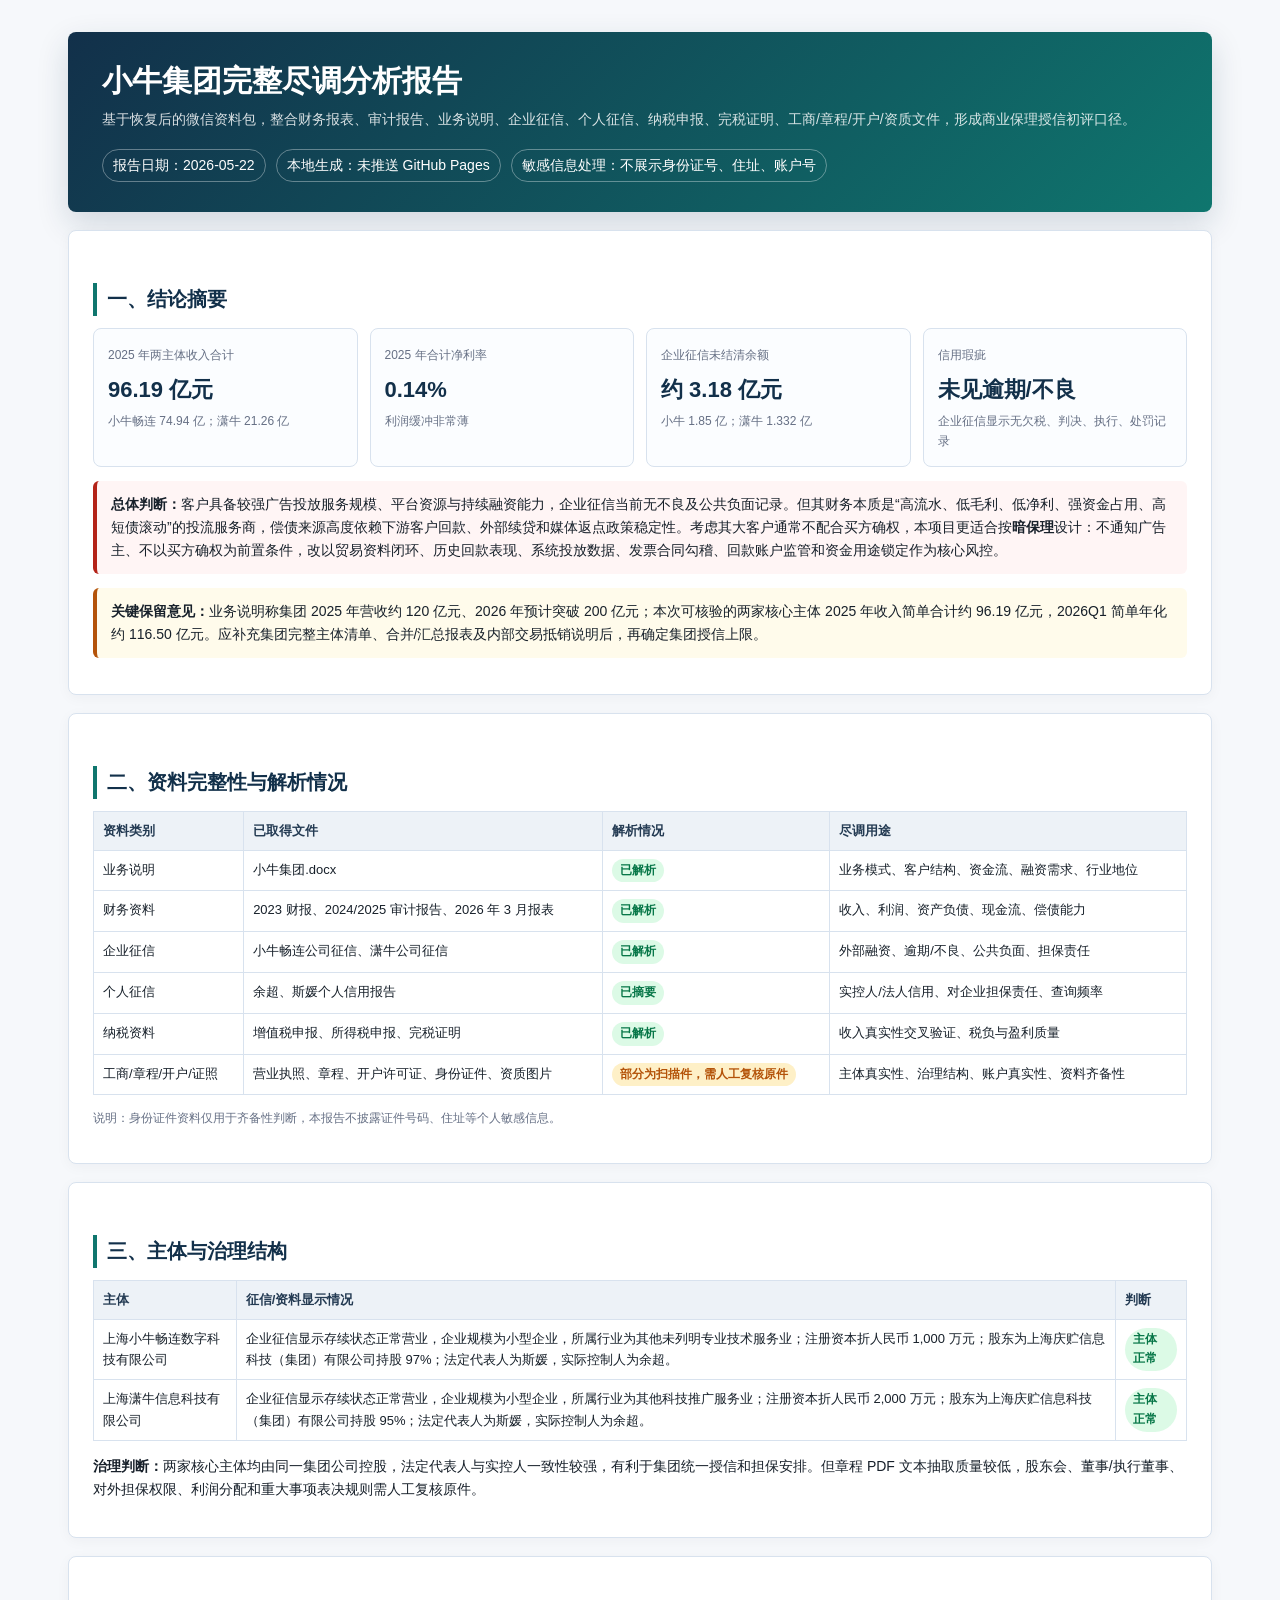
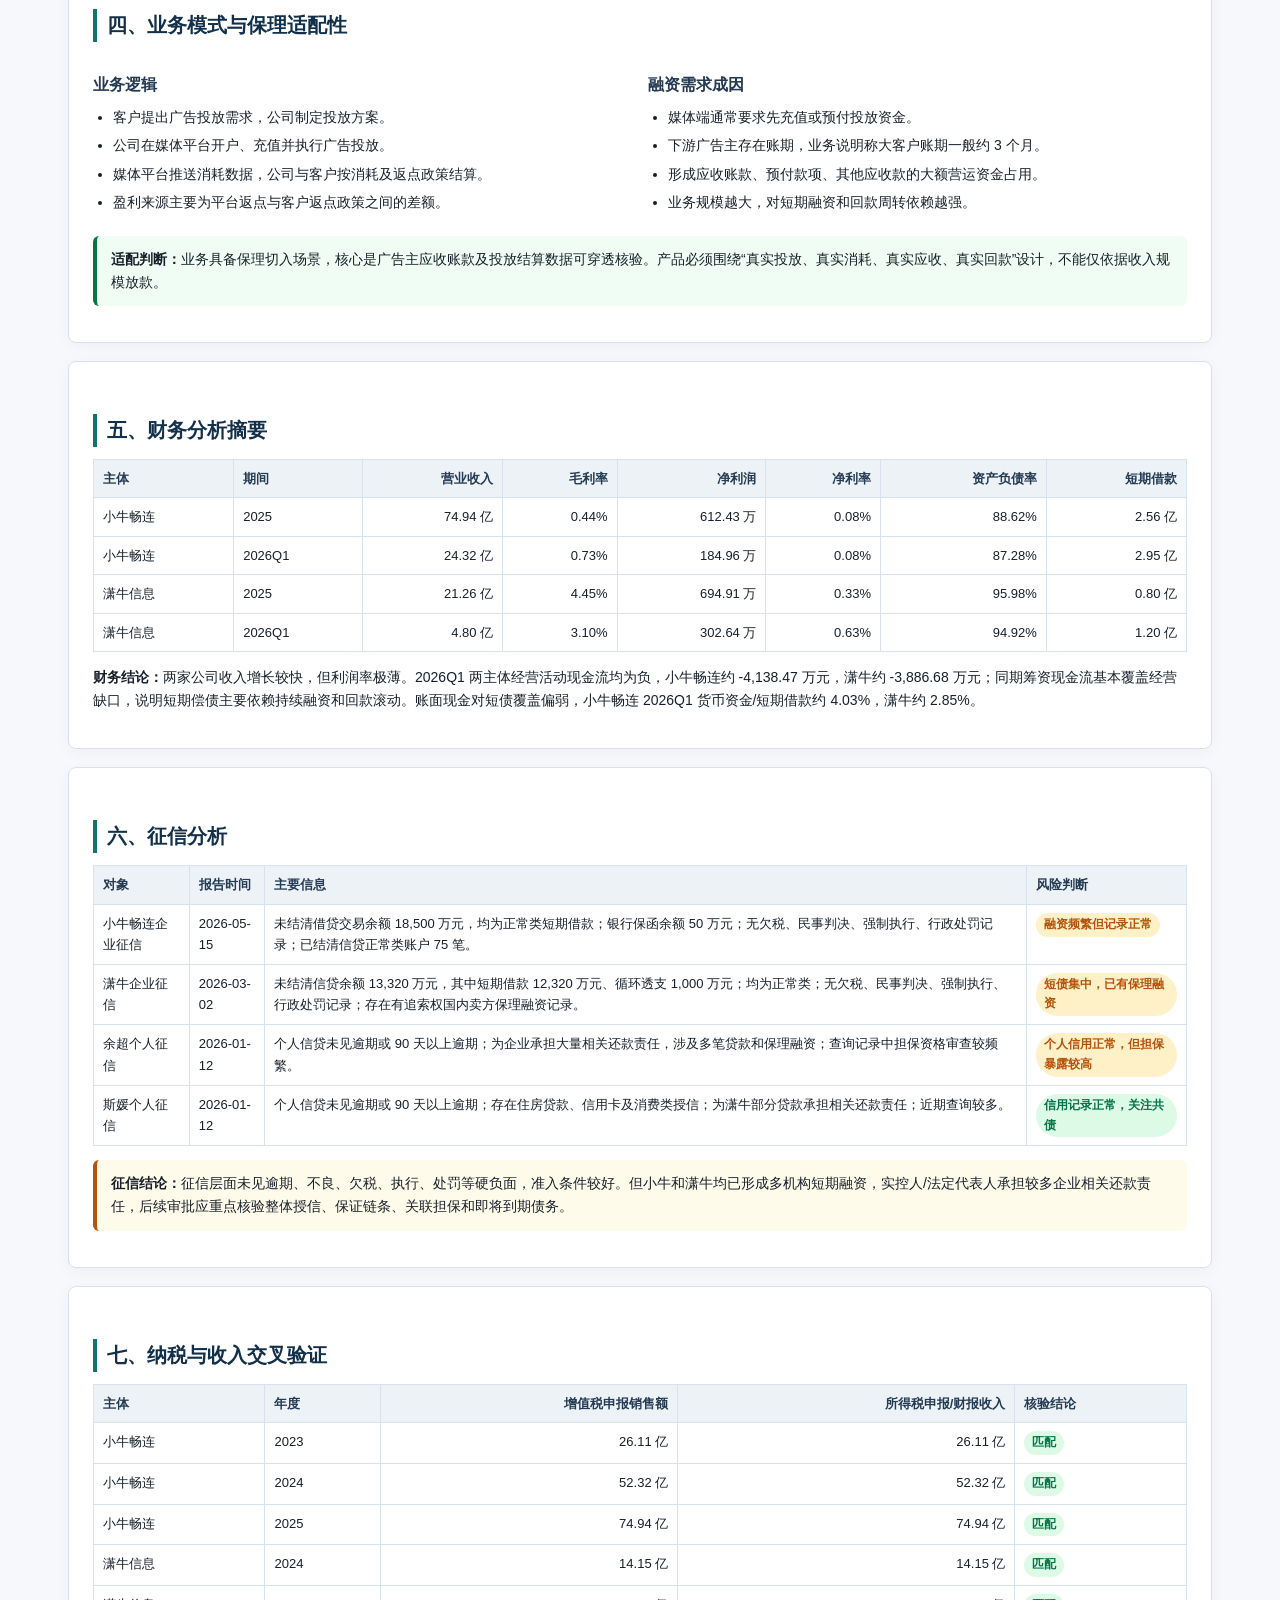
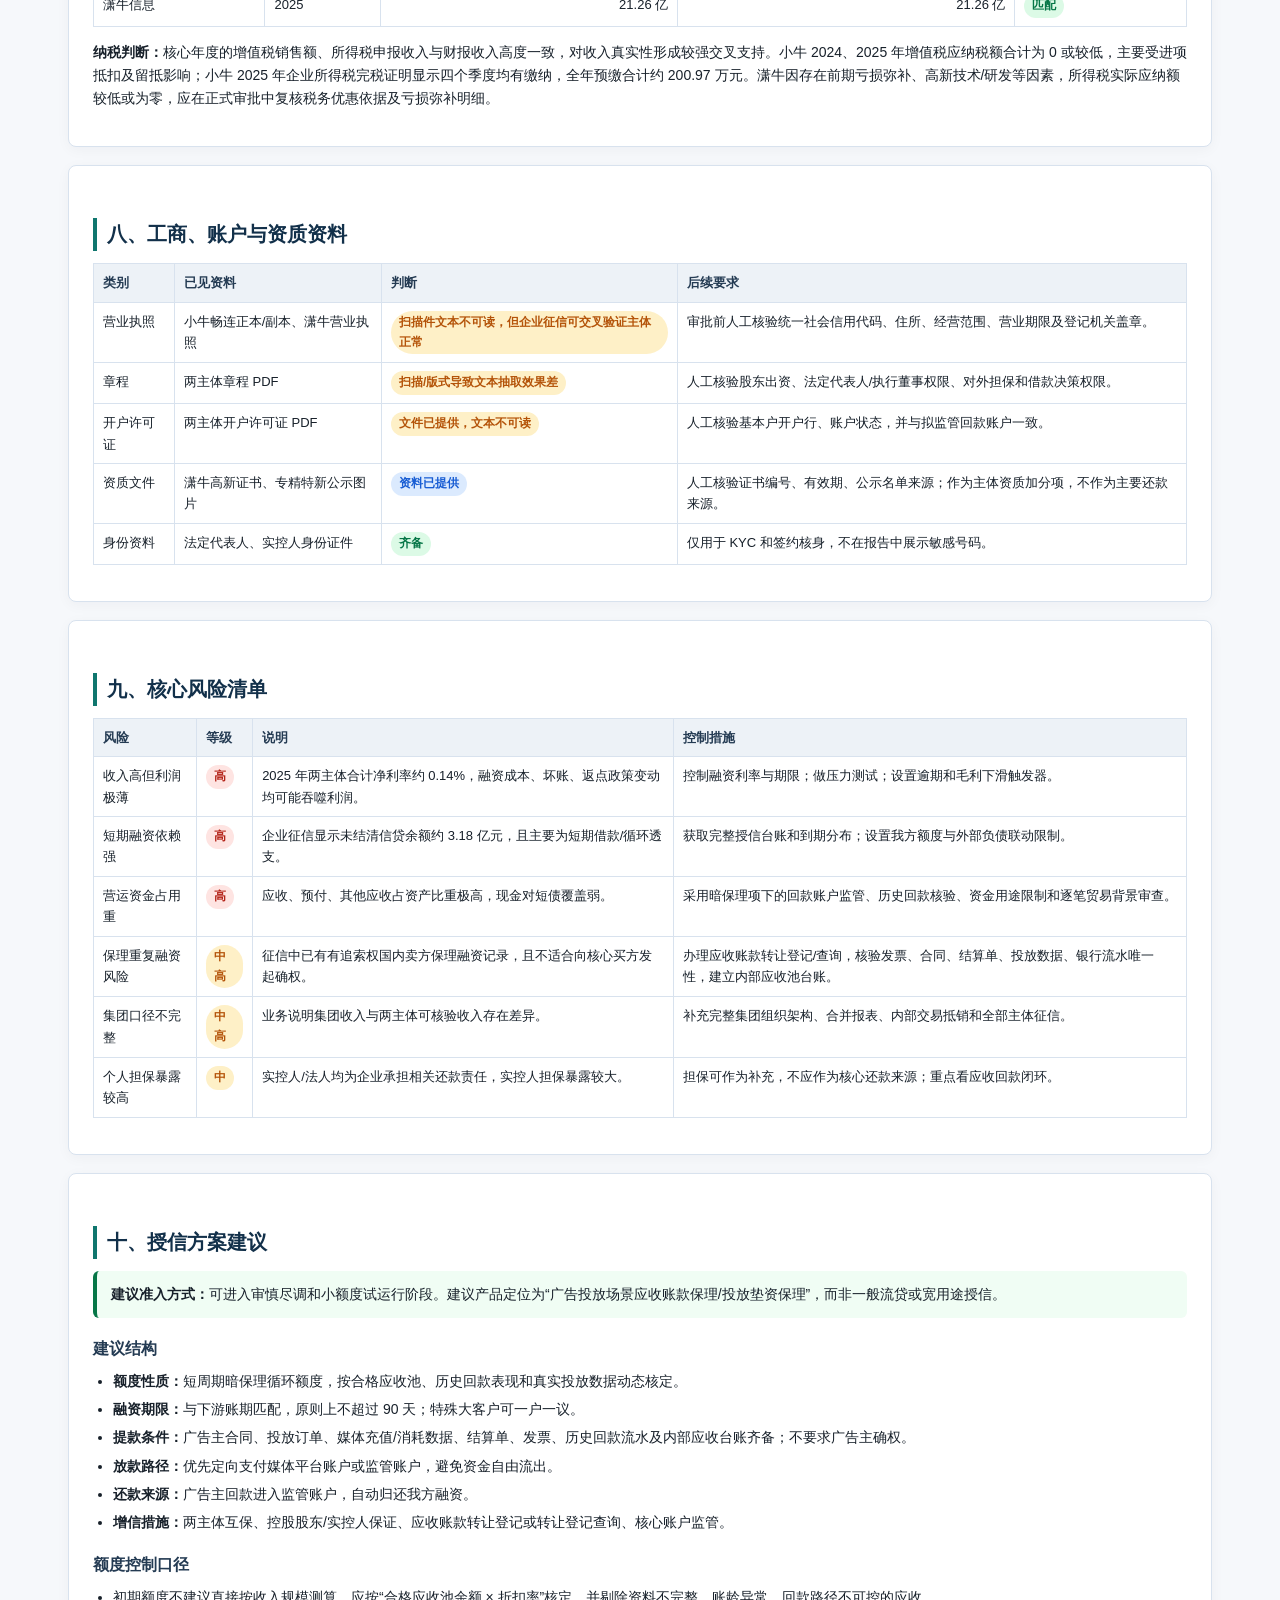
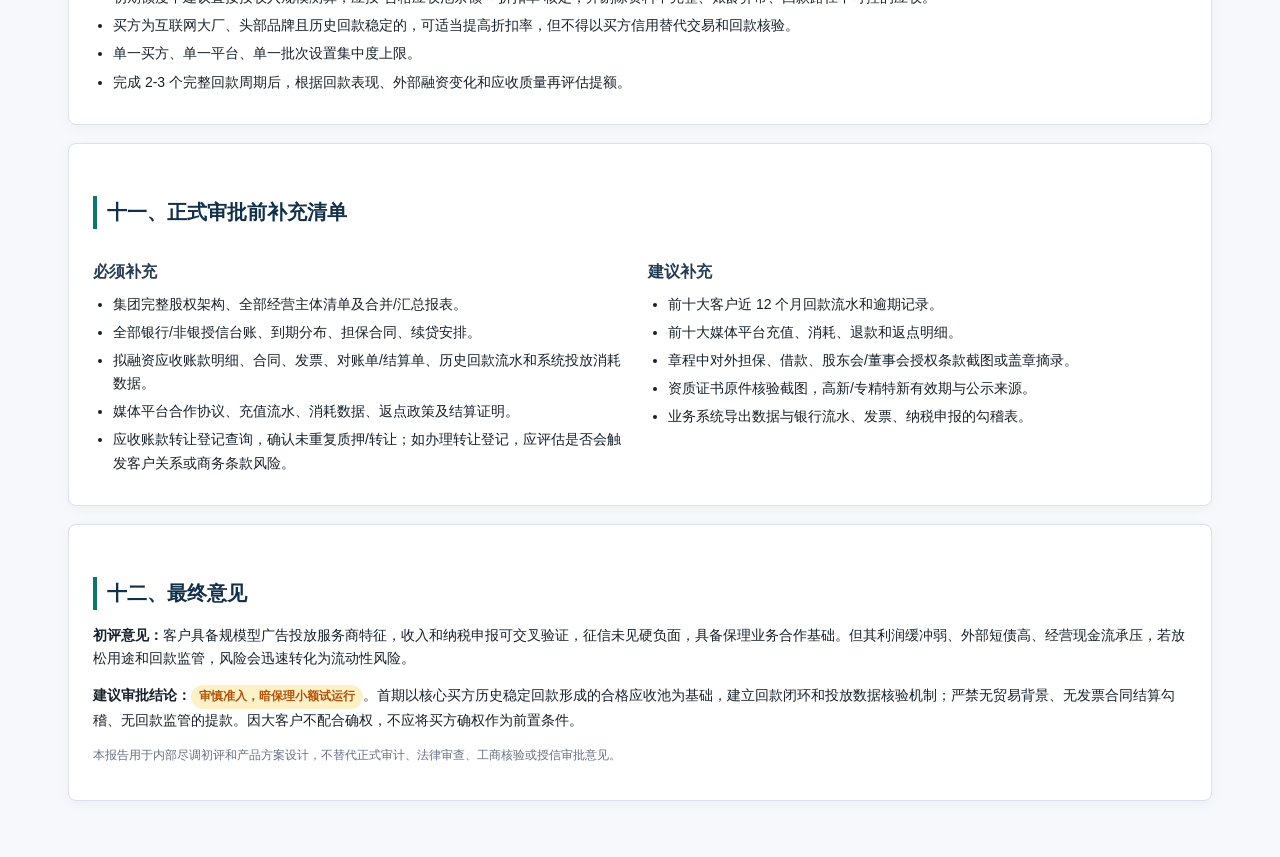
<file: reports/xiaoniu-group-full-due-diligence.html>
<!doctype html>
<html lang="zh-CN">
<head>
<meta charset="utf-8">
<meta name="viewport" content="width=device-width, initial-scale=1">
<title>小牛集团完整尽调分析报告</title>
<style>
:root{--ink:#17202a;--muted:#667085;--line:#d8e2ee;--bg:#f6f8fb;--panel:#fff;--navy:#12304a;--teal:#0f766e;--red:#b42318;--amber:#b45309;--green:#067647;--blue:#175cd3}
*{box-sizing:border-box}body{margin:0;background:var(--bg);color:var(--ink);font:14px/1.65 -apple-system,BlinkMacSystemFont,"Segoe UI","PingFang SC","Microsoft YaHei",Arial,sans-serif}.page{max-width:1200px;margin:0 auto;padding:32px 28px 56px}header{background:linear-gradient(135deg,#12304a,#0f766e);color:#fff;border-radius:8px;padding:30px 34px;box-shadow:0 12px 32px rgba(18,48,74,.16)}h1{margin:0 0 8px;font-size:30px;line-height:1.25}h2{margin:30px 0 12px;font-size:20px;color:var(--navy);border-left:4px solid var(--teal);padding-left:10px}h3{margin:18px 0 8px;font-size:16px;color:#243b53}.sub{color:rgba(255,255,255,.84);margin:0}.meta{display:flex;flex-wrap:wrap;gap:10px;margin-top:18px}.pill{border:1px solid rgba(255,255,255,.35);border-radius:999px;padding:4px 10px}.section{background:var(--panel);border:1px solid var(--line);border-radius:8px;padding:22px 24px;margin-top:18px;box-shadow:0 3px 14px rgba(16,24,40,.04)}.grid{display:grid;grid-template-columns:repeat(4,minmax(0,1fr));gap:12px}.two{display:grid;grid-template-columns:1fr 1fr;gap:16px}.metric{border:1px solid var(--line);border-radius:8px;padding:14px;background:#fbfdff;min-height:104px}.label{color:var(--muted);font-size:12px}.value{display:block;font-size:22px;font-weight:700;margin-top:6px;color:var(--navy)}.note{color:var(--muted);font-size:12px;margin-top:4px}.tag{display:inline-block;padding:2px 8px;border-radius:999px;font-size:12px;font-weight:700}.red{color:var(--red);background:#fee4e2}.amber{color:var(--amber);background:#fef0c7}.green{color:var(--green);background:#dcfae6}.blue{color:var(--blue);background:#dbeafe}table{width:100%;border-collapse:collapse;margin:10px 0 14px;font-size:13px}th,td{border:1px solid var(--line);padding:8px 9px;vertical-align:top}th{background:#edf2f7;color:#243b53;text-align:left}.num{text-align:right;font-variant-numeric:tabular-nums}.risk{border-left:4px solid var(--red);background:#fff5f5;padding:12px 14px;border-radius:6px}.warn{border-left:4px solid var(--amber);background:#fffbeb;padding:12px 14px;border-radius:6px}.ok{border-left:4px solid var(--green);background:#f0fdf4;padding:12px 14px;border-radius:6px}ul{margin:8px 0 8px 20px;padding:0}li{margin:5px 0}.small{font-size:12px;color:var(--muted)}@media(max-width:900px){.grid,.two{grid-template-columns:1fr}.page{padding:18px 14px 40px}header{padding:24px 20px}table{font-size:12px}}@media print{body{background:#fff}.page{max-width:none;padding:0}.section,header{break-inside:avoid;box-shadow:none}}
</style>
</head>
<body>
<main class="page">
<header>
<h1>小牛集团完整尽调分析报告</h1>
<p class="sub">基于恢复后的微信资料包，整合财务报表、审计报告、业务说明、企业征信、个人征信、纳税申报、完税证明、工商/章程/开户/资质文件，形成商业保理授信初评口径。</p>
<div class="meta">
<span class="pill">报告日期：2026-05-22</span>
<span class="pill">本地生成：未推送 GitHub Pages</span>
<span class="pill">敏感信息处理：不展示身份证号、住址、账户号</span>
</div>
</header>

<section class="section">
<h2>一、结论摘要</h2>
<div class="grid">
<div class="metric"><span class="label">2025 年两主体收入合计</span><span class="value">96.19 亿元</span><div class="note">小牛畅连 74.94 亿；潇牛 21.26 亿</div></div>
<div class="metric"><span class="label">2025 年合计净利率</span><span class="value">0.14%</span><div class="note">利润缓冲非常薄</div></div>
<div class="metric"><span class="label">企业征信未结清余额</span><span class="value">约 3.18 亿元</span><div class="note">小牛 1.85 亿；潇牛 1.332 亿</div></div>
<div class="metric"><span class="label">信用瑕疵</span><span class="value">未见逾期/不良</span><div class="note">企业征信显示无欠税、判决、执行、处罚记录</div></div>
</div>
<p class="risk"><strong>总体判断：</strong>客户具备较强广告投放服务规模、平台资源与持续融资能力，企业征信当前无不良及公共负面记录。但其财务本质是“高流水、低毛利、低净利、强资金占用、高短债滚动”的投流服务商，偿债来源高度依赖下游客户回款、外部续贷和媒体返点政策稳定性。考虑其大客户通常不配合买方确权，本项目更适合按<strong>暗保理</strong>设计：不通知广告主、不以买方确权为前置条件，改以贸易资料闭环、历史回款表现、系统投放数据、发票合同勾稽、回款账户监管和资金用途锁定作为核心风控。</p>
<p class="warn"><strong>关键保留意见：</strong>业务说明称集团 2025 年营收约 120 亿元、2026 年预计突破 200 亿元；本次可核验的两家核心主体 2025 年收入简单合计约 96.19 亿元，2026Q1 简单年化约 116.50 亿元。应补充集团完整主体清单、合并/汇总报表及内部交易抵销说明后，再确定集团授信上限。</p>
</section>

<section class="section">
<h2>二、资料完整性与解析情况</h2>
<table>
<thead><tr><th>资料类别</th><th>已取得文件</th><th>解析情况</th><th>尽调用途</th></tr></thead>
<tbody>
<tr><td>业务说明</td><td>小牛集团.docx</td><td><span class="tag green">已解析</span></td><td>业务模式、客户结构、资金流、融资需求、行业地位</td></tr>
<tr><td>财务资料</td><td>2023 财报、2024/2025 审计报告、2026 年 3 月报表</td><td><span class="tag green">已解析</span></td><td>收入、利润、资产负债、现金流、偿债能力</td></tr>
<tr><td>企业征信</td><td>小牛畅连公司征信、潇牛公司征信</td><td><span class="tag green">已解析</span></td><td>外部融资、逾期/不良、公共负面、担保责任</td></tr>
<tr><td>个人征信</td><td>余超、斯媛个人信用报告</td><td><span class="tag green">已摘要</span></td><td>实控人/法人信用、对企业担保责任、查询频率</td></tr>
<tr><td>纳税资料</td><td>增值税申报、所得税申报、完税证明</td><td><span class="tag green">已解析</span></td><td>收入真实性交叉验证、税负与盈利质量</td></tr>
<tr><td>工商/章程/开户/证照</td><td>营业执照、章程、开户许可证、身份证件、资质图片</td><td><span class="tag amber">部分为扫描件，需人工复核原件</span></td><td>主体真实性、治理结构、账户真实性、资料齐备性</td></tr>
</tbody>
</table>
<p class="small">说明：身份证件资料仅用于齐备性判断，本报告不披露证件号码、住址等个人敏感信息。</p>
</section>

<section class="section">
<h2>三、主体与治理结构</h2>
<table>
<thead><tr><th>主体</th><th>征信/资料显示情况</th><th>判断</th></tr></thead>
<tbody>
<tr><td>上海小牛畅连数字科技有限公司</td><td>企业征信显示存续状态正常营业，企业规模为小型企业，所属行业为其他未列明专业技术服务业；注册资本折人民币 1,000 万元；股东为上海庆贮信息科技（集团）有限公司持股 97%；法定代表人为斯媛，实际控制人为余超。</td><td><span class="tag green">主体正常</span></td></tr>
<tr><td>上海潇牛信息科技有限公司</td><td>企业征信显示存续状态正常营业，企业规模为小型企业，所属行业为其他科技推广服务业；注册资本折人民币 2,000 万元；股东为上海庆贮信息科技（集团）有限公司持股 95%；法定代表人为斯媛，实际控制人为余超。</td><td><span class="tag green">主体正常</span></td></tr>
</tbody>
</table>
<p><strong>治理判断：</strong>两家核心主体均由同一集团公司控股，法定代表人与实控人一致性较强，有利于集团统一授信和担保安排。但章程 PDF 文本抽取质量较低，股东会、董事/执行董事、对外担保权限、利润分配和重大事项表决规则需人工复核原件。</p>
</section>

<section class="section">
<h2>四、业务模式与保理适配性</h2>
<div class="two">
<div>
<h3>业务逻辑</h3>
<ul>
<li>客户提出广告投放需求，公司制定投放方案。</li>
<li>公司在媒体平台开户、充值并执行广告投放。</li>
<li>媒体平台推送消耗数据，公司与客户按消耗及返点政策结算。</li>
<li>盈利来源主要为平台返点与客户返点政策之间的差额。</li>
</ul>
</div>
<div>
<h3>融资需求成因</h3>
<ul>
<li>媒体端通常要求先充值或预付投放资金。</li>
<li>下游广告主存在账期，业务说明称大客户账期一般约 3 个月。</li>
<li>形成应收账款、预付款项、其他应收款的大额营运资金占用。</li>
<li>业务规模越大，对短期融资和回款周转依赖越强。</li>
</ul>
</div>
</div>
<p class="ok"><strong>适配判断：</strong>业务具备保理切入场景，核心是广告主应收账款及投放结算数据可穿透核验。产品必须围绕“真实投放、真实消耗、真实应收、真实回款”设计，不能仅依据收入规模放款。</p>
</section>

<section class="section">
<h2>五、财务分析摘要</h2>
<table>
<thead><tr><th>主体</th><th>期间</th><th class="num">营业收入</th><th class="num">毛利率</th><th class="num">净利润</th><th class="num">净利率</th><th class="num">资产负债率</th><th class="num">短期借款</th></tr></thead>
<tbody>
<tr><td>小牛畅连</td><td>2025</td><td class="num">74.94 亿</td><td class="num">0.44%</td><td class="num">612.43 万</td><td class="num">0.08%</td><td class="num">88.62%</td><td class="num">2.56 亿</td></tr>
<tr><td>小牛畅连</td><td>2026Q1</td><td class="num">24.32 亿</td><td class="num">0.73%</td><td class="num">184.96 万</td><td class="num">0.08%</td><td class="num">87.28%</td><td class="num">2.95 亿</td></tr>
<tr><td>潇牛信息</td><td>2025</td><td class="num">21.26 亿</td><td class="num">4.45%</td><td class="num">694.91 万</td><td class="num">0.33%</td><td class="num">95.98%</td><td class="num">0.80 亿</td></tr>
<tr><td>潇牛信息</td><td>2026Q1</td><td class="num">4.80 亿</td><td class="num">3.10%</td><td class="num">302.64 万</td><td class="num">0.63%</td><td class="num">94.92%</td><td class="num">1.20 亿</td></tr>
</tbody>
</table>
<p><strong>财务结论：</strong>两家公司收入增长较快，但利润率极薄。2026Q1 两主体经营活动现金流均为负，小牛畅连约 -4,138.47 万元，潇牛约 -3,886.68 万元；同期筹资现金流基本覆盖经营缺口，说明短期偿债主要依赖持续融资和回款滚动。账面现金对短债覆盖偏弱，小牛畅连 2026Q1 货币资金/短期借款约 4.03%，潇牛约 2.85%。</p>
</section>

<section class="section">
<h2>六、征信分析</h2>
<table>
<thead><tr><th>对象</th><th>报告时间</th><th>主要信息</th><th>风险判断</th></tr></thead>
<tbody>
<tr><td>小牛畅连企业征信</td><td>2026-05-15</td><td>未结清借贷交易余额 18,500 万元，均为正常类短期借款；银行保函余额 50 万元；无欠税、民事判决、强制执行、行政处罚记录；已结清信贷正常类账户 75 笔。</td><td><span class="tag amber">融资频繁但记录正常</span></td></tr>
<tr><td>潇牛企业征信</td><td>2026-03-02</td><td>未结清信贷余额 13,320 万元，其中短期借款 12,320 万元、循环透支 1,000 万元；均为正常类；无欠税、民事判决、强制执行、行政处罚记录；存在有追索权国内卖方保理融资记录。</td><td><span class="tag amber">短债集中，已有保理融资</span></td></tr>
<tr><td>余超个人征信</td><td>2026-01-12</td><td>个人信贷未见逾期或 90 天以上逾期；为企业承担大量相关还款责任，涉及多笔贷款和保理融资；查询记录中担保资格审查较频繁。</td><td><span class="tag amber">个人信用正常，但担保暴露较高</span></td></tr>
<tr><td>斯媛个人征信</td><td>2026-01-12</td><td>个人信贷未见逾期或 90 天以上逾期；存在住房贷款、信用卡及消费类授信；为潇牛部分贷款承担相关还款责任；近期查询较多。</td><td><span class="tag green">信用记录正常，关注共债</span></td></tr>
</tbody>
</table>
<p class="warn"><strong>征信结论：</strong>征信层面未见逾期、不良、欠税、执行、处罚等硬负面，准入条件较好。但小牛和潇牛均已形成多机构短期融资，实控人/法定代表人承担较多企业相关还款责任，后续审批应重点核验整体授信、保证链条、关联担保和即将到期债务。</p>
</section>

<section class="section">
<h2>七、纳税与收入交叉验证</h2>
<table>
<thead><tr><th>主体</th><th>年度</th><th class="num">增值税申报销售额</th><th class="num">所得税申报/财报收入</th><th>核验结论</th></tr></thead>
<tbody>
<tr><td>小牛畅连</td><td>2023</td><td class="num">26.11 亿</td><td class="num">26.11 亿</td><td><span class="tag green">匹配</span></td></tr>
<tr><td>小牛畅连</td><td>2024</td><td class="num">52.32 亿</td><td class="num">52.32 亿</td><td><span class="tag green">匹配</span></td></tr>
<tr><td>小牛畅连</td><td>2025</td><td class="num">74.94 亿</td><td class="num">74.94 亿</td><td><span class="tag green">匹配</span></td></tr>
<tr><td>潇牛信息</td><td>2024</td><td class="num">14.15 亿</td><td class="num">14.15 亿</td><td><span class="tag green">匹配</span></td></tr>
<tr><td>潇牛信息</td><td>2025</td><td class="num">21.26 亿</td><td class="num">21.26 亿</td><td><span class="tag green">匹配</span></td></tr>
</tbody>
</table>
<p><strong>纳税判断：</strong>核心年度的增值税销售额、所得税申报收入与财报收入高度一致，对收入真实性形成较强交叉支持。小牛 2024、2025 年增值税应纳税额合计为 0 或较低，主要受进项抵扣及留抵影响；小牛 2025 年企业所得税完税证明显示四个季度均有缴纳，全年预缴合计约 200.97 万元。潇牛因存在前期亏损弥补、高新技术/研发等因素，所得税实际应纳额较低或为零，应在正式审批中复核税务优惠依据及亏损弥补明细。</p>
</section>

<section class="section">
<h2>八、工商、账户与资质资料</h2>
<table>
<thead><tr><th>类别</th><th>已见资料</th><th>判断</th><th>后续要求</th></tr></thead>
<tbody>
<tr><td>营业执照</td><td>小牛畅连正本/副本、潇牛营业执照</td><td><span class="tag amber">扫描件文本不可读，但企业征信可交叉验证主体正常</span></td><td>审批前人工核验统一社会信用代码、住所、经营范围、营业期限及登记机关盖章。</td></tr>
<tr><td>章程</td><td>两主体章程 PDF</td><td><span class="tag amber">扫描/版式导致文本抽取效果差</span></td><td>人工核验股东出资、法定代表人/执行董事权限、对外担保和借款决策权限。</td></tr>
<tr><td>开户许可证</td><td>两主体开户许可证 PDF</td><td><span class="tag amber">文件已提供，文本不可读</span></td><td>人工核验基本户开户行、账户状态，并与拟监管回款账户一致。</td></tr>
<tr><td>资质文件</td><td>潇牛高新证书、专精特新公示图片</td><td><span class="tag blue">资料已提供</span></td><td>人工核验证书编号、有效期、公示名单来源；作为主体资质加分项，不作为主要还款来源。</td></tr>
<tr><td>身份资料</td><td>法定代表人、实控人身份证件</td><td><span class="tag green">齐备</span></td><td>仅用于 KYC 和签约核身，不在报告中展示敏感号码。</td></tr>
</tbody>
</table>
</section>

<section class="section">
<h2>九、核心风险清单</h2>
<table>
<thead><tr><th>风险</th><th>等级</th><th>说明</th><th>控制措施</th></tr></thead>
<tbody>
<tr><td>收入高但利润极薄</td><td><span class="tag red">高</span></td><td>2025 年两主体合计净利率约 0.14%，融资成本、坏账、返点政策变动均可能吞噬利润。</td><td>控制融资利率与期限；做压力测试；设置逾期和毛利下滑触发器。</td></tr>
<tr><td>短期融资依赖强</td><td><span class="tag red">高</span></td><td>企业征信显示未结清信贷余额约 3.18 亿元，且主要为短期借款/循环透支。</td><td>获取完整授信台账和到期分布；设置我方额度与外部负债联动限制。</td></tr>
<tr><td>营运资金占用重</td><td><span class="tag red">高</span></td><td>应收、预付、其他应收占资产比重极高，现金对短债覆盖弱。</td><td>采用暗保理项下的回款账户监管、历史回款核验、资金用途限制和逐笔贸易背景审查。</td></tr>
<tr><td>保理重复融资风险</td><td><span class="tag amber">中高</span></td><td>征信中已有有追索权国内卖方保理融资记录，且不适合向核心买方发起确权。</td><td>办理应收账款转让登记/查询，核验发票、合同、结算单、投放数据、银行流水唯一性，建立内部应收池台账。</td></tr>
<tr><td>集团口径不完整</td><td><span class="tag amber">中高</span></td><td>业务说明集团收入与两主体可核验收入存在差异。</td><td>补充完整集团组织架构、合并报表、内部交易抵销和全部主体征信。</td></tr>
<tr><td>个人担保暴露较高</td><td><span class="tag amber">中</span></td><td>实控人/法人均为企业承担相关还款责任，实控人担保暴露较大。</td><td>担保可作为补充，不应作为核心还款来源；重点看应收回款闭环。</td></tr>
</tbody>
</table>
</section>

<section class="section">
<h2>十、授信方案建议</h2>
<div class="ok"><strong>建议准入方式：</strong>可进入审慎尽调和小额度试运行阶段。建议产品定位为“广告投放场景应收账款保理/投放垫资保理”，而非一般流贷或宽用途授信。</div>
<h3>建议结构</h3>
<ul>
<li><strong>额度性质：</strong>短周期暗保理循环额度，按合格应收池、历史回款表现和真实投放数据动态核定。</li>
<li><strong>融资期限：</strong>与下游账期匹配，原则上不超过 90 天；特殊大客户可一户一议。</li>
<li><strong>提款条件：</strong>广告主合同、投放订单、媒体充值/消耗数据、结算单、发票、历史回款流水及内部应收台账齐备；不要求广告主确权。</li>
<li><strong>放款路径：</strong>优先定向支付媒体平台账户或监管账户，避免资金自由流出。</li>
<li><strong>还款来源：</strong>广告主回款进入监管账户，自动归还我方融资。</li>
<li><strong>增信措施：</strong>两主体互保、控股股东/实控人保证、应收账款转让登记或转让登记查询、核心账户监管。</li>
</ul>
<h3>额度控制口径</h3>
<ul>
<li>初期额度不建议直接按收入规模测算，应按“合格应收池余额 × 折扣率”核定，并剔除资料不完整、账龄异常、回款路径不可控的应收。</li>
<li>买方为互联网大厂、头部品牌且历史回款稳定的，可适当提高折扣率，但不得以买方信用替代交易和回款核验。</li>
<li>单一买方、单一平台、单一批次设置集中度上限。</li>
<li>完成 2-3 个完整回款周期后，根据回款表现、外部融资变化和应收质量再评估提额。</li>
</ul>
</section>

<section class="section">
<h2>十一、正式审批前补充清单</h2>
<div class="two">
<div>
<h3>必须补充</h3>
<ul>
<li>集团完整股权架构、全部经营主体清单及合并/汇总报表。</li>
<li>全部银行/非银授信台账、到期分布、担保合同、续贷安排。</li>
<li>拟融资应收账款明细、合同、发票、对账单/结算单、历史回款流水和系统投放消耗数据。</li>
<li>媒体平台合作协议、充值流水、消耗数据、返点政策及结算证明。</li>
<li>应收账款转让登记查询，确认未重复质押/转让；如办理转让登记，应评估是否会触发客户关系或商务条款风险。</li>
</ul>
</div>
<div>
<h3>建议补充</h3>
<ul>
<li>前十大客户近 12 个月回款流水和逾期记录。</li>
<li>前十大媒体平台充值、消耗、退款和返点明细。</li>
<li>章程中对外担保、借款、股东会/董事会授权条款截图或盖章摘录。</li>
<li>资质证书原件核验截图，高新/专精特新有效期与公示来源。</li>
<li>业务系统导出数据与银行流水、发票、纳税申报的勾稽表。</li>
</ul>
</div>
</div>
</section>

<section class="section">
<h2>十二、最终意见</h2>
<p><strong>初评意见：</strong>客户具备规模型广告投放服务商特征，收入和纳税申报可交叉验证，征信未见硬负面，具备保理业务合作基础。但其利润缓冲弱、外部短债高、经营现金流承压，若放松用途和回款监管，风险会迅速转化为流动性风险。</p>
<p><strong>建议审批结论：</strong><span class="tag amber">审慎准入，暗保理小额试运行</span>。首期以核心买方历史稳定回款形成的合格应收池为基础，建立回款闭环和投放数据核验机制；严禁无贸易背景、无发票合同结算勾稽、无回款监管的提款。因大客户不配合确权，不应将买方确权作为前置条件。</p>
<p class="small">本报告用于内部尽调初评和产品方案设计，不替代正式审计、法律审查、工商核验或授信审批意见。</p>
</section>
</main>
</body>
</html>
</file>
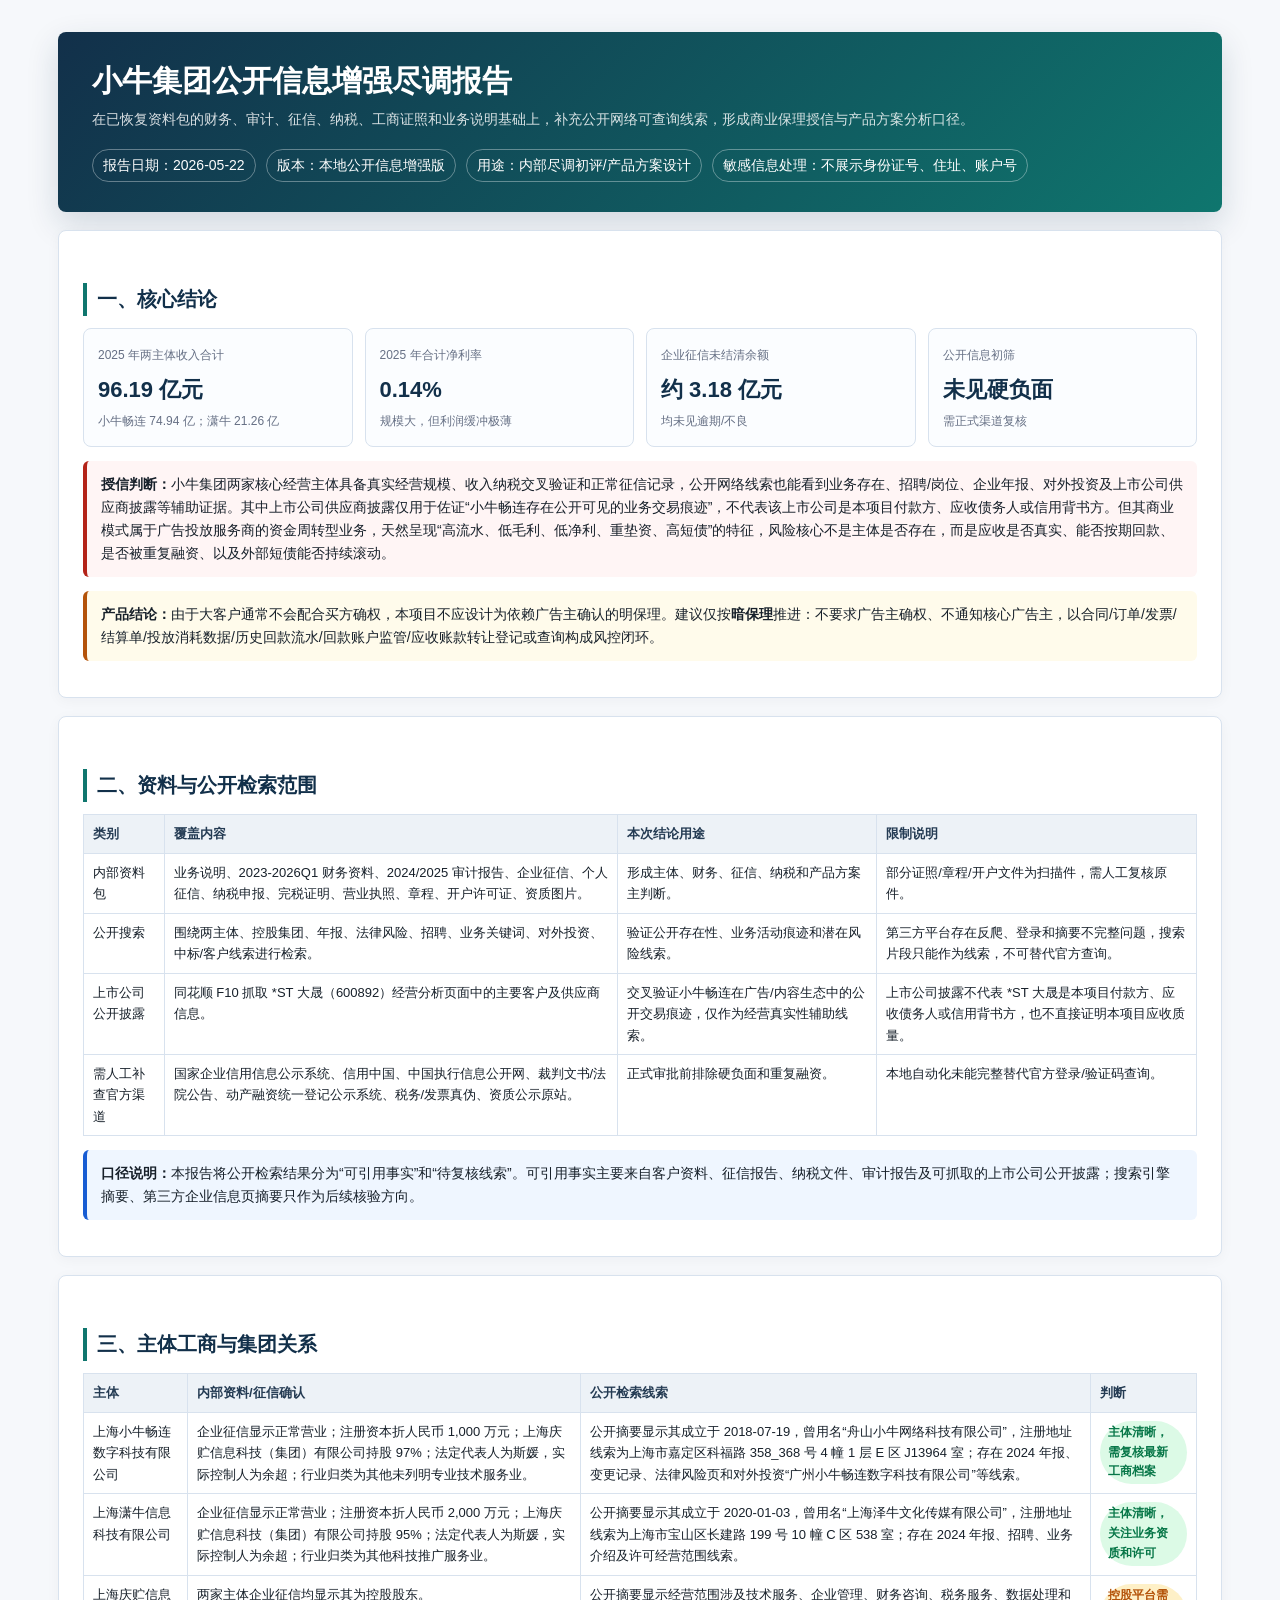
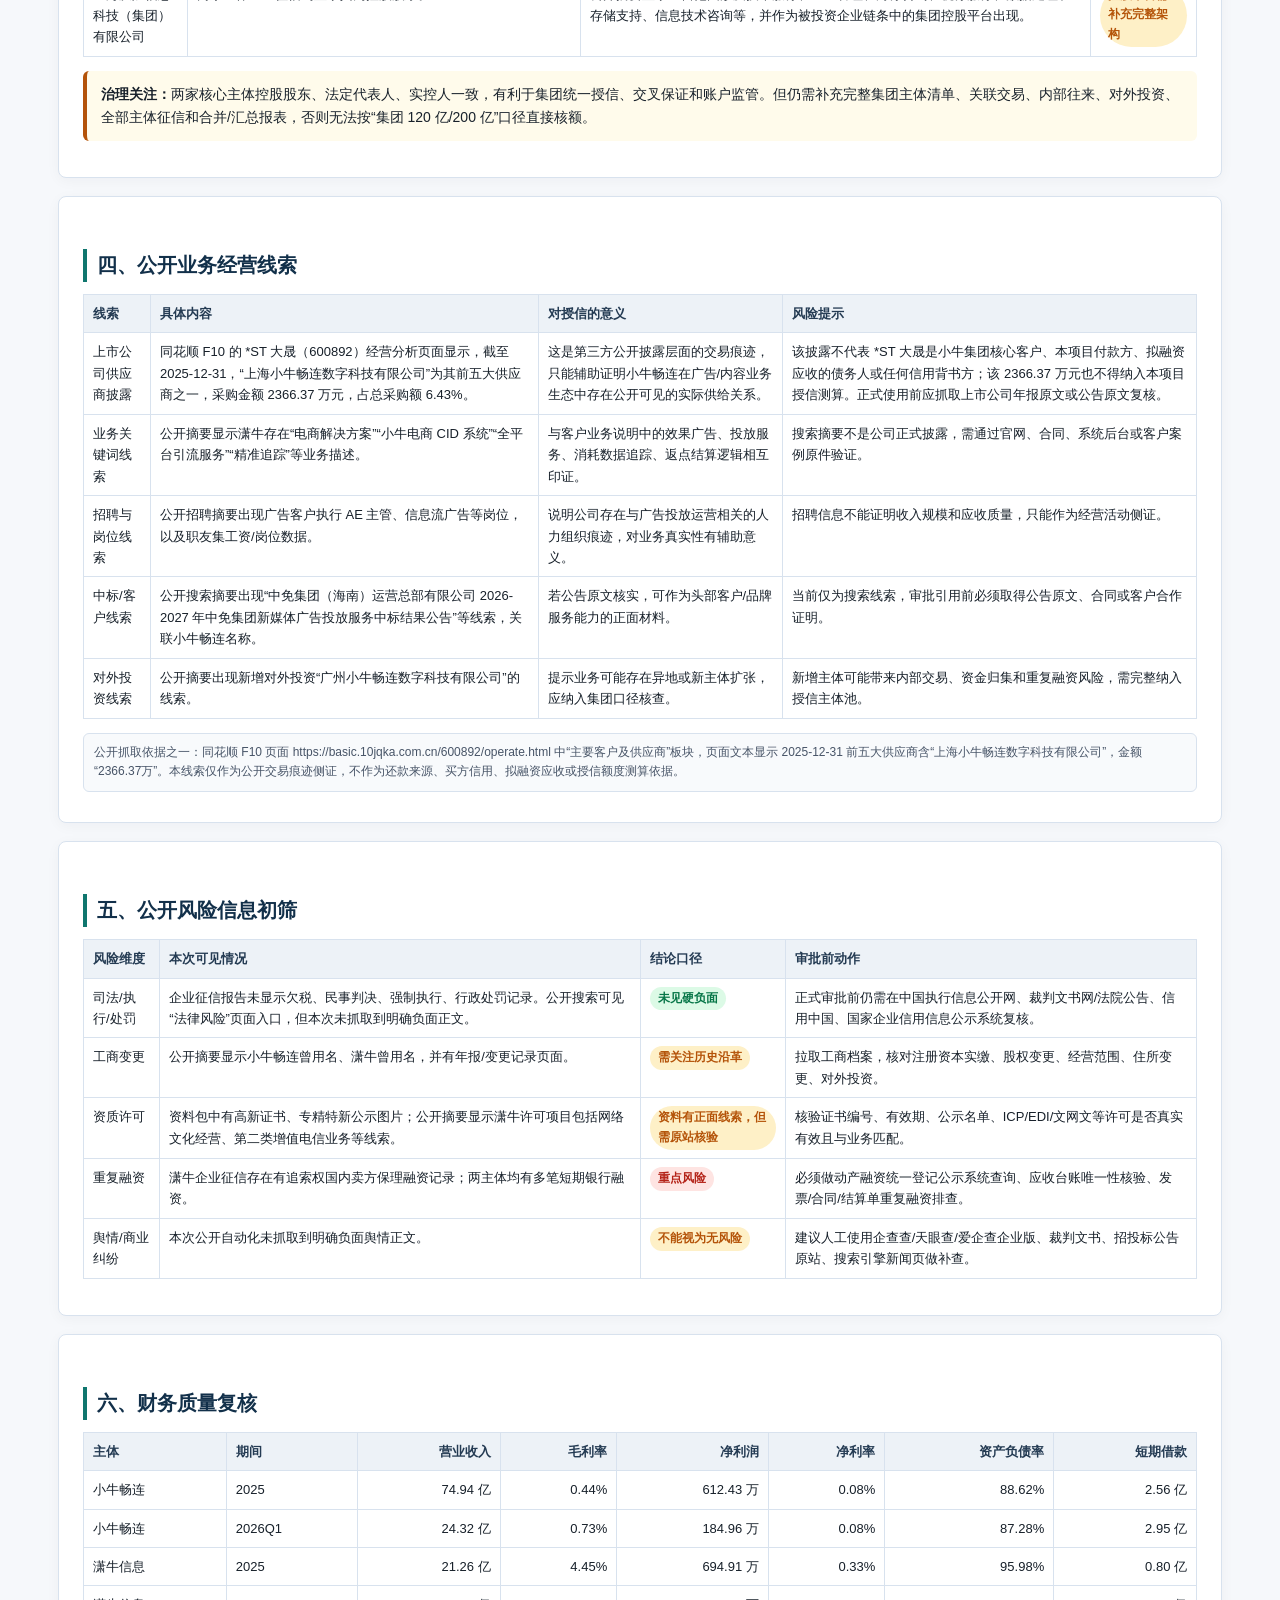
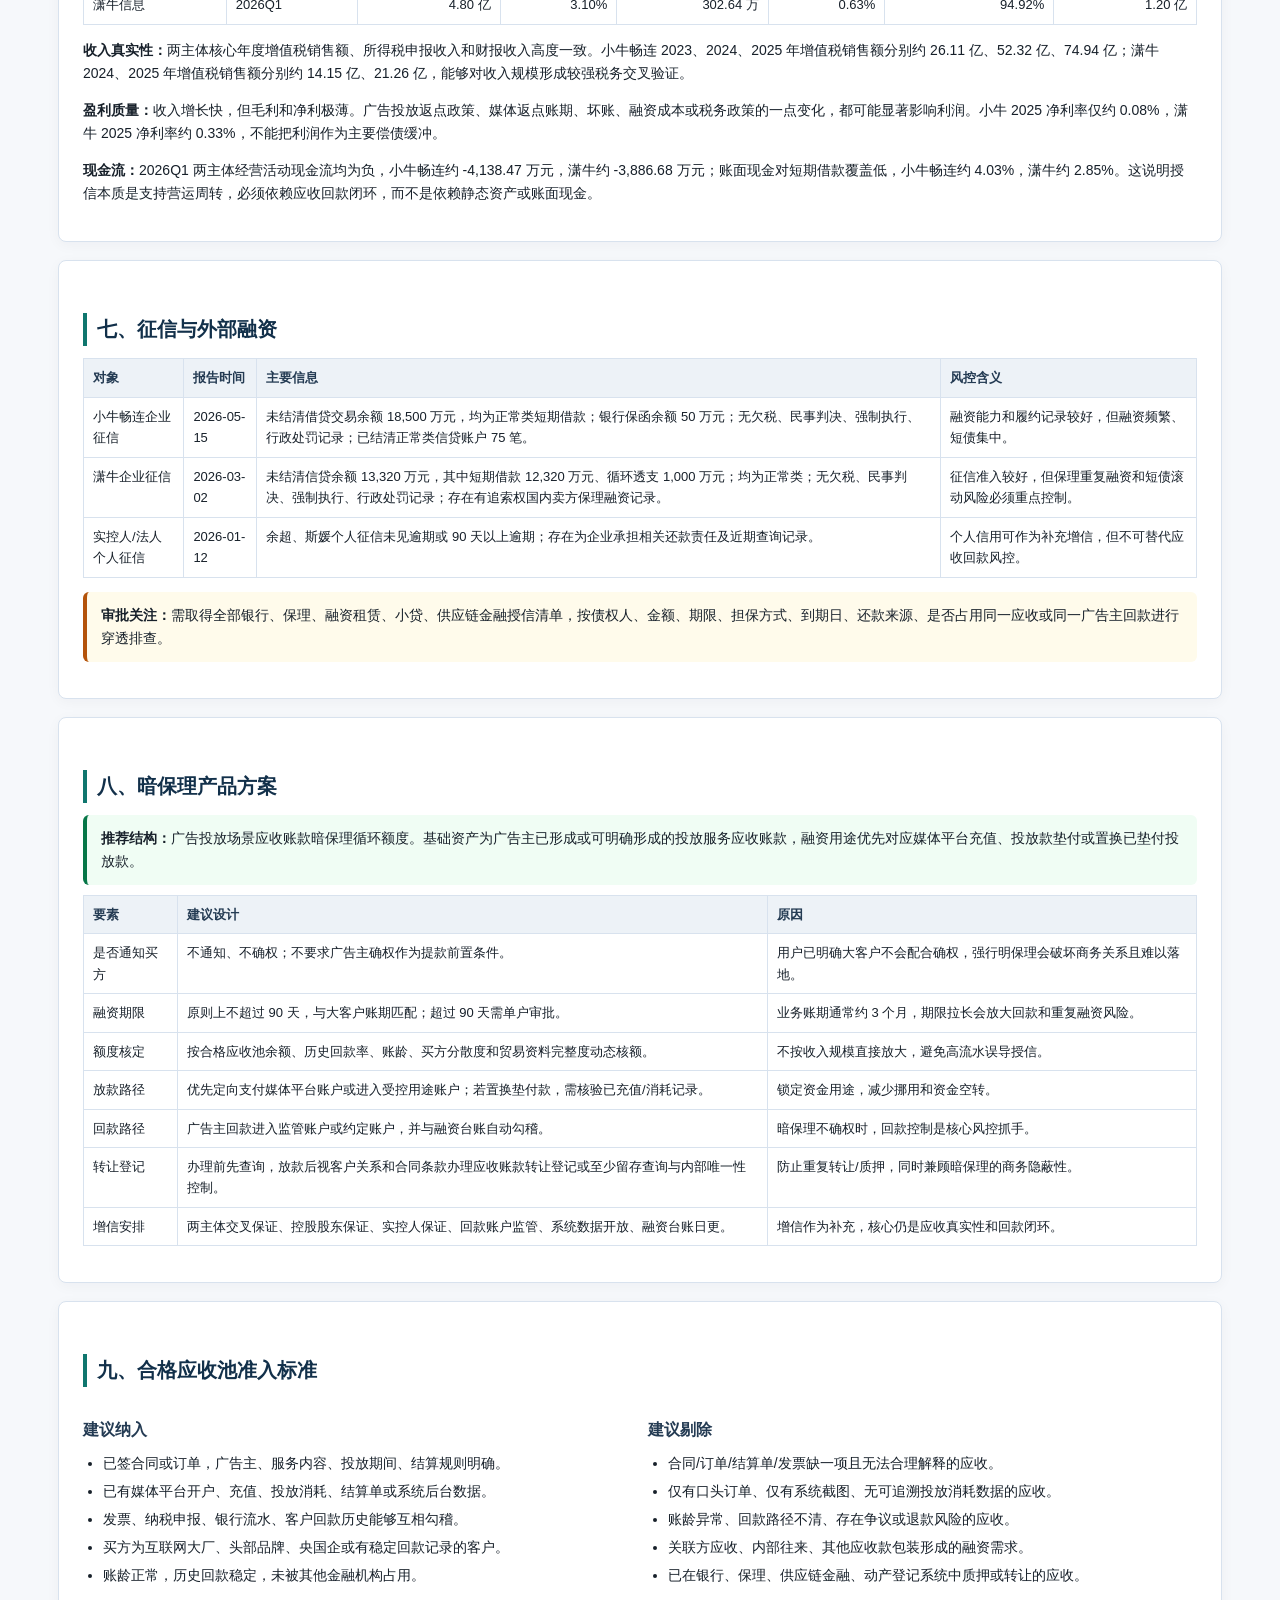
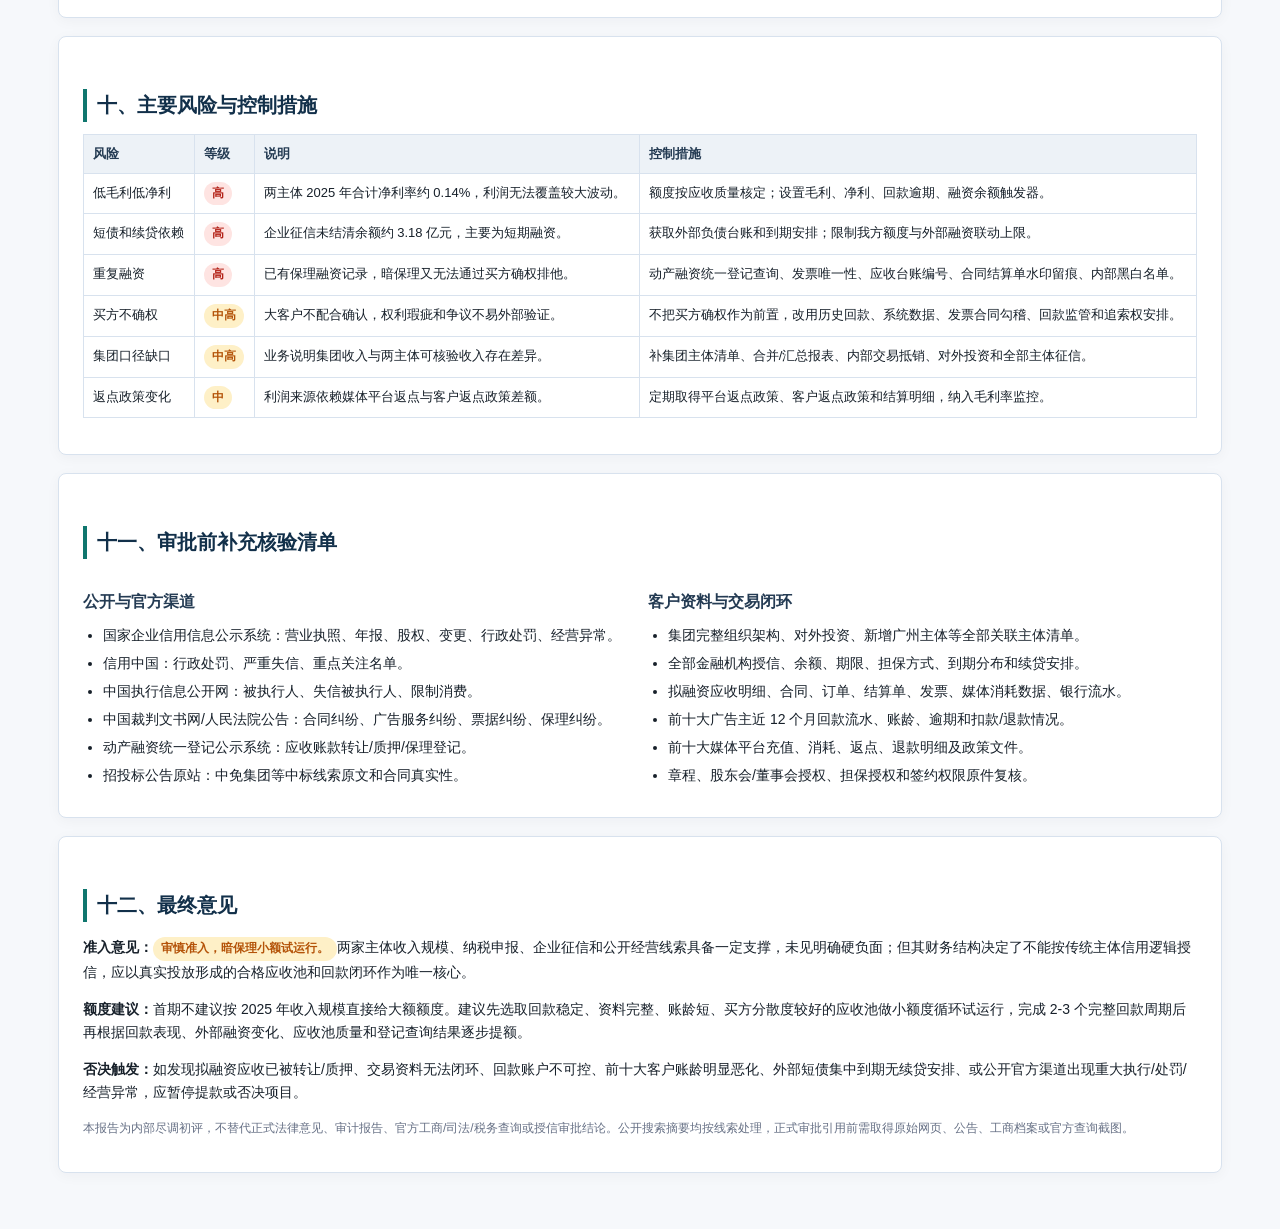
<file: reports/xiaoniu-group-public-enhanced-due-diligence.html>
<!doctype html>
<html lang="zh-CN">
<head>
<meta charset="utf-8">
<meta name="viewport" content="width=device-width, initial-scale=1">
<title>小牛集团公开信息增强尽调报告</title>
<style>
:root{--ink:#17202a;--muted:#667085;--line:#d8e2ee;--bg:#f6f8fb;--panel:#fff;--navy:#12304a;--teal:#0f766e;--red:#b42318;--amber:#b45309;--green:#067647;--blue:#175cd3}
*{box-sizing:border-box}body{margin:0;background:var(--bg);color:var(--ink);font:14px/1.65 -apple-system,BlinkMacSystemFont,"Segoe UI","PingFang SC","Microsoft YaHei",Arial,sans-serif}.page{max-width:1220px;margin:0 auto;padding:32px 28px 56px}header{background:linear-gradient(135deg,#12304a,#0f766e);color:#fff;border-radius:8px;padding:30px 34px;box-shadow:0 12px 32px rgba(18,48,74,.16)}h1{margin:0 0 8px;font-size:30px;line-height:1.25}h2{margin:30px 0 12px;font-size:20px;color:var(--navy);border-left:4px solid var(--teal);padding-left:10px}h3{margin:18px 0 8px;font-size:16px;color:#243b53}.sub{color:rgba(255,255,255,.84);margin:0}.meta{display:flex;flex-wrap:wrap;gap:10px;margin-top:18px}.pill{border:1px solid rgba(255,255,255,.35);border-radius:999px;padding:4px 10px}.section{background:var(--panel);border:1px solid var(--line);border-radius:8px;padding:22px 24px;margin-top:18px;box-shadow:0 3px 14px rgba(16,24,40,.04)}.grid{display:grid;grid-template-columns:repeat(4,minmax(0,1fr));gap:12px}.two{display:grid;grid-template-columns:1fr 1fr;gap:16px}.metric{border:1px solid var(--line);border-radius:8px;padding:14px;background:#fbfdff;min-height:104px}.label{color:var(--muted);font-size:12px}.value{display:block;font-size:22px;font-weight:700;margin-top:6px;color:var(--navy)}.note{color:var(--muted);font-size:12px;margin-top:4px}.tag{display:inline-block;padding:2px 8px;border-radius:999px;font-size:12px;font-weight:700}.red{color:var(--red);background:#fee4e2}.amber{color:var(--amber);background:#fef0c7}.green{color:var(--green);background:#dcfae6}.blue{color:var(--blue);background:#dbeafe}table{width:100%;border-collapse:collapse;margin:10px 0 14px;font-size:13px}th,td{border:1px solid var(--line);padding:8px 9px;vertical-align:top}th{background:#edf2f7;color:#243b53;text-align:left}.num{text-align:right;font-variant-numeric:tabular-nums}.risk{border-left:4px solid var(--red);background:#fff5f5;padding:12px 14px;border-radius:6px}.warn{border-left:4px solid var(--amber);background:#fffbeb;padding:12px 14px;border-radius:6px}.ok{border-left:4px solid var(--green);background:#f0fdf4;padding:12px 14px;border-radius:6px}.info{border-left:4px solid var(--blue);background:#eff6ff;padding:12px 14px;border-radius:6px}ul{margin:8px 0 8px 20px;padding:0}li{margin:5px 0}.small{font-size:12px;color:var(--muted)}.quote{font-size:12px;color:#475467;background:#f8fafc;border:1px solid var(--line);border-radius:6px;padding:9px 10px;margin:8px 0}@media(max-width:900px){.grid,.two{grid-template-columns:1fr}.page{padding:18px 14px 40px}header{padding:24px 20px}table{font-size:12px}}@media print{body{background:#fff}.page{max-width:none;padding:0}.section,header{break-inside:avoid;box-shadow:none}}
</style>
</head>
<body>
<main class="page">
<header>
<h1>小牛集团公开信息增强尽调报告</h1>
<p class="sub">在已恢复资料包的财务、审计、征信、纳税、工商证照和业务说明基础上，补充公开网络可查询线索，形成商业保理授信与产品方案分析口径。</p>
<div class="meta">
<span class="pill">报告日期：2026-05-22</span>
<span class="pill">版本：本地公开信息增强版</span>
<span class="pill">用途：内部尽调初评/产品方案设计</span>
<span class="pill">敏感信息处理：不展示身份证号、住址、账户号</span>
</div>
</header>

<section class="section">
<h2>一、核心结论</h2>
<div class="grid">
<div class="metric"><span class="label">2025 年两主体收入合计</span><span class="value">96.19 亿元</span><div class="note">小牛畅连 74.94 亿；潇牛 21.26 亿</div></div>
<div class="metric"><span class="label">2025 年合计净利率</span><span class="value">0.14%</span><div class="note">规模大，但利润缓冲极薄</div></div>
<div class="metric"><span class="label">企业征信未结清余额</span><span class="value">约 3.18 亿元</span><div class="note">均未见逾期/不良</div></div>
<div class="metric"><span class="label">公开信息初筛</span><span class="value">未见硬负面</span><div class="note">需正式渠道复核</div></div>
</div>
<p class="risk"><strong>授信判断：</strong>小牛集团两家核心经营主体具备真实经营规模、收入纳税交叉验证和正常征信记录，公开网络线索也能看到业务存在、招聘/岗位、企业年报、对外投资及上市公司供应商披露等辅助证据。其中上市公司供应商披露仅用于佐证“小牛畅连存在公开可见的业务交易痕迹”，不代表该上市公司是本项目付款方、应收债务人或信用背书方。但其商业模式属于广告投放服务商的资金周转型业务，天然呈现“高流水、低毛利、低净利、重垫资、高短债”的特征，风险核心不是主体是否存在，而是应收是否真实、能否按期回款、是否被重复融资、以及外部短债能否持续滚动。</p>
<p class="warn"><strong>产品结论：</strong>由于大客户通常不会配合买方确权，本项目不应设计为依赖广告主确认的明保理。建议仅按<strong>暗保理</strong>推进：不要求广告主确权、不通知核心广告主，以合同/订单/发票/结算单/投放消耗数据/历史回款流水/回款账户监管/应收账款转让登记或查询构成风控闭环。</p>
</section>

<section class="section">
<h2>二、资料与公开检索范围</h2>
<table>
<thead><tr><th>类别</th><th>覆盖内容</th><th>本次结论用途</th><th>限制说明</th></tr></thead>
<tbody>
<tr><td>内部资料包</td><td>业务说明、2023-2026Q1 财务资料、2024/2025 审计报告、企业征信、个人征信、纳税申报、完税证明、营业执照、章程、开户许可证、资质图片。</td><td>形成主体、财务、征信、纳税和产品方案主判断。</td><td>部分证照/章程/开户文件为扫描件，需人工复核原件。</td></tr>
<tr><td>公开搜索</td><td>围绕两主体、控股集团、年报、法律风险、招聘、业务关键词、对外投资、中标/客户线索进行检索。</td><td>验证公开存在性、业务活动痕迹和潜在风险线索。</td><td>第三方平台存在反爬、登录和摘要不完整问题，搜索片段只能作为线索，不可替代官方查询。</td></tr>
<tr><td>上市公司公开披露</td><td>同花顺 F10 抓取 *ST 大晟（600892）经营分析页面中的主要客户及供应商信息。</td><td>交叉验证小牛畅连在广告/内容生态中的公开交易痕迹，仅作为经营真实性辅助线索。</td><td>上市公司披露不代表 *ST 大晟是本项目付款方、应收债务人或信用背书方，也不直接证明本项目应收质量。</td></tr>
<tr><td>需人工补查官方渠道</td><td>国家企业信用信息公示系统、信用中国、中国执行信息公开网、裁判文书/法院公告、动产融资统一登记公示系统、税务/发票真伪、资质公示原站。</td><td>正式审批前排除硬负面和重复融资。</td><td>本地自动化未能完整替代官方登录/验证码查询。</td></tr>
</tbody>
</table>
<p class="info"><strong>口径说明：</strong>本报告将公开检索结果分为“可引用事实”和“待复核线索”。可引用事实主要来自客户资料、征信报告、纳税文件、审计报告及可抓取的上市公司公开披露；搜索引擎摘要、第三方企业信息页摘要只作为后续核验方向。</p>
</section>

<section class="section">
<h2>三、主体工商与集团关系</h2>
<table>
<thead><tr><th>主体</th><th>内部资料/征信确认</th><th>公开检索线索</th><th>判断</th></tr></thead>
<tbody>
<tr><td>上海小牛畅连数字科技有限公司</td><td>企业征信显示正常营业；注册资本折人民币 1,000 万元；上海庆贮信息科技（集团）有限公司持股 97%；法定代表人为斯媛，实际控制人为余超；行业归类为其他未列明专业技术服务业。</td><td>公开摘要显示其成立于 2018-07-19，曾用名“舟山小牛网络科技有限公司”，注册地址线索为上海市嘉定区科福路 358_368 号 4 幢 1 层 E 区 J13964 室；存在 2024 年报、变更记录、法律风险页和对外投资“广州小牛畅连数字科技有限公司”等线索。</td><td><span class="tag green">主体清晰，需复核最新工商档案</span></td></tr>
<tr><td>上海潇牛信息科技有限公司</td><td>企业征信显示正常营业；注册资本折人民币 2,000 万元；上海庆贮信息科技（集团）有限公司持股 95%；法定代表人为斯媛，实际控制人为余超；行业归类为其他科技推广服务业。</td><td>公开摘要显示其成立于 2020-01-03，曾用名“上海泽牛文化传媒有限公司”，注册地址线索为上海市宝山区长建路 199 号 10 幢 C 区 538 室；存在 2024 年报、招聘、业务介绍及许可经营范围线索。</td><td><span class="tag green">主体清晰，关注业务资质和许可</span></td></tr>
<tr><td>上海庆贮信息科技（集团）有限公司</td><td>两家主体企业征信均显示其为控股股东。</td><td>公开摘要显示经营范围涉及技术服务、企业管理、财务咨询、税务服务、数据处理和存储支持、信息技术咨询等，并作为被投资企业链条中的集团控股平台出现。</td><td><span class="tag amber">控股平台需补充完整架构</span></td></tr>
</tbody>
</table>
<p class="warn"><strong>治理关注：</strong>两家核心主体控股股东、法定代表人、实控人一致，有利于集团统一授信、交叉保证和账户监管。但仍需补充完整集团主体清单、关联交易、内部往来、对外投资、全部主体征信和合并/汇总报表，否则无法按“集团 120 亿/200 亿”口径直接核额。</p>
</section>

<section class="section">
<h2>四、公开业务经营线索</h2>
<table>
<thead><tr><th>线索</th><th>具体内容</th><th>对授信的意义</th><th>风险提示</th></tr></thead>
<tbody>
<tr><td>上市公司供应商披露</td><td>同花顺 F10 的 *ST 大晟（600892）经营分析页面显示，截至 2025-12-31，“上海小牛畅连数字科技有限公司”为其前五大供应商之一，采购金额 2366.37 万元，占总采购额 6.43%。</td><td>这是第三方公开披露层面的交易痕迹，只能辅助证明小牛畅连在广告/内容业务生态中存在公开可见的实际供给关系。</td><td>该披露不代表 *ST 大晟是小牛集团核心客户、本项目付款方、拟融资应收的债务人或任何信用背书方；该 2366.37 万元也不得纳入本项目授信测算。正式使用前应抓取上市公司年报原文或公告原文复核。</td></tr>
<tr><td>业务关键词线索</td><td>公开摘要显示潇牛存在“电商解决方案”“小牛电商 CID 系统”“全平台引流服务”“精准追踪”等业务描述。</td><td>与客户业务说明中的效果广告、投放服务、消耗数据追踪、返点结算逻辑相互印证。</td><td>搜索摘要不是公司正式披露，需通过官网、合同、系统后台或客户案例原件验证。</td></tr>
<tr><td>招聘与岗位线索</td><td>公开招聘摘要出现广告客户执行 AE 主管、信息流广告等岗位，以及职友集工资/岗位数据。</td><td>说明公司存在与广告投放运营相关的人力组织痕迹，对业务真实性有辅助意义。</td><td>招聘信息不能证明收入规模和应收质量，只能作为经营活动侧证。</td></tr>
<tr><td>中标/客户线索</td><td>公开搜索摘要出现“中免集团（海南）运营总部有限公司 2026-2027 年中免集团新媒体广告投放服务中标结果公告”等线索，关联小牛畅连名称。</td><td>若公告原文核实，可作为头部客户/品牌服务能力的正面材料。</td><td>当前仅为搜索线索，审批引用前必须取得公告原文、合同或客户合作证明。</td></tr>
<tr><td>对外投资线索</td><td>公开摘要出现新增对外投资“广州小牛畅连数字科技有限公司”的线索。</td><td>提示业务可能存在异地或新主体扩张，应纳入集团口径核查。</td><td>新增主体可能带来内部交易、资金归集和重复融资风险，需完整纳入授信主体池。</td></tr>
</tbody>
</table>
<div class="quote">公开抓取依据之一：同花顺 F10 页面 https://basic.10jqka.com.cn/600892/operate.html 中“主要客户及供应商”板块，页面文本显示 2025-12-31 前五大供应商含“上海小牛畅连数字科技有限公司”，金额“2366.37万”。本线索仅作为公开交易痕迹侧证，不作为还款来源、买方信用、拟融资应收或授信额度测算依据。</div>
</section>

<section class="section">
<h2>五、公开风险信息初筛</h2>
<table>
<thead><tr><th>风险维度</th><th>本次可见情况</th><th>结论口径</th><th>审批前动作</th></tr></thead>
<tbody>
<tr><td>司法/执行/处罚</td><td>企业征信报告未显示欠税、民事判决、强制执行、行政处罚记录。公开搜索可见“法律风险”页面入口，但本次未抓取到明确负面正文。</td><td><span class="tag green">未见硬负面</span></td><td>正式审批前仍需在中国执行信息公开网、裁判文书网/法院公告、信用中国、国家企业信用信息公示系统复核。</td></tr>
<tr><td>工商变更</td><td>公开摘要显示小牛畅连曾用名、潇牛曾用名，并有年报/变更记录页面。</td><td><span class="tag amber">需关注历史沿革</span></td><td>拉取工商档案，核对注册资本实缴、股权变更、经营范围、住所变更、对外投资。</td></tr>
<tr><td>资质许可</td><td>资料包中有高新证书、专精特新公示图片；公开摘要显示潇牛许可项目包括网络文化经营、第二类增值电信业务等线索。</td><td><span class="tag amber">资料有正面线索，但需原站核验</span></td><td>核验证书编号、有效期、公示名单、ICP/EDI/文网文等许可是否真实有效且与业务匹配。</td></tr>
<tr><td>重复融资</td><td>潇牛企业征信存在有追索权国内卖方保理融资记录；两主体均有多笔短期银行融资。</td><td><span class="tag red">重点风险</span></td><td>必须做动产融资统一登记公示系统查询、应收台账唯一性核验、发票/合同/结算单重复融资排查。</td></tr>
<tr><td>舆情/商业纠纷</td><td>本次公开自动化未抓取到明确负面舆情正文。</td><td><span class="tag amber">不能视为无风险</span></td><td>建议人工使用企查查/天眼查/爱企查企业版、裁判文书、招投标公告原站、搜索引擎新闻页做补查。</td></tr>
</tbody>
</table>
</section>

<section class="section">
<h2>六、财务质量复核</h2>
<table>
<thead><tr><th>主体</th><th>期间</th><th class="num">营业收入</th><th class="num">毛利率</th><th class="num">净利润</th><th class="num">净利率</th><th class="num">资产负债率</th><th class="num">短期借款</th></tr></thead>
<tbody>
<tr><td>小牛畅连</td><td>2025</td><td class="num">74.94 亿</td><td class="num">0.44%</td><td class="num">612.43 万</td><td class="num">0.08%</td><td class="num">88.62%</td><td class="num">2.56 亿</td></tr>
<tr><td>小牛畅连</td><td>2026Q1</td><td class="num">24.32 亿</td><td class="num">0.73%</td><td class="num">184.96 万</td><td class="num">0.08%</td><td class="num">87.28%</td><td class="num">2.95 亿</td></tr>
<tr><td>潇牛信息</td><td>2025</td><td class="num">21.26 亿</td><td class="num">4.45%</td><td class="num">694.91 万</td><td class="num">0.33%</td><td class="num">95.98%</td><td class="num">0.80 亿</td></tr>
<tr><td>潇牛信息</td><td>2026Q1</td><td class="num">4.80 亿</td><td class="num">3.10%</td><td class="num">302.64 万</td><td class="num">0.63%</td><td class="num">94.92%</td><td class="num">1.20 亿</td></tr>
</tbody>
</table>
<p><strong>收入真实性：</strong>两主体核心年度增值税销售额、所得税申报收入和财报收入高度一致。小牛畅连 2023、2024、2025 年增值税销售额分别约 26.11 亿、52.32 亿、74.94 亿；潇牛 2024、2025 年增值税销售额分别约 14.15 亿、21.26 亿，能够对收入规模形成较强税务交叉验证。</p>
<p><strong>盈利质量：</strong>收入增长快，但毛利和净利极薄。广告投放返点政策、媒体返点账期、坏账、融资成本或税务政策的一点变化，都可能显著影响利润。小牛 2025 净利率仅约 0.08%，潇牛 2025 净利率约 0.33%，不能把利润作为主要偿债缓冲。</p>
<p><strong>现金流：</strong>2026Q1 两主体经营活动现金流均为负，小牛畅连约 -4,138.47 万元，潇牛约 -3,886.68 万元；账面现金对短期借款覆盖低，小牛畅连约 4.03%，潇牛约 2.85%。这说明授信本质是支持营运周转，必须依赖应收回款闭环，而不是依赖静态资产或账面现金。</p>
</section>

<section class="section">
<h2>七、征信与外部融资</h2>
<table>
<thead><tr><th>对象</th><th>报告时间</th><th>主要信息</th><th>风控含义</th></tr></thead>
<tbody>
<tr><td>小牛畅连企业征信</td><td>2026-05-15</td><td>未结清借贷交易余额 18,500 万元，均为正常类短期借款；银行保函余额 50 万元；无欠税、民事判决、强制执行、行政处罚记录；已结清正常类信贷账户 75 笔。</td><td>融资能力和履约记录较好，但融资频繁、短债集中。</td></tr>
<tr><td>潇牛企业征信</td><td>2026-03-02</td><td>未结清信贷余额 13,320 万元，其中短期借款 12,320 万元、循环透支 1,000 万元；均为正常类；无欠税、民事判决、强制执行、行政处罚记录；存在有追索权国内卖方保理融资记录。</td><td>征信准入较好，但保理重复融资和短债滚动风险必须重点控制。</td></tr>
<tr><td>实控人/法人个人征信</td><td>2026-01-12</td><td>余超、斯媛个人征信未见逾期或 90 天以上逾期；存在为企业承担相关还款责任及近期查询记录。</td><td>个人信用可作为补充增信，但不可替代应收回款风控。</td></tr>
</tbody>
</table>
<p class="warn"><strong>审批关注：</strong>需取得全部银行、保理、融资租赁、小贷、供应链金融授信清单，按债权人、金额、期限、担保方式、到期日、还款来源、是否占用同一应收或同一广告主回款进行穿透排查。</p>
</section>

<section class="section">
<h2>八、暗保理产品方案</h2>
<div class="ok"><strong>推荐结构：</strong>广告投放场景应收账款暗保理循环额度。基础资产为广告主已形成或可明确形成的投放服务应收账款，融资用途优先对应媒体平台充值、投放款垫付或置换已垫付投放款。</div>
<table>
<thead><tr><th>要素</th><th>建议设计</th><th>原因</th></tr></thead>
<tbody>
<tr><td>是否通知买方</td><td>不通知、不确权；不要求广告主确权作为提款前置条件。</td><td>用户已明确大客户不会配合确权，强行明保理会破坏商务关系且难以落地。</td></tr>
<tr><td>融资期限</td><td>原则上不超过 90 天，与大客户账期匹配；超过 90 天需单户审批。</td><td>业务账期通常约 3 个月，期限拉长会放大回款和重复融资风险。</td></tr>
<tr><td>额度核定</td><td>按合格应收池余额、历史回款率、账龄、买方分散度和贸易资料完整度动态核额。</td><td>不按收入规模直接放大，避免高流水误导授信。</td></tr>
<tr><td>放款路径</td><td>优先定向支付媒体平台账户或进入受控用途账户；若置换垫付款，需核验已充值/消耗记录。</td><td>锁定资金用途，减少挪用和资金空转。</td></tr>
<tr><td>回款路径</td><td>广告主回款进入监管账户或约定账户，并与融资台账自动勾稽。</td><td>暗保理不确权时，回款控制是核心风控抓手。</td></tr>
<tr><td>转让登记</td><td>办理前先查询，放款后视客户关系和合同条款办理应收账款转让登记或至少留存查询与内部唯一性控制。</td><td>防止重复转让/质押，同时兼顾暗保理的商务隐蔽性。</td></tr>
<tr><td>增信安排</td><td>两主体交叉保证、控股股东保证、实控人保证、回款账户监管、系统数据开放、融资台账日更。</td><td>增信作为补充，核心仍是应收真实性和回款闭环。</td></tr>
</tbody>
</table>
</section>

<section class="section">
<h2>九、合格应收池准入标准</h2>
<div class="two">
<div>
<h3>建议纳入</h3>
<ul>
<li>已签合同或订单，广告主、服务内容、投放期间、结算规则明确。</li>
<li>已有媒体平台开户、充值、投放消耗、结算单或系统后台数据。</li>
<li>发票、纳税申报、银行流水、客户回款历史能够互相勾稽。</li>
<li>买方为互联网大厂、头部品牌、央国企或有稳定回款记录的客户。</li>
<li>账龄正常，历史回款稳定，未被其他金融机构占用。</li>
</ul>
</div>
<div>
<h3>建议剔除</h3>
<ul>
<li>合同/订单/结算单/发票缺一项且无法合理解释的应收。</li>
<li>仅有口头订单、仅有系统截图、无可追溯投放消耗数据的应收。</li>
<li>账龄异常、回款路径不清、存在争议或退款风险的应收。</li>
<li>关联方应收、内部往来、其他应收款包装形成的融资需求。</li>
<li>已在银行、保理、供应链金融、动产登记系统中质押或转让的应收。</li>
</ul>
</div>
</div>
</section>

<section class="section">
<h2>十、主要风险与控制措施</h2>
<table>
<thead><tr><th>风险</th><th>等级</th><th>说明</th><th>控制措施</th></tr></thead>
<tbody>
<tr><td>低毛利低净利</td><td><span class="tag red">高</span></td><td>两主体 2025 年合计净利率约 0.14%，利润无法覆盖较大波动。</td><td>额度按应收质量核定；设置毛利、净利、回款逾期、融资余额触发器。</td></tr>
<tr><td>短债和续贷依赖</td><td><span class="tag red">高</span></td><td>企业征信未结清余额约 3.18 亿元，主要为短期融资。</td><td>获取外部负债台账和到期安排；限制我方额度与外部融资联动上限。</td></tr>
<tr><td>重复融资</td><td><span class="tag red">高</span></td><td>已有保理融资记录，暗保理又无法通过买方确权排他。</td><td>动产融资统一登记查询、发票唯一性、应收台账编号、合同结算单水印留痕、内部黑白名单。</td></tr>
<tr><td>买方不确权</td><td><span class="tag amber">中高</span></td><td>大客户不配合确认，权利瑕疵和争议不易外部验证。</td><td>不把买方确权作为前置，改用历史回款、系统数据、发票合同勾稽、回款监管和追索权安排。</td></tr>
<tr><td>集团口径缺口</td><td><span class="tag amber">中高</span></td><td>业务说明集团收入与两主体可核验收入存在差异。</td><td>补集团主体清单、合并/汇总报表、内部交易抵销、对外投资和全部主体征信。</td></tr>
<tr><td>返点政策变化</td><td><span class="tag amber">中</span></td><td>利润来源依赖媒体平台返点与客户返点政策差额。</td><td>定期取得平台返点政策、客户返点政策和结算明细，纳入毛利率监控。</td></tr>
</tbody>
</table>
</section>

<section class="section">
<h2>十一、审批前补充核验清单</h2>
<div class="two">
<div>
<h3>公开与官方渠道</h3>
<ul>
<li>国家企业信用信息公示系统：营业执照、年报、股权、变更、行政处罚、经营异常。</li>
<li>信用中国：行政处罚、严重失信、重点关注名单。</li>
<li>中国执行信息公开网：被执行人、失信被执行人、限制消费。</li>
<li>中国裁判文书网/人民法院公告：合同纠纷、广告服务纠纷、票据纠纷、保理纠纷。</li>
<li>动产融资统一登记公示系统：应收账款转让/质押/保理登记。</li>
<li>招投标公告原站：中免集团等中标线索原文和合同真实性。</li>
</ul>
</div>
<div>
<h3>客户资料与交易闭环</h3>
<ul>
<li>集团完整组织架构、对外投资、新增广州主体等全部关联主体清单。</li>
<li>全部金融机构授信、余额、期限、担保方式、到期分布和续贷安排。</li>
<li>拟融资应收明细、合同、订单、结算单、发票、媒体消耗数据、银行流水。</li>
<li>前十大广告主近 12 个月回款流水、账龄、逾期和扣款/退款情况。</li>
<li>前十大媒体平台充值、消耗、返点、退款明细及政策文件。</li>
<li>章程、股东会/董事会授权、担保授权和签约权限原件复核。</li>
</ul>
</div>
</div>
</section>

<section class="section">
<h2>十二、最终意见</h2>
<p><strong>准入意见：</strong><span class="tag amber">审慎准入，暗保理小额试运行。</span>两家主体收入规模、纳税申报、企业征信和公开经营线索具备一定支撑，未见明确硬负面；但其财务结构决定了不能按传统主体信用逻辑授信，应以真实投放形成的合格应收池和回款闭环作为唯一核心。</p>
<p><strong>额度建议：</strong>首期不建议按 2025 年收入规模直接给大额额度。建议先选取回款稳定、资料完整、账龄短、买方分散度较好的应收池做小额度循环试运行，完成 2-3 个完整回款周期后再根据回款表现、外部融资变化、应收池质量和登记查询结果逐步提额。</p>
<p><strong>否决触发：</strong>如发现拟融资应收已被转让/质押、交易资料无法闭环、回款账户不可控、前十大客户账龄明显恶化、外部短债集中到期无续贷安排、或公开官方渠道出现重大执行/处罚/经营异常，应暂停提款或否决项目。</p>
<p class="small">本报告为内部尽调初评，不替代正式法律意见、审计报告、官方工商/司法/税务查询或授信审批结论。公开搜索摘要均按线索处理，正式审批引用前需取得原始网页、公告、工商档案或官方查询截图。</p>
</section>
</main>
</body>
</html>
</file>
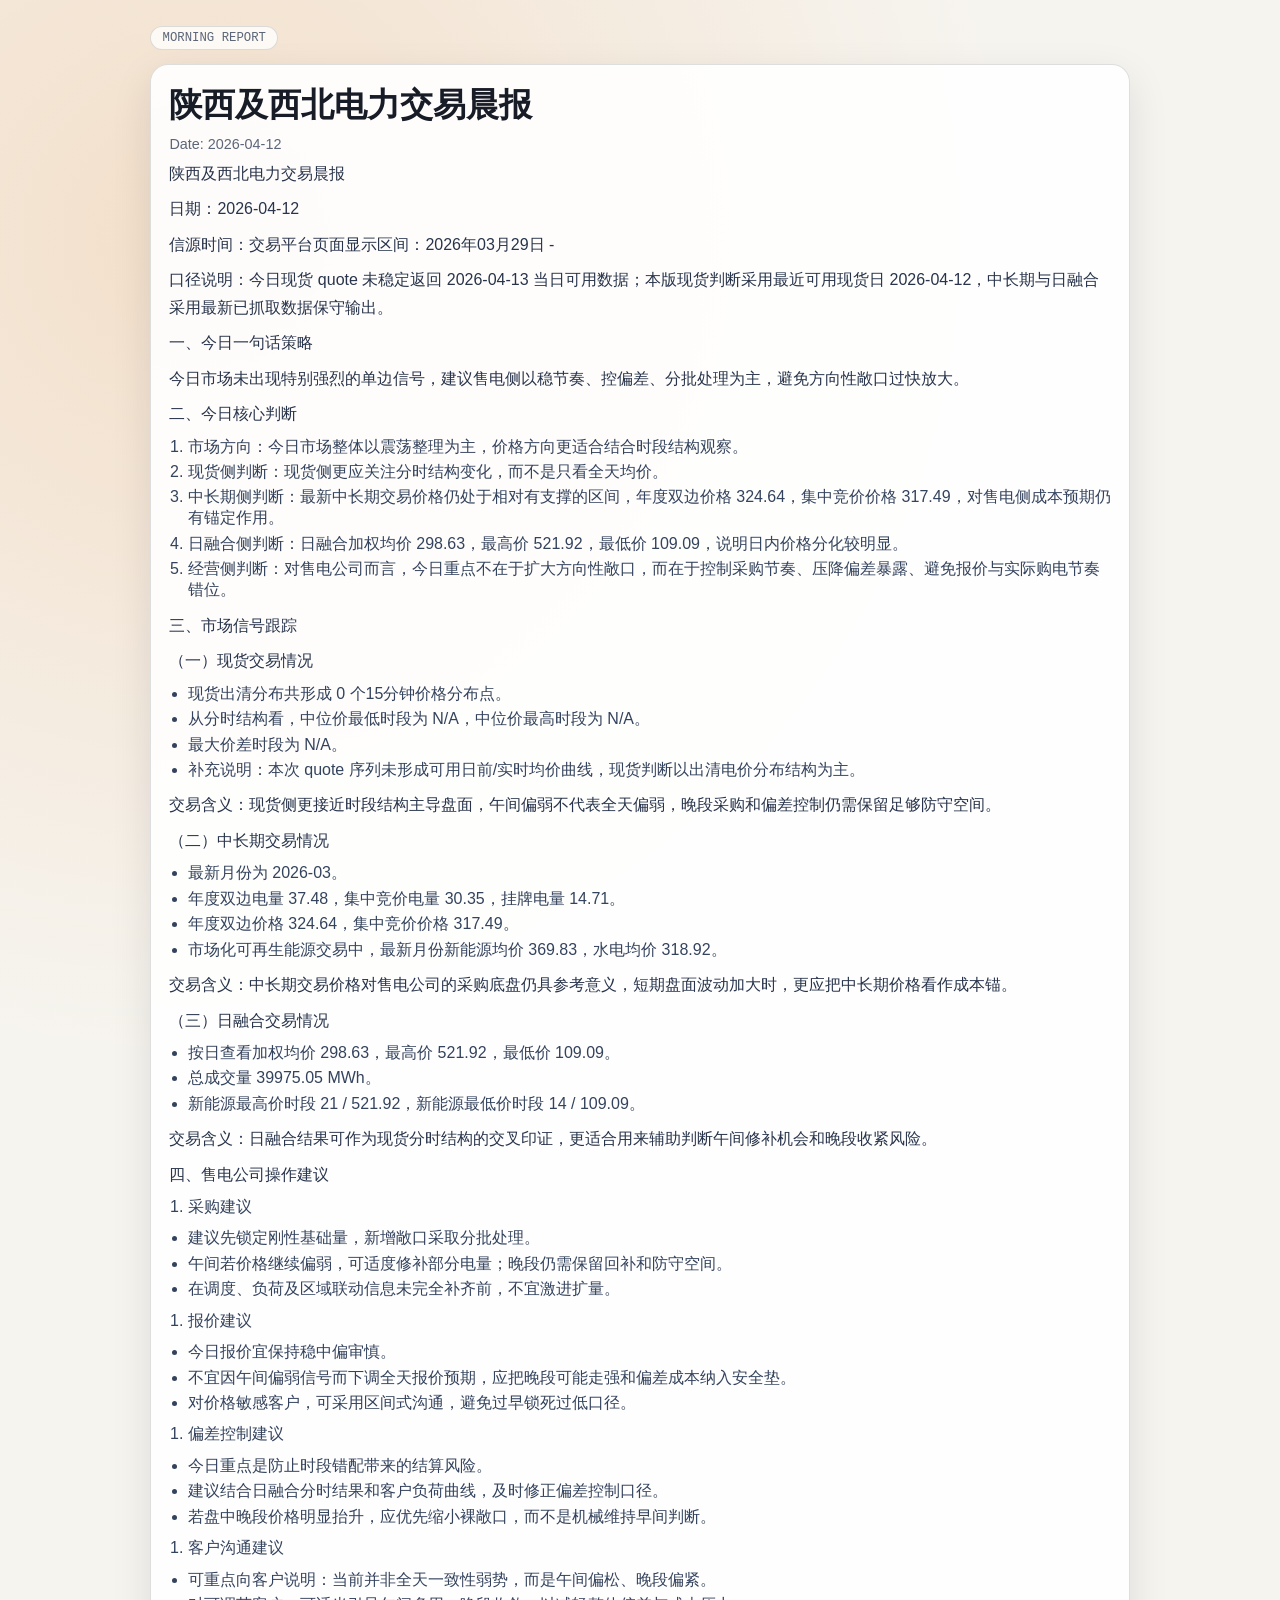
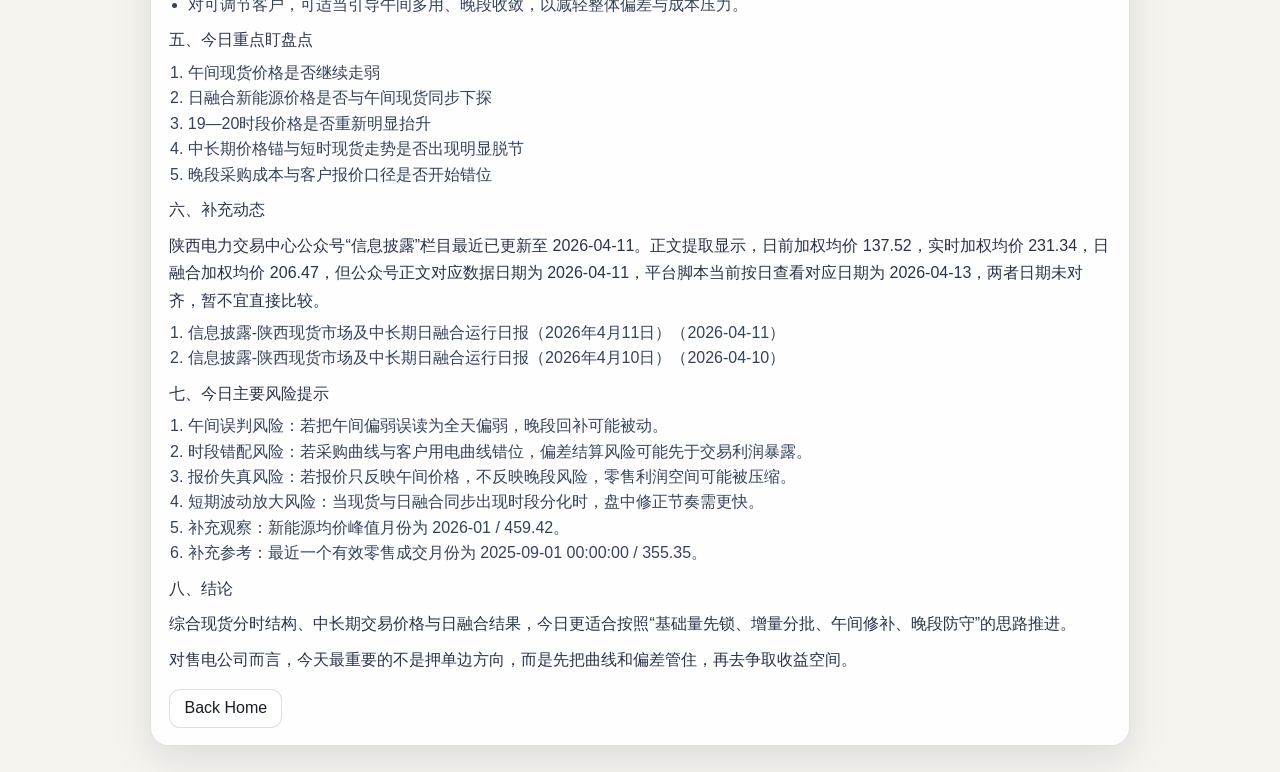
<file: morning/reports/2026-04-12.html>
﻿<!doctype html>
<html lang="zh-CN">
<head>
  <meta charset="utf-8" />
  <meta name="viewport" content="width=device-width, initial-scale=1" />
  <title>陕西及西北电力交易晨报</title>
  <style>
    :root { --ink:#171c27; --muted:#5c6678; --line:rgba(23,28,39,.14); --accent:#c26d3f; --accent2:#1e4fd6; }
    body { margin: 0; font-family: "Trebuchet MS", "Segoe UI Variable", "Noto Sans SC", sans-serif; background:
      radial-gradient(circle at 15% 10%, #f3dfca 0%, #f6f4ef 34%),
      radial-gradient(circle at 88% 82%, #d8e5ff 0%, #f6f4ef 36%),
      linear-gradient(180deg, #f9f7f2 0%, #f4f2ec 100%); color: var(--ink); }
    .wrap { max-width: 980px; margin: 26px auto; padding: 0 16px; }
    .top { margin-bottom: 14px; }
    .badge { display:inline-block; border:1px solid var(--line); border-radius:999px; padding:.25rem .72rem; font-family:"Consolas","Liberation Mono",monospace; font-size:.77rem; color:var(--muted); background:rgba(255,255,255,.78); }
    .card { background: rgba(255,255,255,.9); border-radius: 18px; border: 1px solid var(--line); box-shadow: 0 14px 40px rgba(19,24,34,.1); padding: 1.1rem 1.15rem; }
    h1 { margin: 0 0 8px; font-size: clamp(1.5rem, 2.6vw, 2.1rem); }
    h2 { margin: 1.05rem 0 .5rem; font-size: 1.22rem; border-left: 4px solid var(--accent2); padding-left: .55rem; }
    h3 { margin: .85rem 0 .4rem; font-size: 1rem; color: #24344f; }
    p { margin: .5rem 0; line-height: 1.72; color: #28344b; }
    ul,ol { margin: .55rem 0 .65rem; padding-left: 1.15rem; }
    li { margin: .28rem 0; color: #34435d; }
    .meta { color: var(--muted); margin-bottom: .2rem; font-size: .9rem; }
    .back { margin-top: .95rem; }
    a.btn { display:inline-flex; text-decoration:none; padding:.6rem .88rem; border-radius:11px; border:1px solid var(--line); color:var(--ink); background:rgba(255,255,255,.7); }
  </style>
</head>
<body>
  <div class="wrap">
    <div class="top"><span class="badge">MORNING REPORT</span></div>
    <div class="card">
      <h1>陕西及西北电力交易晨报</h1>
      <div class="meta">Date: 2026-04-12</div>
      <div class="article">
        <p>陕西及西北电力交易晨报</p>
<p>日期：2026-04-12</p>
<p>信源时间：交易平台页面显示区间：2026年03月29日 -</p>
<p>口径说明：今日现货 quote 未稳定返回 2026-04-13 当日可用数据；本版现货判断采用最近可用现货日 2026-04-12，中长期与日融合采用最新已抓取数据保守输出。</p>
<p>一、今日一句话策略</p>
<p>今日市场未出现特别强烈的单边信号，建议售电侧以稳节奏、控偏差、分批处理为主，避免方向性敞口过快放大。</p>
<p>二、今日核心判断</p>
<ol>
<li>市场方向：今日市场整体以震荡整理为主，价格方向更适合结合时段结构观察。</li>
<li>现货侧判断：现货侧更应关注分时结构变化，而不是只看全天均价。</li>
<li>中长期侧判断：最新中长期交易价格仍处于相对有支撑的区间，年度双边价格 324.64，集中竞价价格 317.49，对售电侧成本预期仍有锚定作用。</li>
<li>日融合侧判断：日融合加权均价 298.63，最高价 521.92，最低价 109.09，说明日内价格分化较明显。</li>
<li>经营侧判断：对售电公司而言，今日重点不在于扩大方向性敞口，而在于控制采购节奏、压降偏差暴露、避免报价与实际购电节奏错位。</li>
</ol>
<p>三、市场信号跟踪</p>
<p>（一）现货交易情况</p>
<ul>
<li>现货出清分布共形成 0 个15分钟价格分布点。</li>
<li>从分时结构看，中位价最低时段为 N/A，中位价最高时段为 N/A。</li>
<li>最大价差时段为 N/A。</li>
<li>补充说明：本次 quote 序列未形成可用日前/实时均价曲线，现货判断以出清电价分布结构为主。</li>
</ul>
<p>交易含义：现货侧更接近时段结构主导盘面，午间偏弱不代表全天偏弱，晚段采购和偏差控制仍需保留足够防守空间。</p>
<p>（二）中长期交易情况</p>
<ul>
<li>最新月份为 2026-03。</li>
<li>年度双边电量 37.48，集中竞价电量 30.35，挂牌电量 14.71。</li>
<li>年度双边价格 324.64，集中竞价价格 317.49。</li>
<li>市场化可再生能源交易中，最新月份新能源均价 369.83，水电均价 318.92。</li>
</ul>
<p>交易含义：中长期交易价格对售电公司的采购底盘仍具参考意义，短期盘面波动加大时，更应把中长期价格看作成本锚。</p>
<p>（三）日融合交易情况</p>
<ul>
<li>按日查看加权均价 298.63，最高价 521.92，最低价 109.09。</li>
<li>总成交量 39975.05 MWh。</li>
<li>新能源最高价时段 21 / 521.92，新能源最低价时段 14 / 109.09。</li>
</ul>
<p>交易含义：日融合结果可作为现货分时结构的交叉印证，更适合用来辅助判断午间修补机会和晚段收紧风险。</p>
<p>四、售电公司操作建议</p>
<ol>
<li>采购建议</li>
</ol>
<ul>
<li>建议先锁定刚性基础量，新增敞口采取分批处理。</li>
<li>午间若价格继续偏弱，可适度修补部分电量；晚段仍需保留回补和防守空间。</li>
<li>在调度、负荷及区域联动信息未完全补齐前，不宜激进扩量。</li>
</ul>
<ol>
<li>报价建议</li>
</ol>
<ul>
<li>今日报价宜保持稳中偏审慎。</li>
<li>不宜因午间偏弱信号而下调全天报价预期，应把晚段可能走强和偏差成本纳入安全垫。</li>
<li>对价格敏感客户，可采用区间式沟通，避免过早锁死过低口径。</li>
</ul>
<ol>
<li>偏差控制建议</li>
</ol>
<ul>
<li>今日重点是防止时段错配带来的结算风险。</li>
<li>建议结合日融合分时结果和客户负荷曲线，及时修正偏差控制口径。</li>
<li>若盘中晚段价格明显抬升，应优先缩小裸敞口，而不是机械维持早间判断。</li>
</ul>
<ol>
<li>客户沟通建议</li>
</ol>
<ul>
<li>可重点向客户说明：当前并非全天一致性弱势，而是午间偏松、晚段偏紧。</li>
<li>对可调节客户，可适当引导午间多用、晚段收敛，以减轻整体偏差与成本压力。</li>
</ul>
<p>五、今日重点盯盘点</p>
<ol>
<li>午间现货价格是否继续走弱</li>
<li>日融合新能源价格是否与午间现货同步下探</li>
<li>19—20时段价格是否重新明显抬升</li>
<li>中长期价格锚与短时现货走势是否出现明显脱节</li>
<li>晚段采购成本与客户报价口径是否开始错位</li>
</ol>
<p>六、补充动态</p>
<p>陕西电力交易中心公众号“信息披露”栏目最近已更新至 2026-04-11。正文提取显示，日前加权均价 137.52，实时加权均价 231.34，日融合加权均价 206.47，但公众号正文对应数据日期为 2026-04-11，平台脚本当前按日查看对应日期为 2026-04-13，两者日期未对齐，暂不宜直接比较。</p>
<ol>
<li>信息披露-陕西现货市场及中长期日融合运行日报（2026年4月11日）（2026-04-11）</li>
<li>信息披露-陕西现货市场及中长期日融合运行日报（2026年4月10日）（2026-04-10）</li>
</ol>
<p>七、今日主要风险提示</p>
<ol>
<li>午间误判风险：若把午间偏弱误读为全天偏弱，晚段回补可能被动。</li>
<li>时段错配风险：若采购曲线与客户用电曲线错位，偏差结算风险可能先于交易利润暴露。</li>
<li>报价失真风险：若报价只反映午间价格，不反映晚段风险，零售利润空间可能被压缩。</li>
<li>短期波动放大风险：当现货与日融合同步出现时段分化时，盘中修正节奏需更快。</li>
<li>补充观察：新能源均价峰值月份为 2026-01 / 459.42。</li>
<li>补充参考：最近一个有效零售成交月份为 2025-09-01 00:00:00 / 355.35。</li>
</ol>
<p>八、结论</p>
<p>综合现货分时结构、中长期交易价格与日融合结果，今日更适合按照“基础量先锁、增量分批、午间修补、晚段防守”的思路推进。</p>
<p>对售电公司而言，今天最重要的不是押单边方向，而是先把曲线和偏差管住，再去争取收益空间。</p>

      </div>
      <div class="back"><a class="btn" href="/">Back Home</a></div>
    </div>
  </div>
</body>
</html>
</file>
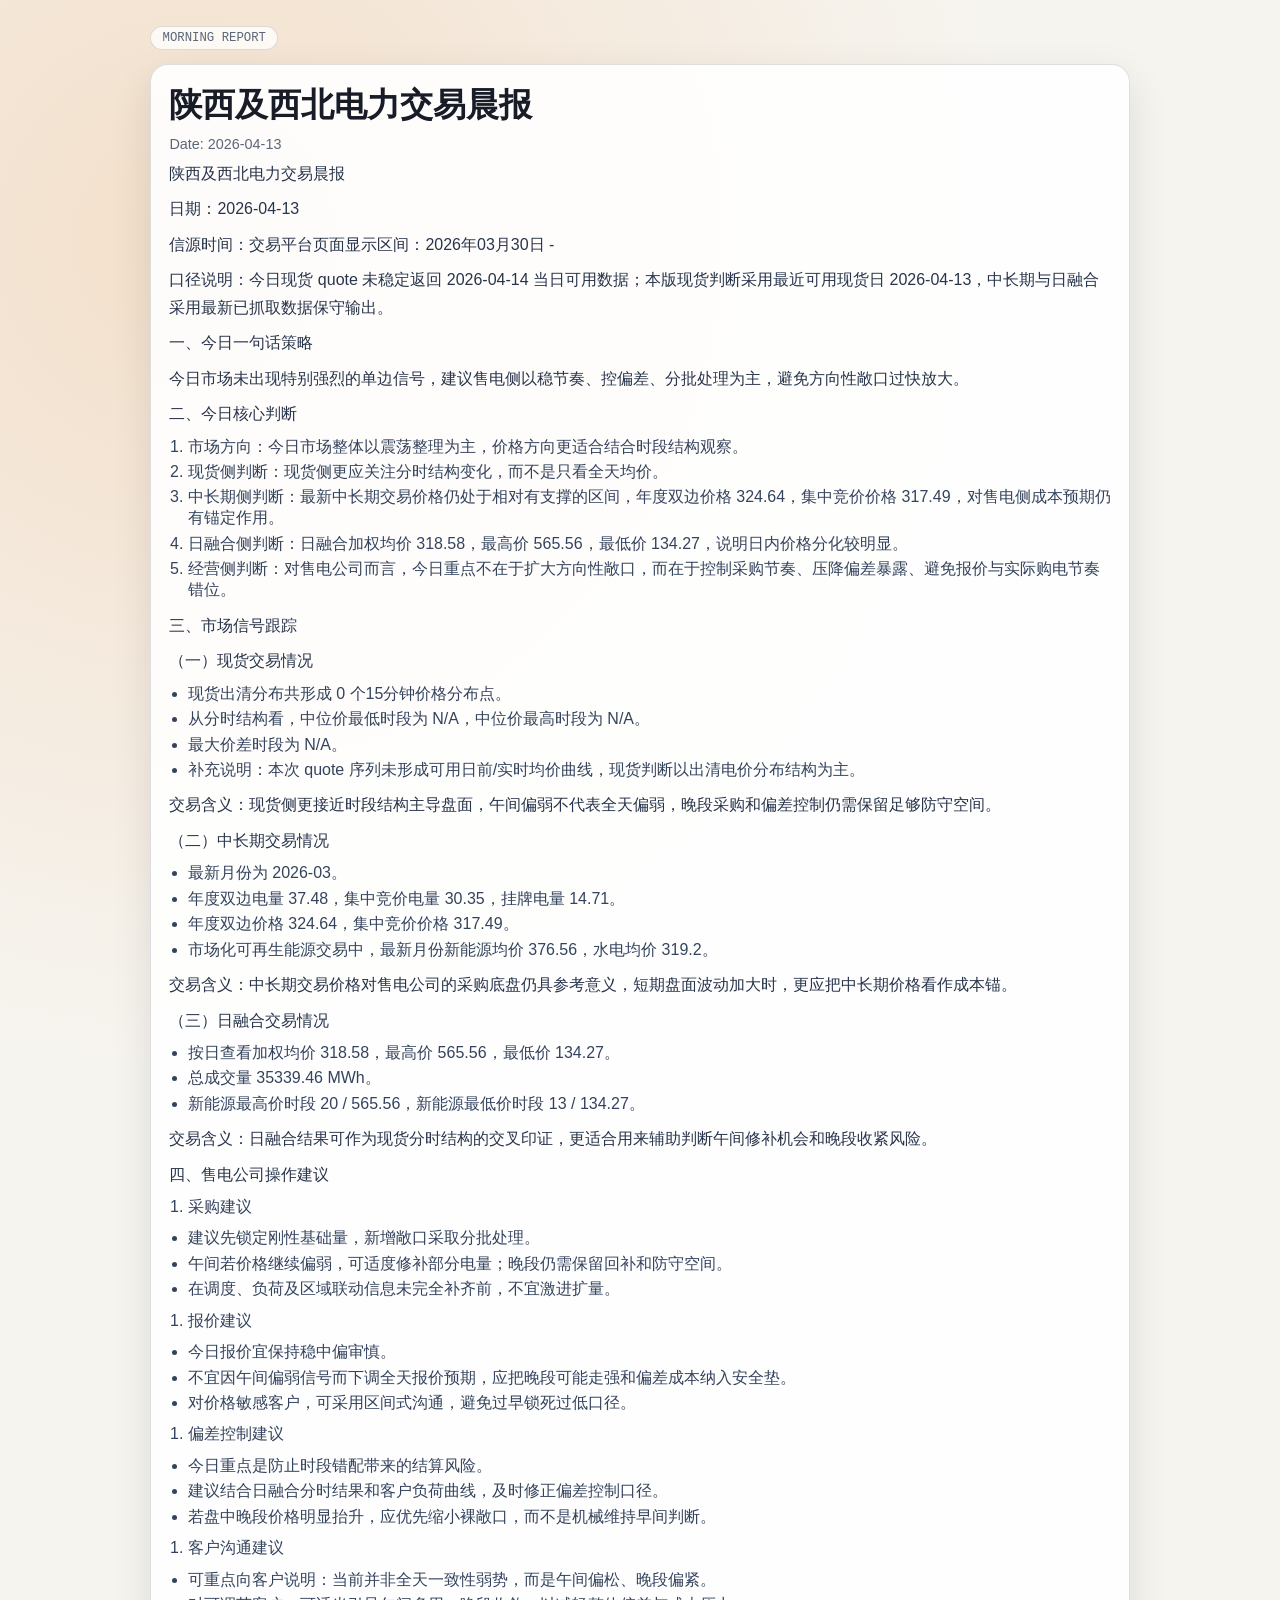
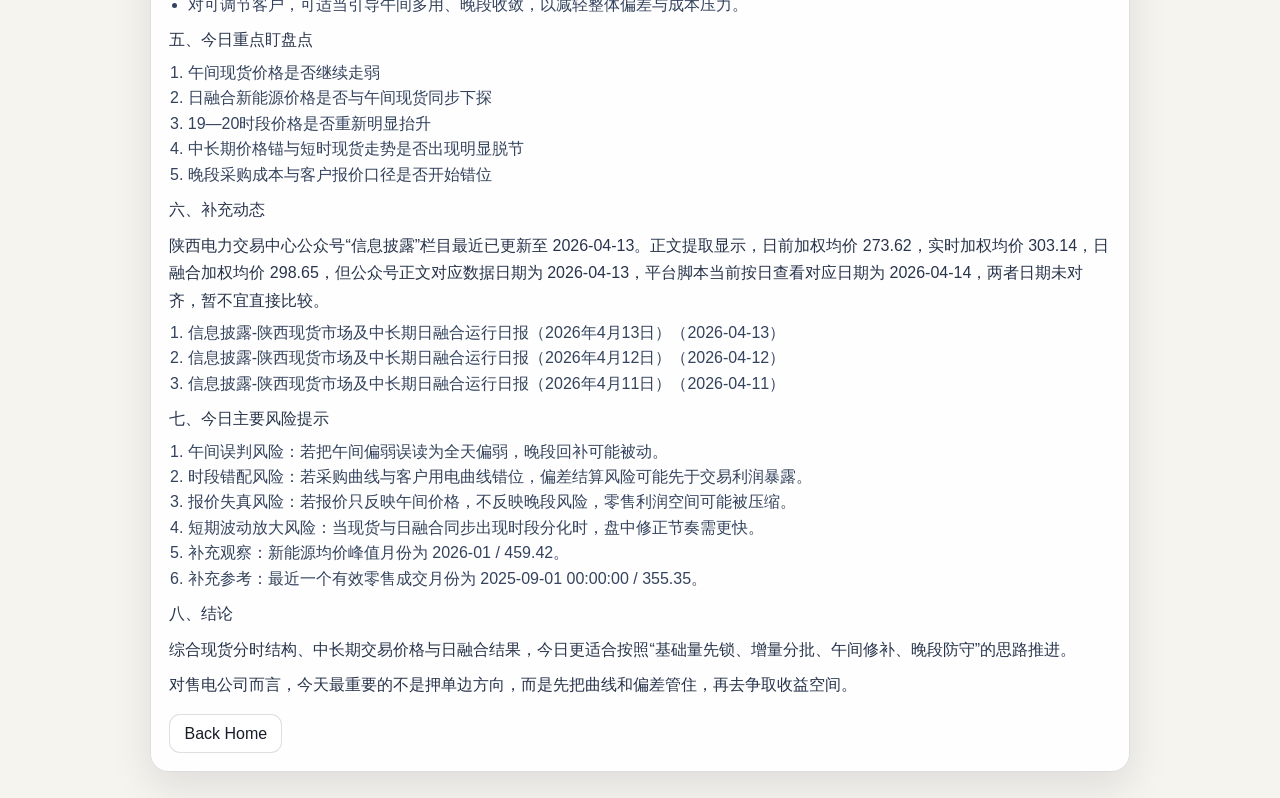
<file: morning/reports/2026-04-13.html>
﻿<!doctype html>
<html lang="zh-CN">
<head>
  <meta charset="utf-8" />
  <meta name="viewport" content="width=device-width, initial-scale=1" />
  <title>陕西及西北电力交易晨报</title>
  <style>
    :root { --ink:#171c27; --muted:#5c6678; --line:rgba(23,28,39,.14); --accent:#c26d3f; --accent2:#1e4fd6; }
    body { margin: 0; font-family: "Trebuchet MS", "Segoe UI Variable", "Noto Sans SC", sans-serif; background:
      radial-gradient(circle at 15% 10%, #f3dfca 0%, #f6f4ef 34%),
      radial-gradient(circle at 88% 82%, #d8e5ff 0%, #f6f4ef 36%),
      linear-gradient(180deg, #f9f7f2 0%, #f4f2ec 100%); color: var(--ink); }
    .wrap { max-width: 980px; margin: 26px auto; padding: 0 16px; }
    .top { margin-bottom: 14px; }
    .badge { display:inline-block; border:1px solid var(--line); border-radius:999px; padding:.25rem .72rem; font-family:"Consolas","Liberation Mono",monospace; font-size:.77rem; color:var(--muted); background:rgba(255,255,255,.78); }
    .card { background: rgba(255,255,255,.9); border-radius: 18px; border: 1px solid var(--line); box-shadow: 0 14px 40px rgba(19,24,34,.1); padding: 1.1rem 1.15rem; }
    h1 { margin: 0 0 8px; font-size: clamp(1.5rem, 2.6vw, 2.1rem); }
    h2 { margin: 1.05rem 0 .5rem; font-size: 1.22rem; border-left: 4px solid var(--accent2); padding-left: .55rem; }
    h3 { margin: .85rem 0 .4rem; font-size: 1rem; color: #24344f; }
    p { margin: .5rem 0; line-height: 1.72; color: #28344b; }
    ul,ol { margin: .55rem 0 .65rem; padding-left: 1.15rem; }
    li { margin: .28rem 0; color: #34435d; }
    .meta { color: var(--muted); margin-bottom: .2rem; font-size: .9rem; }
    .back { margin-top: .95rem; }
    a.btn { display:inline-flex; text-decoration:none; padding:.6rem .88rem; border-radius:11px; border:1px solid var(--line); color:var(--ink); background:rgba(255,255,255,.7); }
  </style>
</head>
<body>
  <div class="wrap">
    <div class="top"><span class="badge">MORNING REPORT</span></div>
    <div class="card">
      <h1>陕西及西北电力交易晨报</h1>
      <div class="meta">Date: 2026-04-13</div>
      <div class="article">
        <p>陕西及西北电力交易晨报</p>
<p>日期：2026-04-13</p>
<p>信源时间：交易平台页面显示区间：2026年03月30日 -</p>
<p>口径说明：今日现货 quote 未稳定返回 2026-04-14 当日可用数据；本版现货判断采用最近可用现货日 2026-04-13，中长期与日融合采用最新已抓取数据保守输出。</p>
<p>一、今日一句话策略</p>
<p>今日市场未出现特别强烈的单边信号，建议售电侧以稳节奏、控偏差、分批处理为主，避免方向性敞口过快放大。</p>
<p>二、今日核心判断</p>
<ol>
<li>市场方向：今日市场整体以震荡整理为主，价格方向更适合结合时段结构观察。</li>
<li>现货侧判断：现货侧更应关注分时结构变化，而不是只看全天均价。</li>
<li>中长期侧判断：最新中长期交易价格仍处于相对有支撑的区间，年度双边价格 324.64，集中竞价价格 317.49，对售电侧成本预期仍有锚定作用。</li>
<li>日融合侧判断：日融合加权均价 318.58，最高价 565.56，最低价 134.27，说明日内价格分化较明显。</li>
<li>经营侧判断：对售电公司而言，今日重点不在于扩大方向性敞口，而在于控制采购节奏、压降偏差暴露、避免报价与实际购电节奏错位。</li>
</ol>
<p>三、市场信号跟踪</p>
<p>（一）现货交易情况</p>
<ul>
<li>现货出清分布共形成 0 个15分钟价格分布点。</li>
<li>从分时结构看，中位价最低时段为 N/A，中位价最高时段为 N/A。</li>
<li>最大价差时段为 N/A。</li>
<li>补充说明：本次 quote 序列未形成可用日前/实时均价曲线，现货判断以出清电价分布结构为主。</li>
</ul>
<p>交易含义：现货侧更接近时段结构主导盘面，午间偏弱不代表全天偏弱，晚段采购和偏差控制仍需保留足够防守空间。</p>
<p>（二）中长期交易情况</p>
<ul>
<li>最新月份为 2026-03。</li>
<li>年度双边电量 37.48，集中竞价电量 30.35，挂牌电量 14.71。</li>
<li>年度双边价格 324.64，集中竞价价格 317.49。</li>
<li>市场化可再生能源交易中，最新月份新能源均价 376.56，水电均价 319.2。</li>
</ul>
<p>交易含义：中长期交易价格对售电公司的采购底盘仍具参考意义，短期盘面波动加大时，更应把中长期价格看作成本锚。</p>
<p>（三）日融合交易情况</p>
<ul>
<li>按日查看加权均价 318.58，最高价 565.56，最低价 134.27。</li>
<li>总成交量 35339.46 MWh。</li>
<li>新能源最高价时段 20 / 565.56，新能源最低价时段 13 / 134.27。</li>
</ul>
<p>交易含义：日融合结果可作为现货分时结构的交叉印证，更适合用来辅助判断午间修补机会和晚段收紧风险。</p>
<p>四、售电公司操作建议</p>
<ol>
<li>采购建议</li>
</ol>
<ul>
<li>建议先锁定刚性基础量，新增敞口采取分批处理。</li>
<li>午间若价格继续偏弱，可适度修补部分电量；晚段仍需保留回补和防守空间。</li>
<li>在调度、负荷及区域联动信息未完全补齐前，不宜激进扩量。</li>
</ul>
<ol>
<li>报价建议</li>
</ol>
<ul>
<li>今日报价宜保持稳中偏审慎。</li>
<li>不宜因午间偏弱信号而下调全天报价预期，应把晚段可能走强和偏差成本纳入安全垫。</li>
<li>对价格敏感客户，可采用区间式沟通，避免过早锁死过低口径。</li>
</ul>
<ol>
<li>偏差控制建议</li>
</ol>
<ul>
<li>今日重点是防止时段错配带来的结算风险。</li>
<li>建议结合日融合分时结果和客户负荷曲线，及时修正偏差控制口径。</li>
<li>若盘中晚段价格明显抬升，应优先缩小裸敞口，而不是机械维持早间判断。</li>
</ul>
<ol>
<li>客户沟通建议</li>
</ol>
<ul>
<li>可重点向客户说明：当前并非全天一致性弱势，而是午间偏松、晚段偏紧。</li>
<li>对可调节客户，可适当引导午间多用、晚段收敛，以减轻整体偏差与成本压力。</li>
</ul>
<p>五、今日重点盯盘点</p>
<ol>
<li>午间现货价格是否继续走弱</li>
<li>日融合新能源价格是否与午间现货同步下探</li>
<li>19—20时段价格是否重新明显抬升</li>
<li>中长期价格锚与短时现货走势是否出现明显脱节</li>
<li>晚段采购成本与客户报价口径是否开始错位</li>
</ol>
<p>六、补充动态</p>
<p>陕西电力交易中心公众号“信息披露”栏目最近已更新至 2026-04-13。正文提取显示，日前加权均价 273.62，实时加权均价 303.14，日融合加权均价 298.65，但公众号正文对应数据日期为 2026-04-13，平台脚本当前按日查看对应日期为 2026-04-14，两者日期未对齐，暂不宜直接比较。</p>
<ol>
<li>信息披露-陕西现货市场及中长期日融合运行日报（2026年4月13日）（2026-04-13）</li>
<li>信息披露-陕西现货市场及中长期日融合运行日报（2026年4月12日）（2026-04-12）</li>
<li>信息披露-陕西现货市场及中长期日融合运行日报（2026年4月11日）（2026-04-11）</li>
</ol>
<p>七、今日主要风险提示</p>
<ol>
<li>午间误判风险：若把午间偏弱误读为全天偏弱，晚段回补可能被动。</li>
<li>时段错配风险：若采购曲线与客户用电曲线错位，偏差结算风险可能先于交易利润暴露。</li>
<li>报价失真风险：若报价只反映午间价格，不反映晚段风险，零售利润空间可能被压缩。</li>
<li>短期波动放大风险：当现货与日融合同步出现时段分化时，盘中修正节奏需更快。</li>
<li>补充观察：新能源均价峰值月份为 2026-01 / 459.42。</li>
<li>补充参考：最近一个有效零售成交月份为 2025-09-01 00:00:00 / 355.35。</li>
</ol>
<p>八、结论</p>
<p>综合现货分时结构、中长期交易价格与日融合结果，今日更适合按照“基础量先锁、增量分批、午间修补、晚段防守”的思路推进。</p>
<p>对售电公司而言，今天最重要的不是押单边方向，而是先把曲线和偏差管住，再去争取收益空间。</p>

      </div>
      <div class="back"><a class="btn" href="/">Back Home</a></div>
    </div>
  </div>
</body>
</html>
</file>
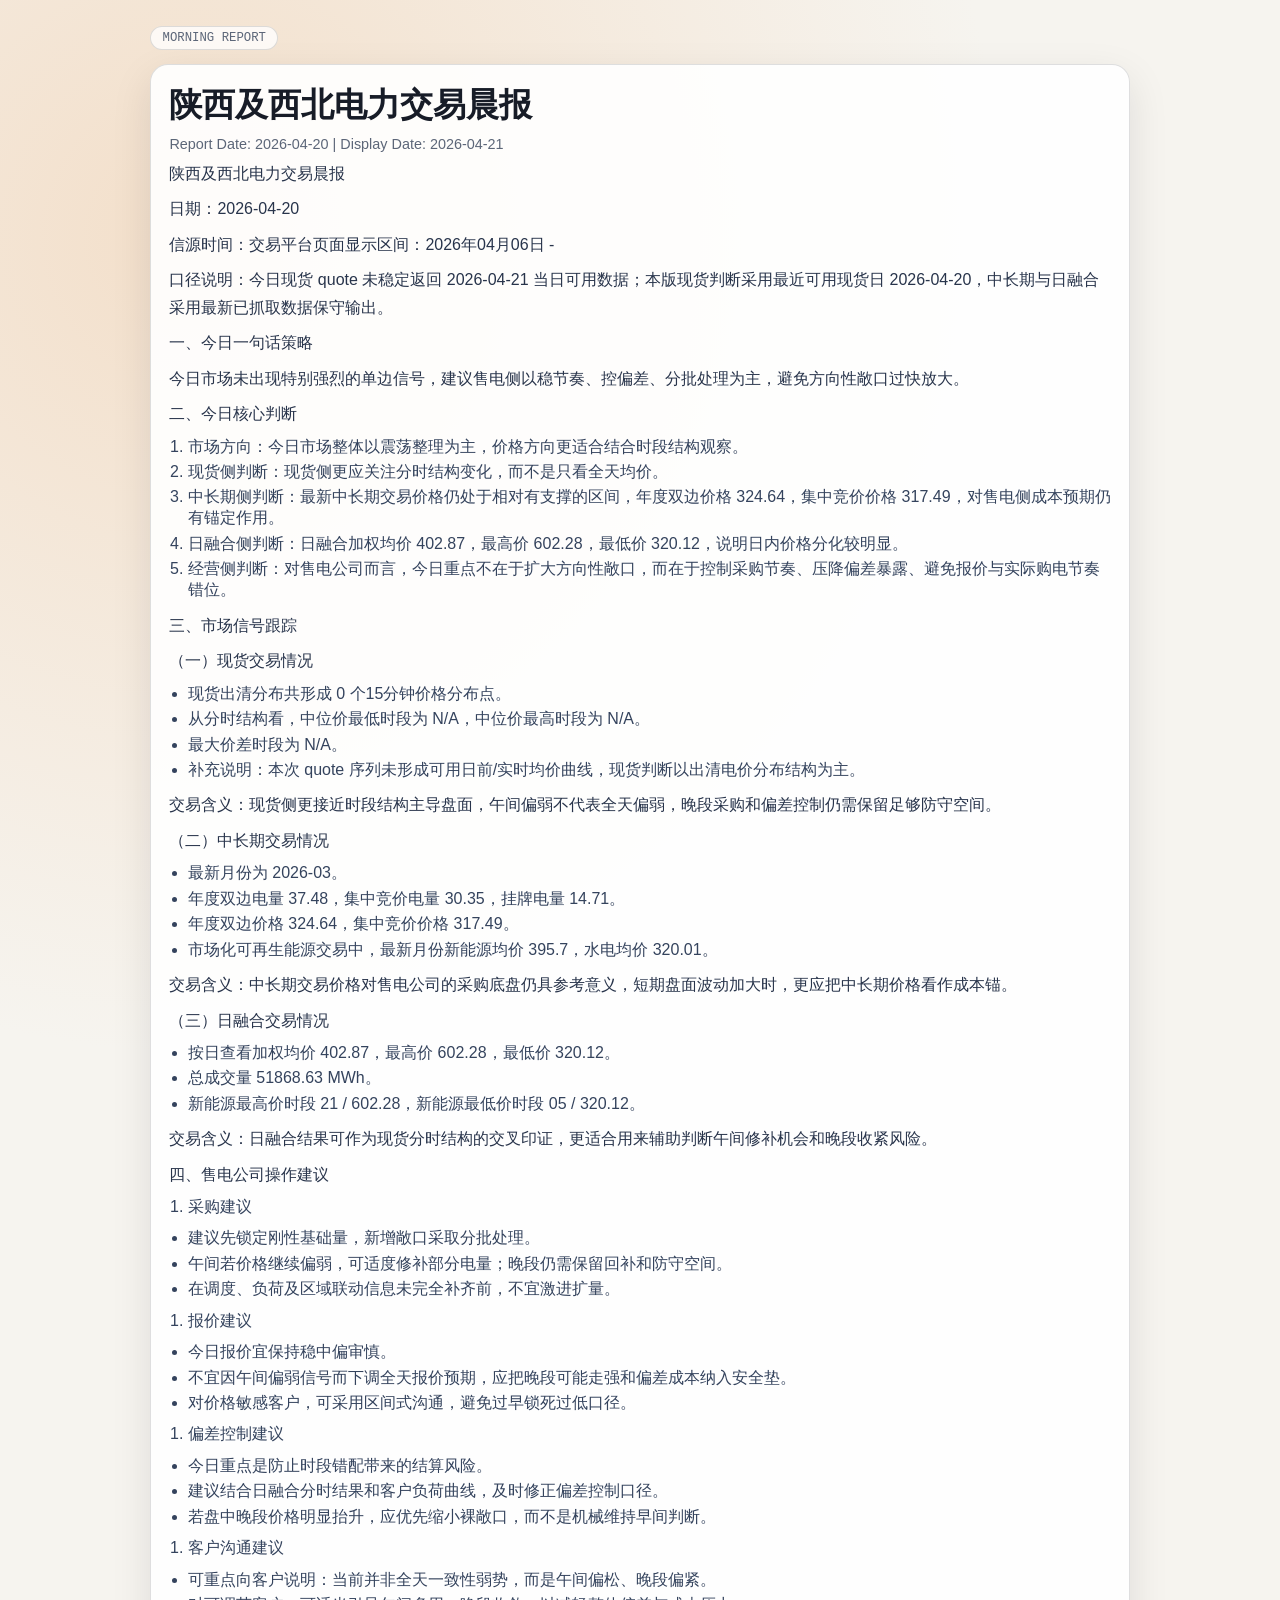
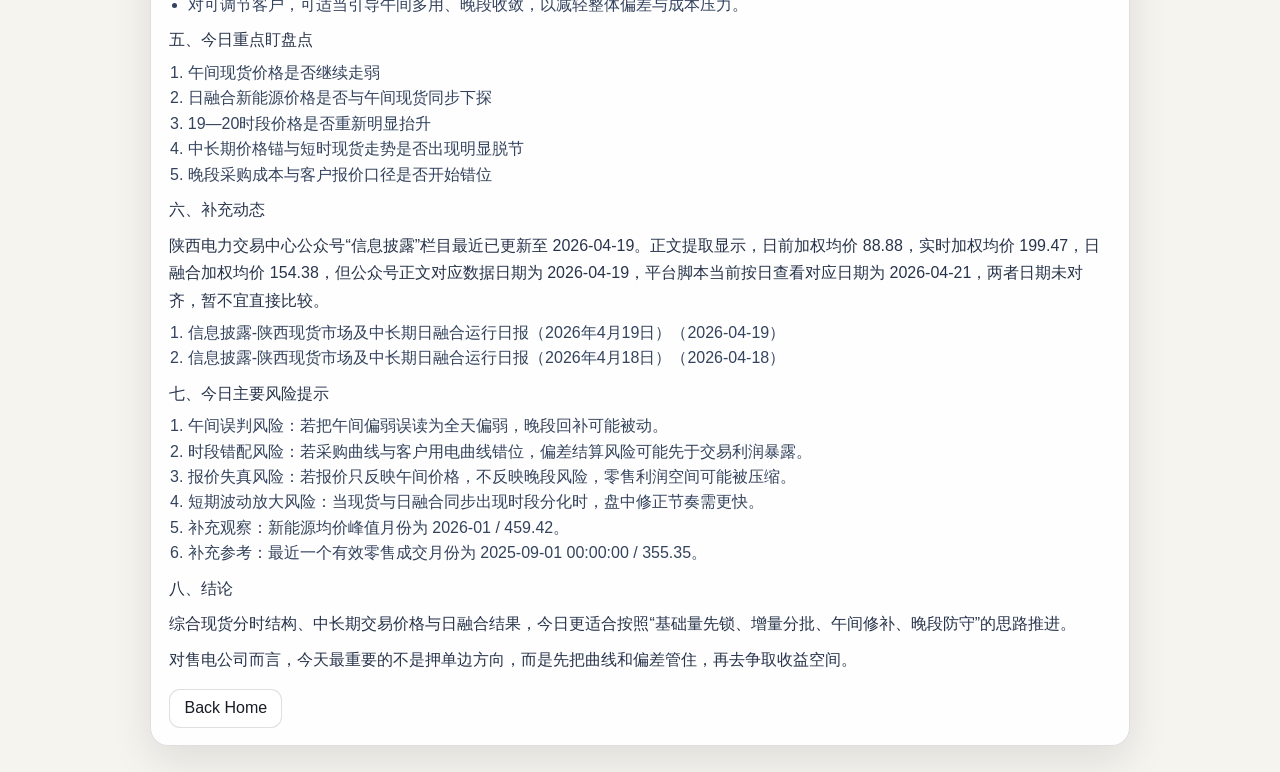
<file: morning/reports/2026-04-20.html>
<!doctype html>
<html lang="zh-CN">
<head>
  <meta charset="utf-8" />
  <meta name="viewport" content="width=device-width, initial-scale=1" />
  <title>陕西及西北电力交易晨报</title>
  <style>
    :root { --ink:#171c27; --muted:#5c6678; --line:rgba(23,28,39,.14); --accent:#c26d3f; --accent2:#1e4fd6; }
    body { margin: 0; font-family: "Trebuchet MS", "Segoe UI Variable", "Noto Sans SC", sans-serif; background:
      radial-gradient(circle at 15% 10%, #f3dfca 0%, #f6f4ef 34%),
      radial-gradient(circle at 88% 82%, #d8e5ff 0%, #f6f4ef 36%),
      linear-gradient(180deg, #f9f7f2 0%, #f4f2ec 100%); color: var(--ink); }
    .wrap { max-width: 980px; margin: 26px auto; padding: 0 16px; }
    .top { margin-bottom: 14px; }
    .badge { display:inline-block; border:1px solid var(--line); border-radius:999px; padding:.25rem .72rem; font-family:"Consolas","Liberation Mono",monospace; font-size:.77rem; color:var(--muted); background:rgba(255,255,255,.78); }
    .card { background: rgba(255,255,255,.9); border-radius: 18px; border: 1px solid var(--line); box-shadow: 0 14px 40px rgba(19,24,34,.1); padding: 1.1rem 1.15rem; }
    h1 { margin: 0 0 8px; font-size: clamp(1.5rem, 2.6vw, 2.1rem); }
    h2 { margin: 1.05rem 0 .5rem; font-size: 1.22rem; border-left: 4px solid var(--accent2); padding-left: .55rem; }
    h3 { margin: .85rem 0 .4rem; font-size: 1rem; color: #24344f; }
    p { margin: .5rem 0; line-height: 1.72; color: #28344b; }
    ul,ol { margin: .55rem 0 .65rem; padding-left: 1.15rem; }
    li { margin: .28rem 0; color: #34435d; }
    .meta { color: var(--muted); margin-bottom: .2rem; font-size: .9rem; }
    .back { margin-top: .95rem; }
    a.btn { display:inline-flex; text-decoration:none; padding:.6rem .88rem; border-radius:11px; border:1px solid var(--line); color:var(--ink); background:rgba(255,255,255,.7); }
  </style>
</head>
<body>
  <div class="wrap">
    <div class="top"><span class="badge">MORNING REPORT</span></div>
    <div class="card">
      <h1>陕西及西北电力交易晨报</h1>
      <div class="meta">Report Date: 2026-04-20 | Display Date: 2026-04-21</div>
      <div class="article">
        <p>陕西及西北电力交易晨报</p>
<p>日期：2026-04-20</p>
<p>信源时间：交易平台页面显示区间：2026年04月06日 -</p>
<p>口径说明：今日现货 quote 未稳定返回 2026-04-21 当日可用数据；本版现货判断采用最近可用现货日 2026-04-20，中长期与日融合采用最新已抓取数据保守输出。</p>
<p>一、今日一句话策略</p>
<p>今日市场未出现特别强烈的单边信号，建议售电侧以稳节奏、控偏差、分批处理为主，避免方向性敞口过快放大。</p>
<p>二、今日核心判断</p>
<ol>
<li>市场方向：今日市场整体以震荡整理为主，价格方向更适合结合时段结构观察。</li>
<li>现货侧判断：现货侧更应关注分时结构变化，而不是只看全天均价。</li>
<li>中长期侧判断：最新中长期交易价格仍处于相对有支撑的区间，年度双边价格 324.64，集中竞价价格 317.49，对售电侧成本预期仍有锚定作用。</li>
<li>日融合侧判断：日融合加权均价 402.87，最高价 602.28，最低价 320.12，说明日内价格分化较明显。</li>
<li>经营侧判断：对售电公司而言，今日重点不在于扩大方向性敞口，而在于控制采购节奏、压降偏差暴露、避免报价与实际购电节奏错位。</li>
</ol>
<p>三、市场信号跟踪</p>
<p>（一）现货交易情况</p>
<ul>
<li>现货出清分布共形成 0 个15分钟价格分布点。</li>
<li>从分时结构看，中位价最低时段为 N/A，中位价最高时段为 N/A。</li>
<li>最大价差时段为 N/A。</li>
<li>补充说明：本次 quote 序列未形成可用日前/实时均价曲线，现货判断以出清电价分布结构为主。</li>
</ul>
<p>交易含义：现货侧更接近时段结构主导盘面，午间偏弱不代表全天偏弱，晚段采购和偏差控制仍需保留足够防守空间。</p>
<p>（二）中长期交易情况</p>
<ul>
<li>最新月份为 2026-03。</li>
<li>年度双边电量 37.48，集中竞价电量 30.35，挂牌电量 14.71。</li>
<li>年度双边价格 324.64，集中竞价价格 317.49。</li>
<li>市场化可再生能源交易中，最新月份新能源均价 395.7，水电均价 320.01。</li>
</ul>
<p>交易含义：中长期交易价格对售电公司的采购底盘仍具参考意义，短期盘面波动加大时，更应把中长期价格看作成本锚。</p>
<p>（三）日融合交易情况</p>
<ul>
<li>按日查看加权均价 402.87，最高价 602.28，最低价 320.12。</li>
<li>总成交量 51868.63 MWh。</li>
<li>新能源最高价时段 21 / 602.28，新能源最低价时段 05 / 320.12。</li>
</ul>
<p>交易含义：日融合结果可作为现货分时结构的交叉印证，更适合用来辅助判断午间修补机会和晚段收紧风险。</p>
<p>四、售电公司操作建议</p>
<ol>
<li>采购建议</li>
</ol>
<ul>
<li>建议先锁定刚性基础量，新增敞口采取分批处理。</li>
<li>午间若价格继续偏弱，可适度修补部分电量；晚段仍需保留回补和防守空间。</li>
<li>在调度、负荷及区域联动信息未完全补齐前，不宜激进扩量。</li>
</ul>
<ol>
<li>报价建议</li>
</ol>
<ul>
<li>今日报价宜保持稳中偏审慎。</li>
<li>不宜因午间偏弱信号而下调全天报价预期，应把晚段可能走强和偏差成本纳入安全垫。</li>
<li>对价格敏感客户，可采用区间式沟通，避免过早锁死过低口径。</li>
</ul>
<ol>
<li>偏差控制建议</li>
</ol>
<ul>
<li>今日重点是防止时段错配带来的结算风险。</li>
<li>建议结合日融合分时结果和客户负荷曲线，及时修正偏差控制口径。</li>
<li>若盘中晚段价格明显抬升，应优先缩小裸敞口，而不是机械维持早间判断。</li>
</ul>
<ol>
<li>客户沟通建议</li>
</ol>
<ul>
<li>可重点向客户说明：当前并非全天一致性弱势，而是午间偏松、晚段偏紧。</li>
<li>对可调节客户，可适当引导午间多用、晚段收敛，以减轻整体偏差与成本压力。</li>
</ul>
<p>五、今日重点盯盘点</p>
<ol>
<li>午间现货价格是否继续走弱</li>
<li>日融合新能源价格是否与午间现货同步下探</li>
<li>19—20时段价格是否重新明显抬升</li>
<li>中长期价格锚与短时现货走势是否出现明显脱节</li>
<li>晚段采购成本与客户报价口径是否开始错位</li>
</ol>
<p>六、补充动态</p>
<p>陕西电力交易中心公众号“信息披露”栏目最近已更新至 2026-04-19。正文提取显示，日前加权均价 88.88，实时加权均价 199.47，日融合加权均价 154.38，但公众号正文对应数据日期为 2026-04-19，平台脚本当前按日查看对应日期为 2026-04-21，两者日期未对齐，暂不宜直接比较。</p>
<ol>
<li>信息披露-陕西现货市场及中长期日融合运行日报（2026年4月19日）（2026-04-19）</li>
<li>信息披露-陕西现货市场及中长期日融合运行日报（2026年4月18日）（2026-04-18）</li>
</ol>
<p>七、今日主要风险提示</p>
<ol>
<li>午间误判风险：若把午间偏弱误读为全天偏弱，晚段回补可能被动。</li>
<li>时段错配风险：若采购曲线与客户用电曲线错位，偏差结算风险可能先于交易利润暴露。</li>
<li>报价失真风险：若报价只反映午间价格，不反映晚段风险，零售利润空间可能被压缩。</li>
<li>短期波动放大风险：当现货与日融合同步出现时段分化时，盘中修正节奏需更快。</li>
<li>补充观察：新能源均价峰值月份为 2026-01 / 459.42。</li>
<li>补充参考：最近一个有效零售成交月份为 2025-09-01 00:00:00 / 355.35。</li>
</ol>
<p>八、结论</p>
<p>综合现货分时结构、中长期交易价格与日融合结果，今日更适合按照“基础量先锁、增量分批、午间修补、晚段防守”的思路推进。</p>
<p>对售电公司而言，今天最重要的不是押单边方向，而是先把曲线和偏差管住，再去争取收益空间。</p>

      </div>
      <div class="back"><a class="btn" href="/">Back Home</a></div>
    </div>
  </div>
</body>
</html>
</file>
<file: styles.css>
﻿:root {
  --bg: #f6f4ef;
  --ink: #171c27;
  --muted: #5c6678;
  --panel: rgba(255, 255, 255, 0.82);
  --line: rgba(23, 28, 39, 0.14);
  --accent: #c26d3f;
  --accent-2: #1e4fd6;
  --radius: 18px;
  --shadow: 0 14px 40px rgba(19, 24, 34, 0.1);
}

* {
  box-sizing: border-box;
}

html,
body {
  margin: 0;
  padding: 0;
}

body {
  font-family: "Trebuchet MS", "Segoe UI Variable", "Noto Sans SC", sans-serif;
  background: radial-gradient(circle at 15% 10%, #f3dfca 0%, var(--bg) 34%),
    radial-gradient(circle at 88% 82%, #d8e5ff 0%, var(--bg) 36%),
    linear-gradient(180deg, #f9f7f2 0%, #f4f2ec 100%);
  color: var(--ink);
  line-height: 1.55;
  min-height: 100vh;
  overflow-x: hidden;
}

.grain {
  position: fixed;
  inset: 0;
  pointer-events: none;
  opacity: 0.1;
  background-image: radial-gradient(#000 0.6px, transparent 0.6px);
  background-size: 3px 3px;
}

.orb {
  position: fixed;
  border-radius: 999px;
  filter: blur(30px);
  opacity: 0.42;
  pointer-events: none;
}

.orb-a {
  width: 220px;
  height: 220px;
  left: -40px;
  top: 8rem;
  background: #d89978;
  animation: driftA 10s ease-in-out infinite;
}

.orb-b {
  width: 260px;
  height: 260px;
  right: -80px;
  bottom: 6rem;
  background: #9db6f4;
  animation: driftB 12s ease-in-out infinite;
}

.wrapper {
  width: 100%;
  padding-left: clamp(16px, 3vw, 44px);
  padding-right: clamp(16px, 3vw, 44px);
  margin: 0 auto;
}

.topbar {
  position: sticky;
  top: 0.8rem;
  z-index: 5;
  margin-top: 0.8rem;
  background: rgba(255, 255, 255, 0.78);
  backdrop-filter: blur(10px);
  border: 1px solid var(--line);
  border-radius: 999px;
  box-shadow: var(--shadow);
  display: flex;
  align-items: center;
  justify-content: space-between;
  padding: 0.7rem 1.2rem;
}

.brand {
  font-family: "Consolas", "Liberation Mono", monospace;
  font-weight: 500;
  color: var(--ink);
  text-decoration: none;
  letter-spacing: 0.12em;
}

nav {
  display: flex;
  gap: 1rem;
}

nav a {
  text-decoration: none;
  color: var(--muted);
  font-size: 0.95rem;
}

nav a:hover {
  color: var(--ink);
  text-decoration: underline;
  text-underline-offset: 3px;
}

.hero {
  margin-top: 5.5rem;
}

.eyebrow {
  font-family: "Consolas", "Liberation Mono", monospace;
  letter-spacing: 0.11em;
  font-size: 0.78rem;
  color: var(--muted);
  margin-bottom: 0.7rem;
}

h1,
h2,
h3 {
  line-height: 1.12;
  margin: 0;
}

h1 {
  font-size: clamp(2rem, 5vw, 4rem);
  max-width: 12ch;
  letter-spacing: -0.02em;
}

.lead {
  max-width: 52ch;
  color: var(--muted);
  font-size: 1.05rem;
  margin-top: 1.2rem;
}

.hero-metrics {
  margin-top: 1.4rem;
  display: grid;
  grid-template-columns: repeat(4, minmax(0, 1fr));
  gap: 0.75rem;
  max-width: 1120px;
}

.metric {
  background: linear-gradient(180deg, rgba(255, 255, 255, 0.94) 0%, rgba(246, 248, 252, 0.9) 100%);
  border: 1px solid var(--line);
  border-radius: 14px;
  padding: 0.75rem 0.9rem;
  box-shadow: 0 8px 22px rgba(20, 24, 35, 0.06);
}

.metric-link {
  text-decoration: none;
  color: inherit;
  transition: transform 180ms ease, border-color 180ms ease, box-shadow 180ms ease;
}

.metric-link:hover {
  transform: translateY(-2px);
  border-color: rgba(30, 79, 214, 0.34);
  box-shadow: 0 10px 24px rgba(20, 24, 35, 0.09);
}

.metric-value {
  display: block;
  font-size: 1.05rem;
  font-weight: 700;
}

.metric-label {
  display: block;
  margin-top: 0.2rem;
  font-size: 0.8rem;
  color: var(--muted);
}

.hero-actions {
  display: flex;
  gap: 0.8rem;
  margin-top: 1.6rem;
}

.btn {
  display: inline-flex;
  align-items: center;
  justify-content: center;
  text-decoration: none;
  padding: 0.72rem 1rem;
  border-radius: 11px;
  font-weight: 500;
  border: 1px solid transparent;
  transition: transform 180ms ease;
}

.btn-solid {
  background: linear-gradient(135deg, #bf764e 0%, #b96436 100%);
  color: #fff;
  box-shadow: 0 8px 18px rgba(191, 118, 78, 0.28);
}

.btn-solid:hover {
  transform: translateY(-1px);
}

.btn-ghost {
  color: var(--ink);
  border-color: rgba(23, 28, 39, 0.2);
  background: rgba(255, 255, 255, 0.62);
}

.section {
  margin-top: 5.2rem;
}

.morning-report {
  background:
    radial-gradient(circle at 8% 12%, rgba(194, 109, 63, 0.1) 0%, rgba(194, 109, 63, 0) 45%),
    radial-gradient(circle at 92% 88%, rgba(30, 79, 214, 0.13) 0%, rgba(30, 79, 214, 0) 42%),
    linear-gradient(135deg, rgba(255, 255, 255, 0.9) 0%, rgba(239, 246, 255, 0.82) 100%);
  border: 1px solid var(--line);
  border-radius: 20px;
  padding: 1.2rem 1.2rem 1.35rem;
}

.morning-head {
  display: flex;
  align-items: flex-end;
  justify-content: space-between;
  gap: 1rem;
}

.morning-date {
  display: inline-flex;
  align-items: center;
  justify-content: center;
  border: 1px solid rgba(23, 28, 39, 0.18);
  border-radius: 999px;
  background: rgba(255, 255, 255, 0.76);
  font-family: "Consolas", "Liberation Mono", monospace;
  font-size: 0.78rem;
  color: var(--muted);
  padding: 0.3rem 0.7rem;
}

.morning-line {
  margin-top: 0.8rem;
  color: #2b3446;
  font-size: 1rem;
}

.morning-grid {
  margin-top: 1rem;
  display: grid;
  grid-template-columns: repeat(2, minmax(0, 1fr));
  gap: 0.85rem;
}

.morning-card {
  background: rgba(255, 255, 255, 0.82);
  border: 1px solid rgba(23, 28, 39, 0.15);
  border-radius: 14px;
  padding: 0.8rem 0.85rem;
  box-shadow: 0 8px 20px rgba(20, 24, 35, 0.06);
}

.morning-card-title {
  margin: 0;
  font-family: "Consolas", "Liberation Mono", monospace;
  font-size: 0.78rem;
  letter-spacing: 0.08em;
  color: #2a56c7;
}

.morning-list {
  margin: 0.55rem 0 0;
  padding-left: 1.05rem;
}

.morning-list li {
  margin: 0.28rem 0;
  color: #3d4a62;
  font-size: 0.92rem;
}

.morning-footer {
  margin-top: 0.95rem;
  display: flex;
  align-items: center;
  gap: 0.8rem;
}

.morning-meta {
  font-size: 0.82rem;
  color: #66758f;
}

.effort-tools {
  margin-top: 1rem;
  display: grid;
  grid-template-columns: repeat(3, minmax(0, 1fr));
  gap: 0.75rem;
}

.effort-item {
  color: inherit;
  text-decoration: none;
  text-align: left;
  border: 1px solid rgba(23, 28, 39, 0.18);
  border-radius: 14px;
  background: rgba(255, 255, 255, 0.8);
  box-shadow: 0 8px 22px rgba(20, 24, 35, 0.06);
  padding: 0.8rem 0.9rem;
  cursor: pointer;
}

.effort-item:hover {
  border-color: rgba(30, 79, 214, 0.34);
}

.effort-item-title {
  display: block;
  font-weight: 700;
  color: #233048;
}

.effort-date {
  font-family: "Consolas", "Liberation Mono", monospace;
  font-size: 0.8rem;
  color: #5c6678;
  margin-left: 0.35rem;
}

.effort-item-desc {
  display: block;
  margin-top: 0.2rem;
  font-size: 0.84rem;
  color: #66758f;
}

.morning-panel {
  margin-top: 1rem;
}

.hidden {
  display: none !important;
}

.section-head h2 {
  margin-top: 0.2rem;
  font-size: clamp(1.5rem, 3vw, 2.2rem);
}

.cards {
  display: grid;
  grid-template-columns: repeat(3, 1fr);
  gap: 1rem;
  margin-top: 1.4rem;
}

.card {
  background: linear-gradient(180deg, rgba(255, 255, 255, 0.88) 0%, rgba(253, 253, 253, 0.78) 100%);
  border: 1px solid var(--line);
  border-radius: var(--radius);
  padding: 1rem;
  box-shadow: var(--shadow);
  transition: transform 180ms ease, border-color 180ms ease;
}

.card:hover {
  transform: translateY(-3px);
  border-color: rgba(30, 79, 214, 0.34);
}

.tag {
  margin: 0;
  font-family: "Consolas", "Liberation Mono", monospace;
  font-size: 0.74rem;
  color: #2a56c7;
}

.card h3 {
  margin-top: 0.3rem;
  font-size: 1.18rem;
}

.card p:last-child {
  color: var(--muted);
  margin-bottom: 0;
}

.split {
  display: grid;
  grid-template-columns: 1.1fr 1fr;
  gap: 1.2rem;
  align-items: start;
}

.split p {
  color: var(--muted);
  margin: 0.4rem 0 0;
}

.contact {
  background: linear-gradient(135deg, #f9f0e8 0%, #edf2ff 100%);
  border: 1px solid var(--line);
  border-radius: 24px;
  padding: 1.4rem;
}

.contact p {
  color: var(--muted);
}

.mail {
  display: inline-block;
  margin-top: 0.4rem;
  text-decoration: none;
  font-family: "Consolas", "Liberation Mono", monospace;
  font-size: 1.02rem;
  color: var(--ink);
  border-bottom: 2px solid #bf764e;
}

.footer {
  margin: 3rem auto 1.5rem;
  color: var(--muted);
  display: flex;
  justify-content: space-between;
  gap: 0.8rem;
  font-size: 0.85rem;
}

.reveal {
  opacity: 0;
  transform: translateY(18px);
}

.reveal.show {
  opacity: 1;
  transform: translateY(0);
  transition: opacity 500ms ease, transform 500ms ease;
}

@keyframes driftA {
  0%,
  100% {
    transform: translateY(0);
  }
  50% {
    transform: translateY(18px);
  }
}

@keyframes driftB {
  0%,
  100% {
    transform: translateX(0);
  }
  50% {
    transform: translateX(-22px);
  }
}

@media (max-width: 860px) {
  nav {
    gap: 0.6rem;
  }

  .hero {
    margin-top: 4rem;
  }

  .hero-metrics {
    grid-template-columns: 1fr;
    max-width: 100%;
  }

  .cards {
    grid-template-columns: 1fr;
  }

  .morning-grid {
    grid-template-columns: 1fr;
  }

  .effort-tools {
    grid-template-columns: 1fr;
  }

  .split {
    grid-template-columns: 1fr;
  }

  .footer {
    flex-direction: column;
    align-items: flex-start;
  }
}

@media (max-width: 540px) {
  .topbar {
    border-radius: 16px;
    flex-direction: column;
    align-items: flex-start;
    gap: 0.6rem;
  }

  nav {
    width: 100%;
    justify-content: space-between;
  }

  .hero-actions {
    width: 100%;
    flex-direction: column;
  }

  .morning-head {
    flex-direction: column;
    align-items: flex-start;
  }

  .morning-footer {
    flex-direction: column;
    align-items: flex-start;
  }

  .btn {
    width: 100%;
  }
}

@media (prefers-reduced-motion: reduce) {
  .orb-a,
  .orb-b {
    animation: none;
  }

  .card,
  .btn {
    transition: none;
  }

  .reveal,
  .reveal.show {
    transition: none;
    opacity: 1;
    transform: none;
  }
}
</file>
